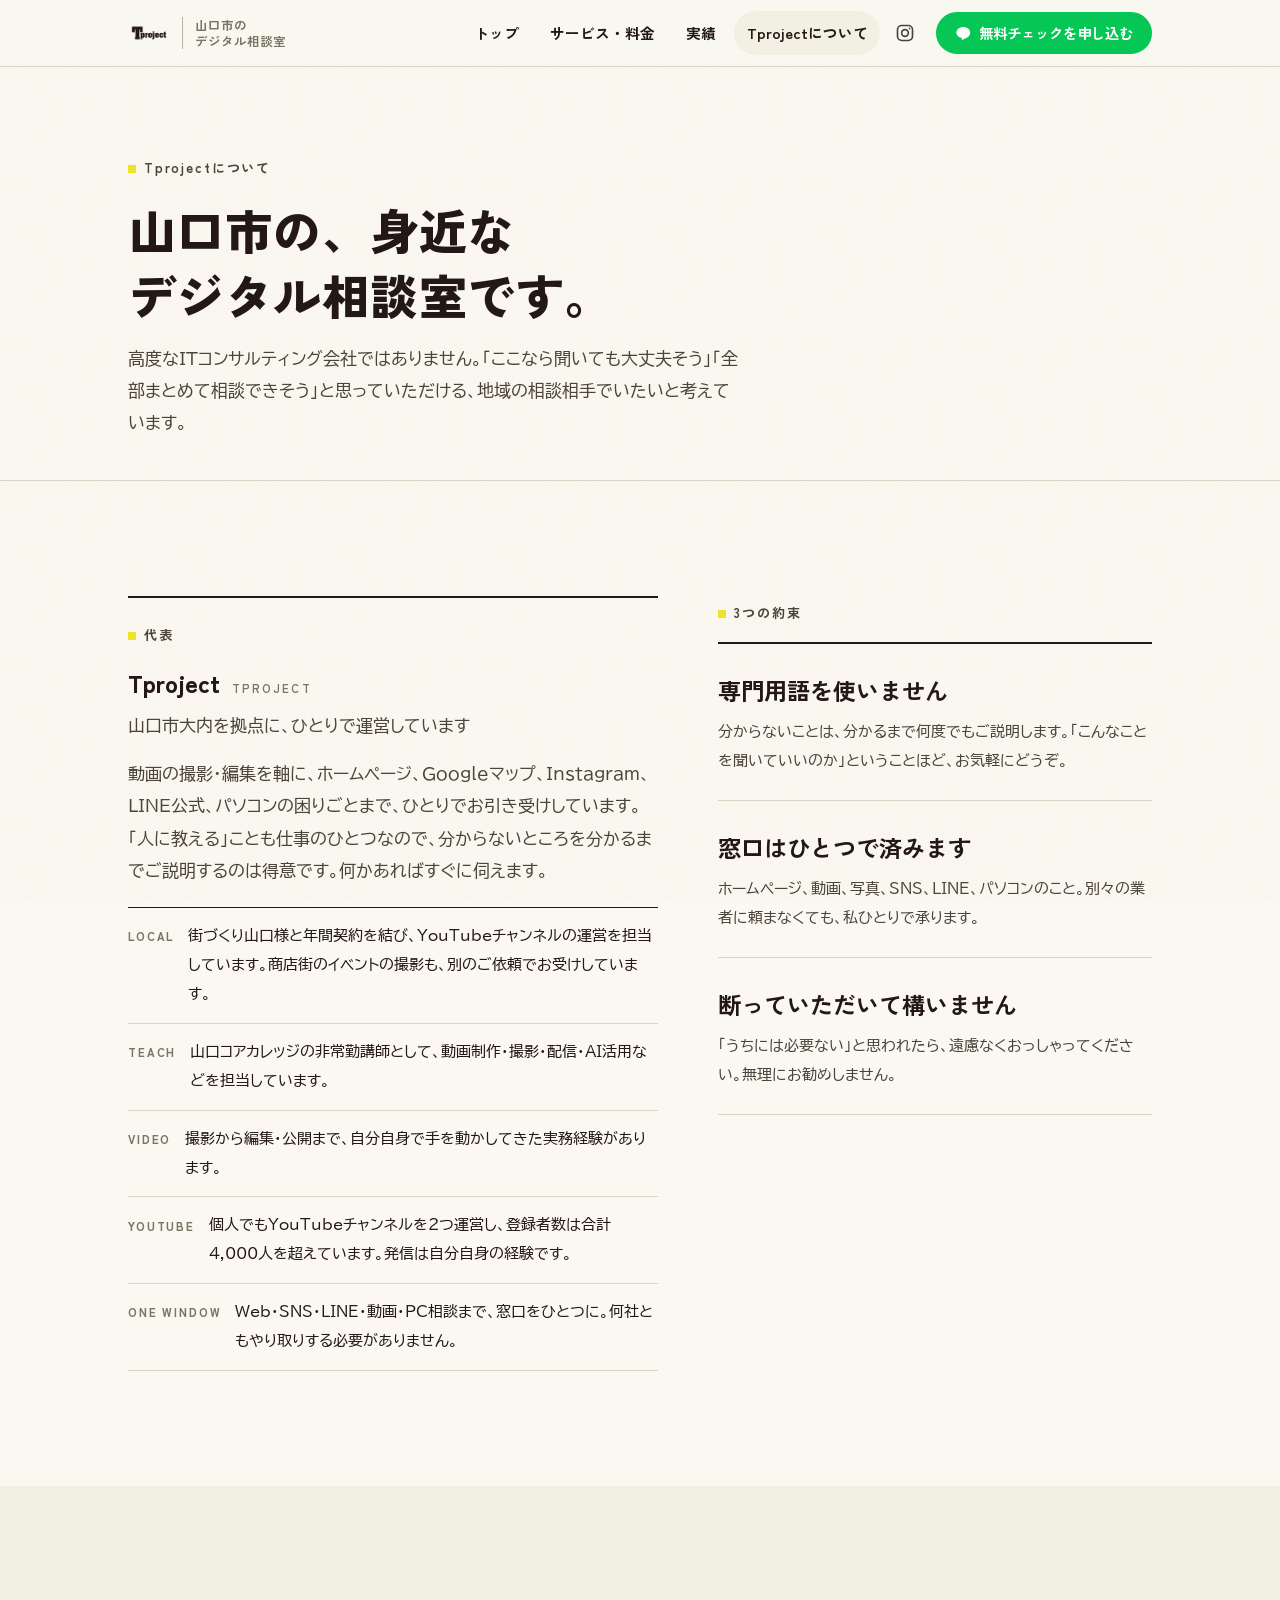
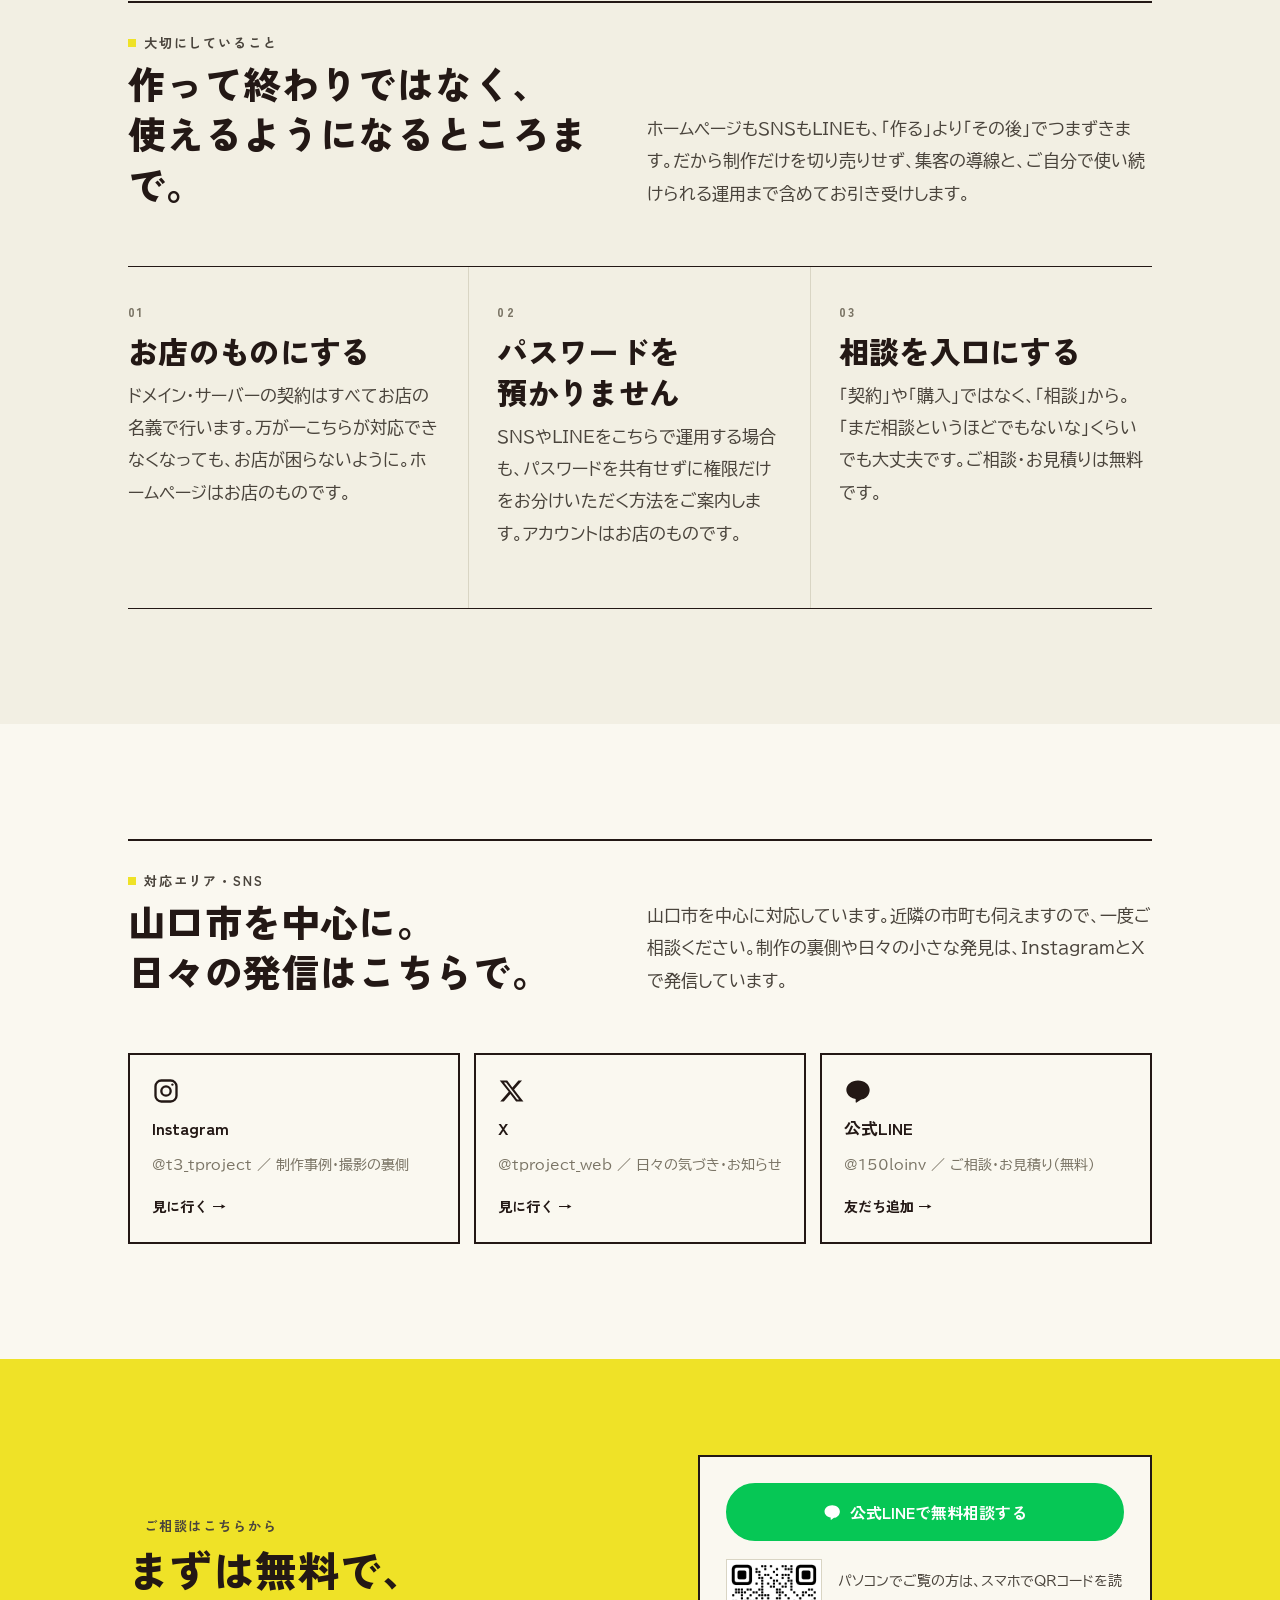
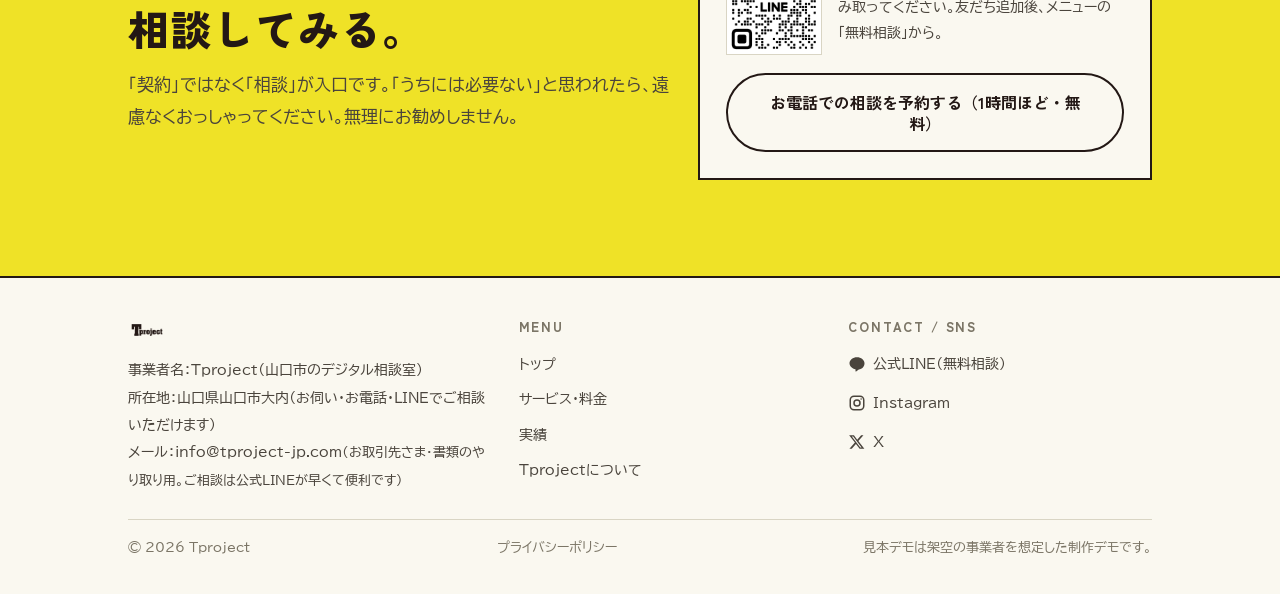
<file: about/index.html>
<!doctype html>
<html lang="ja">
<head>
<meta charset="utf-8">
<meta name="viewport" content="width=device-width, initial-scale=1">
<title>Tprojectについて｜山口市のデジタル相談室</title>
<meta name="description" content="Tprojectは、山口市の店舗・小規模事業者のための身近なデジタル相談室です。動画制作・撮影・Web・LINE・PC相談まで、ひとりの窓口でお引き受けします。">
<link rel="canonical" href="https://tproject-jp.com/about/">
<meta property="og:type" content="website">
<meta property="og:site_name" content="Tproject｜山口市のデジタル相談室">
<meta property="og:title" content="Tprojectについて">
<meta property="og:description" content="山口市の、身近なデジタル相談室。専門用語を使わず、窓口はひとつ。断っていただいて構いません。">
<meta property="og:url" content="https://tproject-jp.com/about/">
<meta property="og:image" content="https://tproject-jp.com/assets/img/og.png">
<meta name="twitter:card" content="summary_large_image">
<link rel="icon" href="../assets/img/favicon.png" type="image/png">
<link rel="apple-touch-icon" href="../assets/img/apple-touch-icon.png">
<link rel="preconnect" href="https://fonts.googleapis.com">
<link rel="preconnect" href="https://fonts.gstatic.com" crossorigin>
<link rel="stylesheet" href="https://fonts.googleapis.com/css2?family=Zen+Kaku+Gothic+New:wght@700;900&family=BIZ+UDPGothic:wght@400;700&display=swap">
<link rel="stylesheet" href="../assets/css/site.css?v=20261009">
<!-- Google tag (gtag.js) -->
<script async src="https://www.googletagmanager.com/gtag/js?id=G-36PFMJ6QZH"></script>
<script>
  window.dataLayer = window.dataLayer || [];
  function gtag(){dataLayer.push(arguments);}
  gtag('js', new Date());

  gtag('config', 'G-36PFMJ6QZH');
</script>
<!-- 構造化データ（Google向け） -->
<script type="application/ld+json">
{
 "@context": "https://schema.org",
 "@graph": [
  {
   "@type": "ProfessionalService",
   "@id": "https://tproject-jp.com/#business",
   "name": "Tproject",
   "alternateName": "Tproject｜山口市のデジタル相談室",
   "description": "山口市の店舗・小規模事業者向けに、ホームページ制作・Googleマップ・Instagram・LINE公式・写真・動画までまとめてサポートするデジタル相談窓口。作って終わりではなく、使えるようになるところまで。",
   "url": "https://tproject-jp.com/",
   "logo": "https://tproject-jp.com/assets/img/logo_black.png",
   "image": "https://tproject-jp.com/assets/img/og.png",
   "email": "info@tproject-jp.com",
   "address": {
    "@type": "PostalAddress",
    "addressLocality": "山口市",
    "addressRegion": "山口県",
    "addressCountry": "JP"
   },
   "areaServed": [
    {
     "@type": "City",
     "name": "山口市"
    },
    {
     "@type": "AdministrativeArea",
     "name": "山口県"
    }
   ],
   "priceRange": "¥¥",
   "sameAs": [
    "https://www.instagram.com/t3_tproject",
    "https://x.com/tproject_web",
    "https://line.me/R/ti/p/@150loinv"
   ],
   "knowsAbout": [
    "ホームページ制作",
    "Googleビジネスプロフィール",
    "Instagram運用",
    "LINE公式アカウント",
    "写真・動画撮影"
   ],
   "makesOffer": [
    {
     "@type": "Offer",
     "itemOffered": {
      "@type": "Service",
      "name": "ホームページ制作",
      "areaServed": "山口市"
     }
    },
    {
     "@type": "Offer",
     "itemOffered": {
      "@type": "Service",
      "name": "Googleマップ（ビジネスプロフィール）整備",
      "areaServed": "山口市"
     }
    },
    {
     "@type": "Offer",
     "itemOffered": {
      "@type": "Service",
      "name": "Instagram運用サポート",
      "areaServed": "山口市"
     }
    },
    {
     "@type": "Offer",
     "itemOffered": {
      "@type": "Service",
      "name": "LINE公式アカウント構築",
      "areaServed": "山口市"
     }
    },
    {
     "@type": "Offer",
     "itemOffered": {
      "@type": "Service",
      "name": "写真・動画撮影",
      "areaServed": "山口市"
     }
    }
   ]
  },
  {
   "@type": "WebSite",
   "@id": "https://tproject-jp.com/#website",
   "url": "https://tproject-jp.com/",
   "name": "Tproject｜山口市のデジタル相談室",
   "inLanguage": "ja",
   "publisher": {
    "@id": "https://tproject-jp.com/#business"
   }
  },
  {
   "@type": "BreadcrumbList",
   "itemListElement": [
    {
     "@type": "ListItem",
     "position": 1,
     "name": "トップ",
     "item": "https://tproject-jp.com/"
    },
    {
     "@type": "ListItem",
     "position": 2,
     "name": "Tprojectについて",
     "item": "https://tproject-jp.com/about/"
    }
   ]
  },
  {
   "@type": "WebPage",
   "@id": "https://tproject-jp.com/about/",
   "url": "https://tproject-jp.com/about/",
   "name": "Tprojectについて｜Tproject 山口市のデジタル相談室",
   "isPartOf": {
    "@id": "https://tproject-jp.com/#website"
   },
   "about": {
    "@id": "https://tproject-jp.com/#business"
   },
   "inLanguage": "ja"
  }
 ]
}
</script>
</head>
<body>

<header class="site-head">
  <div class="wrap">
    <a class="brand" href="../" aria-label="Tproject トップへ">
      <img src="../assets/img/logo_black.png" alt="Tproject" width="800" height="500">
      <small>山口市の<br>デジタル相談室</small>
    </a>
    <nav class="nav" aria-label="メインメニュー">
      <a href="../">トップ</a>
      <a href="../services/">サービス・料金</a>
      <a href="../works/">実績</a>
      <a href="./" aria-current="page">Tprojectについて</a>
      <a class="sns" href="https://www.instagram.com/t3_tproject" target="_blank" rel="noopener" aria-label="Instagram">
        <svg viewBox="0 0 24 24" fill="none" stroke="currentColor" stroke-width="2" stroke-linecap="round" stroke-linejoin="round" aria-hidden="true"><rect x="3" y="3" width="18" height="18" rx="5"/><circle cx="12" cy="12" r="4"/><circle cx="17.5" cy="6.5" r="1" fill="currentColor" stroke="none"/></svg>
      </a>
      <a class="btn line" href="https://line.me/R/ti/p/@150loinv" target="_blank" rel="noopener">
        <svg viewBox="0 0 24 24" fill="currentColor" aria-hidden="true"><path d="M12 3C6.5 3 2 6.6 2 11c0 3.9 3.4 7.2 8 7.9v2.6c0 .4.5.6.8.4l3.6-2.5C18.9 18.9 22 15.3 22 11c0-4.4-4.5-8-10-8z"/></svg>
        無料チェックを申し込む
      </a>
    </nav>
    <button class="menu-btn" aria-expanded="false" aria-controls="drawer"><i></i>メニュー</button>
  </div>
  <div class="drawer" id="drawer" data-open="false">
    <div class="wrap">
      <a href="../">トップ</a>
      <a href="../services/">サービス・料金</a>
      <a href="../works/">実績</a>
      <a href="./">Tprojectについて</a>
      <div class="drawer-sns">
        <a href="https://www.instagram.com/t3_tproject" target="_blank" rel="noopener"><svg viewBox="0 0 24 24" fill="none" stroke="currentColor" stroke-width="2" stroke-linecap="round" stroke-linejoin="round" aria-hidden="true"><rect x="3" y="3" width="18" height="18" rx="5"/><circle cx="12" cy="12" r="4"/><circle cx="17.5" cy="6.5" r="1" fill="currentColor" stroke="none"/></svg>Instagram</a>
        <a href="https://x.com/tproject_web" target="_blank" rel="noopener"><svg viewBox="0 0 24 24" fill="currentColor" aria-hidden="true"><path d="M17.5 3h3.1l-6.8 7.8L21.8 21h-6.3l-4.9-6.4L5 21H1.9l7.3-8.3L1.5 3h6.4l4.4 5.9L17.5 3zm-1.1 16.2h1.7L6.9 4.7H5.1l11.3 14.5z"/></svg>X</a>
      </div>
      <a class="btn line" href="https://line.me/R/ti/p/@150loinv" target="_blank" rel="noopener">公式LINEで無料チェック</a>
    </div>
  </div>
</header>

<main>

<section class="page-head">
  <div class="wrap">
    <p class="kicker">Tprojectについて</p>
    <h1>山口市の、身近な<br>デジタル相談室です。</h1>
    <p class="lead">高度なITコンサルティング会社ではありません。「ここなら聞いても大丈夫そう」「全部まとめて相談できそう」と思っていただける、地域の相談相手でいたいと考えています。</p>
  </div>
</section>

<!-- ========== プロフィール ========== -->
<section class="sec" id="profile">
  <div class="wrap">
    <div class="about-grid">
      <div class="profile reveal">
        <p class="kicker">代表</p>
        <p class="name" style="margin-top:10px">Tproject<small>TPROJECT</small></p>
        <p class="role">山口市大内を拠点に、ひとりで運営しています</p>
        <p class="bio">動画の撮影・編集を軸に、ホームページ、Googleマップ、Instagram、LINE公式、パソコンの困りごとまで、ひとりでお引き受けしています。「人に教える」ことも仕事のひとつなので、分からないところを分かるまでご説明するのは得意です。何かあればすぐに伺えます。</p>
        <ul class="facts">
          <li><b>LOCAL</b><span>街づくり山口様と年間契約を結び、YouTubeチャンネルの運営を担当しています。商店街のイベントの撮影も、別のご依頼でお受けしています。</span></li>
          <li><b>TEACH</b><span>山口コアカレッジの非常勤講師として、動画制作・撮影・配信・AI活用などを担当しています。</span></li>
          <li><b>VIDEO</b><span>撮影から編集・公開まで、自分自身で手を動かしてきた実務経験があります。</span></li>
          <li><b>YOUTUBE</b><span>個人でもYouTubeチャンネルを2つ運営し、登録者数は合計4,000人を超えています。発信は自分自身の経験です。</span></li>
          <li><b>ONE WINDOW</b><span>Web・SNS・LINE・動画・PC相談まで、窓口をひとつに。何社ともやり取りする必要がありません。</span></li>
        </ul>
      </div>

      <div class="reveal">
        <p class="kicker">3つの約束</p>
        <ul class="vow" style="margin-top:14px">
          <li><b>専門用語を使いません</b><p>分からないことは、分かるまで何度でもご説明します。「こんなことを聞いていいのか」ということほど、お気軽にどうぞ。</p></li>
          <li><b>窓口はひとつで済みます</b><p>ホームページ、動画、写真、SNS、LINE、パソコンのこと。別々の業者に頼まなくても、私ひとりで承ります。</p></li>
          <li><b>断っていただいて構いません</b><p>「うちには必要ない」と思われたら、遠慮なくおっしゃってください。無理にお勧めしません。</p></li>
        </ul>
      </div>
    </div>
  </div>
</section>

<!-- ========== 考え方 ========== -->
<section class="sec" id="policy" style="background:var(--paper-2)">
  <div class="wrap">
    <div class="sec-head reveal">
      <div>
        <p class="kicker">大切にしていること</p>
        <h2>作って終わりではなく、<br>使えるようになるところまで。</h2>
      </div>
      <p class="lead">ホームページもSNSもLINEも、「作る」より「その後」でつまずきます。だから制作だけを切り売りせず、集客の導線と、ご自分で使い続けられる運用まで含めてお引き受けします。</p>
    </div>
    <div class="three reveal">
      <div>
        <p class="num">01</p>
        <h3>お店のものにする</h3>
        <p class="d">ドメイン・サーバーの契約はすべてお店の名義で行います。万が一こちらが対応できなくなっても、お店が困らないように。ホームページはお店のものです。</p>
      </div>
      <div>
        <p class="num">02</p>
        <h3>パスワードを預かりません</h3>
        <p class="d">SNSやLINEをこちらで運用する場合も、パスワードを共有せずに権限だけをお分けいただく方法をご案内します。アカウントはお店のものです。</p>
      </div>
      <div>
        <p class="num">03</p>
        <h3>相談を入口にする</h3>
        <p class="d">「契約」や「購入」ではなく、「相談」から。「まだ相談というほどでもないな」くらいでも大丈夫です。ご相談・お見積りは無料です。</p>
      </div>
    </div>
  </div>
</section>

<!-- ========== 対応エリア・SNS ========== -->
<section class="sec" id="sns">
  <div class="wrap">
    <div class="sec-head reveal">
      <div>
        <p class="kicker">対応エリア・SNS</p>
        <h2>山口市を中心に。<br>日々の発信はこちらで。</h2>
      </div>
      <p class="lead">山口市を中心に対応しています。近隣の市町も伺えますので、一度ご相談ください。制作の裏側や日々の小さな発見は、InstagramとXで発信しています。</p>
    </div>
    <div class="sns-cards reveal">
      <a class="sns-card" href="https://www.instagram.com/t3_tproject" target="_blank" rel="noopener">
        <svg viewBox="0 0 24 24" fill="none" stroke="currentColor" stroke-width="2" stroke-linecap="round" stroke-linejoin="round" aria-hidden="true"><rect x="3" y="3" width="18" height="18" rx="5"/><circle cx="12" cy="12" r="4"/><circle cx="17.5" cy="6.5" r="1" fill="currentColor" stroke="none"/></svg>
        <b>Instagram</b>
        <small>@t3_tproject ／ 制作事例・撮影の裏側</small>
        <span class="go">見に行く</span>
      </a>
      <a class="sns-card" href="https://x.com/tproject_web" target="_blank" rel="noopener">
        <svg viewBox="0 0 24 24" fill="currentColor" aria-hidden="true"><path d="M17.5 3h3.1l-6.8 7.8L21.8 21h-6.3l-4.9-6.4L5 21H1.9l7.3-8.3L1.5 3h6.4l4.4 5.9L17.5 3zm-1.1 16.2h1.7L6.9 4.7H5.1l11.3 14.5z"/></svg>
        <b>X</b>
        <small>@tproject_web ／ 日々の気づき・お知らせ</small>
        <span class="go">見に行く</span>
      </a>
      <a class="sns-card" href="https://line.me/R/ti/p/@150loinv" target="_blank" rel="noopener">
        <svg viewBox="0 0 24 24" fill="currentColor" aria-hidden="true"><path d="M12 3C6.5 3 2 6.6 2 11c0 3.9 3.4 7.2 8 7.9v2.6c0 .4.5.6.8.4l3.6-2.5C18.9 18.9 22 15.3 22 11c0-4.4-4.5-8-10-8z"/></svg>
        <b>公式LINE</b>
        <small>@150loinv ／ ご相談・お見積り（無料）</small>
        <span class="go">友だち追加</span>
      </a>
    </div>
  </div>
</section>

<!-- ========== CTA ========== -->
<section class="cta" id="contact">
  <div class="wrap">
    <div class="reveal">
      <p class="kicker">ご相談はこちらから</p>
      <h2>まずは無料で、<br>相談してみる。</h2>
      <p>「契約」ではなく「相談」が入口です。「うちには必要ない」と思われたら、遠慮なくおっしゃってください。無理にお勧めしません。</p>
    </div>
    <div class="cta-box reveal">
      <a class="btn line" href="https://line.me/R/ti/p/@150loinv" target="_blank" rel="noopener">
        <svg viewBox="0 0 24 24" fill="currentColor" aria-hidden="true"><path d="M12 3C6.5 3 2 6.6 2 11c0 3.9 3.4 7.2 8 7.9v2.6c0 .4.5.6.8.4l3.6-2.5C18.9 18.9 22 15.3 22 11c0-4.4-4.5-8-10-8z"/></svg>
        公式LINEで無料相談する
      </a>
      <div class="qr">
        <img src="../assets/img/line_qr.png" alt="Tproject 公式LINE 友だち追加QRコード" width="540" height="540">
        <span>パソコンでご覧の方は、スマホでQRコードを読み取ってください。友だち追加後、メニューの「無料相談」から。</span>
      </div>
      <a class="btn ghost" href="https://calendar.app.google/cQAvLjoAgpNMy3as5" target="_blank" rel="noopener">お電話での相談を予約する<br class="brk">（1時間ほど・無料）</a>
    </div>
  </div>
</section>

</main>

<footer class="site-foot">
  <div class="wrap">
    <div>
      <a class="brand" href="../"><img src="../assets/img/logo_black.png" alt="Tproject" width="800" height="500"></a>
      <p style="margin-top:14px">事業者名：Tproject（山口市のデジタル相談室）<br>所在地：山口県山口市大内（お伺い・お電話・LINEでご相談いただけます）<br>メール：<a href="mailto:info@tproject-jp.com">info@tproject-jp.com</a><span style="font-size:.88em">（お取引先さま・書類のやり取り用。ご相談は公式LINEが早くて便利です）</span></p>
    </div>
    <div>
      <h4>MENU</h4>
      <ul>
        <li><a href="../">トップ</a></li>
        <li><a href="../services/">サービス・料金</a></li>
        <li><a href="../works/">実績</a></li>
        <li><a href="./">Tprojectについて</a></li>
      </ul>
    </div>
    <div>
      <h4>CONTACT / SNS</h4>
      <ul class="sns">
        <li><a href="https://line.me/R/ti/p/@150loinv" target="_blank" rel="noopener"><svg viewBox="0 0 24 24" fill="currentColor" aria-hidden="true"><path d="M12 3C6.5 3 2 6.6 2 11c0 3.9 3.4 7.2 8 7.9v2.6c0 .4.5.6.8.4l3.6-2.5C18.9 18.9 22 15.3 22 11c0-4.4-4.5-8-10-8z"/></svg>公式LINE（無料相談）</a></li>
        <li><a href="https://www.instagram.com/t3_tproject" target="_blank" rel="noopener"><svg viewBox="0 0 24 24" fill="none" stroke="currentColor" stroke-width="2" stroke-linecap="round" aria-hidden="true"><rect x="3" y="3" width="18" height="18" rx="5"/><circle cx="12" cy="12" r="4"/><circle cx="17.5" cy="6.5" r="1" fill="currentColor" stroke="none"/></svg>Instagram</a></li>
        <li><a href="https://x.com/tproject_web" target="_blank" rel="noopener"><svg viewBox="0 0 24 24" fill="currentColor" aria-hidden="true"><path d="M17.5 3h3.1l-6.8 7.8L21.8 21h-6.3l-4.9-6.4L5 21H1.9l7.3-8.3L1.5 3h6.4l4.4 5.9L17.5 3zm-1.1 16.2h1.7L6.9 4.7H5.1l11.3 14.5z"/></svg>X</a></li>
      </ul>
    </div>
    <div class="copy">
      <span>© <span id="year">2026</span> Tproject</span>
      <span><a href="/privacy/">プライバシーポリシー</a></span>
      <span>見本デモは架空の事業者を想定した制作デモです。</span>
    </div>
  </div>
</footer>

<!-- 浮くLINEボタン（スマホ専用。ヘッダーのボタンが隠れる幅で唯一の常時導線） -->
<a class="line-float" href="https://line.me/R/ti/p/@150loinv" target="_blank" rel="noopener" aria-label="公式LINEで無料相談する">
  <span class="ic"><svg viewBox="0 0 24 24" fill="currentColor" aria-hidden="true"><path d="M12 3C6.5 3 2 6.6 2 11c0 3.9 3.4 7.2 8 7.9v2.6c0 .4.5.6.8.4l3.6-2.5C18.9 18.9 22 15.3 22 11c0-4.4-4.5-8-10-8z"/></svg></span>
  <span class="tx">無料チェック<small>公式LINE・まだ決めていなくてOK</small></span>
</a>

<script src="../assets/js/site.js?v=20261009" defer></script>
</body>
</html>
</file>
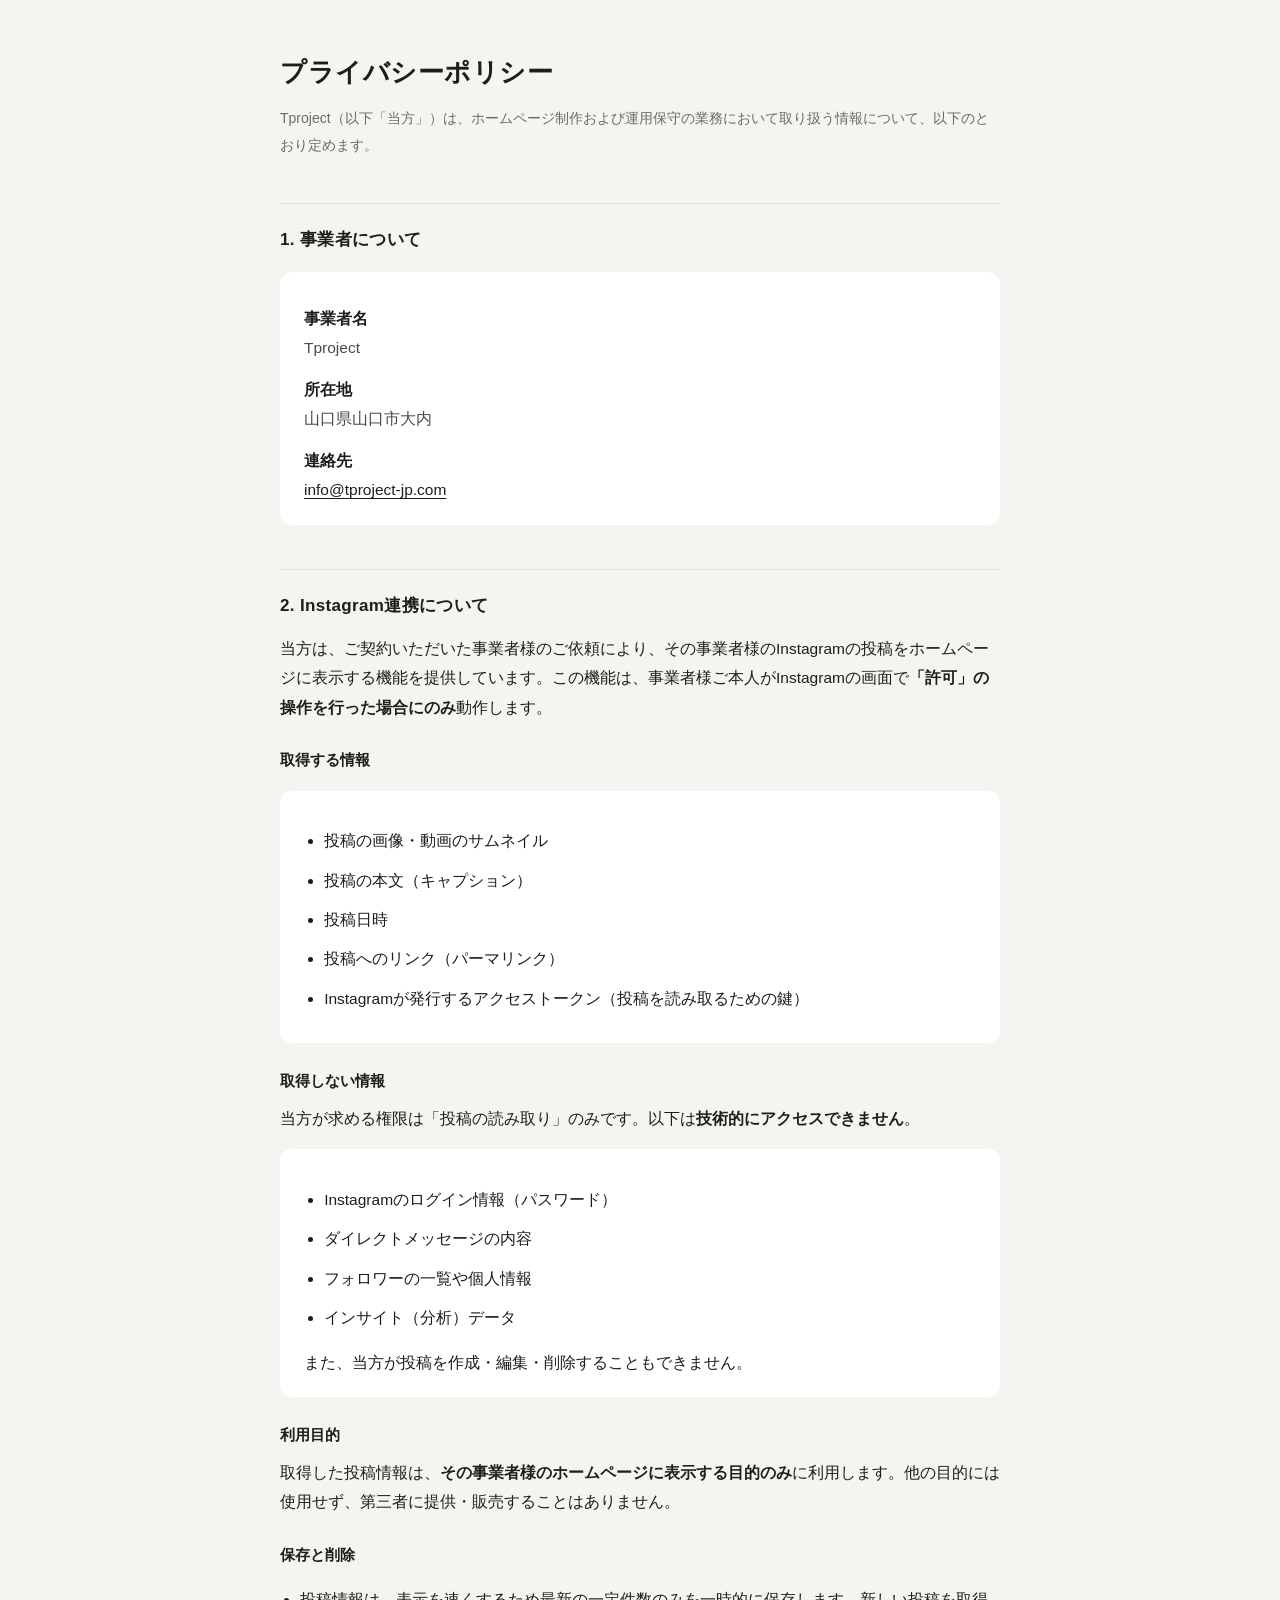
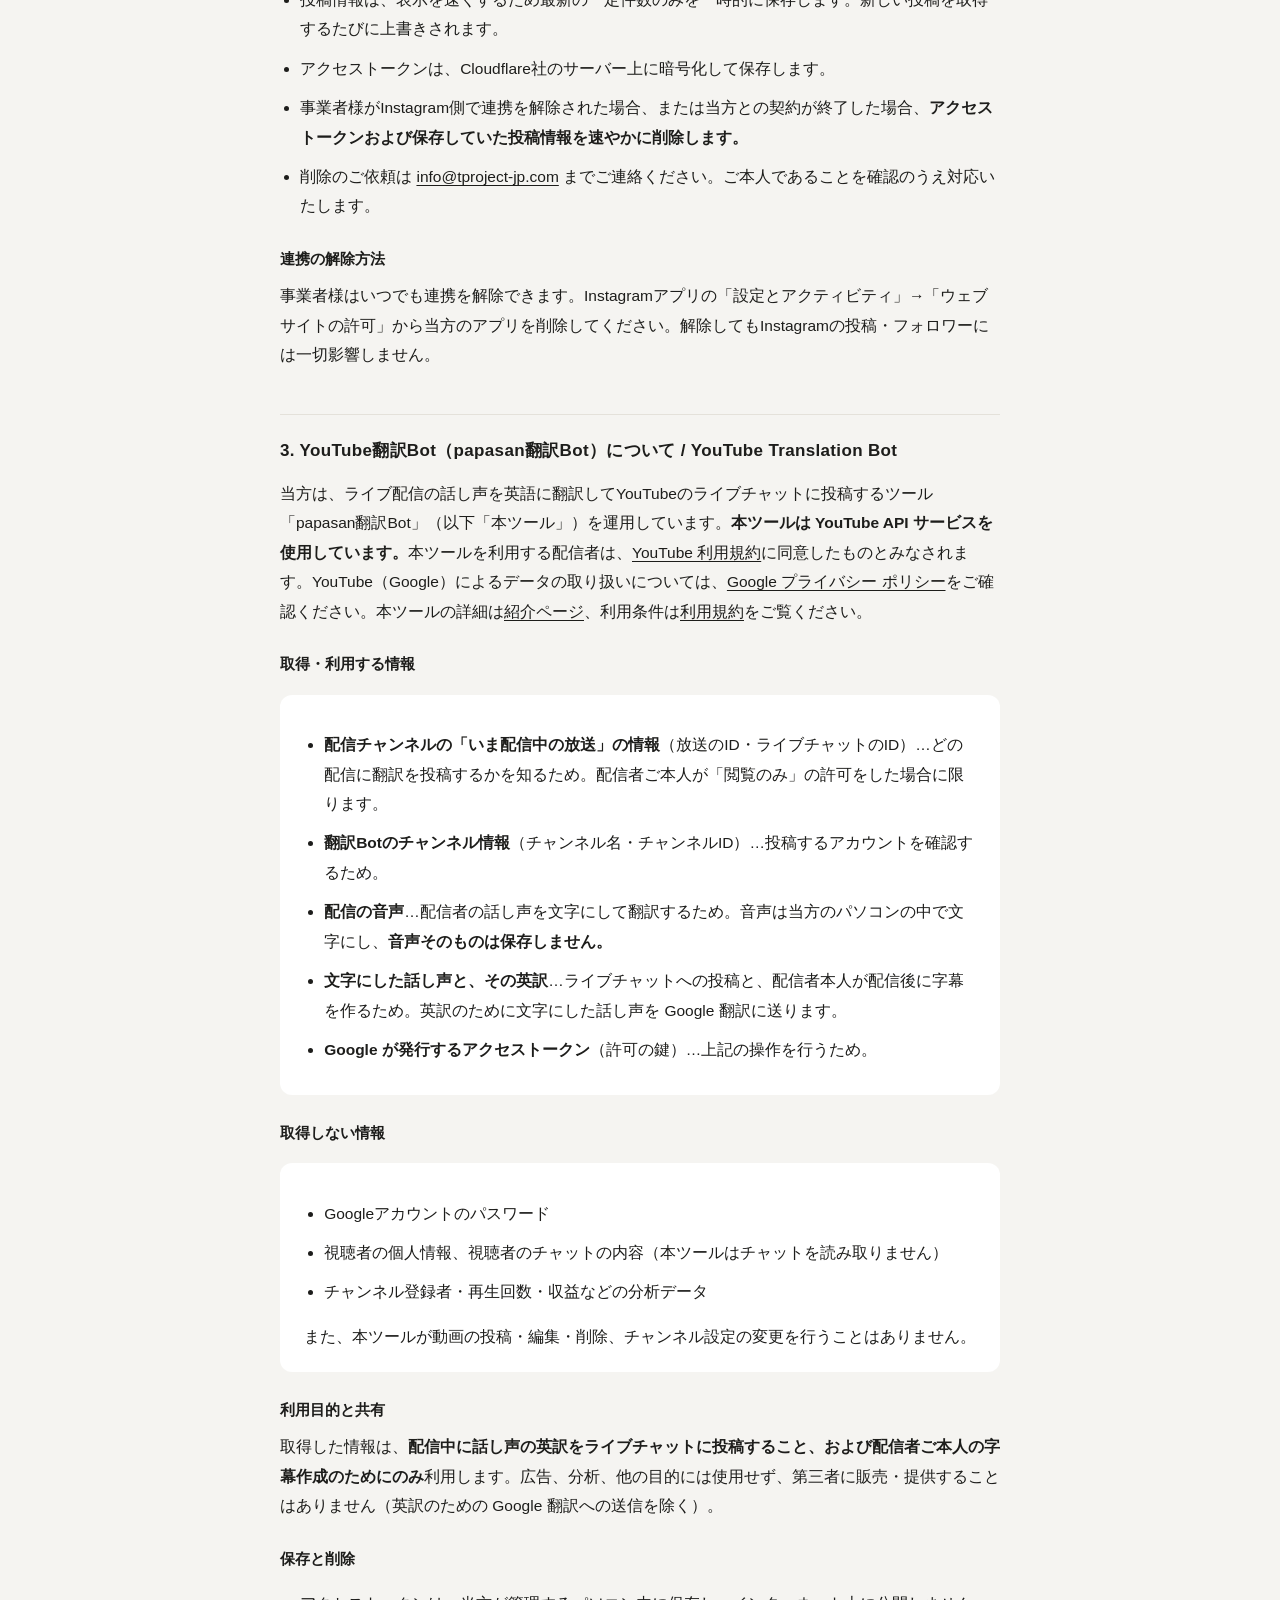
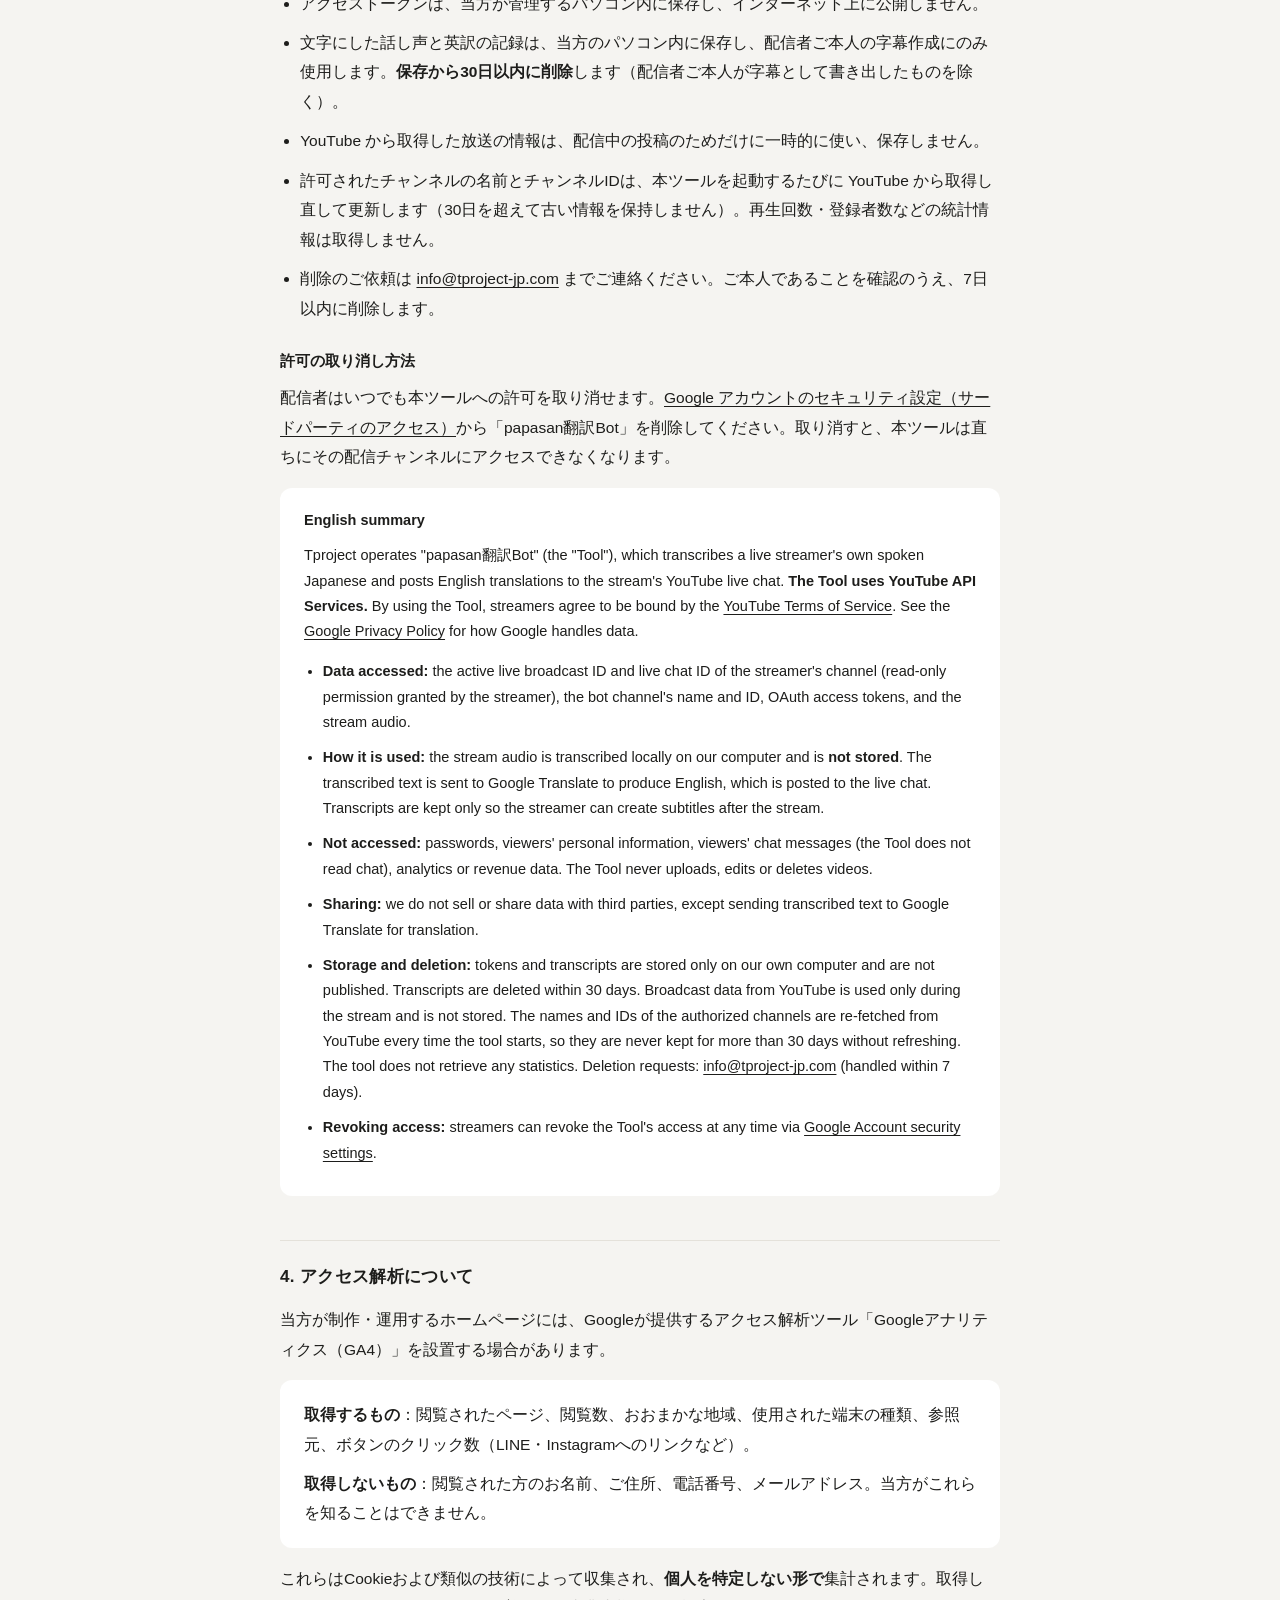
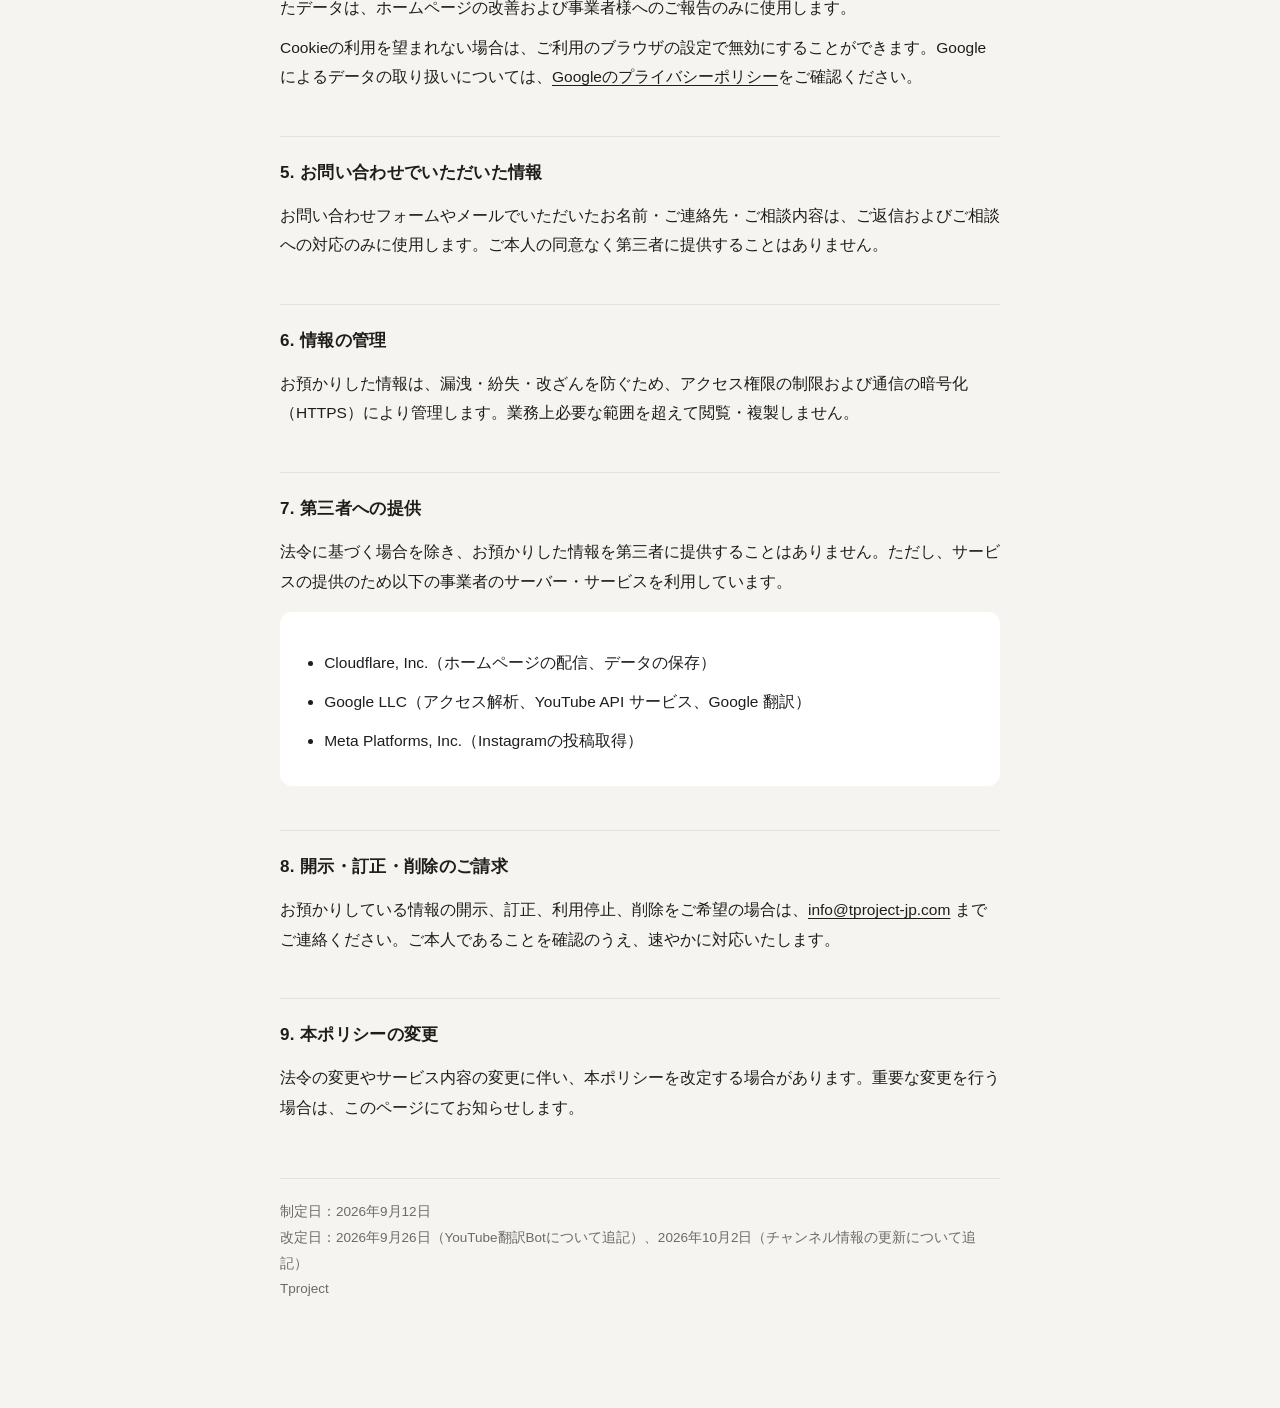
<file: privacy/index.html>
<!doctype html>
<html lang="ja">
<head>
<meta charset="utf-8">
<meta name="viewport" content="width=device-width,initial-scale=1">
<title>プライバシーポリシー｜Tproject</title>
<meta name="description" content="Tprojectがお客様および事業者様の情報をどのように取り扱うかについて定めたものです。">
<style>
  :root { color-scheme: light; }
  * { box-sizing: border-box; }
  body {
    margin: 0;
    padding: 48px 20px 96px;
    background: #f5f4f1;
    color: #1d1d1b;
    font-family: -apple-system, BlinkMacSystemFont, "Hiragino Sans", "Noto Sans JP", sans-serif;
    line-height: 1.9;
    font-size: 15.5px;
  }
  .wrap { max-width: 720px; margin: 0 auto; }
  h1 { font-size: 26px; letter-spacing: .02em; margin: 0 0 8px; }
  .lead { color: #6b6b66; font-size: 14px; margin: 0 0 40px; }
  h2 {
    font-size: 17px; margin: 44px 0 12px; padding-top: 20px;
    border-top: 1px solid #e4e1da; letter-spacing: .02em;
  }
  h3 { font-size: 15px; margin: 24px 0 8px; }
  p, li { margin: 0 0 10px; }
  ul { padding-left: 1.3em; }
  .box {
    background: #fff; border-radius: 12px; padding: 20px 24px; margin: 16px 0;
  }
  .box p:last-child, .box ul:last-child { margin-bottom: 0; }
  dl { margin: 0; }
  dt { font-weight: 600; margin-top: 12px; }
  dd { margin: 0 0 0 0; color: #4a4a45; }
  .box[lang="en"] { font-size: 14.5px; line-height: 1.75; }
  .date { margin-top: 56px; padding-top: 20px; border-top: 1px solid #e4e1da; font-size: 13.5px; color: #6b6b66; }
  a { color: #1d1d1b; text-underline-offset: 3px; }
  strong { font-weight: 600; }
</style>
</head>
<body>
<div class="wrap">

  <h1>プライバシーポリシー</h1>
  <p class="lead">Tproject（以下「当方」）は、ホームページ制作および運用保守の業務において取り扱う情報について、以下のとおり定めます。</p>

  <h2>1. 事業者について</h2>
  <div class="box">
    <dl>
      <dt>事業者名</dt><dd>Tproject</dd>
      <dt>所在地</dt><dd>山口県山口市大内</dd>
      <dt>連絡先</dt><dd><a href="mailto:info@tproject-jp.com">info@tproject-jp.com</a></dd>
    </dl>
  </div>

  <h2>2. Instagram連携について</h2>

  <p>当方は、ご契約いただいた事業者様のご依頼により、その事業者様のInstagramの投稿をホームページに表示する機能を提供しています。この機能は、事業者様ご本人がInstagramの画面で<strong>「許可」の操作を行った場合にのみ</strong>動作します。</p>

  <h3>取得する情報</h3>
  <div class="box">
    <ul>
      <li>投稿の画像・動画のサムネイル</li>
      <li>投稿の本文（キャプション）</li>
      <li>投稿日時</li>
      <li>投稿へのリンク（パーマリンク）</li>
      <li>Instagramが発行するアクセストークン（投稿を読み取るための鍵）</li>
    </ul>
  </div>

  <h3>取得しない情報</h3>
  <p>当方が求める権限は「投稿の読み取り」のみです。以下は<strong>技術的にアクセスできません</strong>。</p>
  <div class="box">
    <ul>
      <li>Instagramのログイン情報（パスワード）</li>
      <li>ダイレクトメッセージの内容</li>
      <li>フォロワーの一覧や個人情報</li>
      <li>インサイト（分析）データ</li>
    </ul>
    <p>また、当方が投稿を作成・編集・削除することもできません。</p>
  </div>

  <h3>利用目的</h3>
  <p>取得した投稿情報は、<strong>その事業者様のホームページに表示する目的のみ</strong>に利用します。他の目的には使用せず、第三者に提供・販売することはありません。</p>

  <h3>保存と削除</h3>
  <ul>
    <li>投稿情報は、表示を速くするため最新の一定件数のみを一時的に保存します。新しい投稿を取得するたびに上書きされます。</li>
    <li>アクセストークンは、Cloudflare社のサーバー上に暗号化して保存します。</li>
    <li>事業者様がInstagram側で連携を解除された場合、または当方との契約が終了した場合、<strong>アクセストークンおよび保存していた投稿情報を速やかに削除します。</strong></li>
    <li>削除のご依頼は <a href="mailto:info@tproject-jp.com">info@tproject-jp.com</a> までご連絡ください。ご本人であることを確認のうえ対応いたします。</li>
  </ul>

  <h3>連携の解除方法</h3>
  <p>事業者様はいつでも連携を解除できます。Instagramアプリの「設定とアクティビティ」→「ウェブサイトの許可」から当方のアプリを削除してください。解除してもInstagramの投稿・フォロワーには一切影響しません。</p>

  <h2 id="youtube">3. YouTube翻訳Bot（papasan翻訳Bot）について / YouTube Translation Bot</h2>

  <p>当方は、ライブ配信の話し声を英語に翻訳してYouTubeのライブチャットに投稿するツール「papasan翻訳Bot」（以下「本ツール」）を運用しています。<strong>本ツールは YouTube API サービスを使用しています。</strong>本ツールを利用する配信者は、<a href="https://www.youtube.com/t/terms" target="_blank" rel="noopener">YouTube 利用規約</a>に同意したものとみなされます。YouTube（Google）によるデータの取り扱いについては、<a href="https://policies.google.com/privacy" target="_blank" rel="noopener">Google プライバシー ポリシー</a>をご確認ください。本ツールの詳細は<a href="/translation-bot/">紹介ページ</a>、利用条件は<a href="/terms/">利用規約</a>をご覧ください。</p>

  <h3>取得・利用する情報</h3>
  <div class="box">
    <ul>
      <li><strong>配信チャンネルの「いま配信中の放送」の情報</strong>（放送のID・ライブチャットのID）…どの配信に翻訳を投稿するかを知るため。配信者ご本人が「閲覧のみ」の許可をした場合に限ります。</li>
      <li><strong>翻訳Botのチャンネル情報</strong>（チャンネル名・チャンネルID）…投稿するアカウントを確認するため。</li>
      <li><strong>配信の音声</strong>…配信者の話し声を文字にして翻訳するため。音声は当方のパソコンの中で文字にし、<strong>音声そのものは保存しません。</strong></li>
      <li><strong>文字にした話し声と、その英訳</strong>…ライブチャットへの投稿と、配信者本人が配信後に字幕を作るため。英訳のために文字にした話し声を Google 翻訳に送ります。</li>
      <li><strong>Google が発行するアクセストークン</strong>（許可の鍵）…上記の操作を行うため。</li>
    </ul>
  </div>

  <h3>取得しない情報</h3>
  <div class="box">
    <ul>
      <li>Googleアカウントのパスワード</li>
      <li>視聴者の個人情報、視聴者のチャットの内容（本ツールはチャットを読み取りません）</li>
      <li>チャンネル登録者・再生回数・収益などの分析データ</li>
    </ul>
    <p>また、本ツールが動画の投稿・編集・削除、チャンネル設定の変更を行うことはありません。</p>
  </div>

  <h3>利用目的と共有</h3>
  <p>取得した情報は、<strong>配信中に話し声の英訳をライブチャットに投稿すること、および配信者ご本人の字幕作成のためにのみ</strong>利用します。広告、分析、他の目的には使用せず、第三者に販売・提供することはありません（英訳のための Google 翻訳への送信を除く）。</p>

  <h3>保存と削除</h3>
  <ul>
    <li>アクセストークンは、当方が管理するパソコン内に保存し、インターネット上に公開しません。</li>
    <li>文字にした話し声と英訳の記録は、当方のパソコン内に保存し、配信者ご本人の字幕作成にのみ使用します。<strong>保存から30日以内に削除</strong>します（配信者ご本人が字幕として書き出したものを除く）。</li>
    <li>YouTube から取得した放送の情報は、配信中の投稿のためだけに一時的に使い、保存しません。</li>
    <li>許可されたチャンネルの名前とチャンネルIDは、本ツールを起動するたびに YouTube から取得し直して更新します（30日を超えて古い情報を保持しません）。再生回数・登録者数などの統計情報は取得しません。</li>
    <li>削除のご依頼は <a href="mailto:info@tproject-jp.com">info@tproject-jp.com</a> までご連絡ください。ご本人であることを確認のうえ、7日以内に削除します。</li>
  </ul>

  <h3>許可の取り消し方法</h3>
  <p>配信者はいつでも本ツールへの許可を取り消せます。<a href="https://security.google.com/settings/security/permissions" target="_blank" rel="noopener">Google アカウントのセキュリティ設定（サードパーティのアクセス）</a>から「papasan翻訳Bot」を削除してください。取り消すと、本ツールは直ちにその配信チャンネルにアクセスできなくなります。</p>

  <div class="box" lang="en">
    <p><strong>English summary</strong></p>
    <p>Tproject operates "papasan翻訳Bot" (the "Tool"), which transcribes a live streamer's own spoken Japanese and posts English translations to the stream's YouTube live chat. <strong>The Tool uses YouTube API Services.</strong> By using the Tool, streamers agree to be bound by the <a href="https://www.youtube.com/t/terms" target="_blank" rel="noopener">YouTube Terms of Service</a>. See the <a href="https://policies.google.com/privacy" target="_blank" rel="noopener">Google Privacy Policy</a> for how Google handles data.</p>
    <ul>
      <li><strong>Data accessed:</strong> the active live broadcast ID and live chat ID of the streamer's channel (read-only permission granted by the streamer), the bot channel's name and ID, OAuth access tokens, and the stream audio.</li>
      <li><strong>How it is used:</strong> the stream audio is transcribed locally on our computer and is <strong>not stored</strong>. The transcribed text is sent to Google Translate to produce English, which is posted to the live chat. Transcripts are kept only so the streamer can create subtitles after the stream.</li>
      <li><strong>Not accessed:</strong> passwords, viewers' personal information, viewers' chat messages (the Tool does not read chat), analytics or revenue data. The Tool never uploads, edits or deletes videos.</li>
      <li><strong>Sharing:</strong> we do not sell or share data with third parties, except sending transcribed text to Google Translate for translation.</li>
      <li><strong>Storage and deletion:</strong> tokens and transcripts are stored only on our own computer and are not published. Transcripts are deleted within 30 days. Broadcast data from YouTube is used only during the stream and is not stored. The names and IDs of the authorized channels are re-fetched from YouTube every time the tool starts, so they are never kept for more than 30 days without refreshing. The tool does not retrieve any statistics. Deletion requests: <a href="mailto:info@tproject-jp.com">info@tproject-jp.com</a> (handled within 7 days).</li>
      <li><strong>Revoking access:</strong> streamers can revoke the Tool's access at any time via <a href="https://security.google.com/settings/security/permissions" target="_blank" rel="noopener">Google Account security settings</a>.</li>
    </ul>
  </div>

  <h2>4. アクセス解析について</h2>

  <p>当方が制作・運用するホームページには、Googleが提供するアクセス解析ツール「Googleアナリティクス（GA4）」を設置する場合があります。</p>

  <div class="box">
    <p><strong>取得するもの</strong>：閲覧されたページ、閲覧数、おおまかな地域、使用された端末の種類、参照元、ボタンのクリック数（LINE・Instagramへのリンクなど）。</p>
    <p><strong>取得しないもの</strong>：閲覧された方のお名前、ご住所、電話番号、メールアドレス。当方がこれらを知ることはできません。</p>
  </div>

  <p>これらはCookieおよび類似の技術によって収集され、<strong>個人を特定しない形で</strong>集計されます。取得したデータは、ホームページの改善および事業者様へのご報告のみに使用します。</p>

  <p>Cookieの利用を望まれない場合は、ご利用のブラウザの設定で無効にすることができます。Googleによるデータの取り扱いについては、<a href="https://policies.google.com/privacy" target="_blank" rel="noopener">Googleのプライバシーポリシー</a>をご確認ください。</p>

  <h2>5. お問い合わせでいただいた情報</h2>
  <p>お問い合わせフォームやメールでいただいたお名前・ご連絡先・ご相談内容は、ご返信およびご相談への対応のみに使用します。ご本人の同意なく第三者に提供することはありません。</p>

  <h2>6. 情報の管理</h2>
  <p>お預かりした情報は、漏洩・紛失・改ざんを防ぐため、アクセス権限の制限および通信の暗号化（HTTPS）により管理します。業務上必要な範囲を超えて閲覧・複製しません。</p>

  <h2>7. 第三者への提供</h2>
  <p>法令に基づく場合を除き、お預かりした情報を第三者に提供することはありません。ただし、サービスの提供のため以下の事業者のサーバー・サービスを利用しています。</p>
  <div class="box">
    <ul>
      <li>Cloudflare, Inc.（ホームページの配信、データの保存）</li>
      <li>Google LLC（アクセス解析、YouTube API サービス、Google 翻訳）</li>
      <li>Meta Platforms, Inc.（Instagramの投稿取得）</li>
    </ul>
  </div>

  <h2>8. 開示・訂正・削除のご請求</h2>
  <p>お預かりしている情報の開示、訂正、利用停止、削除をご希望の場合は、<a href="mailto:info@tproject-jp.com">info@tproject-jp.com</a> までご連絡ください。ご本人であることを確認のうえ、速やかに対応いたします。</p>

  <h2>9. 本ポリシーの変更</h2>
  <p>法令の変更やサービス内容の変更に伴い、本ポリシーを改定する場合があります。重要な変更を行う場合は、このページにてお知らせします。</p>

  <p class="date">
    制定日：2026年9月12日<br>
    改定日：2026年9月26日（YouTube翻訳Botについて追記）、2026年10月2日（チャンネル情報の更新について追記）<br>
    Tproject
  </p>

</div>
</body>
</html>
</file>
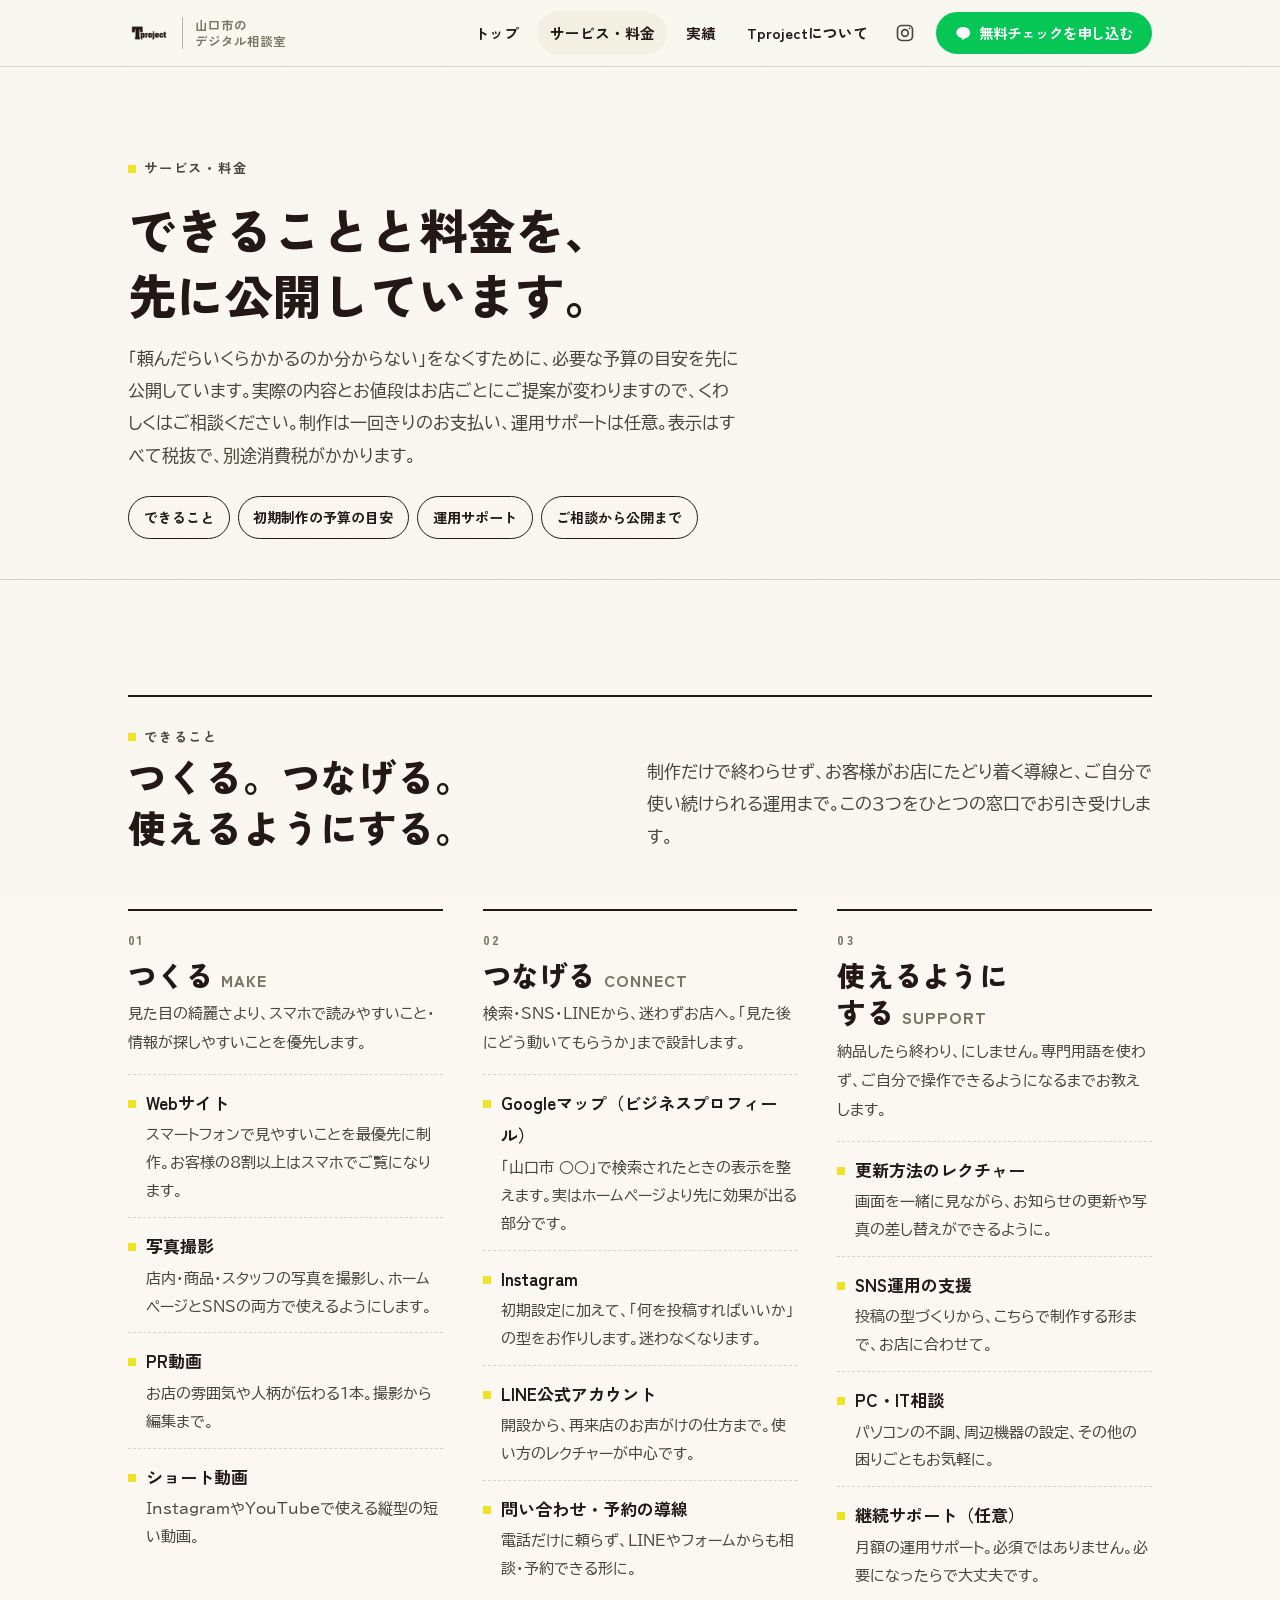
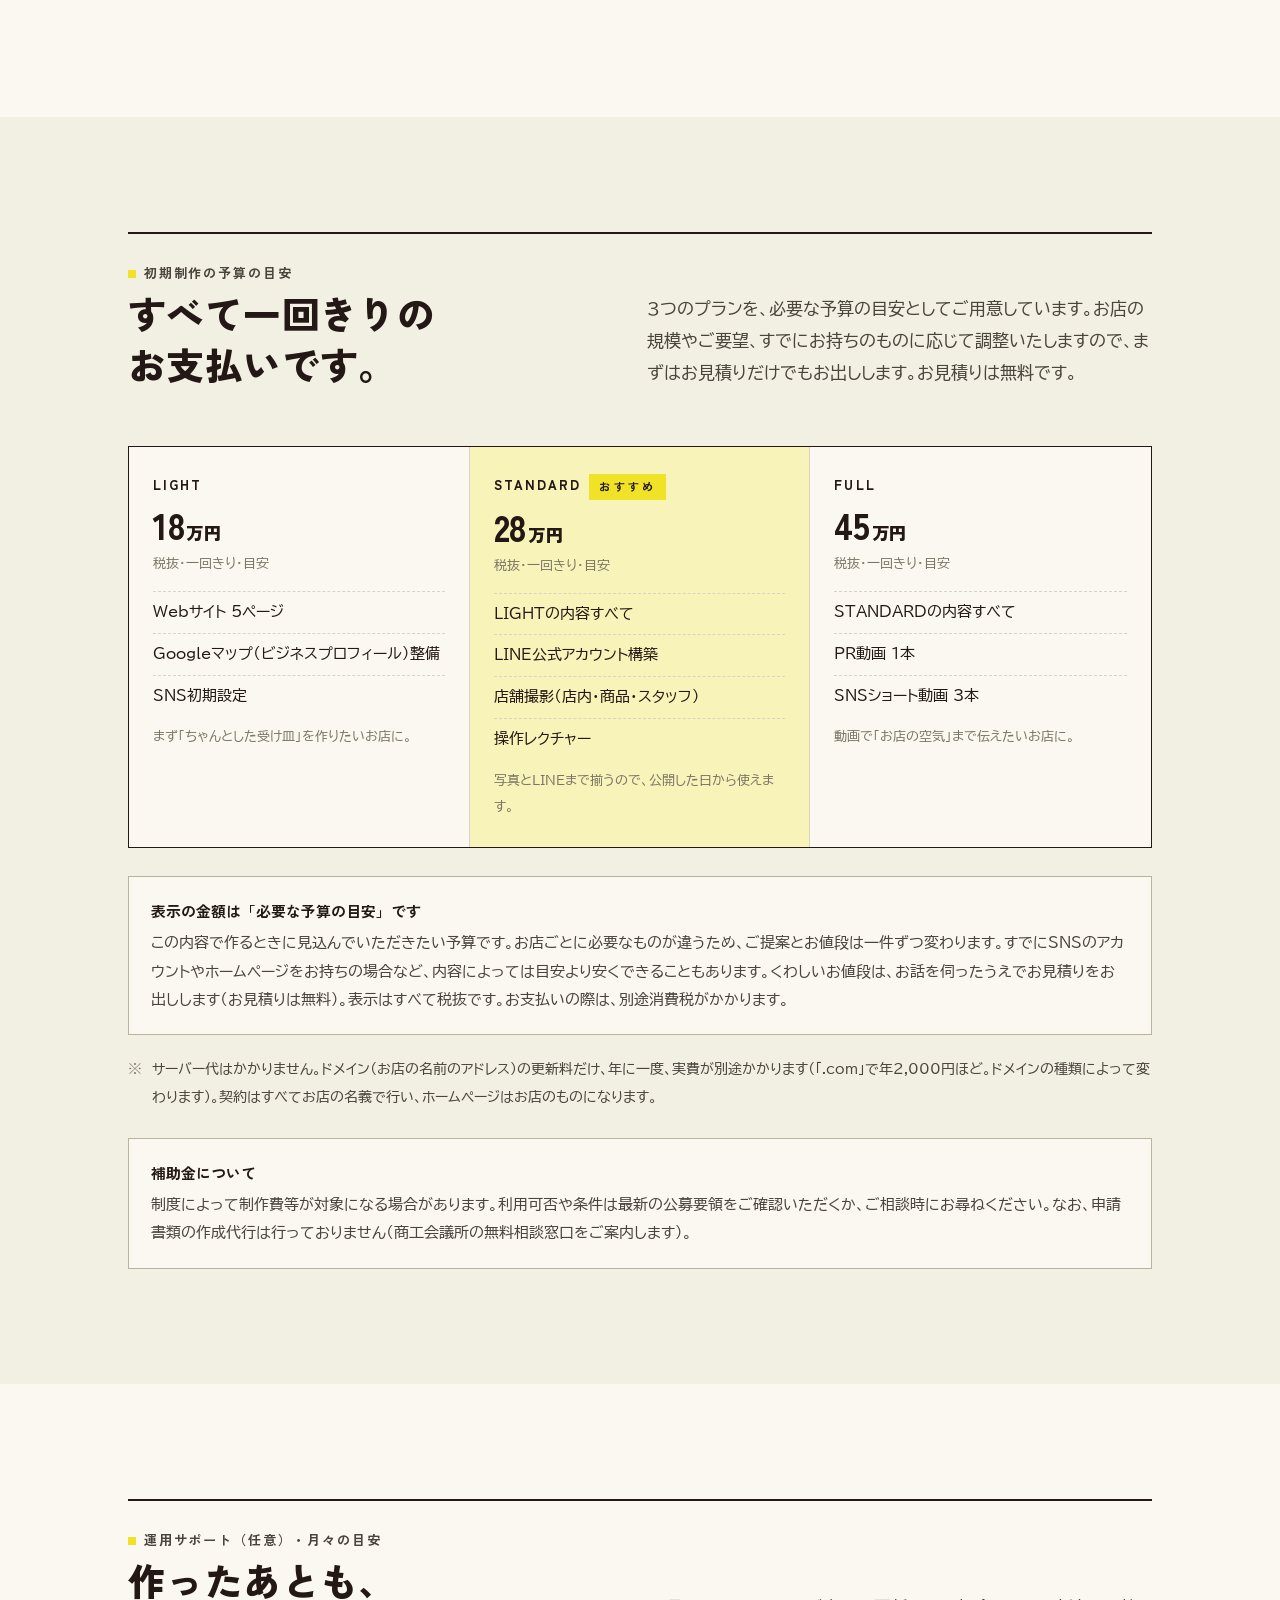
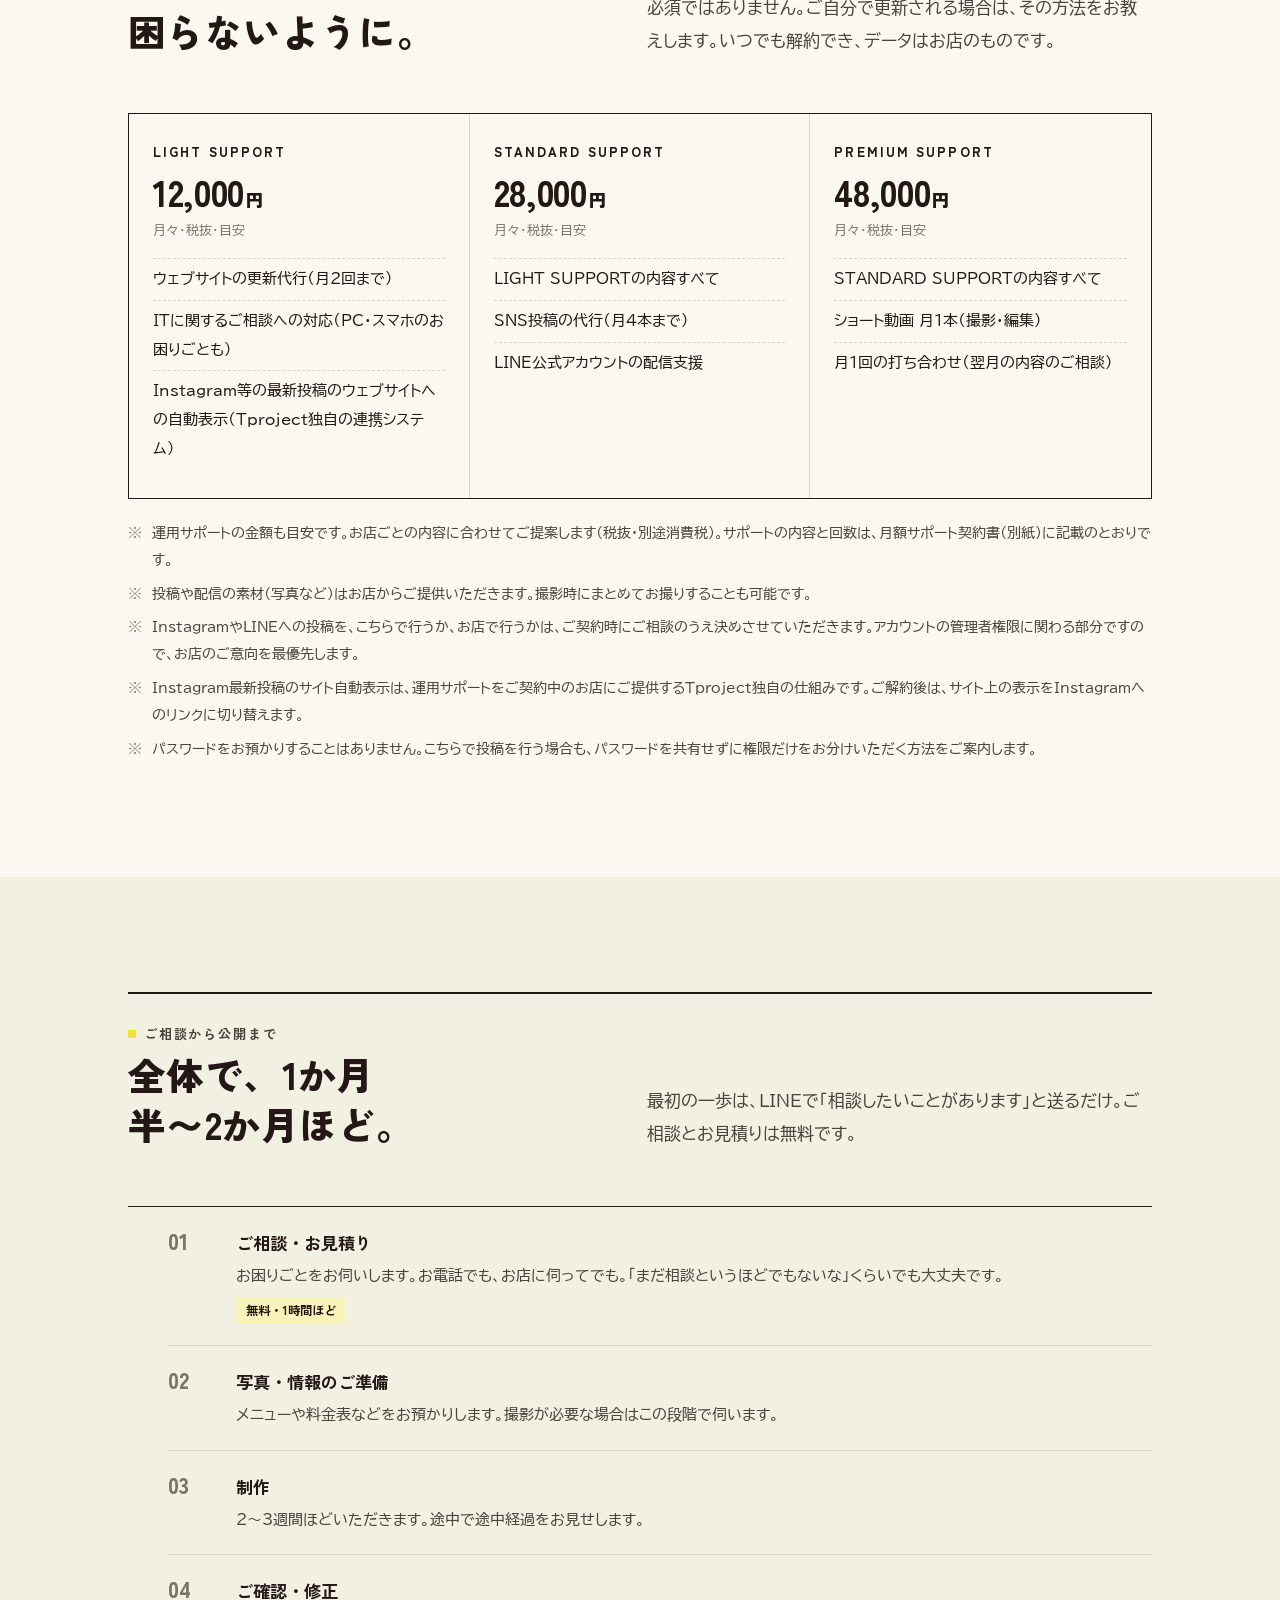
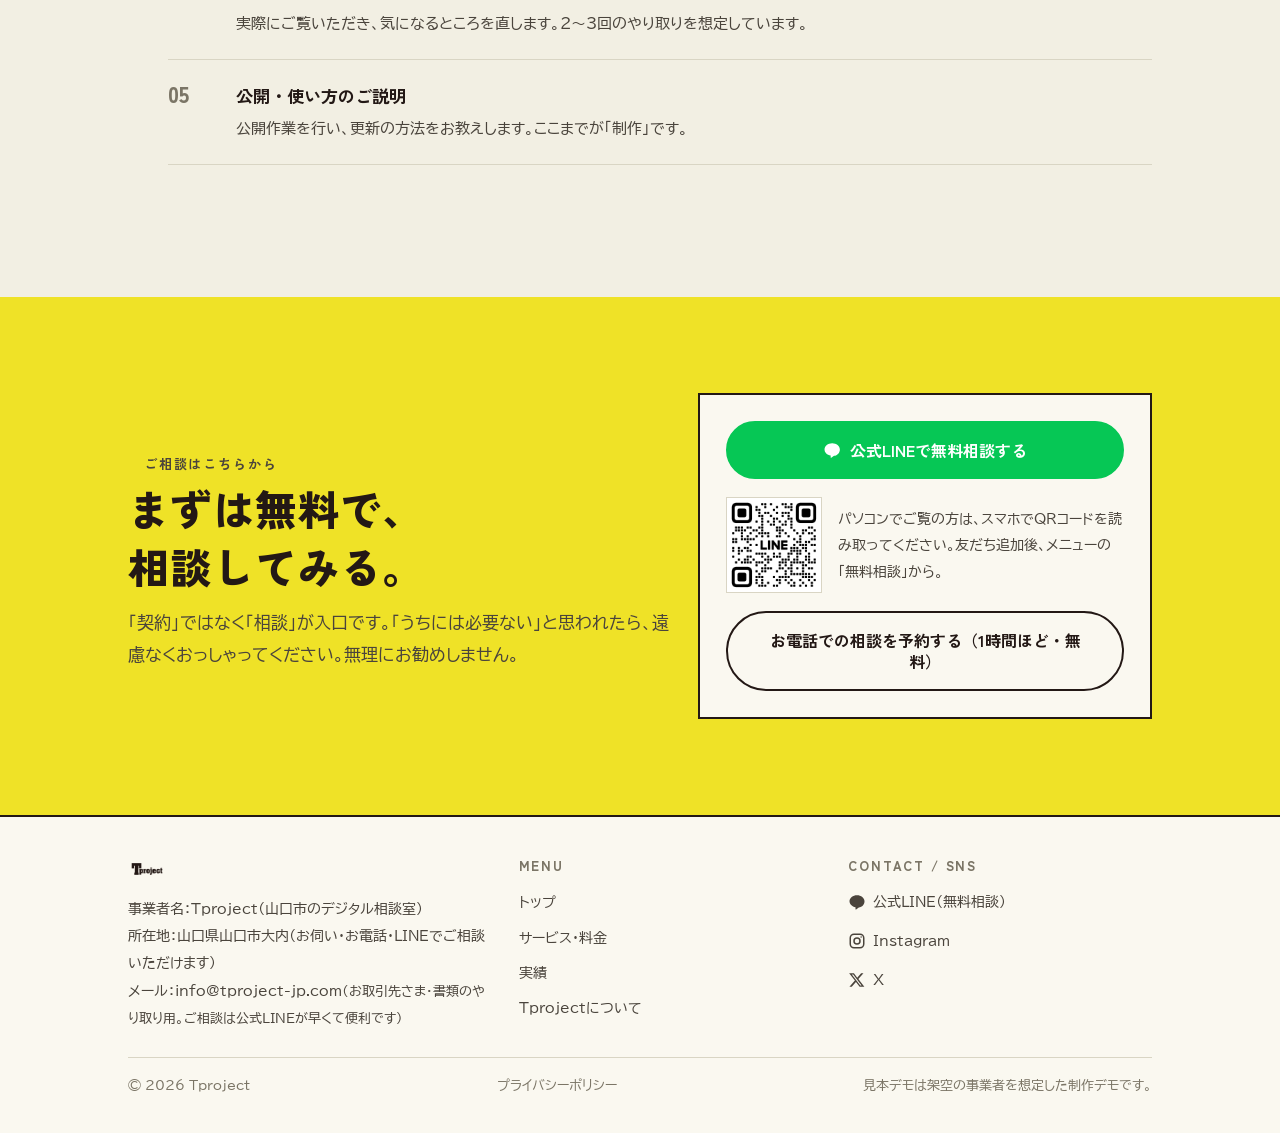
<file: services/index.html>
<!doctype html>
<html lang="ja">
<head>
<meta charset="utf-8">
<meta name="viewport" content="width=device-width, initial-scale=1">
<title>サービス・料金｜Tproject 山口市のデジタル相談室</title>
<meta name="description" content="Tprojectのサービス内容と、必要な予算の目安。ホームページ制作のライト18万円、LINE公式・撮影・レクチャー込みのスタンダード28万円、運用サポートは月12,000円（任意）。税抜・別途消費税。ご提案はお店ごとに変わります（お見積りは無料）。">
<link rel="canonical" href="https://tproject-jp.com/services/">
<meta property="og:type" content="website">
<meta property="og:site_name" content="Tproject｜山口市のデジタル相談室">
<meta property="og:title" content="サービス・料金｜Tproject">
<meta property="og:description" content="ホームページ・Googleマップ・Instagram・LINE公式・写真・動画。できることと料金を、先に公開しています。">
<meta property="og:url" content="https://tproject-jp.com/services/">
<meta property="og:image" content="https://tproject-jp.com/assets/img/og.png">
<meta name="twitter:card" content="summary_large_image">
<link rel="icon" href="../assets/img/favicon.png" type="image/png">
<link rel="apple-touch-icon" href="../assets/img/apple-touch-icon.png">
<link rel="preconnect" href="https://fonts.googleapis.com">
<link rel="preconnect" href="https://fonts.gstatic.com" crossorigin>
<link rel="stylesheet" href="https://fonts.googleapis.com/css2?family=Zen+Kaku+Gothic+New:wght@700;900&family=BIZ+UDPGothic:wght@400;700&display=swap">
<link rel="stylesheet" href="../assets/css/site.css?v=20261009">
<!-- Google tag (gtag.js) -->
<script async src="https://www.googletagmanager.com/gtag/js?id=G-36PFMJ6QZH"></script>
<script>
  window.dataLayer = window.dataLayer || [];
  function gtag(){dataLayer.push(arguments);}
  gtag('js', new Date());

  gtag('config', 'G-36PFMJ6QZH');
</script>
<!-- 構造化データ（Google向け） -->
<script type="application/ld+json">
{
 "@context": "https://schema.org",
 "@graph": [
  {
   "@type": "ProfessionalService",
   "@id": "https://tproject-jp.com/#business",
   "name": "Tproject",
   "alternateName": "Tproject｜山口市のデジタル相談室",
   "description": "山口市の店舗・小規模事業者向けに、ホームページ制作・Googleマップ・Instagram・LINE公式・写真・動画までまとめてサポートするデジタル相談窓口。作って終わりではなく、使えるようになるところまで。",
   "url": "https://tproject-jp.com/",
   "logo": "https://tproject-jp.com/assets/img/logo_black.png",
   "image": "https://tproject-jp.com/assets/img/og.png",
   "email": "info@tproject-jp.com",
   "address": {
    "@type": "PostalAddress",
    "addressLocality": "山口市",
    "addressRegion": "山口県",
    "addressCountry": "JP"
   },
   "areaServed": [
    {
     "@type": "City",
     "name": "山口市"
    },
    {
     "@type": "AdministrativeArea",
     "name": "山口県"
    }
   ],
   "priceRange": "¥¥",
   "sameAs": [
    "https://www.instagram.com/t3_tproject",
    "https://x.com/tproject_web",
    "https://line.me/R/ti/p/@150loinv"
   ],
   "knowsAbout": [
    "ホームページ制作",
    "Googleビジネスプロフィール",
    "Instagram運用",
    "LINE公式アカウント",
    "写真・動画撮影"
   ],
   "makesOffer": [
    {
     "@type": "Offer",
     "itemOffered": {
      "@type": "Service",
      "name": "ホームページ制作",
      "areaServed": "山口市"
     }
    },
    {
     "@type": "Offer",
     "itemOffered": {
      "@type": "Service",
      "name": "Googleマップ（ビジネスプロフィール）整備",
      "areaServed": "山口市"
     }
    },
    {
     "@type": "Offer",
     "itemOffered": {
      "@type": "Service",
      "name": "Instagram運用サポート",
      "areaServed": "山口市"
     }
    },
    {
     "@type": "Offer",
     "itemOffered": {
      "@type": "Service",
      "name": "LINE公式アカウント構築",
      "areaServed": "山口市"
     }
    },
    {
     "@type": "Offer",
     "itemOffered": {
      "@type": "Service",
      "name": "写真・動画撮影",
      "areaServed": "山口市"
     }
    }
   ]
  },
  {
   "@type": "WebSite",
   "@id": "https://tproject-jp.com/#website",
   "url": "https://tproject-jp.com/",
   "name": "Tproject｜山口市のデジタル相談室",
   "inLanguage": "ja",
   "publisher": {
    "@id": "https://tproject-jp.com/#business"
   }
  },
  {
   "@type": "BreadcrumbList",
   "itemListElement": [
    {
     "@type": "ListItem",
     "position": 1,
     "name": "トップ",
     "item": "https://tproject-jp.com/"
    },
    {
     "@type": "ListItem",
     "position": 2,
     "name": "サービス・料金",
     "item": "https://tproject-jp.com/services/"
    }
   ]
  },
  {
   "@type": "WebPage",
   "@id": "https://tproject-jp.com/services/",
   "url": "https://tproject-jp.com/services/",
   "name": "サービス・料金｜Tproject 山口市のデジタル相談室",
   "isPartOf": {
    "@id": "https://tproject-jp.com/#website"
   },
   "about": {
    "@id": "https://tproject-jp.com/#business"
   },
   "inLanguage": "ja"
  }
 ]
}
</script>
</head>
<body>

<header class="site-head">
  <div class="wrap">
    <a class="brand" href="../" aria-label="Tproject トップへ">
      <img src="../assets/img/logo_black.png" alt="Tproject" width="800" height="500">
      <small>山口市の<br>デジタル相談室</small>
    </a>
    <nav class="nav" aria-label="メインメニュー">
      <a href="../">トップ</a>
      <a href="./" aria-current="page">サービス・料金</a>
      <a href="../works/">実績</a>
      <a href="../about/">Tprojectについて</a>
      <a class="sns" href="https://www.instagram.com/t3_tproject" target="_blank" rel="noopener" aria-label="Instagram">
        <svg viewBox="0 0 24 24" fill="none" stroke="currentColor" stroke-width="2" stroke-linecap="round" stroke-linejoin="round" aria-hidden="true"><rect x="3" y="3" width="18" height="18" rx="5"/><circle cx="12" cy="12" r="4"/><circle cx="17.5" cy="6.5" r="1" fill="currentColor" stroke="none"/></svg>
      </a>
      <a class="btn line" href="https://line.me/R/ti/p/@150loinv" target="_blank" rel="noopener">
        <svg viewBox="0 0 24 24" fill="currentColor" aria-hidden="true"><path d="M12 3C6.5 3 2 6.6 2 11c0 3.9 3.4 7.2 8 7.9v2.6c0 .4.5.6.8.4l3.6-2.5C18.9 18.9 22 15.3 22 11c0-4.4-4.5-8-10-8z"/></svg>
        無料チェックを申し込む
      </a>
    </nav>
    <button class="menu-btn" aria-expanded="false" aria-controls="drawer"><i></i>メニュー</button>
  </div>
  <div class="drawer" id="drawer" data-open="false">
    <div class="wrap">
      <a href="../">トップ</a>
      <a href="./">サービス・料金</a>
      <a href="../works/">実績</a>
      <a href="../about/">Tprojectについて</a>
      <div class="drawer-sns">
        <a href="https://www.instagram.com/t3_tproject" target="_blank" rel="noopener"><svg viewBox="0 0 24 24" fill="none" stroke="currentColor" stroke-width="2" stroke-linecap="round" stroke-linejoin="round" aria-hidden="true"><rect x="3" y="3" width="18" height="18" rx="5"/><circle cx="12" cy="12" r="4"/><circle cx="17.5" cy="6.5" r="1" fill="currentColor" stroke="none"/></svg>Instagram</a>
        <a href="https://x.com/tproject_web" target="_blank" rel="noopener"><svg viewBox="0 0 24 24" fill="currentColor" aria-hidden="true"><path d="M17.5 3h3.1l-6.8 7.8L21.8 21h-6.3l-4.9-6.4L5 21H1.9l7.3-8.3L1.5 3h6.4l4.4 5.9L17.5 3zm-1.1 16.2h1.7L6.9 4.7H5.1l11.3 14.5z"/></svg>X</a>
      </div>
      <a class="btn line" href="https://line.me/R/ti/p/@150loinv" target="_blank" rel="noopener">公式LINEで無料チェック</a>
    </div>
  </div>
</header>

<main>

<section class="page-head">
  <div class="wrap">
    <p class="kicker">サービス・料金</p>
    <h1>できることと料金を、<br>先に公開しています。</h1>
    <p class="lead">「頼んだらいくらかかるのか分からない」をなくすために、必要な予算の目安を先に公開しています。実際の内容とお値段はお店ごとにご提案が変わりますので、くわしくはご相談ください。制作は一回きりのお支払い、運用サポートは任意。表示はすべて税抜で、別途消費税がかかります。</p>
    <nav class="subnav" aria-label="ページ内">
      <a href="#make">できること</a>
      <a href="#pricing">初期制作の予算の目安</a>
      <a href="#support">運用サポート</a>
      <a href="#flow">ご相談から公開まで</a>
    </nav>
  </div>
</section>

<!-- ========== できること ========== -->
<section class="sec" id="make">
  <div class="wrap">
    <div class="sec-head reveal">
      <div>
        <p class="kicker">できること</p>
        <h2>つくる。つなげる。<br>使えるようにする。</h2>
      </div>
      <p class="lead">制作だけで終わらせず、お客様がお店にたどり着く導線と、ご自分で使い続けられる運用まで。この3つをひとつの窓口でお引き受けします。</p>
    </div>

    <div class="svc reveal">
      <article>
        <p class="num">01</p>
        <h3>つくる<em>MAKE</em></h3>
        <p class="d">見た目の綺麗さより、スマホで読みやすいこと・情報が探しやすいことを優先します。</p>
        <dl>
          <dt>Webサイト</dt><dd>スマートフォンで見やすいことを最優先に制作。お客様の8割以上はスマホでご覧になります。</dd>
          <dt>写真撮影</dt><dd>店内・商品・スタッフの写真を撮影し、ホームページとSNSの両方で使えるようにします。</dd>
          <dt>PR動画</dt><dd>お店の雰囲気や人柄が伝わる1本。撮影から編集まで。</dd>
          <dt>ショート動画</dt><dd>InstagramやYouTubeで使える縦型の短い動画。</dd>
        </dl>
      </article>
      <article>
        <p class="num">02</p>
        <h3>つなげる<em>CONNECT</em></h3>
        <p class="d">検索・SNS・LINEから、迷わずお店へ。「見た後にどう動いてもらうか」まで設計します。</p>
        <dl>
          <dt>Googleマップ（ビジネスプロフィール）</dt><dd>「山口市 ○○」で検索されたときの表示を整えます。実はホームページより先に効果が出る部分です。</dd>
          <dt>Instagram</dt><dd>初期設定に加えて、「何を投稿すればいいか」の型をお作りします。迷わなくなります。</dd>
          <dt>LINE公式アカウント</dt><dd>開設から、再来店のお声がけの仕方まで。使い方のレクチャーが中心です。</dd>
          <dt>問い合わせ・予約の導線</dt><dd>電話だけに頼らず、LINEやフォームからも相談・予約できる形に。</dd>
        </dl>
      </article>
      <article>
        <p class="num">03</p>
        <h3>使えるようにする<em>SUPPORT</em></h3>
        <p class="d">納品したら終わり、にしません。専門用語を使わず、ご自分で操作できるようになるまでお教えします。</p>
        <dl>
          <dt>更新方法のレクチャー</dt><dd>画面を一緒に見ながら、お知らせの更新や写真の差し替えができるように。</dd>
          <dt>SNS運用の支援</dt><dd>投稿の型づくりから、こちらで制作する形まで、お店に合わせて。</dd>
          <dt>PC・IT相談</dt><dd>パソコンの不調、周辺機器の設定、その他の困りごともお気軽に。</dd>
          <dt>継続サポート（任意）</dt><dd>月額の運用サポート。必須ではありません。必要になったらで大丈夫です。</dd>
        </dl>
      </article>
    </div>
  </div>
</section>

<!-- ========== 初期制作 料金 ========== -->
<section class="sec" id="pricing" style="background:var(--paper-2)">
  <div class="wrap">
    <div class="sec-head reveal">
      <div>
        <p class="kicker">初期制作の予算の目安</p>
        <h2>すべて一回きりの<br>お支払いです。</h2>
      </div>
      <p class="lead">3つのプランを、必要な予算の目安としてご用意しています。お店の規模やご要望、すでにお持ちのものに応じて調整いたしますので、まずはお見積りだけでもお出しします。お見積りは無料です。</p>
    </div>

    <div class="plans reveal">
      <div class="plan">
        <p class="n">LIGHT</p>
        <p class="price">18<small>万円</small></p>
        <p class="unit">税抜・一回きり・目安</p>
        <ul>
          <li>Webサイト 5ページ</li>
          <li>Googleマップ（ビジネスプロフィール）整備</li>
          <li>SNS初期設定</li>
        </ul>
        <p class="inc">まず「ちゃんとした受け皿」を作りたいお店に。</p>
      </div>
      <div class="plan rec">
        <p class="n">STANDARD<span class="pick">おすすめ</span></p>
        <p class="price">28<small>万円</small></p>
        <p class="unit">税抜・一回きり・目安</p>
        <ul>
          <li>LIGHTの内容すべて</li>
          <li>LINE公式アカウント構築</li>
          <li>店舗撮影（店内・商品・スタッフ）</li>
          <li>操作レクチャー</li>
        </ul>
        <p class="inc">写真とLINEまで揃うので、公開した日から使えます。</p>
      </div>
      <div class="plan">
        <p class="n">FULL</p>
        <p class="price">45<small>万円</small></p>
        <p class="unit">税抜・一回きり・目安</p>
        <ul>
          <li>STANDARDの内容すべて</li>
          <li>PR動画 1本</li>
          <li>SNSショート動画 3本</li>
        </ul>
        <p class="inc">動画で「お店の空気」まで伝えたいお店に。</p>
      </div>
    </div>
    <div class="subsidy-note reveal">
      <b>表示の金額は「必要な予算の目安」です</b>
      この内容で作るときに見込んでいただきたい予算です。お店ごとに必要なものが違うため、ご提案とお値段は一件ずつ変わります。すでにSNSのアカウントやホームページをお持ちの場合など、内容によっては目安より安くできることもあります。くわしいお値段は、お話を伺ったうえでお見積りをお出しします（お見積りは無料）。表示はすべて税抜です。お支払いの際は、別途消費税がかかります。
    </div>
    <ul class="terms reveal">
      <li>サーバー代はかかりません。ドメイン（お店の名前のアドレス）の更新料だけ、年に一度、実費が別途かかります（「.com」で年2,000円ほど。ドメインの種類によって変わります）。契約はすべてお店の名義で行い、ホームページはお店のものになります。</li>
    </ul>
    <div class="subsidy-note reveal">
      <b>補助金について</b>
      制度によって制作費等が対象になる場合があります。利用可否や条件は最新の公募要領をご確認いただくか、ご相談時にお尋ねください。なお、申請書類の作成代行は行っておりません（商工会議所の無料相談窓口をご案内します）。
    </div>
  </div>
</section>

<!-- ========== 運用サポート ========== -->
<section class="sec" id="support">
  <div class="wrap">
    <div class="sec-head reveal">
      <div>
        <p class="kicker">運用サポート（任意）・月々の目安</p>
        <h2>作ったあとも、<br>困らないように。</h2>
      </div>
      <p class="lead">必須ではありません。ご自分で更新される場合は、その方法をお教えします。いつでも解約でき、データはお店のものです。</p>
    </div>

    <div class="plans reveal">
      <div class="plan">
        <p class="n">LIGHT SUPPORT</p>
        <p class="price">12,000<small>円</small></p>
        <p class="unit">月々・税抜・目安</p>
        <ul>
          <li>ウェブサイトの更新代行（月2回まで）</li>
          <li>ITに関するご相談への対応（PC・スマホのお困りごとも）</li>
          <li>Instagram等の最新投稿のウェブサイトへの自動表示（Tproject独自の連携システム）</li>
        </ul>
      </div>
      <div class="plan">
        <p class="n">STANDARD SUPPORT</p>
        <p class="price">28,000<small>円</small></p>
        <p class="unit">月々・税抜・目安</p>
        <ul>
          <li>LIGHT SUPPORTの内容すべて</li>
          <li>SNS投稿の代行（月4本まで）</li>
          <li>LINE公式アカウントの配信支援</li>
        </ul>
      </div>
      <div class="plan">
        <p class="n">PREMIUM SUPPORT</p>
        <p class="price">48,000<small>円</small></p>
        <p class="unit">月々・税抜・目安</p>
        <ul>
          <li>STANDARD SUPPORTの内容すべて</li>
          <li>ショート動画 月1本（撮影・編集）</li>
          <li>月1回の打ち合わせ（翌月の内容のご相談）</li>
        </ul>
      </div>
    </div>
    <ul class="terms reveal">
      <li>運用サポートの金額も目安です。お店ごとの内容に合わせてご提案します（税抜・別途消費税）。サポートの内容と回数は、月額サポート契約書（別紙）に記載のとおりです。</li>
      <li>投稿や配信の素材（写真など）はお店からご提供いただきます。撮影時にまとめてお撮りすることも可能です。</li>
      <li>InstagramやLINEへの投稿を、こちらで行うか、お店で行うかは、ご契約時にご相談のうえ決めさせていただきます。アカウントの管理者権限に関わる部分ですので、お店のご意向を最優先します。</li>
      <li>Instagram最新投稿のサイト自動表示は、運用サポートをご契約中のお店にご提供するTproject独自の仕組みです。ご解約後は、サイト上の表示をInstagramへのリンクに切り替えます。</li>
      <li>パスワードをお預かりすることはありません。こちらで投稿を行う場合も、パスワードを共有せずに権限だけをお分けいただく方法をご案内します。</li>
    </ul>
  </div>
</section>

<!-- ========== 流れ ========== -->
<section class="sec" id="flow" style="background:var(--paper-2)">
  <div class="wrap">
    <div class="sec-head reveal">
      <div>
        <p class="kicker">ご相談から公開まで</p>
        <h2>全体で、1か月半〜2か月ほど。</h2>
      </div>
      <p class="lead">最初の一歩は、LINEで「相談したいことがあります」と送るだけ。ご相談とお見積りは無料です。</p>
    </div>
    <ol class="steps reveal">
      <li><div><b>ご相談・お見積り</b><p>お困りごとをお伺いします。お電話でも、お店に伺ってでも。「まだ相談というほどでもないな」くらいでも大丈夫です。</p><small>無料・1時間ほど</small></div></li>
      <li><div><b>写真・情報のご準備</b><p>メニューや料金表などをお預かりします。撮影が必要な場合はこの段階で伺います。</p></div></li>
      <li><div><b>制作</b><p>2〜3週間ほどいただきます。途中で途中経過をお見せします。</p></div></li>
      <li><div><b>ご確認・修正</b><p>実際にご覧いただき、気になるところを直します。2〜3回のやり取りを想定しています。</p></div></li>
      <li><div><b>公開・使い方のご説明</b><p>公開作業を行い、更新の方法をお教えします。ここまでが「制作」です。</p></div></li>
    </ol>
  </div>
</section>

<!-- ========== CTA ========== -->
<section class="cta" id="contact">
  <div class="wrap">
    <div class="reveal">
      <p class="kicker">ご相談はこちらから</p>
      <h2>まずは無料で、<br>相談してみる。</h2>
      <p>「契約」ではなく「相談」が入口です。「うちには必要ない」と思われたら、遠慮なくおっしゃってください。無理にお勧めしません。</p>
    </div>
    <div class="cta-box reveal">
      <a class="btn line" href="https://line.me/R/ti/p/@150loinv" target="_blank" rel="noopener">
        <svg viewBox="0 0 24 24" fill="currentColor" aria-hidden="true"><path d="M12 3C6.5 3 2 6.6 2 11c0 3.9 3.4 7.2 8 7.9v2.6c0 .4.5.6.8.4l3.6-2.5C18.9 18.9 22 15.3 22 11c0-4.4-4.5-8-10-8z"/></svg>
        公式LINEで無料相談する
      </a>
      <div class="qr">
        <img src="../assets/img/line_qr.png" alt="Tproject 公式LINE 友だち追加QRコード" width="540" height="540">
        <span>パソコンでご覧の方は、スマホでQRコードを読み取ってください。友だち追加後、メニューの「無料相談」から。</span>
      </div>
      <a class="btn ghost" href="https://calendar.app.google/cQAvLjoAgpNMy3as5" target="_blank" rel="noopener">お電話での相談を予約する<br class="brk">（1時間ほど・無料）</a>
    </div>
  </div>
</section>

</main>

<footer class="site-foot">
  <div class="wrap">
    <div>
      <a class="brand" href="../"><img src="../assets/img/logo_black.png" alt="Tproject" width="800" height="500"></a>
      <p style="margin-top:14px">事業者名：Tproject（山口市のデジタル相談室）<br>所在地：山口県山口市大内（お伺い・お電話・LINEでご相談いただけます）<br>メール：<a href="mailto:info@tproject-jp.com">info@tproject-jp.com</a><span style="font-size:.88em">（お取引先さま・書類のやり取り用。ご相談は公式LINEが早くて便利です）</span></p>
    </div>
    <div>
      <h4>MENU</h4>
      <ul>
        <li><a href="../">トップ</a></li>
        <li><a href="./">サービス・料金</a></li>
        <li><a href="../works/">実績</a></li>
        <li><a href="../about/">Tprojectについて</a></li>
      </ul>
    </div>
    <div>
      <h4>CONTACT / SNS</h4>
      <ul class="sns">
        <li><a href="https://line.me/R/ti/p/@150loinv" target="_blank" rel="noopener"><svg viewBox="0 0 24 24" fill="currentColor" aria-hidden="true"><path d="M12 3C6.5 3 2 6.6 2 11c0 3.9 3.4 7.2 8 7.9v2.6c0 .4.5.6.8.4l3.6-2.5C18.9 18.9 22 15.3 22 11c0-4.4-4.5-8-10-8z"/></svg>公式LINE（無料相談）</a></li>
        <li><a href="https://www.instagram.com/t3_tproject" target="_blank" rel="noopener"><svg viewBox="0 0 24 24" fill="none" stroke="currentColor" stroke-width="2" stroke-linecap="round" aria-hidden="true"><rect x="3" y="3" width="18" height="18" rx="5"/><circle cx="12" cy="12" r="4"/><circle cx="17.5" cy="6.5" r="1" fill="currentColor" stroke="none"/></svg>Instagram</a></li>
        <li><a href="https://x.com/tproject_web" target="_blank" rel="noopener"><svg viewBox="0 0 24 24" fill="currentColor" aria-hidden="true"><path d="M17.5 3h3.1l-6.8 7.8L21.8 21h-6.3l-4.9-6.4L5 21H1.9l7.3-8.3L1.5 3h6.4l4.4 5.9L17.5 3zm-1.1 16.2h1.7L6.9 4.7H5.1l11.3 14.5z"/></svg>X</a></li>
      </ul>
    </div>
    <div class="copy">
      <span>© <span id="year">2026</span> Tproject</span>
      <span><a href="/privacy/">プライバシーポリシー</a></span>
      <span>見本デモは架空の事業者を想定した制作デモです。</span>
    </div>
  </div>
</footer>

<!-- 浮くLINEボタン（スマホ専用。ヘッダーのボタンが隠れる幅で唯一の常時導線） -->
<a class="line-float" href="https://line.me/R/ti/p/@150loinv" target="_blank" rel="noopener" aria-label="公式LINEで無料相談する">
  <span class="ic"><svg viewBox="0 0 24 24" fill="currentColor" aria-hidden="true"><path d="M12 3C6.5 3 2 6.6 2 11c0 3.9 3.4 7.2 8 7.9v2.6c0 .4.5.6.8.4l3.6-2.5C18.9 18.9 22 15.3 22 11c0-4.4-4.5-8-10-8z"/></svg></span>
  <span class="tx">無料チェック<small>公式LINE・まだ決めていなくてOK</small></span>
</a>

<script src="../assets/js/site.js?v=20261009" defer></script>
</body>
</html>
</file>
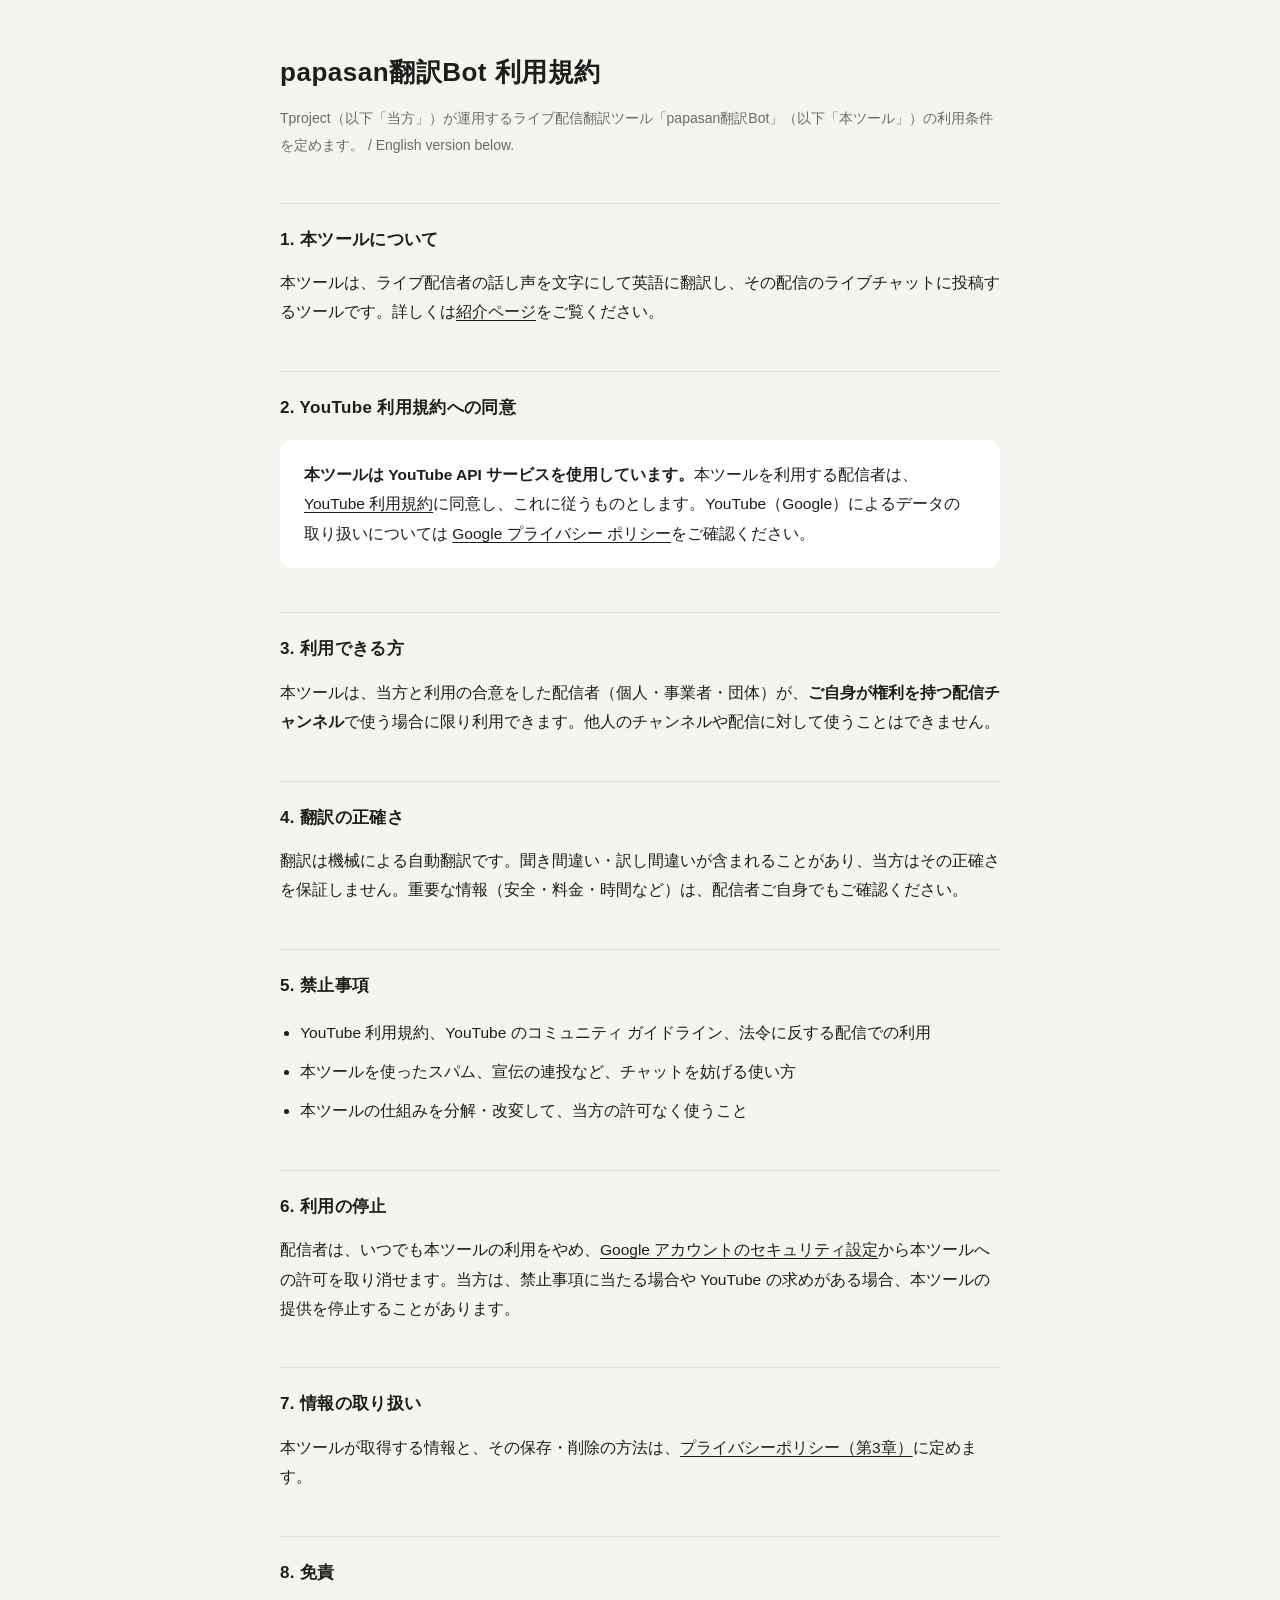
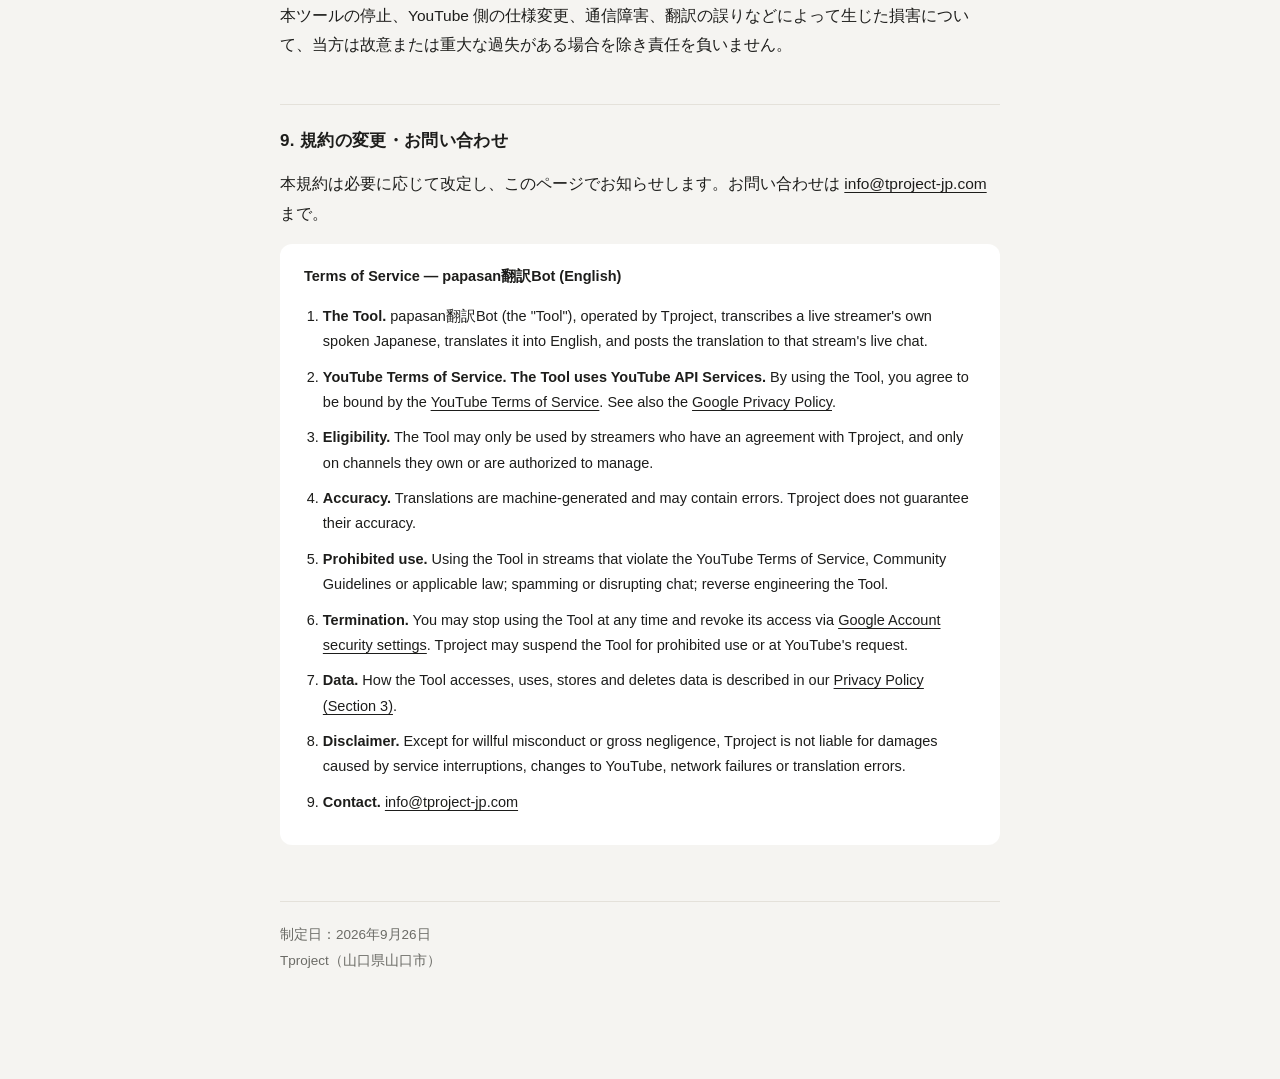
<file: terms/index.html>
<!doctype html>
<html lang="ja">
<head>
<meta charset="utf-8">
<meta name="viewport" content="width=device-width,initial-scale=1">
<title>papasan翻訳Bot 利用規約｜Tproject</title>
<meta name="description" content="Tprojectが運用するライブ配信翻訳ツール「papasan翻訳Bot」の利用規約です。 Terms of Service for papasan翻訳Bot.">
<style>
  :root { color-scheme: light; }
  * { box-sizing: border-box; }
  body {
    margin: 0;
    padding: 48px 20px 96px;
    background: #f5f4f1;
    color: #1d1d1b;
    font-family: -apple-system, BlinkMacSystemFont, "Hiragino Sans", "Noto Sans JP", sans-serif;
    line-height: 1.9;
    font-size: 15.5px;
  }
  .wrap { max-width: 720px; margin: 0 auto; }
  h1 { font-size: 26px; letter-spacing: .02em; margin: 0 0 8px; }
  .lead { color: #6b6b66; font-size: 14px; margin: 0 0 40px; }
  h2 {
    font-size: 17px; margin: 44px 0 12px; padding-top: 20px;
    border-top: 1px solid #e4e1da; letter-spacing: .02em;
  }
  p, li { margin: 0 0 10px; }
  ol, ul { padding-left: 1.3em; }
  .box { background: #fff; border-radius: 12px; padding: 20px 24px; margin: 16px 0; }
  .box[lang="en"] { font-size: 14.5px; line-height: 1.75; }
  .box p:last-child, .box ul:last-child, .box ol:last-child { margin-bottom: 0; }
  .date { margin-top: 56px; padding-top: 20px; border-top: 1px solid #e4e1da; font-size: 13.5px; color: #6b6b66; }
  a { color: #1d1d1b; text-underline-offset: 3px; }
  strong { font-weight: 600; }
</style>
</head>
<body>
<div class="wrap">

  <h1>papasan翻訳Bot 利用規約</h1>
  <p class="lead">Tproject（以下「当方」）が運用するライブ配信翻訳ツール「papasan翻訳Bot」（以下「本ツール」）の利用条件を定めます。 / English version below.</p>

  <h2>1. 本ツールについて</h2>
  <p>本ツールは、ライブ配信者の話し声を文字にして英語に翻訳し、その配信のライブチャットに投稿するツールです。詳しくは<a href="/translation-bot/">紹介ページ</a>をご覧ください。</p>

  <h2>2. YouTube 利用規約への同意</h2>
  <div class="box">
    <p><strong>本ツールは YouTube API サービスを使用しています。</strong>本ツールを利用する配信者は、<a href="https://www.youtube.com/t/terms" target="_blank" rel="noopener">YouTube 利用規約</a>に同意し、これに従うものとします。YouTube（Google）によるデータの取り扱いについては <a href="https://policies.google.com/privacy" target="_blank" rel="noopener">Google プライバシー ポリシー</a>をご確認ください。</p>
  </div>

  <h2>3. 利用できる方</h2>
  <p>本ツールは、当方と利用の合意をした配信者（個人・事業者・団体）が、<strong>ご自身が権利を持つ配信チャンネル</strong>で使う場合に限り利用できます。他人のチャンネルや配信に対して使うことはできません。</p>

  <h2>4. 翻訳の正確さ</h2>
  <p>翻訳は機械による自動翻訳です。聞き間違い・訳し間違いが含まれることがあり、当方はその正確さを保証しません。重要な情報（安全・料金・時間など）は、配信者ご自身でもご確認ください。</p>

  <h2>5. 禁止事項</h2>
  <ul>
    <li>YouTube 利用規約、YouTube のコミュニティ ガイドライン、法令に反する配信での利用</li>
    <li>本ツールを使ったスパム、宣伝の連投など、チャットを妨げる使い方</li>
    <li>本ツールの仕組みを分解・改変して、当方の許可なく使うこと</li>
  </ul>

  <h2>6. 利用の停止</h2>
  <p>配信者は、いつでも本ツールの利用をやめ、<a href="https://security.google.com/settings/security/permissions" target="_blank" rel="noopener">Google アカウントのセキュリティ設定</a>から本ツールへの許可を取り消せます。当方は、禁止事項に当たる場合や YouTube の求めがある場合、本ツールの提供を停止することがあります。</p>

  <h2>7. 情報の取り扱い</h2>
  <p>本ツールが取得する情報と、その保存・削除の方法は、<a href="/privacy/#youtube">プライバシーポリシー（第3章）</a>に定めます。</p>

  <h2>8. 免責</h2>
  <p>本ツールの停止、YouTube 側の仕様変更、通信障害、翻訳の誤りなどによって生じた損害について、当方は故意または重大な過失がある場合を除き責任を負いません。</p>

  <h2>9. 規約の変更・お問い合わせ</h2>
  <p>本規約は必要に応じて改定し、このページでお知らせします。お問い合わせは <a href="mailto:info@tproject-jp.com">info@tproject-jp.com</a> まで。</p>

  <div class="box" lang="en">
    <p><strong>Terms of Service — papasan翻訳Bot (English)</strong></p>
    <ol>
      <li><strong>The Tool.</strong> papasan翻訳Bot (the "Tool"), operated by Tproject, transcribes a live streamer's own spoken Japanese, translates it into English, and posts the translation to that stream's live chat.</li>
      <li><strong>YouTube Terms of Service.</strong> <strong>The Tool uses YouTube API Services.</strong> By using the Tool, you agree to be bound by the <a href="https://www.youtube.com/t/terms" target="_blank" rel="noopener">YouTube Terms of Service</a>. See also the <a href="https://policies.google.com/privacy" target="_blank" rel="noopener">Google Privacy Policy</a>.</li>
      <li><strong>Eligibility.</strong> The Tool may only be used by streamers who have an agreement with Tproject, and only on channels they own or are authorized to manage.</li>
      <li><strong>Accuracy.</strong> Translations are machine-generated and may contain errors. Tproject does not guarantee their accuracy.</li>
      <li><strong>Prohibited use.</strong> Using the Tool in streams that violate the YouTube Terms of Service, Community Guidelines or applicable law; spamming or disrupting chat; reverse engineering the Tool.</li>
      <li><strong>Termination.</strong> You may stop using the Tool at any time and revoke its access via <a href="https://security.google.com/settings/security/permissions" target="_blank" rel="noopener">Google Account security settings</a>. Tproject may suspend the Tool for prohibited use or at YouTube's request.</li>
      <li><strong>Data.</strong> How the Tool accesses, uses, stores and deletes data is described in our <a href="/privacy/#youtube">Privacy Policy (Section 3)</a>.</li>
      <li><strong>Disclaimer.</strong> Except for willful misconduct or gross negligence, Tproject is not liable for damages caused by service interruptions, changes to YouTube, network failures or translation errors.</li>
      <li><strong>Contact.</strong> <a href="mailto:info@tproject-jp.com">info@tproject-jp.com</a></li>
    </ol>
  </div>

  <p class="date">
    制定日：2026年9月26日<br>
    Tproject（山口県山口市）
  </p>

</div>
</body>
</html>
</file>
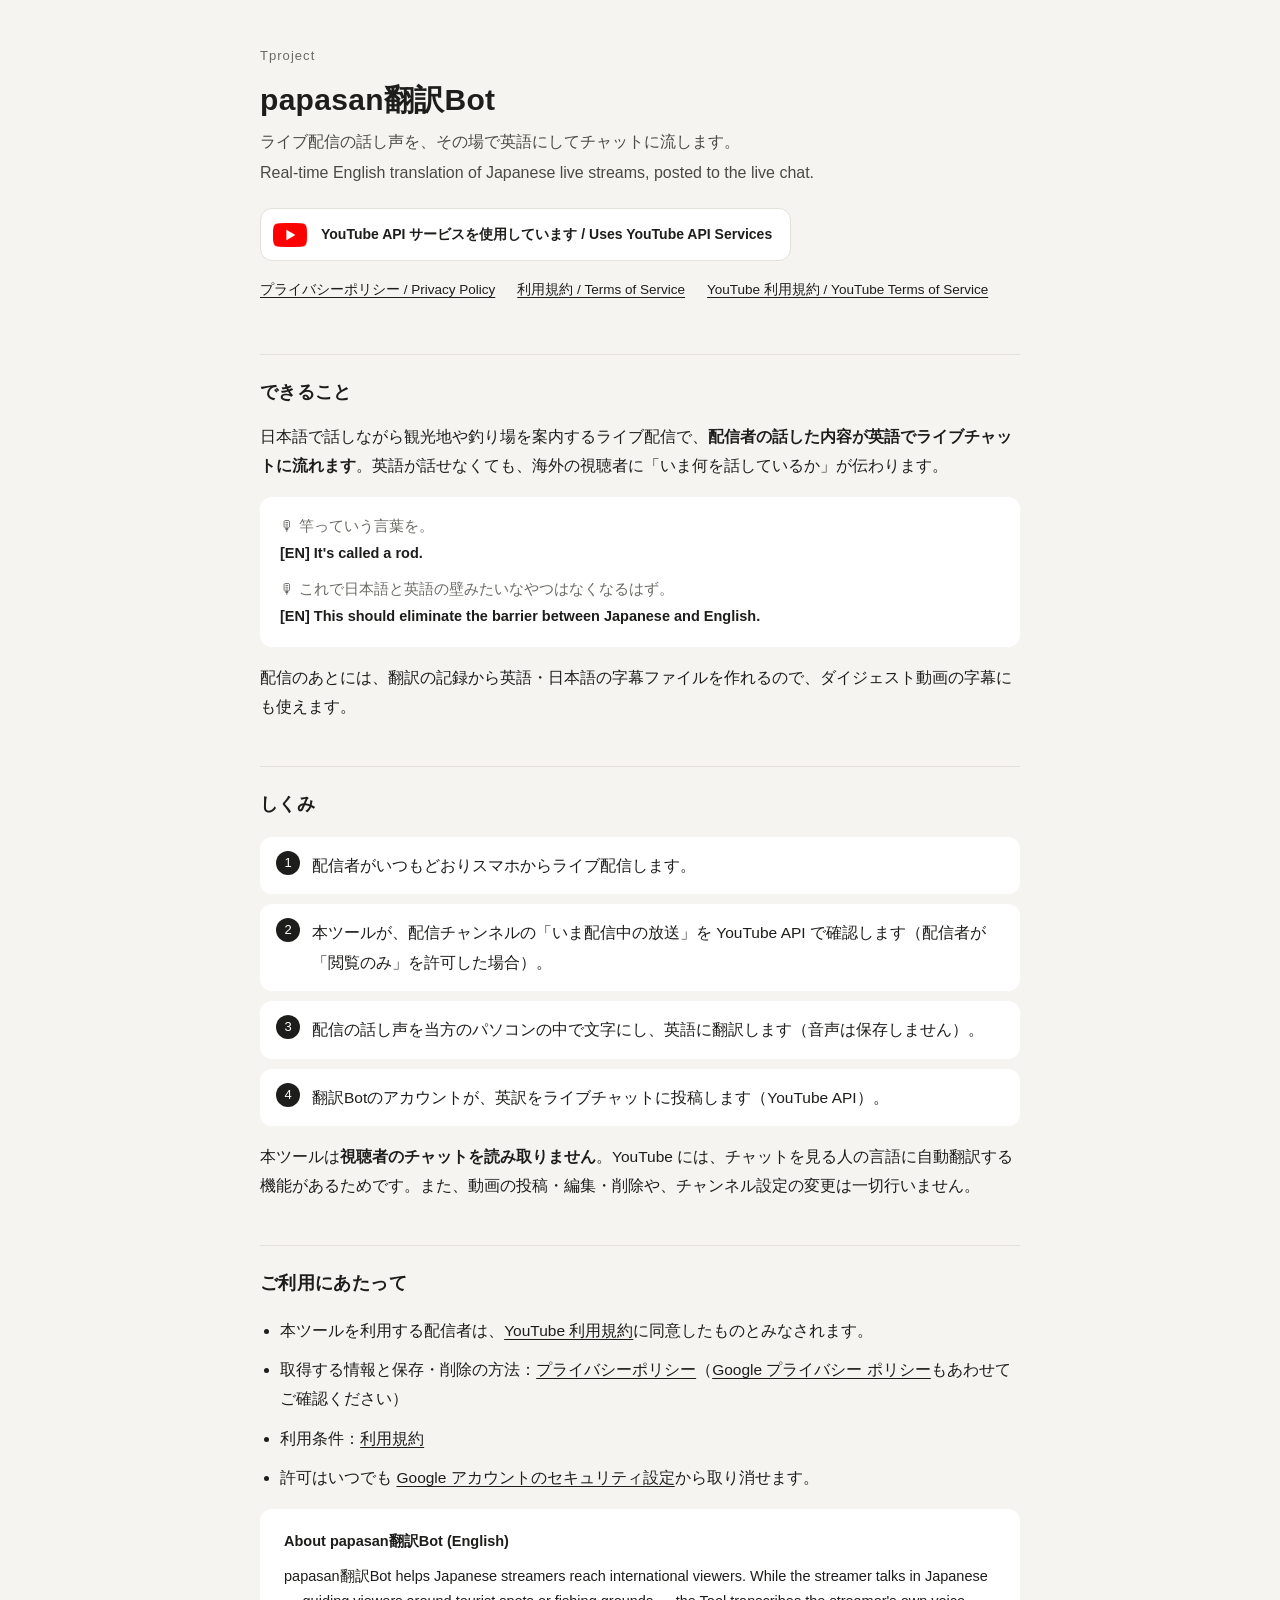
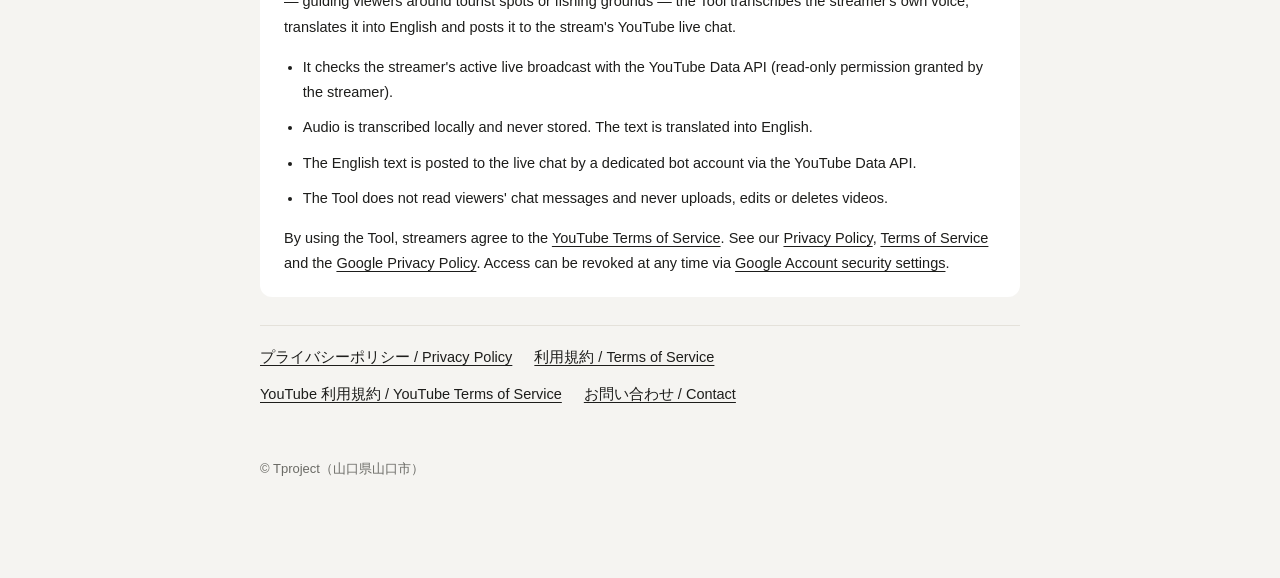
<file: translation-bot/index.html>
<!doctype html>
<html lang="ja">
<head>
<meta charset="utf-8">
<meta name="viewport" content="width=device-width,initial-scale=1">
<title>papasan翻訳Bot｜ライブ配信の話し声を英語でチャットに｜Tproject</title>
<meta name="description" content="ライブ配信の話し声を自動で英語に翻訳し、ライブチャットに流すツール。 Real-time English captions for Japanese live streams, posted to YouTube live chat.">
<style>
  :root { color-scheme: light; }
  * { box-sizing: border-box; }
  body {
    margin: 0;
    padding: 0 20px 96px;
    background: #f5f4f1;
    color: #1d1d1b;
    font-family: -apple-system, BlinkMacSystemFont, "Hiragino Sans", "Noto Sans JP", sans-serif;
    line-height: 1.9;
    font-size: 15.5px;
  }
  .wrap { max-width: 760px; margin: 0 auto; }
  header { padding: 40px 0 8px; }
  .brand { font-size: 13px; letter-spacing: .08em; color: #6b6b66; text-decoration: none; }
  h1 { font-size: 30px; line-height: 1.4; letter-spacing: .01em; margin: 10px 0 6px; }
  .sub { font-size: 16px; color: #4a4a45; margin: 0 0 20px; }
  /* YouTube公式アイコン（brand resources の yt_icon_rgb.png をそのまま縮小表示）。
     決まり：高さ20px以上・形と色は変えない・周りに三角形の大きさ以上の余白（24px表示で約10px以上） */
  .yt {
    display: inline-flex; align-items: center; gap: 14px;
    background: #fff; border: 1px solid #e4e1da; border-radius: 12px;
    padding: 12px 18px 12px 12px; font-size: 14px; font-weight: 600;
  }
  .yt img { width: 34px; height: 24px; flex: none; display: block; }
  h2 {
    font-size: 18px; margin: 44px 0 12px; padding-top: 20px;
    border-top: 1px solid #e4e1da; letter-spacing: .02em;
  }
  p, li { margin: 0 0 10px; }
  ol, ul { padding-left: 1.3em; }
  .flow { display: grid; gap: 10px; margin: 16px 0; padding: 0; list-style: none; counter-reset: s; }
  .flow li {
    background: #fff; border-radius: 12px; padding: 14px 18px 14px 52px; position: relative; margin: 0;
  }
  .flow li::before {
    counter-increment: s; content: counter(s);
    position: absolute; left: 16px; top: 14px; width: 24px; height: 24px; border-radius: 50%;
    background: #1d1d1b; color: #fff; font-size: 13px; line-height: 24px; text-align: center;
  }
  .sample { background: #fff; border-radius: 12px; padding: 16px 20px; margin: 16px 0; font-size: 14.5px; }
  .sample .ja { color: #6b6b66; }
  .sample .en { font-weight: 600; }
  .box { background: #fff; border-radius: 12px; padding: 20px 24px; margin: 16px 0; }
  .box[lang="en"] { font-size: 14.5px; line-height: 1.75; }
  .box p:last-child, .box ul:last-child { margin-bottom: 0; }
  .links {
    display: flex; flex-wrap: wrap; gap: 10px 22px; margin: 28px 0 0; padding: 18px 0 0;
    border-top: 1px solid #e4e1da; font-size: 14.5px;
  }
  .links.top { margin: 16px 0 0; padding: 0; border-top: 0; font-size: 13.5px; }
  a { color: #1d1d1b; text-underline-offset: 3px; }
  strong { font-weight: 600; }
  footer { margin-top: 48px; font-size: 13px; color: #6b6b66; }
</style>
</head>
<body>
<div class="wrap">

  <header>
    <a class="brand" href="/">Tproject</a>
    <h1>papasan翻訳Bot</h1>
    <p class="sub">ライブ配信の話し声を、その場で英語にしてチャットに流します。<br>Real-time English translation of Japanese live streams, posted to the live chat.</p>
    <span class="yt">
      <img src="/assets/brand/yt_icon_rgb.png" alt="YouTube" width="34" height="24">
      YouTube API サービスを使用しています / Uses YouTube API Services
    </span>
    <nav class="links top" aria-label="規約とポリシー">
      <a href="/privacy/#youtube">プライバシーポリシー / Privacy Policy</a>
      <a href="/terms/">利用規約 / Terms of Service</a>
      <a href="https://www.youtube.com/t/terms" target="_blank" rel="noopener">YouTube 利用規約 / YouTube Terms of Service</a>
    </nav>
  </header>

  <h2>できること</h2>
  <p>日本語で話しながら観光地や釣り場を案内するライブ配信で、<strong>配信者の話した内容が英語でライブチャットに流れます</strong>。英語が話せなくても、海外の視聴者に「いま何を話しているか」が伝わります。</p>
  <div class="sample">
    <div class="ja">🎙 竿っていう言葉を。</div>
    <div class="en">[EN] It's called a rod.</div>
    <div class="ja" style="margin-top:8px">🎙 これで日本語と英語の壁みたいなやつはなくなるはず。</div>
    <div class="en">[EN] This should eliminate the barrier between Japanese and English.</div>
  </div>
  <p>配信のあとには、翻訳の記録から英語・日本語の字幕ファイルを作れるので、ダイジェスト動画の字幕にも使えます。</p>

  <h2>しくみ</h2>
  <ol class="flow">
    <li>配信者がいつもどおりスマホからライブ配信します。</li>
    <li>本ツールが、配信チャンネルの「いま配信中の放送」を YouTube API で確認します（配信者が「閲覧のみ」を許可した場合）。</li>
    <li>配信の話し声を当方のパソコンの中で文字にし、英語に翻訳します（音声は保存しません）。</li>
    <li>翻訳Botのアカウントが、英訳をライブチャットに投稿します（YouTube API）。</li>
  </ol>
  <p>本ツールは<strong>視聴者のチャットを読み取りません</strong>。YouTube には、チャットを見る人の言語に自動翻訳する機能があるためです。また、動画の投稿・編集・削除や、チャンネル設定の変更は一切行いません。</p>

  <h2>ご利用にあたって</h2>
  <ul>
    <li>本ツールを利用する配信者は、<a href="https://www.youtube.com/t/terms" target="_blank" rel="noopener">YouTube 利用規約</a>に同意したものとみなされます。</li>
    <li>取得する情報と保存・削除の方法：<a href="/privacy/#youtube">プライバシーポリシー</a>（<a href="https://policies.google.com/privacy" target="_blank" rel="noopener">Google プライバシー ポリシー</a>もあわせてご確認ください）</li>
    <li>利用条件：<a href="/terms/">利用規約</a></li>
    <li>許可はいつでも <a href="https://security.google.com/settings/security/permissions" target="_blank" rel="noopener">Google アカウントのセキュリティ設定</a>から取り消せます。</li>
  </ul>

  <div class="box" lang="en">
    <p><strong>About papasan翻訳Bot (English)</strong></p>
    <p>papasan翻訳Bot helps Japanese streamers reach international viewers. While the streamer talks in Japanese — guiding viewers around tourist spots or fishing grounds — the Tool transcribes the streamer's own voice, translates it into English and posts it to the stream's YouTube live chat.</p>
    <ul>
      <li>It checks the streamer's active live broadcast with the YouTube Data API (read-only permission granted by the streamer).</li>
      <li>Audio is transcribed locally and never stored. The text is translated into English.</li>
      <li>The English text is posted to the live chat by a dedicated bot account via the YouTube Data API.</li>
      <li>The Tool does not read viewers' chat messages and never uploads, edits or deletes videos.</li>
    </ul>
    <p>By using the Tool, streamers agree to the <a href="https://www.youtube.com/t/terms" target="_blank" rel="noopener">YouTube Terms of Service</a>. See our <a href="/privacy/#youtube">Privacy Policy</a>, <a href="/terms/">Terms of Service</a> and the <a href="https://policies.google.com/privacy" target="_blank" rel="noopener">Google Privacy Policy</a>. Access can be revoked at any time via <a href="https://security.google.com/settings/security/permissions" target="_blank" rel="noopener">Google Account security settings</a>.</p>
  </div>

  <nav class="links" aria-label="関連リンク">
    <a href="/privacy/#youtube">プライバシーポリシー / Privacy Policy</a>
    <a href="/terms/">利用規約 / Terms of Service</a>
    <a href="https://www.youtube.com/t/terms" target="_blank" rel="noopener">YouTube 利用規約 / YouTube Terms of Service</a>
    <a href="mailto:info@tproject-jp.com">お問い合わせ / Contact</a>
  </nav>

  <footer>© Tproject（山口県山口市）</footer>

</div>
</body>
</html>
</file>
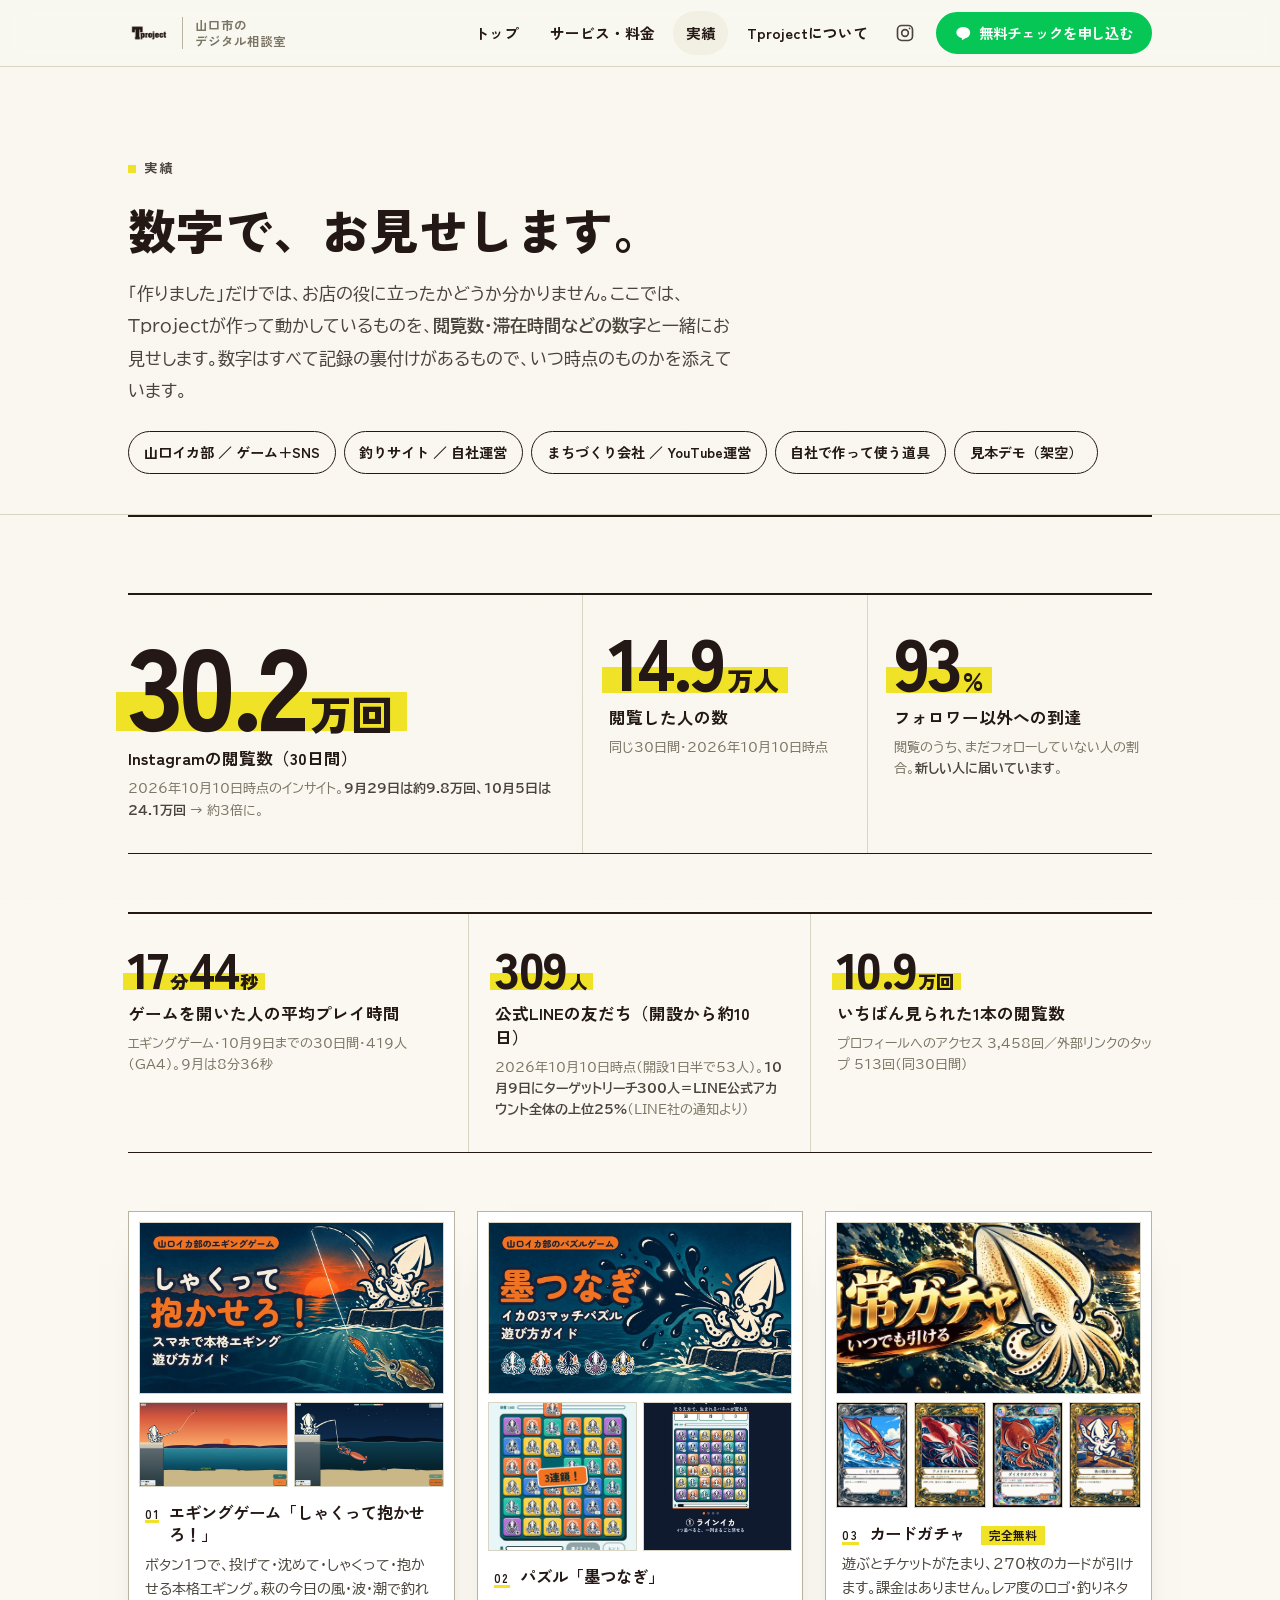
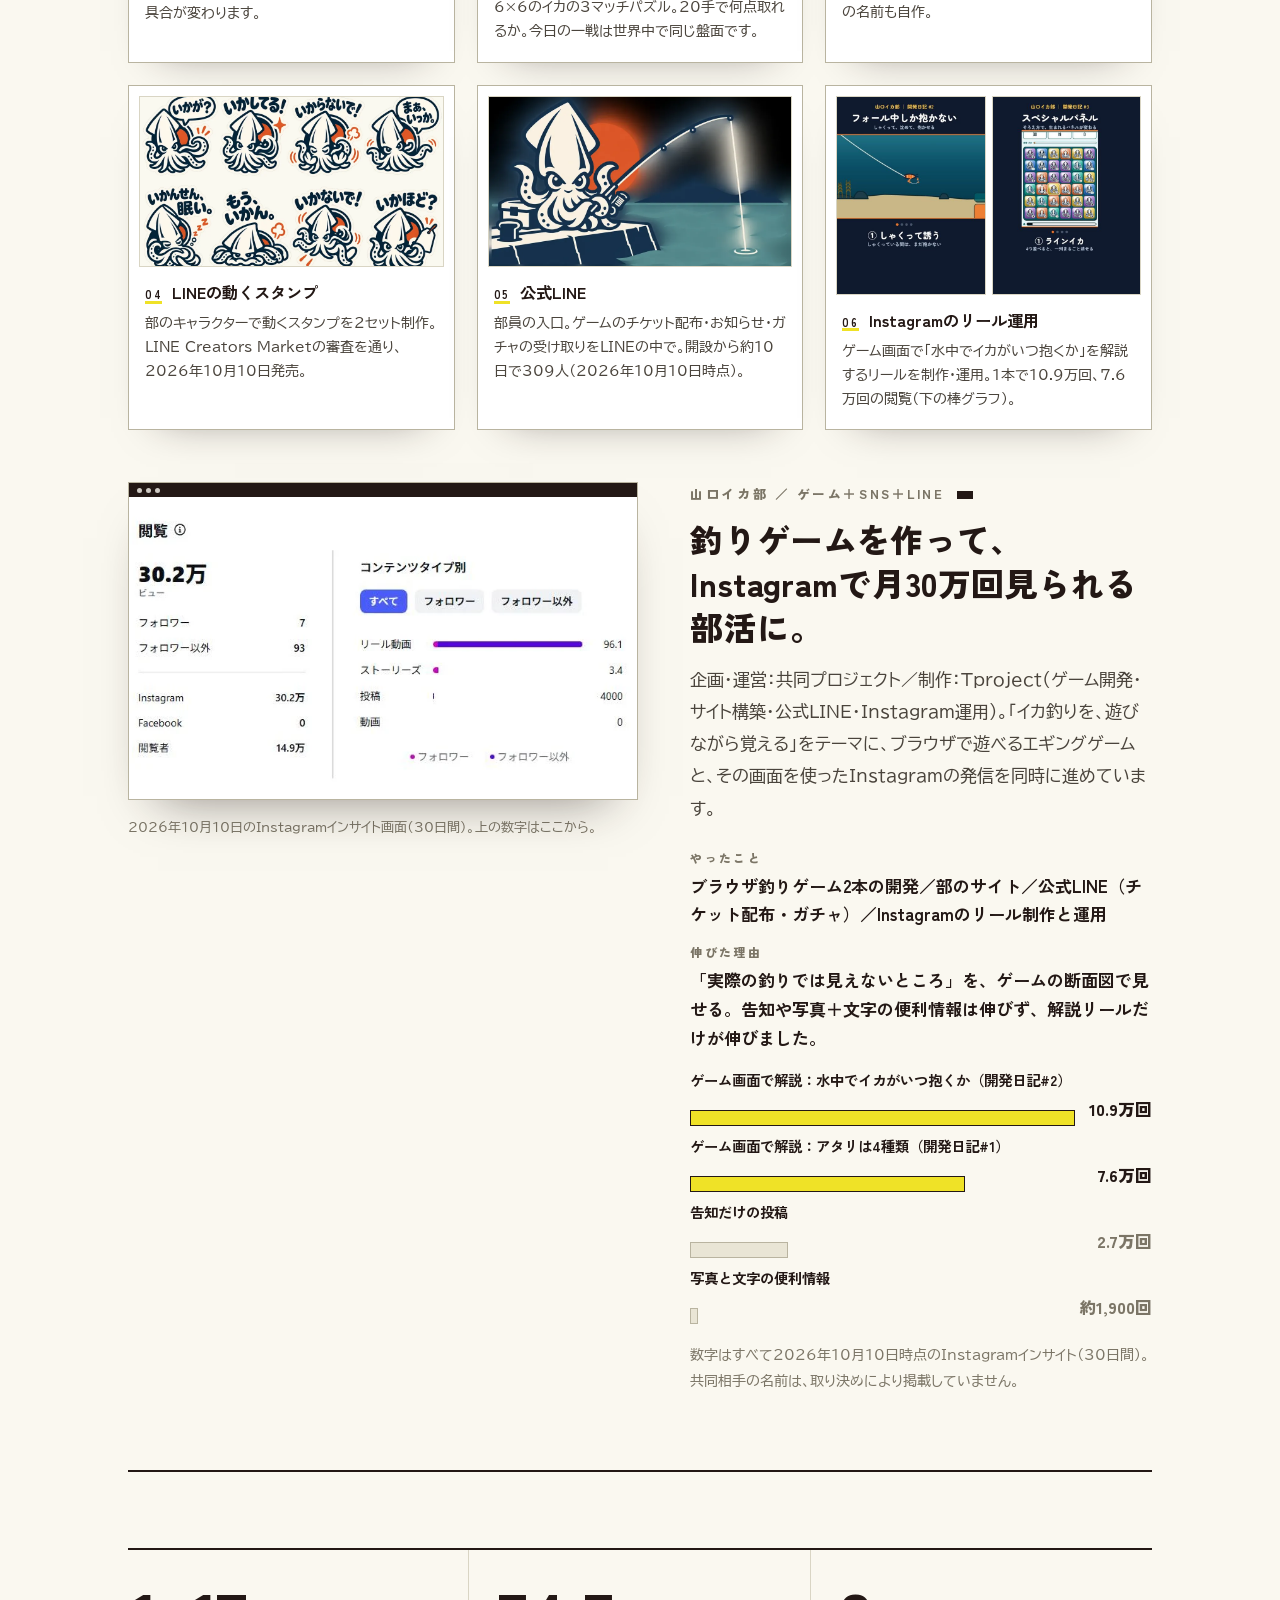
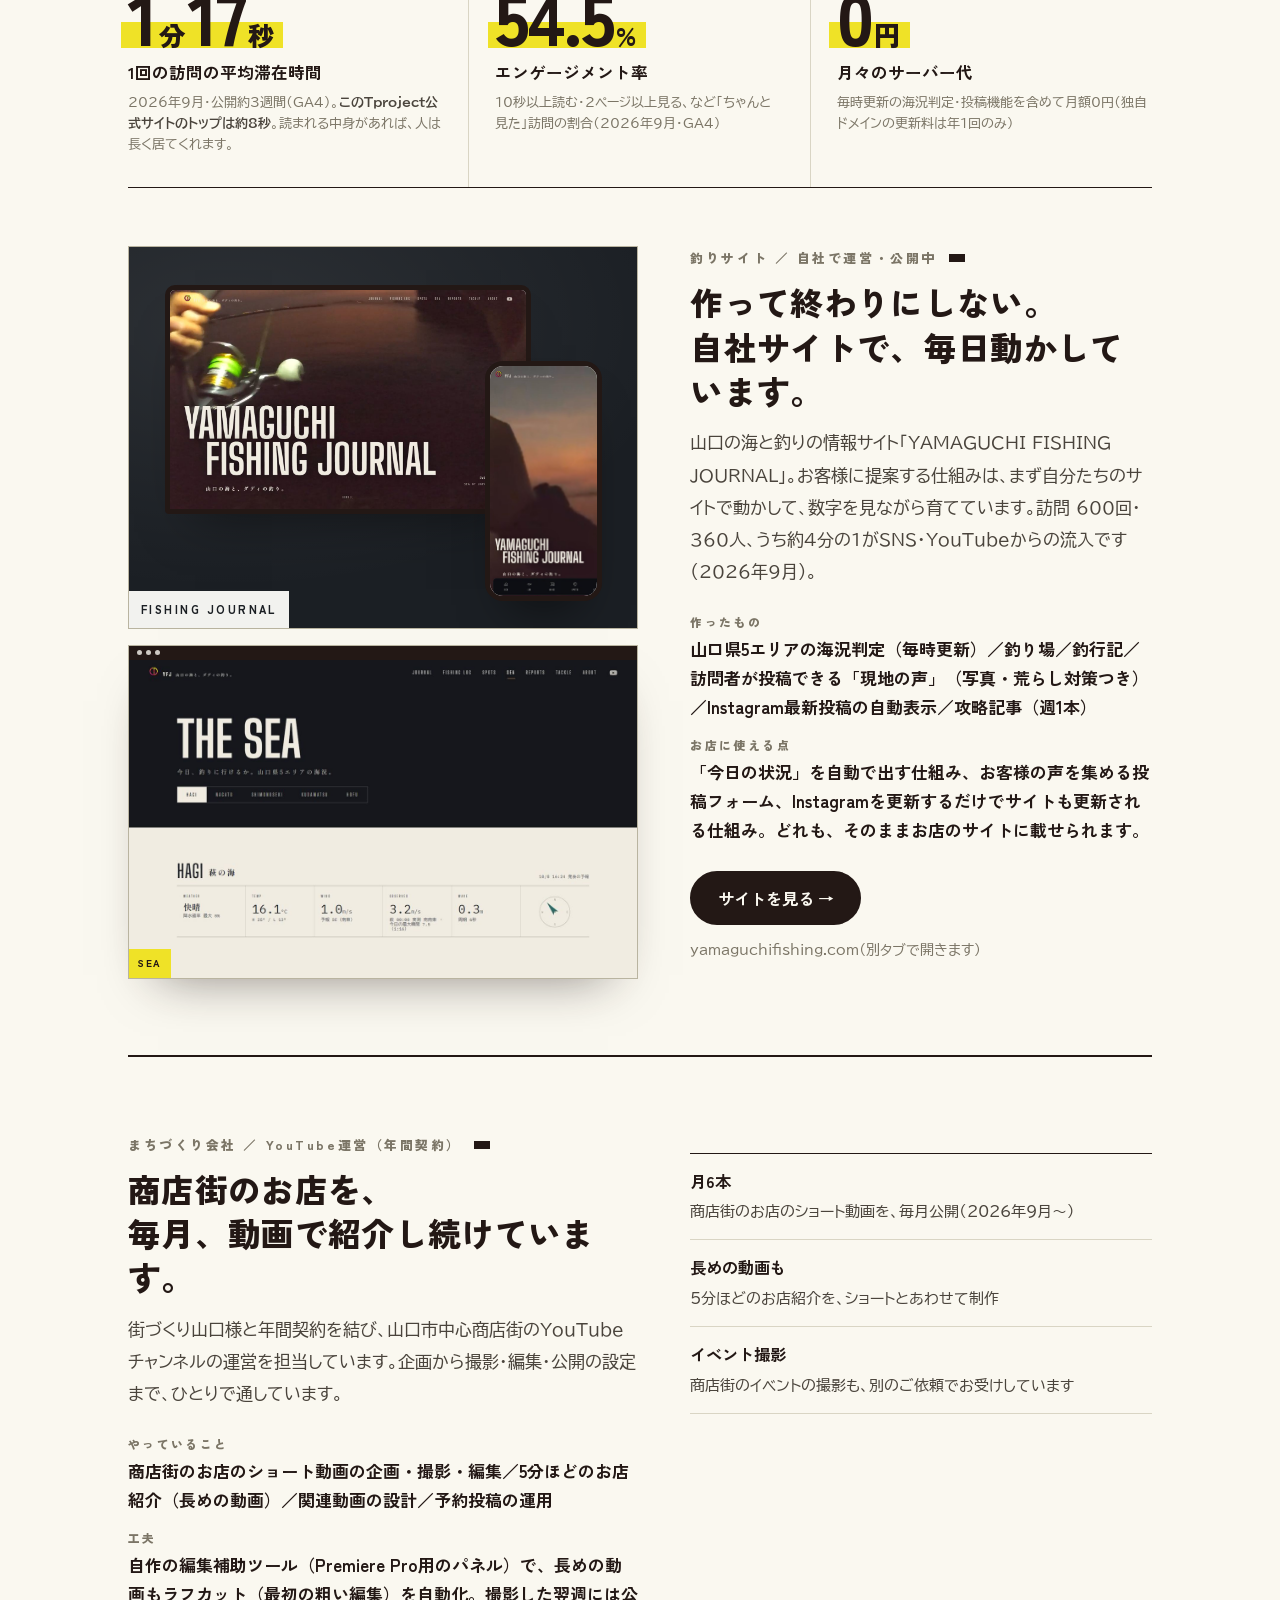
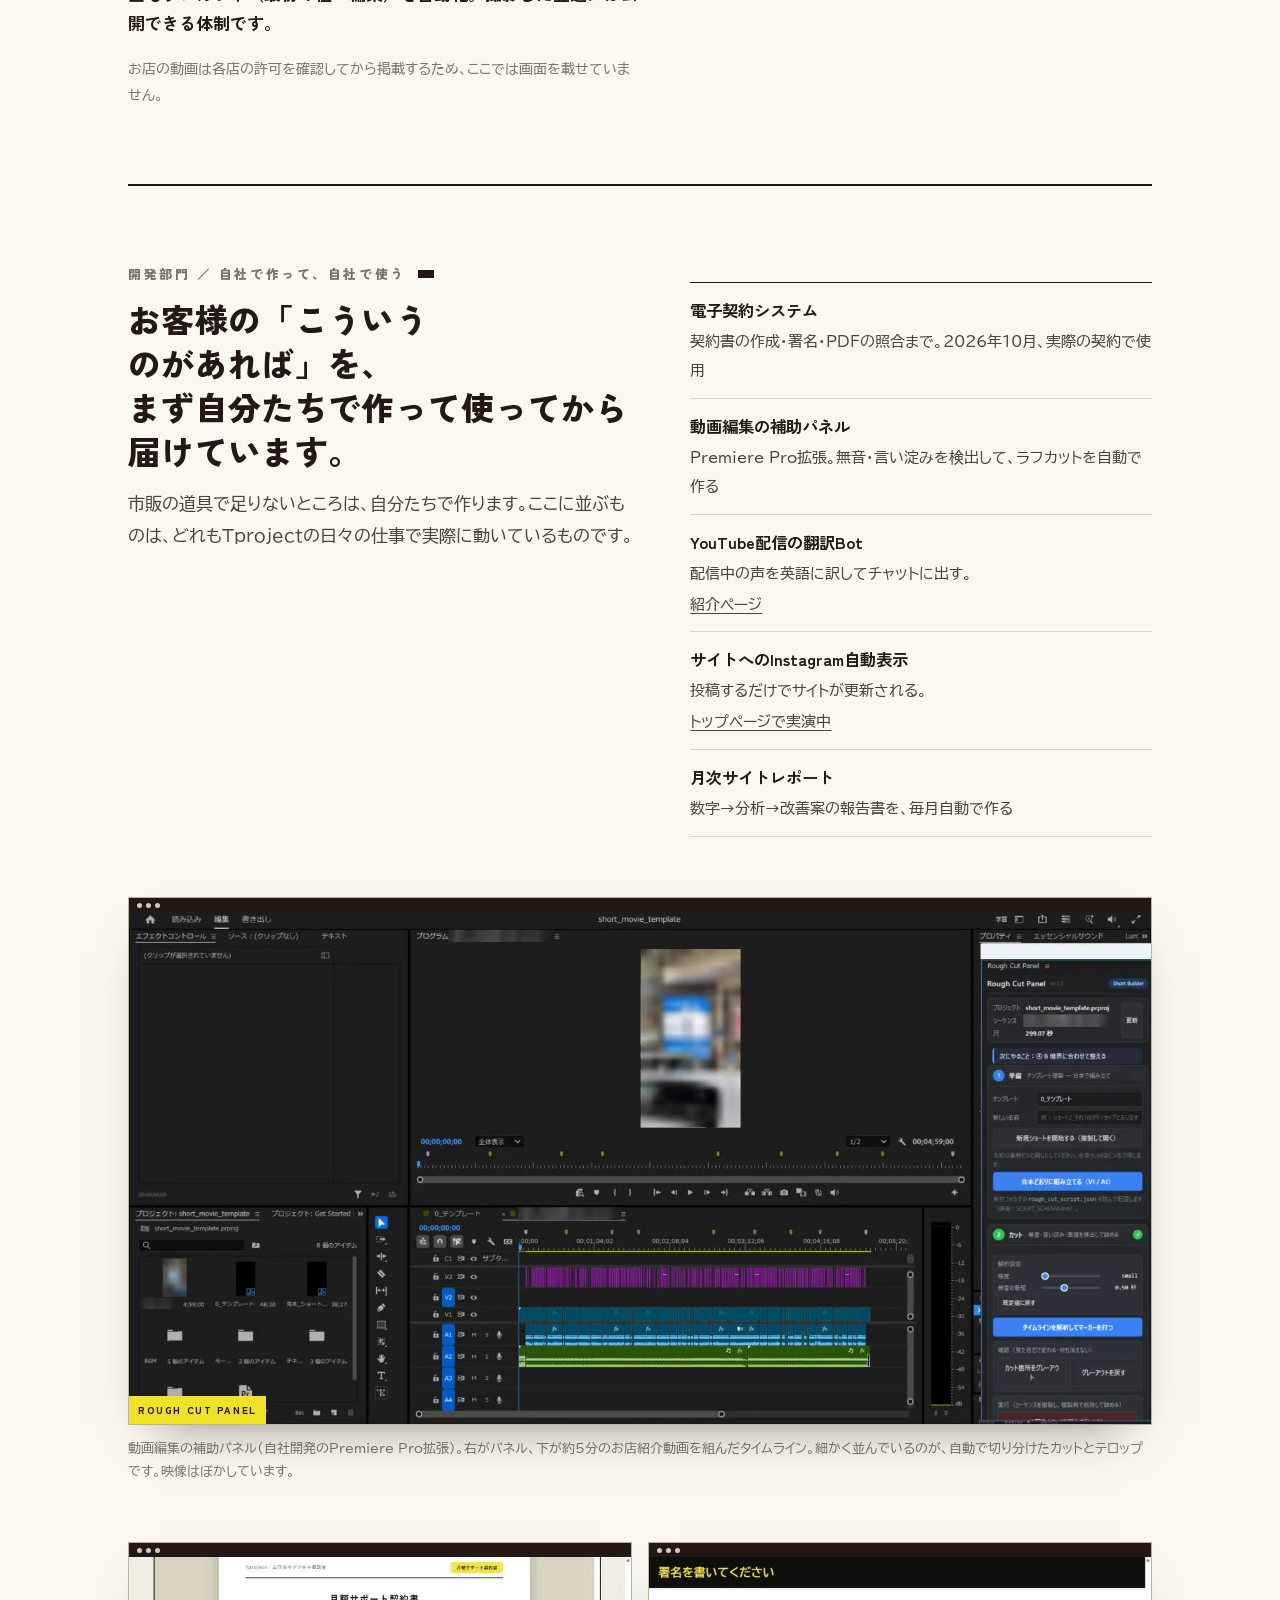
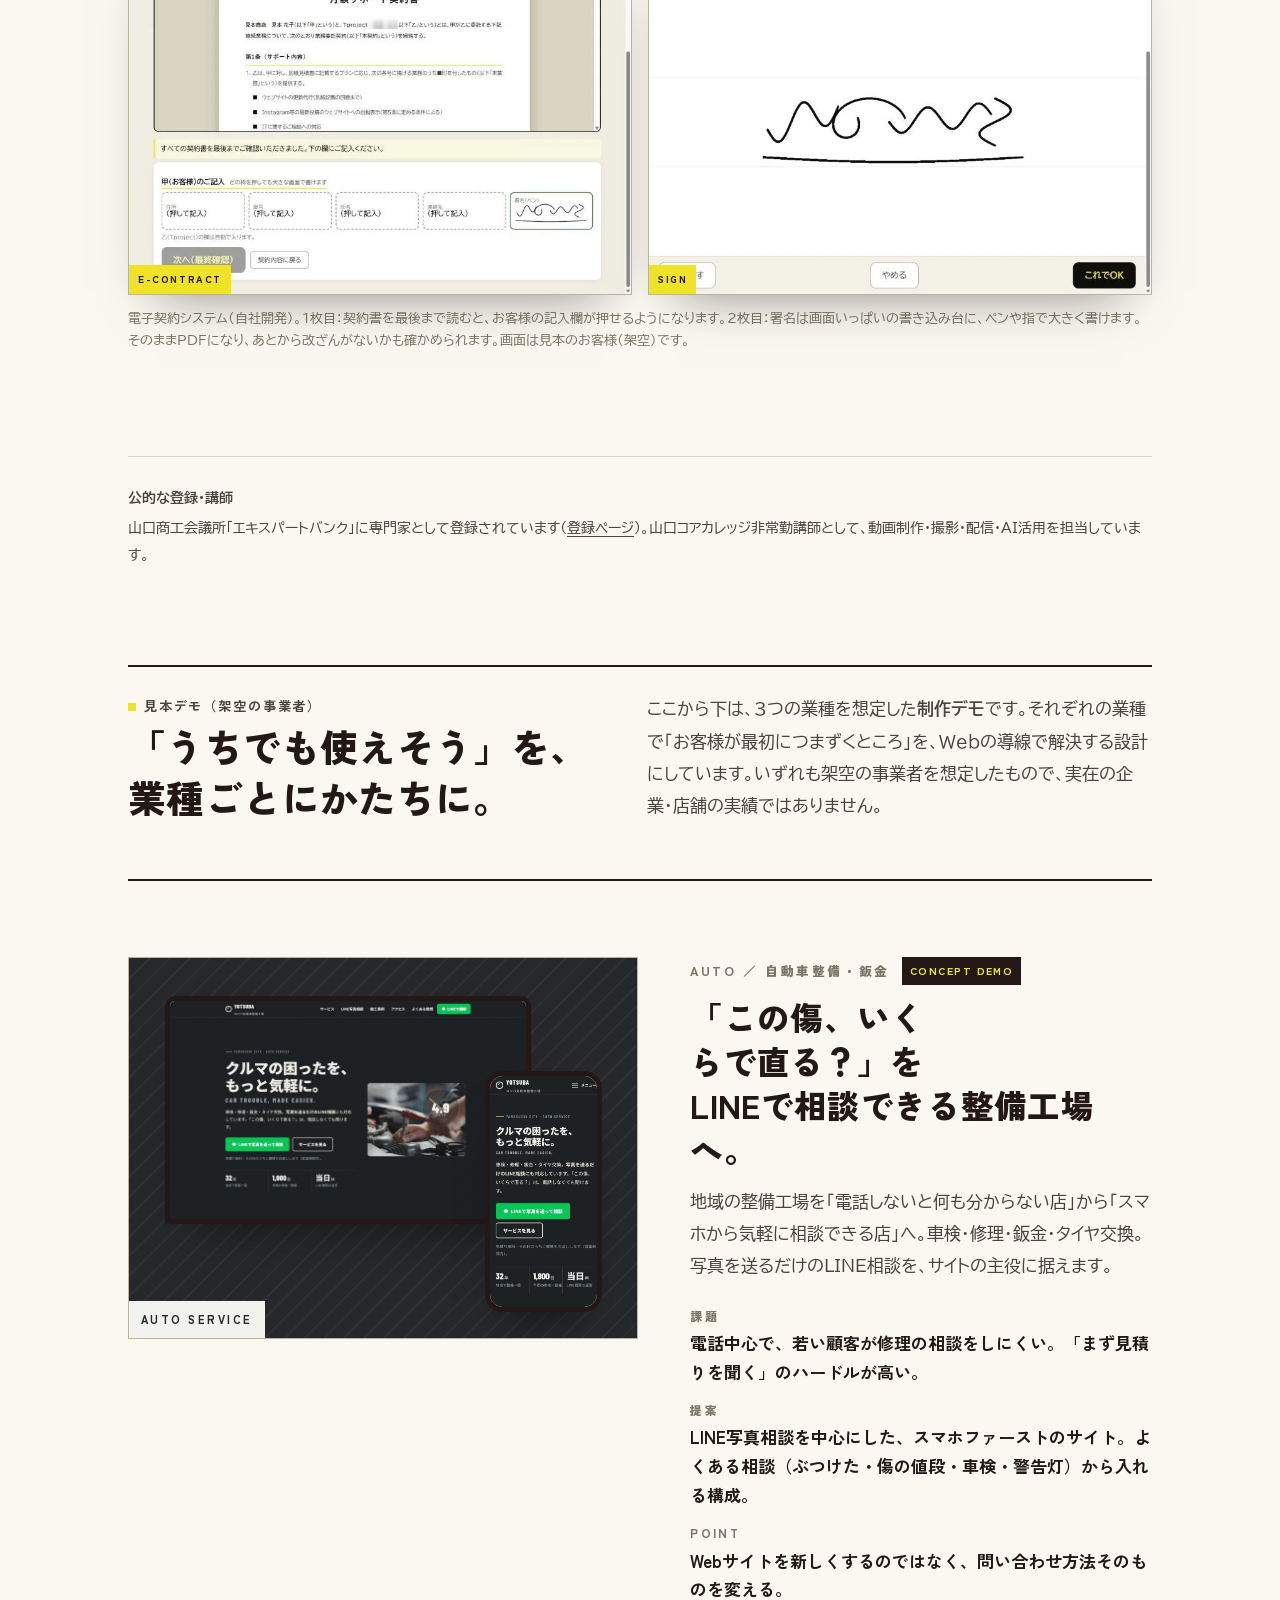
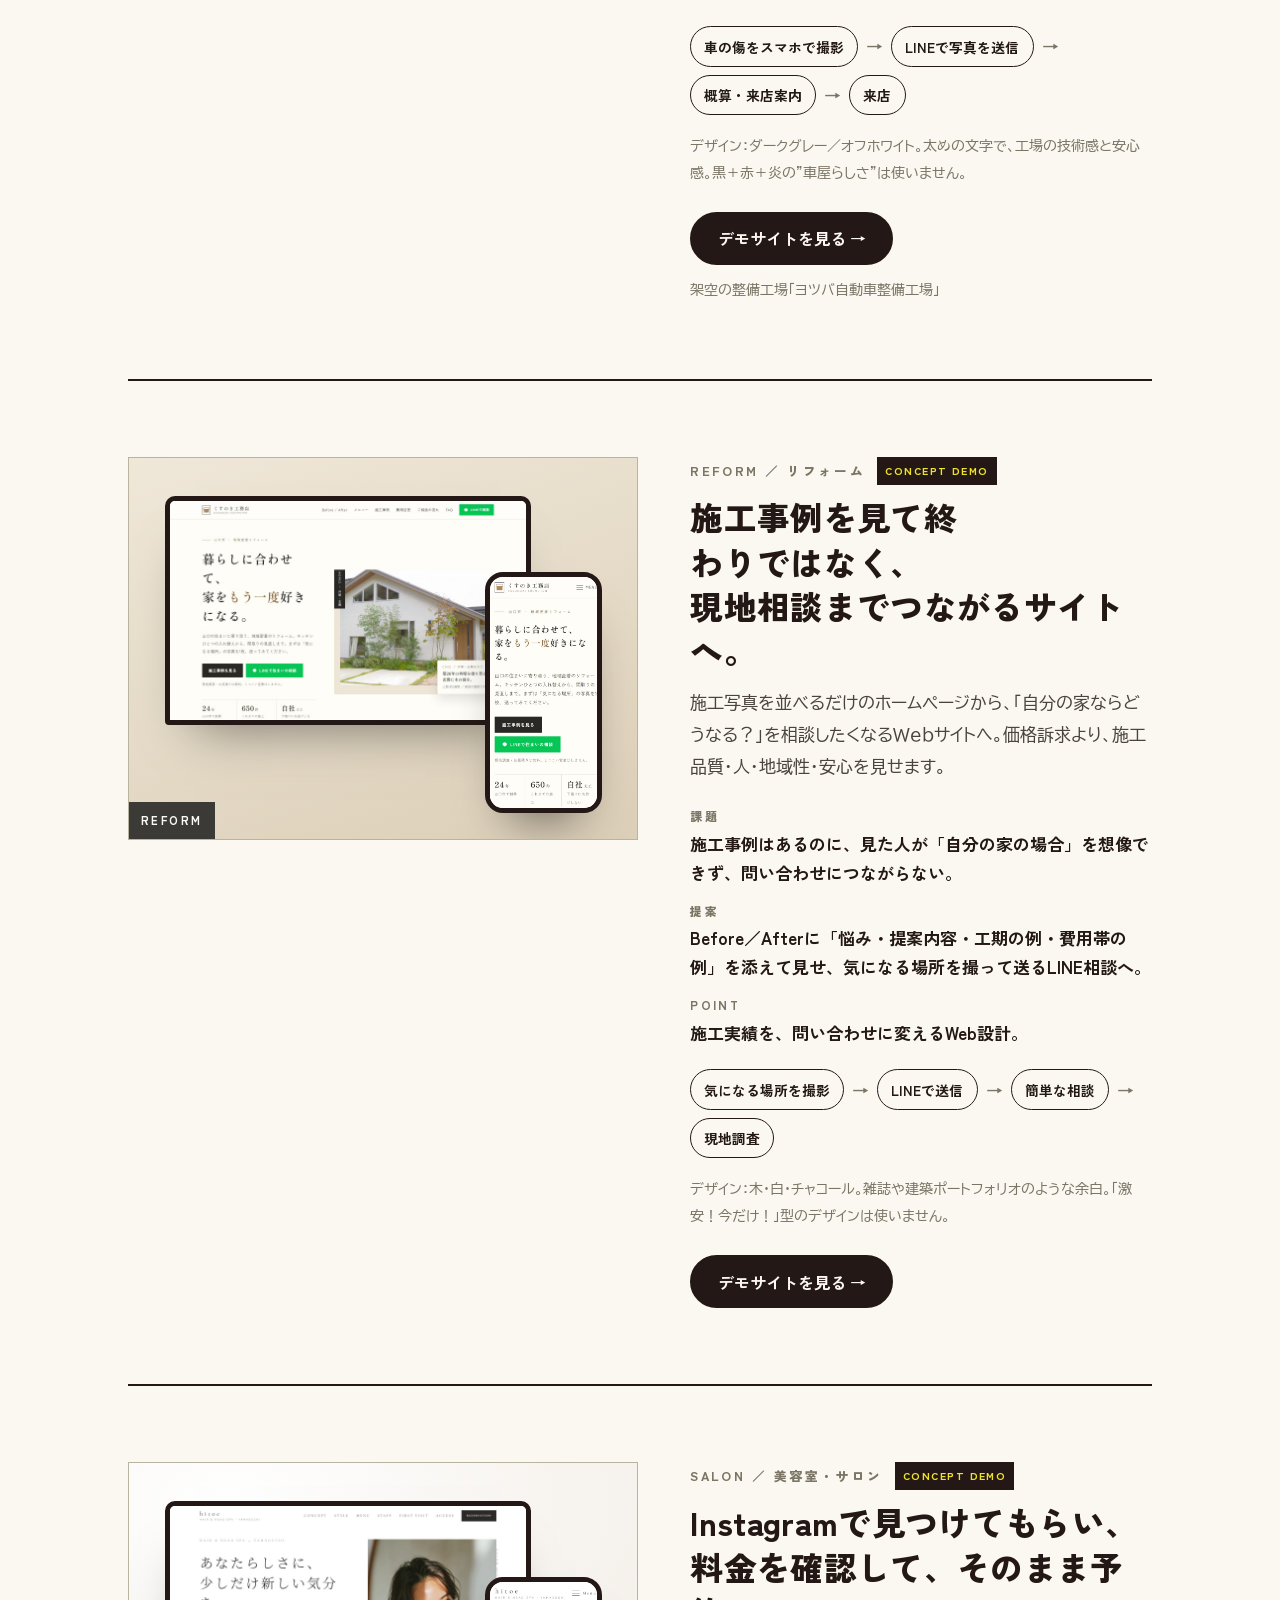
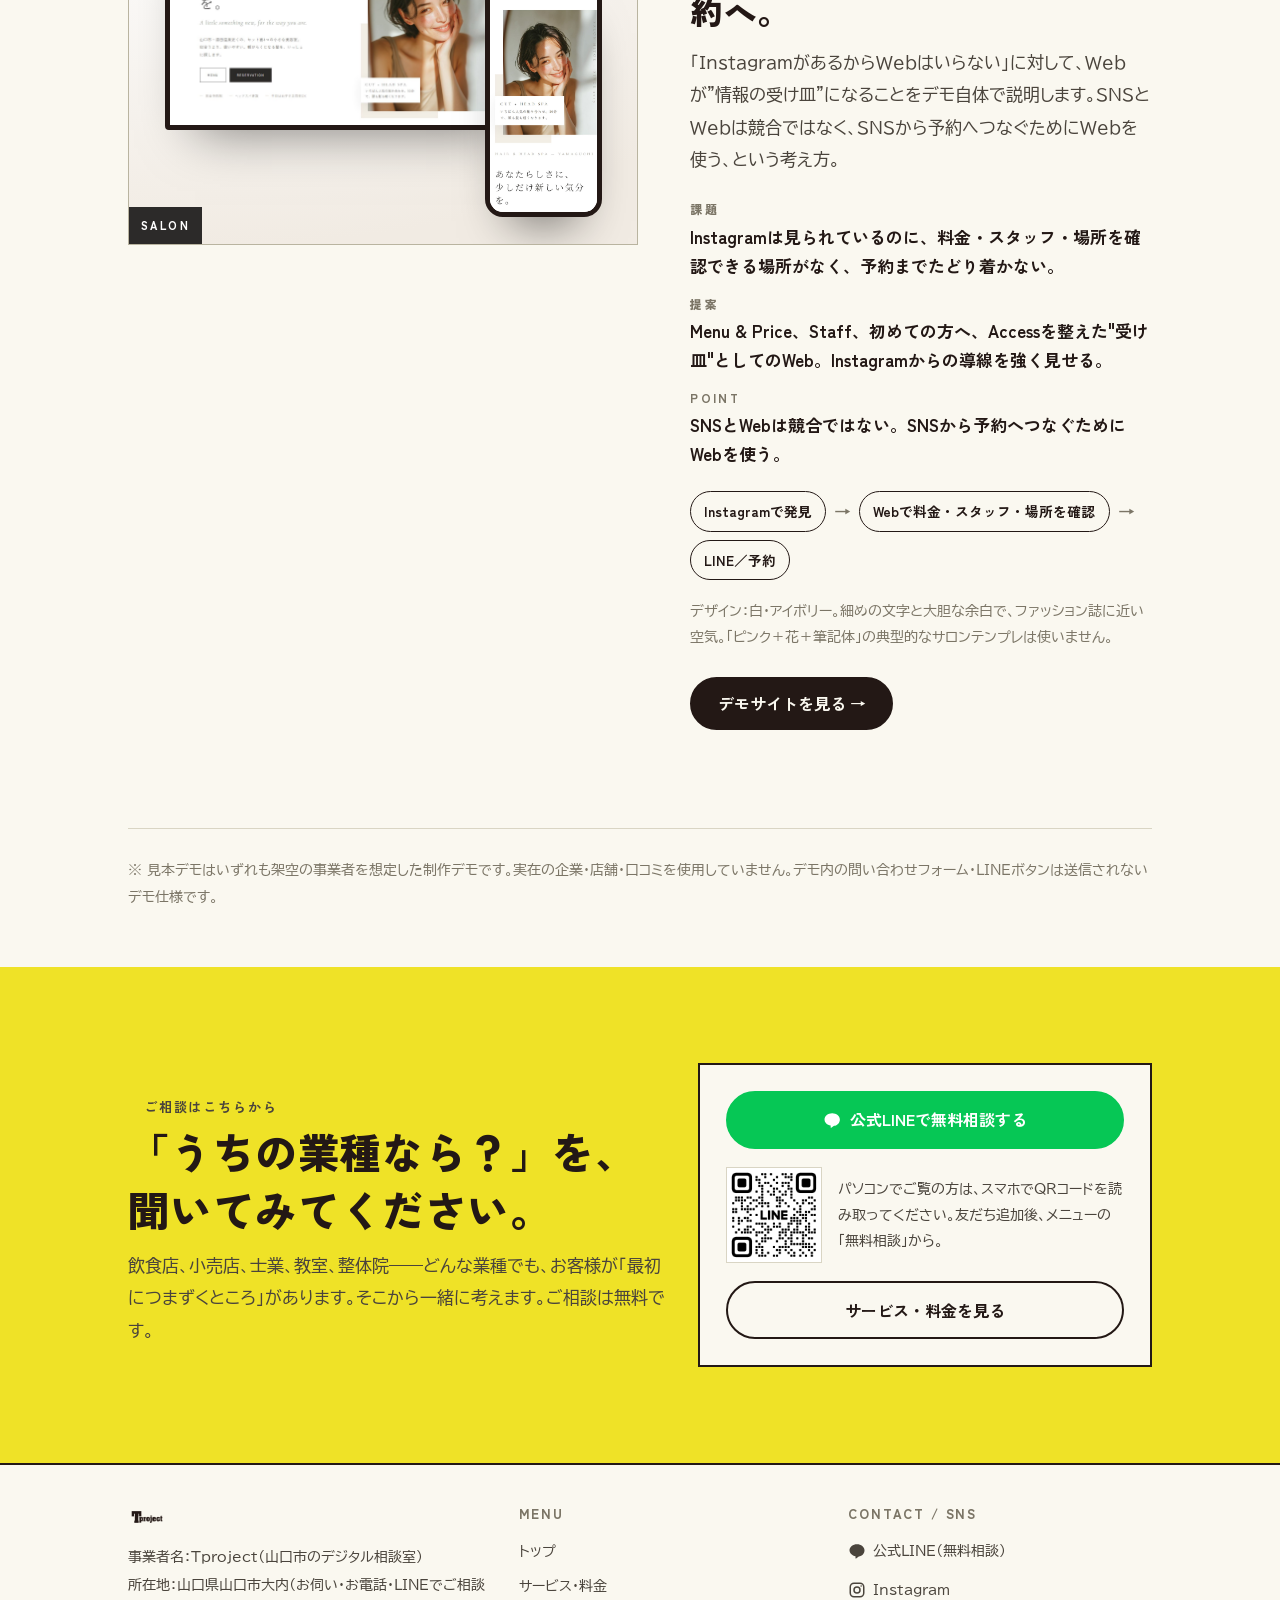
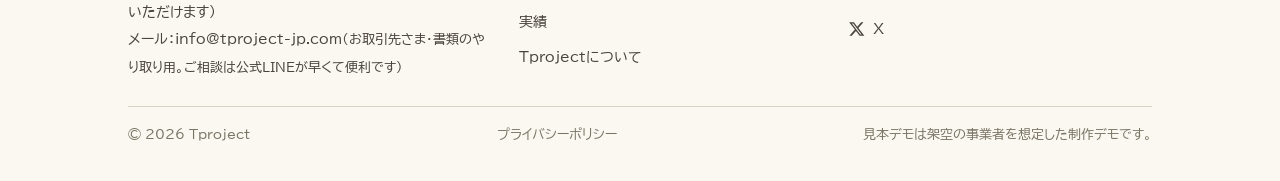
<file: works/index.html>
<!doctype html>
<html lang="ja">
<head>
<meta charset="utf-8">
<meta name="viewport" content="width=device-width, initial-scale=1">
<title>実績｜Tproject 山口市のデジタル相談室</title>
<meta name="description" content="Tprojectの実績を、閲覧数・滞在時間などの数字でお見せします。自社運営の釣りサイト、まちづくり会社のYouTube運営、自社で作って使っている道具。あわせて3業種の見本デモ（架空の事業者を想定）も掲載。">
<link rel="canonical" href="https://tproject-jp.com/works/">
<meta property="og:type" content="website">
<meta property="og:site_name" content="Tproject｜山口市のデジタル相談室">
<meta property="og:title" content="実績｜Tproject">
<meta property="og:description" content="閲覧数・滞在時間などの数字で見る、Tprojectの実績。3業種の見本デモも。">
<meta property="og:url" content="https://tproject-jp.com/works/">
<meta property="og:image" content="https://tproject-jp.com/assets/img/og.png">
<meta name="twitter:card" content="summary_large_image">
<link rel="icon" href="../assets/img/favicon.png" type="image/png">
<link rel="apple-touch-icon" href="../assets/img/apple-touch-icon.png">
<link rel="preconnect" href="https://fonts.googleapis.com">
<link rel="preconnect" href="https://fonts.gstatic.com" crossorigin>
<link rel="stylesheet" href="https://fonts.googleapis.com/css2?family=Zen+Kaku+Gothic+New:wght@700;900&family=BIZ+UDPGothic:wght@400;700&display=swap">
<link rel="stylesheet" href="../assets/css/site.css?v=20261009c">
<!-- Google tag (gtag.js) -->
<script async src="https://www.googletagmanager.com/gtag/js?id=G-36PFMJ6QZH"></script>
<script>
  window.dataLayer = window.dataLayer || [];
  function gtag(){dataLayer.push(arguments);}
  gtag('js', new Date());

  gtag('config', 'G-36PFMJ6QZH');
</script>
<!-- 構造化データ（Google向け） -->
<script type="application/ld+json">
{
 "@context": "https://schema.org",
 "@graph": [
  {
   "@type": "ProfessionalService",
   "@id": "https://tproject-jp.com/#business",
   "name": "Tproject",
   "alternateName": "Tproject｜山口市のデジタル相談室",
   "description": "山口市の店舗・小規模事業者向けに、ホームページ制作・Googleマップ・Instagram・LINE公式・写真・動画までまとめてサポートするデジタル相談窓口。作って終わりではなく、使えるようになるところまで。",
   "url": "https://tproject-jp.com/",
   "logo": "https://tproject-jp.com/assets/img/logo_black.png",
   "image": "https://tproject-jp.com/assets/img/og.png",
   "email": "info@tproject-jp.com",
   "address": {
    "@type": "PostalAddress",
    "addressLocality": "山口市",
    "addressRegion": "山口県",
    "addressCountry": "JP"
   },
   "areaServed": [
    {
     "@type": "City",
     "name": "山口市"
    },
    {
     "@type": "AdministrativeArea",
     "name": "山口県"
    }
   ],
   "priceRange": "¥¥",
   "sameAs": [
    "https://www.instagram.com/t3_tproject",
    "https://x.com/tproject_web",
    "https://line.me/R/ti/p/@150loinv"
   ],
   "knowsAbout": [
    "ホームページ制作",
    "Googleビジネスプロフィール",
    "Instagram運用",
    "LINE公式アカウント",
    "写真・動画撮影"
   ],
   "makesOffer": [
    {
     "@type": "Offer",
     "itemOffered": {
      "@type": "Service",
      "name": "ホームページ制作",
      "areaServed": "山口市"
     }
    },
    {
     "@type": "Offer",
     "itemOffered": {
      "@type": "Service",
      "name": "Googleマップ（ビジネスプロフィール）整備",
      "areaServed": "山口市"
     }
    },
    {
     "@type": "Offer",
     "itemOffered": {
      "@type": "Service",
      "name": "Instagram運用サポート",
      "areaServed": "山口市"
     }
    },
    {
     "@type": "Offer",
     "itemOffered": {
      "@type": "Service",
      "name": "LINE公式アカウント構築",
      "areaServed": "山口市"
     }
    },
    {
     "@type": "Offer",
     "itemOffered": {
      "@type": "Service",
      "name": "写真・動画撮影",
      "areaServed": "山口市"
     }
    }
   ]
  },
  {
   "@type": "WebSite",
   "@id": "https://tproject-jp.com/#website",
   "url": "https://tproject-jp.com/",
   "name": "Tproject｜山口市のデジタル相談室",
   "inLanguage": "ja",
   "publisher": {
    "@id": "https://tproject-jp.com/#business"
   }
  },
  {
   "@type": "BreadcrumbList",
   "itemListElement": [
    {
     "@type": "ListItem",
     "position": 1,
     "name": "トップ",
     "item": "https://tproject-jp.com/"
    },
    {
     "@type": "ListItem",
     "position": 2,
     "name": "実績",
     "item": "https://tproject-jp.com/works/"
    }
   ]
  },
  {
   "@type": "WebPage",
   "@id": "https://tproject-jp.com/works/",
   "url": "https://tproject-jp.com/works/",
   "name": "実績｜Tproject 山口市のデジタル相談室",
   "isPartOf": {
    "@id": "https://tproject-jp.com/#website"
   },
   "about": {
    "@id": "https://tproject-jp.com/#business"
   },
   "inLanguage": "ja"
  }
 ]
}
</script>
</head>
<body>

<header class="site-head">
  <div class="wrap">
    <a class="brand" href="../" aria-label="Tproject トップへ">
      <img src="../assets/img/logo_black.png" alt="Tproject" width="800" height="500">
      <small>山口市の<br>デジタル相談室</small>
    </a>
    <nav class="nav" aria-label="メインメニュー">
      <a href="../">トップ</a>
      <a href="../services/">サービス・料金</a>
      <a href="./" aria-current="page">実績</a>
      <a href="../about/">Tprojectについて</a>
      <a class="sns" href="https://www.instagram.com/t3_tproject" target="_blank" rel="noopener" aria-label="Instagram">
        <svg viewBox="0 0 24 24" fill="none" stroke="currentColor" stroke-width="2" stroke-linecap="round" stroke-linejoin="round" aria-hidden="true"><rect x="3" y="3" width="18" height="18" rx="5"/><circle cx="12" cy="12" r="4"/><circle cx="17.5" cy="6.5" r="1" fill="currentColor" stroke="none"/></svg>
      </a>
      <a class="btn line" href="https://line.me/R/ti/p/@150loinv" target="_blank" rel="noopener">
        <svg viewBox="0 0 24 24" fill="currentColor" aria-hidden="true"><path d="M12 3C6.5 3 2 6.6 2 11c0 3.9 3.4 7.2 8 7.9v2.6c0 .4.5.6.8.4l3.6-2.5C18.9 18.9 22 15.3 22 11c0-4.4-4.5-8-10-8z"/></svg>
        無料チェックを申し込む
      </a>
    </nav>
    <button class="menu-btn" aria-expanded="false" aria-controls="drawer"><i></i>メニュー</button>
  </div>
  <div class="drawer" id="drawer" data-open="false">
    <div class="wrap">
      <a href="../">トップ</a>
      <a href="../services/">サービス・料金</a>
      <a href="./">実績</a>
      <a href="../about/">Tprojectについて</a>
      <div class="drawer-sns">
        <a href="https://www.instagram.com/t3_tproject" target="_blank" rel="noopener"><svg viewBox="0 0 24 24" fill="none" stroke="currentColor" stroke-width="2" stroke-linecap="round" stroke-linejoin="round" aria-hidden="true"><rect x="3" y="3" width="18" height="18" rx="5"/><circle cx="12" cy="12" r="4"/><circle cx="17.5" cy="6.5" r="1" fill="currentColor" stroke="none"/></svg>Instagram</a>
        <a href="https://x.com/tproject_web" target="_blank" rel="noopener"><svg viewBox="0 0 24 24" fill="currentColor" aria-hidden="true"><path d="M17.5 3h3.1l-6.8 7.8L21.8 21h-6.3l-4.9-6.4L5 21H1.9l7.3-8.3L1.5 3h6.4l4.4 5.9L17.5 3zm-1.1 16.2h1.7L6.9 4.7H5.1l11.3 14.5z"/></svg>X</a>
      </div>
      <a class="btn line" href="https://line.me/R/ti/p/@150loinv" target="_blank" rel="noopener">公式LINEで無料チェック</a>
    </div>
  </div>
</header>

<main>

<section class="page-head">
  <div class="wrap">
    <p class="kicker">実績</p>
    <h1>数字で、お見せします。</h1>
    <p class="lead">「作りました」だけでは、お店の役に立ったかどうか分かりません。ここでは、Tprojectが作って動かしているものを、<strong>閲覧数・滞在時間などの数字</strong>と一緒にお見せします。数字はすべて記録の裏付けがあるもので、いつ時点のものかを添えています。</p>
    <nav class="subnav" aria-label="実績一覧">
      <a href="#ikabu">山口イカ部 ／ ゲーム＋SNS</a>
      <a href="#yfj">釣りサイト ／ 自社運営</a>
      <a href="#machiyama">まちづくり会社 ／ YouTube運営</a>
      <a href="#tools">自社で作って使う道具</a>
      <a href="#demo">見本デモ（架空）</a>
    </nav>
  </div>
</section>

<div class="wrap">

  <!-- ===== A. 山口イカ部（共同プロジェクト・2026-10-10 公開。共同相手の名前は出さない約束） ===== -->
  <article class="case jisseki reveal" id="ikabu" data-tag="JOINT PROJECT">
    <div class="stats wide">
      <div class="stat reveal">
        <p class="fig">30.2<small>万回</small></p>
        <p class="what">Instagramの閲覧数（30日間）</p>
        <p class="when">2026年10月10日時点のインサイト。<b>9月29日は約9.8万回、10月5日は24.1万回</b> → 約3倍に。</p>
      </div>
      <div class="stat reveal">
        <p class="fig">14.9<small>万人</small></p>
        <p class="what">閲覧した人の数</p>
        <p class="when">同じ30日間・2026年10月10日時点</p>
      </div>
      <div class="stat reveal">
        <p class="fig">93<small>%</small></p>
        <p class="what">フォロワー以外への到達</p>
        <p class="when">閲覧のうち、まだフォローしていない人の割合。<b>新しい人に届いています</b>。</p>
      </div>
    </div>
    <div class="stats">
      <div class="stat sub reveal">
        <p class="fig">17<small>分</small>44<small>秒</small></p>
        <p class="what">ゲームを開いた人の平均プレイ時間</p>
        <p class="when">エギングゲーム・10月9日までの30日間・419人（GA4）。9月は8分36秒</p>
      </div>
      <div class="stat sub reveal">
        <p class="fig">309<small>人</small></p>
        <p class="what">公式LINEの友だち（開設から約10日）</p>
        <p class="when">2026年10月10日時点（開設1日半で53人）。<b>10月9日にターゲットリーチ300人＝LINE公式アカウント全体の上位25%</b>（LINE社の通知より）</p>
      </div>
      <div class="stat sub reveal">
        <p class="fig">10.9<small>万回</small></p>
        <p class="what">いちばん見られた1本の閲覧数</p>
        <p class="when">プロフィールへのアクセス 3,458回／外部リンクのタップ 513回（同30日間）</p>
      </div>
    </div>

    <ul class="made" aria-label="山口イカ部で作ったもの">
      <li>
        <div class="img"><img src="../assets/img/works/ikabu_egi_poster.jpg" alt="エギングゲーム「しゃくって抱かせろ！」の看板絵" width="960" height="540" loading="lazy" decoding="async"></div>
        <div class="thumbs">
          <img src="../assets/img/works/ikabu_egi_cast.jpg" alt="夕まずめにエギを投げるプレイ画面" width="960" height="540" loading="lazy" decoding="async">
          <img src="../assets/img/works/ikabu_egi_boss_v2.jpg" alt="夜、大きなイカが掛かった瞬間のプレイ画面" width="960" height="540" loading="lazy" decoding="async">
        </div>
        <b>エギングゲーム「しゃくって抱かせろ！」</b>
        <p>ボタン1つで、投げて・沈めて・しゃくって・抱かせる本格エギング。萩の今日の風・波・潮で釣れ具合が変わります。</p>
      </li>
      <li>
        <div class="img"><img src="../assets/img/works/ikabu_sumi_poster.jpg" alt="パズルゲーム「墨つなぎ」の看板絵" width="960" height="540" loading="lazy" decoding="async"></div>
        <div class="thumbs">
          <div class="sq"><img src="../assets/img/works/ikabu_sumi_chain.jpg" alt="墨つなぎのプレイ画面。3連鎖が起きたところ" width="720" height="720" loading="lazy" decoding="async"></div>
          <div class="sq"><img src="../assets/img/works/ikabu_reel3.jpg" alt="開発日記#3のリールの1コマ。墨つなぎの画面" width="480" height="853" loading="lazy" decoding="async"></div>
        </div>
        <b>パズル「墨つなぎ」</b>
        <p>6×6のイカの3マッチパズル。20手で何点取れるか。今日の一戦は世界中で同じ盤面です。</p>
      </li>
      <li>
        <div class="img"><img src="../assets/img/works/ikabu_gacha.webp" alt="カードガチャの入口の絵" width="960" height="373" loading="lazy" decoding="async"></div>
        <div class="thumbs cards">
          <img src="../assets/img/works/ikabu_card_012.webp" alt="ガチャで引けるカードの例" width="320" height="480" loading="lazy" decoding="async">
          <img src="../assets/img/works/ikabu_card_034.webp" alt="ガチャで引けるカードの例" width="320" height="480" loading="lazy" decoding="async">
          <img src="../assets/img/works/ikabu_card_045.webp" alt="ガチャで引けるカードの例（レア度の高いもの）" width="320" height="480" loading="lazy" decoding="async">
          <img src="../assets/img/works/ikabu_card_122.webp" alt="ガチャで引けるカードの例" width="320" height="480" loading="lazy" decoding="async">
        </div>
        <b>カードガチャ<span class="free">完全無料</span></b>
        <p>遊ぶとチケットがたまり、270枚のカードが引けます。課金はありません。レア度のロゴ・釣りネタの名前も自作。</p>
      </li>
      <li>
        <div class="img"><img src="../assets/img/works/ikabu_stickers.webp" alt="山口イカ部のLINE動くスタンプ Vol.1の一覧" width="960" height="640" loading="lazy" decoding="async"></div>
        <b>LINEの動くスタンプ</b>
        <p>部のキャラクターで動くスタンプを2セット制作。LINE Creators Marketの審査を通り、2026年10月10日発売。</p>
      </li>
      <li>
        <div class="img"><img src="../assets/img/works/ikabu_hero.webp" alt="山口イカ部のメインの絵" width="960" height="640" loading="lazy" decoding="async"></div>
        <b>公式LINE</b>
        <p>部員の入口。ゲームのチケット配布・お知らせ・ガチャの受け取りをLINEの中で。開設から約10日で309人（2026年10月10日時点）。</p>
      </li>
      <li>
        <div class="thumbs">
          <div class="reel"><img src="../assets/img/works/ikabu_reel2.jpg" alt="開発日記#2「フォール中しか抱かない」のリールの1コマ。ゲームの水中画面でエギの沈み方を解説している" width="480" height="853" loading="lazy" decoding="async"></div>
          <div class="reel"><img src="../assets/img/works/ikabu_reel3.jpg" alt="開発日記#3のリールの1コマ" width="480" height="853" loading="lazy" decoding="async"></div>
        </div>
        <b>Instagramのリール運用</b>
        <p>ゲーム画面で「水中でイカがいつ抱くか」を解説するリールを制作・運用。1本で10.9万回、7.6万回の閲覧（下の棒グラフ）。</p>
      </li>
    </ul>

    <div class="reels">
      <span class="shot pc"><span class="top"><i></i><i></i><i></i></span><img src="../assets/img/works/ikabu_insight_20261010.webp" alt="Instagramのアカウントのインサイト画面。閲覧30.2万、フォロワー以外93%、閲覧者14.9万人" width="688" height="408" loading="lazy" decoding="async"></span>
      <p class="cap">2026年10月10日のInstagramインサイト画面（30日間）。上の数字はここから。</p>
    </div>
    <div class="info">
      <p class="ind">山口イカ部 ／ ゲーム＋SNS＋LINE</p>
      <h2>釣りゲームを作って、<br>Instagramで月30万回見られる部活に。</h2>
      <p class="concept">企画・運営：共同プロジェクト／制作：Tproject（ゲーム開発・サイト構築・公式LINE・Instagram運用）。「イカ釣りを、遊びながら覚える」をテーマに、ブラウザで遊べるエギングゲームと、その画面を使ったInstagramの発信を同時に進めています。</p>
      <dl>
        <div><dt>やったこと</dt><dd>ブラウザ釣りゲーム2本の開発／部のサイト／公式LINE（チケット配布・ガチャ）／Instagramのリール制作と運用</dd></div>
        <div><dt>伸びた理由</dt><dd>「実際の釣りでは見えないところ」を、ゲームの断面図で見せる。告知や写真＋文字の便利情報は伸びず、解説リールだけが伸びました。</dd></div>
      </dl>
      <ul class="bars" aria-label="投稿の種類ごとの閲覧数">
        <li><span class="bl">ゲーム画面で解説：水中でイカがいつ抱くか（開発日記#2）</span><i style="--w:100%"></i><b>10.9万回</b></li>
        <li><span class="bl">ゲーム画面で解説：アタリは4種類（開発日記#1）</span><i style="--w:70%"></i><b>7.6万回</b></li>
        <li class="dim"><span class="bl">告知だけの投稿</span><i style="--w:25%"></i><b>2.7万回</b></li>
        <li class="dim"><span class="bl">写真と文字の便利情報</span><i style="--w:2%"></i><b>約1,900回</b></li>
      </ul>
      <p class="design">数字はすべて2026年10月10日時点のInstagramインサイト（30日間）。共同相手の名前は、取り決めにより掲載していません。</p>
    </div>
  </article>

  <!-- ===== B. 釣りサイト YAMAGUCHI FISHING JOURNAL（自社運営） ===== -->
  <article class="case jisseki yfj reveal" id="yfj" data-tag="OWN PROJECT">
    <div class="stats">
      <div class="stat reveal">
        <p class="fig">1<small>分</small>17<small>秒</small></p>
        <p class="what">1回の訪問の平均滞在時間</p>
        <p class="when">2026年9月・公開約3週間（GA4）。<b>このTproject公式サイトのトップは約8秒</b>。読まれる中身があれば、人は長く居てくれます。</p>
      </div>
      <div class="stat reveal">
        <p class="fig">54.5<small>%</small></p>
        <p class="what">エンゲージメント率</p>
        <p class="when">10秒以上読む・2ページ以上見る、など「ちゃんと見た」訪問の割合（2026年9月・GA4）</p>
      </div>
      <div class="stat reveal">
        <p class="fig">0<small>円</small></p>
        <p class="what">月々のサーバー代</p>
        <p class="when">毎時更新の海況判定・投稿機能を含めて月額0円（独自ドメインの更新料は年1回のみ）</p>
      </div>
    </div>

    <div>
      <div class="mock">
        <div class="pc"><img src="../assets/img/works/yfj_pc.jpg" alt="YAMAGUCHI FISHING JOURNAL トップページのPC表示" width="1200" height="750" loading="lazy" decoding="async"></div>
        <div class="ph"><img src="../assets/img/works/yfj_sp.jpg" alt="同サイトのスマホ表示" width="430" height="932" loading="lazy" decoding="async"></div>
        <span class="label">FISHING JOURNAL</span>
      </div>
      <a class="shot pc" href="https://yamaguchifishing.com/sea/" target="_blank" rel="noopener"><span class="top"><i></i><i></i><i></i></span><img src="../assets/img/works/yfj_sea_pc.jpg" alt="海況ページ。山口県5エリアの釣りに向く・向かないの判定を毎時更新" width="1200" height="750" loading="lazy" decoding="async"><span class="tag">SEA</span></a>
    </div>
    <div class="info">
      <p class="ind">釣りサイト ／ 自社で運営・公開中</p>
      <h2>作って終わりにしない。<br>自社サイトで、毎日動かしています。</h2>
      <p class="concept">山口の海と釣りの情報サイト「YAMAGUCHI FISHING JOURNAL」。お客様に提案する仕組みは、まず自分たちのサイトで動かして、数字を見ながら育てています。訪問 600回・360人、うち約4分の1がSNS・YouTubeからの流入です（2026年9月）。</p>
      <dl>
        <div><dt>作ったもの</dt><dd>山口県5エリアの海況判定（毎時更新）／釣り場／釣行記／訪問者が投稿できる「現地の声」（写真・荒らし対策つき）／Instagram最新投稿の自動表示／攻略記事（週1本）</dd></div>
        <div><dt>お店に使える点</dt><dd>「今日の状況」を自動で出す仕組み、お客様の声を集める投稿フォーム、Instagramを更新するだけでサイトも更新される仕組み。どれも、そのままお店のサイトに載せられます。</dd></div>
      </dl>
      <div class="actions">
        <a class="btn" href="https://yamaguchifishing.com/" target="_blank" rel="noopener">サイトを見る →</a>
        <span style="font-size:.86rem;color:var(--ink-3)">yamaguchifishing.com（別タブで開きます）</span>
      </div>
    </div>
  </article>

  <!-- ===== C. 街づくり山口 YouTubeチャンネルの運営 ===== -->
  <article class="case jisseki reveal" id="machiyama" data-tag="CLIENT WORK">
    <div class="info">
      <p class="ind">まちづくり会社 ／ YouTube運営（年間契約）</p>
      <h2>商店街のお店を、<br>毎月、動画で紹介し続けています。</h2>
      <p class="concept">街づくり山口様と年間契約を結び、山口市中心商店街のYouTubeチャンネルの運営を担当しています。企画から撮影・編集・公開の設定まで、ひとりで通しています。</p>
      <dl>
        <div><dt>やっていること</dt><dd>商店街のお店のショート動画の企画・撮影・編集／5分ほどのお店紹介（長めの動画）／関連動画の設計／予約投稿の運用</dd></div>
        <div><dt>工夫</dt><dd>自作の編集補助ツール（Premiere Pro用のパネル）で、長めの動画もラフカット（最初の粗い編集）を自動化。撮影した翌週には公開できる体制です。</dd></div>
      </dl>
      <p class="design">お店の動画は各店の許可を確認してから掲載するため、ここでは画面を載せていません。</p>
    </div>
    <div class="info">
      <ul class="tools-list" aria-label="運用の中身">
        <li><b>月6本</b>商店街のお店のショート動画を、毎月公開（2026年9月〜）</li>
        <li><b>長めの動画も</b>5分ほどのお店紹介を、ショートとあわせて制作</li>
        <li><b>イベント撮影</b>商店街のイベントの撮影も、別のご依頼でお受けしています</li>
      </ul>
    </div>
  </article>

  <!-- ===== D. 自社で作って使っている道具 ===== -->
  <article class="case jisseki reveal" id="tools" data-tag="IN-HOUSE TOOLS">
    <div class="info">
      <p class="ind">開発部門 ／ 自社で作って、自社で使う</p>
      <h2>お客様の「こういうのがあれば」を、<br>まず自分たちで作って使ってから届けています。</h2>
      <p class="concept">市販の道具で足りないところは、自分たちで作ります。ここに並ぶものは、どれもTprojectの日々の仕事で実際に動いているものです。</p>
    </div>
    <div class="info">
      <ul class="tools-list" aria-label="自社ツール一覧">
        <li><b>電子契約システム</b>契約書の作成・署名・PDFの照合まで。2026年10月、実際の契約で使用</li>
        <li><b>動画編集の補助パネル</b>Premiere Pro拡張。無音・言い淀みを検出して、ラフカットを自動で作る</li>
        <li><b>YouTube配信の翻訳Bot</b>配信中の声を英語に訳してチャットに出す。<a href="../translation-bot/">紹介ページ</a></li>
        <li><b>サイトへのInstagram自動表示</b>投稿するだけでサイトが更新される。<a href="../#instagram">トップページで実演中</a></li>
        <li><b>月次サイトレポート</b>数字→分析→改善案の報告書を、毎月自動で作る</li>
      </ul>
    </div>
    <figure class="toolshot reveal">
      <span class="shot"><span class="top"><i></i><i></i><i></i></span><img src="../assets/img/works/rcp_workspace_v2.webp" alt="Premiere Proの画面。右に自社開発の編集補助パネル、下のタイムラインには自動で切り分けた約5分の動画とテロップが並ぶ" width="1456" height="730" loading="lazy" decoding="async"><span class="tag">ROUGH CUT PANEL</span></span>
      <figcaption>動画編集の補助パネル（自社開発のPremiere Pro拡張）。右がパネル、下が約5分のお店紹介動画を組んだタイムライン。細かく並んでいるのが、自動で切り分けたカットとテロップです。映像はぼかしています。</figcaption>
    </figure>
    <figure class="toolshot duo reveal">
      <div class="pair">
        <span class="shot"><span class="top"><i></i><i></i><i></i></span><img src="../assets/img/works/esign_form.webp" alt="電子契約の画面。契約書を最後まで読むと、お客様の記入欄が押せるようになる。右端に署名が入っている" width="800" height="537" loading="lazy" decoding="async"><span class="tag">E-CONTRACT</span></span>
        <span class="shot"><span class="top"><i></i><i></i><i></i></span><img src="../assets/img/works/esign_pad.webp" alt="署名の書き込み台。画面いっぱいに大きく書ける" width="800" height="537" loading="lazy" decoding="async"><span class="tag">SIGN</span></span>
      </div>
      <figcaption>電子契約システム（自社開発）。1枚目：契約書を最後まで読むと、お客様の記入欄が押せるようになります。2枚目：署名は画面いっぱいの書き込み台に、ペンや指で大きく書けます。そのままPDFになり、あとから改ざんがないかも確かめられます。画面は見本のお客様（架空）です。</figcaption>
    </figure>
  </article>

  <!-- ===== E. 信頼の裏付け ===== -->
  <div class="pub-note reveal" style="padding:28px 0 0;border-top:1px solid var(--rule)">
    <b>公的な登録・講師</b>
    <span>山口商工会議所「エキスパートバンク」に専門家として登録されています（<a href="https://www.yamacci.or.jp/scripts/cgi-bin/expert/exdetail.cgi?id=452" target="_blank" rel="noopener">登録ページ</a>）。山口コアカレッジ非常勤講師として、動画制作・撮影・配信・AI活用を担当しています。</span>
  </div>

  <!-- ===== 見本デモ（架空） ===== -->
  <div class="sec-head reveal" id="demo" style="margin-top:clamp(56px,8vw,96px);scroll-margin-top:80px">
    <div>
      <p class="kicker">見本デモ（架空の事業者）</p>
      <h2>「うちでも使えそう」を、<br>業種ごとにかたちに。</h2>
    </div>
    <p class="lead">ここから下は、3つの業種を想定した<strong>制作デモ</strong>です。それぞれの業種で「お客様が最初につまずくところ」を、Webの導線で解決する設計にしています。いずれも架空の事業者を想定したもので、実在の企業・店舗の実績ではありません。</p>
  </div>

  <!-- ===== AUTO ===== -->
  <article class="case auto reveal" id="auto">
    <div class="mock">
      <div class="pc"><img src="../assets/img/works/auto_pc.jpg" alt="ヨツバ自動車整備工場（架空）デモサイトのPC表示" width="1440" height="900" loading="lazy" decoding="async"></div>
      <div class="ph"><img src="../assets/img/works/auto_sp.jpg" alt="同デモサイトのスマホ表示" width="780" height="1604" loading="lazy" decoding="async"></div>
      <span class="label">AUTO SERVICE</span>
    </div>
    <div class="info">
      <p class="ind">AUTO ／ 自動車整備・鈑金</p>
      <h2>「この傷、いくらで直る？」を<br>LINEで相談できる整備工場へ。</h2>
      <p class="concept">地域の整備工場を「電話しないと何も分からない店」から「スマホから気軽に相談できる店」へ。車検・修理・鈑金・タイヤ交換。写真を送るだけのLINE相談を、サイトの主役に据えます。</p>
      <dl>
        <div><dt>課題</dt><dd>電話中心で、若い顧客が修理の相談をしにくい。「まず見積りを聞く」のハードルが高い。</dd></div>
        <div><dt>提案</dt><dd>LINE写真相談を中心にした、スマホファーストのサイト。よくある相談（ぶつけた・傷の値段・車検・警告灯）から入れる構成。</dd></div>
        <div><dt>POINT</dt><dd>Webサイトを新しくするのではなく、問い合わせ方法そのものを変える。</dd></div>
      </dl>
      <div class="route" aria-label="お客様の動き">
        <span>車の傷をスマホで撮影</span><i>→</i><span>LINEで写真を送信</span><i>→</i><span>概算・来店案内</span><i>→</i><span>来店</span>
      </div>
      <p class="design">デザイン：ダークグレー／オフホワイト。太めの文字で、工場の技術感と安心感。黒＋赤＋炎の"車屋らしさ"は使いません。</p>
      <div class="actions">
        <a class="btn" href="../demo/auto/">デモサイトを見る →</a>
        <span style="font-size:.86rem;color:var(--ink-3)">架空の整備工場「ヨツバ自動車整備工場」</span>
      </div>
    </div>
  </article>

  <!-- ===== REFORM ===== -->
  <article class="case reform reveal" id="reform">
    <div class="mock">
      <div class="pc"><img src="../assets/img/works/reform_pc.jpg" alt="くすのき工務店（架空）デモサイトのPC表示" width="1440" height="900" loading="lazy" decoding="async"></div>
      <div class="ph"><img src="../assets/img/works/reform_sp.jpg" alt="同デモサイトのスマホ表示" width="780" height="1604" loading="lazy" decoding="async"></div>
      <span class="label">REFORM</span>
    </div>
    <div class="info">
      <p class="ind">REFORM ／ リフォーム</p>
      <h2>施工事例を見て終わりではなく、<br>現地相談までつながるサイトへ。</h2>
      <p class="concept">施工写真を並べるだけのホームページから、「自分の家ならどうなる？」を相談したくなるWebサイトへ。価格訴求より、施工品質・人・地域性・安心を見せます。</p>
      <dl>
        <div><dt>課題</dt><dd>施工事例はあるのに、見た人が「自分の家の場合」を想像できず、問い合わせにつながらない。</dd></div>
        <div><dt>提案</dt><dd>Before／Afterに「悩み・提案内容・工期の例・費用帯の例」を添えて見せ、気になる場所を撮って送るLINE相談へ。</dd></div>
        <div><dt>POINT</dt><dd>施工実績を、問い合わせに変えるWeb設計。</dd></div>
      </dl>
      <div class="route" aria-label="お客様の動き">
        <span>気になる場所を撮影</span><i>→</i><span>LINEで送信</span><i>→</i><span>簡単な相談</span><i>→</i><span>現地調査</span>
      </div>
      <p class="design">デザイン：木・白・チャコール。雑誌や建築ポートフォリオのような余白。「激安！今だけ！」型のデザインは使いません。</p>
      <div class="actions">
        <a class="btn" href="../demo/reform/">デモサイトを見る →</a>
      </div>
    </div>
  </article>

  <!-- ===== SALON ===== -->
  <article class="case salon reveal" id="salon">
    <div class="mock">
      <div class="pc"><img src="../assets/img/works/salon_pc.jpg" alt="salon hitoe（架空）デモサイトのPC表示" width="1440" height="900" loading="lazy" decoding="async"></div>
      <div class="ph"><img src="../assets/img/works/salon_sp.jpg" alt="同デモサイトのスマホ表示" width="780" height="1604" loading="lazy" decoding="async"></div>
      <span class="label">SALON</span>
    </div>
    <div class="info">
      <p class="ind">SALON ／ 美容室・サロン</p>
      <h2>Instagramで見つけてもらい、<br>料金を確認して、そのまま予約へ。</h2>
      <p class="concept">「InstagramがあるからWebはいらない」に対して、Webが"情報の受け皿"になることをデモ自体で説明します。SNSとWebは競合ではなく、SNSから予約へつなぐためにWebを使う、という考え方。</p>
      <dl>
        <div><dt>課題</dt><dd>Instagramは見られているのに、料金・スタッフ・場所を確認できる場所がなく、予約までたどり着かない。</dd></div>
        <div><dt>提案</dt><dd>Menu &amp; Price、Staff、初めての方へ、Accessを整えた"受け皿"としてのWeb。Instagramからの導線を強く見せる。</dd></div>
        <div><dt>POINT</dt><dd>SNSとWebは競合ではない。SNSから予約へつなぐためにWebを使う。</dd></div>
      </dl>
      <div class="route" aria-label="お客様の動き">
        <span>Instagramで発見</span><i>→</i><span>Webで料金・スタッフ・場所を確認</span><i>→</i><span>LINE／予約</span>
      </div>
      <p class="design">デザイン：白・アイボリー。細めの文字と大胆な余白で、ファッション誌に近い空気。「ピンク＋花＋筆記体」の典型的なサロンテンプレは使いません。</p>
      <div class="actions">
        <a class="btn" href="../demo/salon/">デモサイトを見る →</a>
      </div>
    </div>
  </article>

  <p class="concept-note reveal" style="padding:28px 0 56px;border-top:1px solid var(--rule)">※ 見本デモはいずれも架空の事業者を想定した制作デモです。実在の企業・店舗・口コミを使用していません。デモ内の問い合わせフォーム・LINEボタンは送信されないデモ仕様です。</p>
</div>

<section class="cta" id="contact">
  <div class="wrap">
    <div class="reveal">
      <p class="kicker">ご相談はこちらから</p>
      <h2>「うちの業種なら？」を、<br>聞いてみてください。</h2>
      <p>飲食店、小売店、士業、教室、整体院——どんな業種でも、お客様が「最初につまずくところ」があります。そこから一緒に考えます。ご相談は無料です。</p>
    </div>
    <div class="cta-box reveal">
      <a class="btn line" href="https://line.me/R/ti/p/@150loinv" target="_blank" rel="noopener">
        <svg viewBox="0 0 24 24" fill="currentColor" aria-hidden="true"><path d="M12 3C6.5 3 2 6.6 2 11c0 3.9 3.4 7.2 8 7.9v2.6c0 .4.5.6.8.4l3.6-2.5C18.9 18.9 22 15.3 22 11c0-4.4-4.5-8-10-8z"/></svg>
        公式LINEで無料相談する
      </a>
      <div class="qr">
        <img src="../assets/img/line_qr.png" alt="Tproject 公式LINE 友だち追加QRコード" width="540" height="540">
        <span>パソコンでご覧の方は、スマホでQRコードを読み取ってください。友だち追加後、メニューの「無料相談」から。</span>
      </div>
      <a class="btn ghost" href="../services/">サービス・料金を見る</a>
    </div>
  </div>
</section>

</main>

<footer class="site-foot">
  <div class="wrap">
    <div>
      <a class="brand" href="../"><img src="../assets/img/logo_black.png" alt="Tproject" width="800" height="500"></a>
      <p style="margin-top:14px">事業者名：Tproject（山口市のデジタル相談室）<br>所在地：山口県山口市大内（お伺い・お電話・LINEでご相談いただけます）<br>メール：<a href="mailto:info@tproject-jp.com">info@tproject-jp.com</a><span style="font-size:.88em">（お取引先さま・書類のやり取り用。ご相談は公式LINEが早くて便利です）</span></p>
    </div>
    <div>
      <h4>MENU</h4>
      <ul>
        <li><a href="../">トップ</a></li>
        <li><a href="../services/">サービス・料金</a></li>
        <li><a href="./">実績</a></li>
        <li><a href="../about/">Tprojectについて</a></li>
      </ul>
    </div>
    <div>
      <h4>CONTACT / SNS</h4>
      <ul class="sns">
        <li><a href="https://line.me/R/ti/p/@150loinv" target="_blank" rel="noopener"><svg viewBox="0 0 24 24" fill="currentColor" aria-hidden="true"><path d="M12 3C6.5 3 2 6.6 2 11c0 3.9 3.4 7.2 8 7.9v2.6c0 .4.5.6.8.4l3.6-2.5C18.9 18.9 22 15.3 22 11c0-4.4-4.5-8-10-8z"/></svg>公式LINE（無料相談）</a></li>
        <li><a href="https://www.instagram.com/t3_tproject" target="_blank" rel="noopener"><svg viewBox="0 0 24 24" fill="none" stroke="currentColor" stroke-width="2" stroke-linecap="round" aria-hidden="true"><rect x="3" y="3" width="18" height="18" rx="5"/><circle cx="12" cy="12" r="4"/><circle cx="17.5" cy="6.5" r="1" fill="currentColor" stroke="none"/></svg>Instagram</a></li>
        <li><a href="https://x.com/tproject_web" target="_blank" rel="noopener"><svg viewBox="0 0 24 24" fill="currentColor" aria-hidden="true"><path d="M17.5 3h3.1l-6.8 7.8L21.8 21h-6.3l-4.9-6.4L5 21H1.9l7.3-8.3L1.5 3h6.4l4.4 5.9L17.5 3zm-1.1 16.2h1.7L6.9 4.7H5.1l11.3 14.5z"/></svg>X</a></li>
      </ul>
    </div>
    <div class="copy">
      <span>© <span id="year">2026</span> Tproject</span>
      <span><a href="/privacy/">プライバシーポリシー</a></span>
      <span>見本デモは架空の事業者を想定した制作デモです。</span>
    </div>
  </div>
</footer>

<!-- 浮くLINEボタン（スマホ専用。ヘッダーのボタンが隠れる幅で唯一の常時導線） -->
<a class="line-float" href="https://line.me/R/ti/p/@150loinv" target="_blank" rel="noopener" aria-label="公式LINEで無料相談する">
  <span class="ic"><svg viewBox="0 0 24 24" fill="currentColor" aria-hidden="true"><path d="M12 3C6.5 3 2 6.6 2 11c0 3.9 3.4 7.2 8 7.9v2.6c0 .4.5.6.8.4l3.6-2.5C18.9 18.9 22 15.3 22 11c0-4.4-4.5-8-10-8z"/></svg></span>
  <span class="tx">無料チェック<small>公式LINE・まだ決めていなくてOK</small></span>
</a>

<script src="../assets/js/site.js?v=20261009" defer></script>
</body>
</html>
</file>
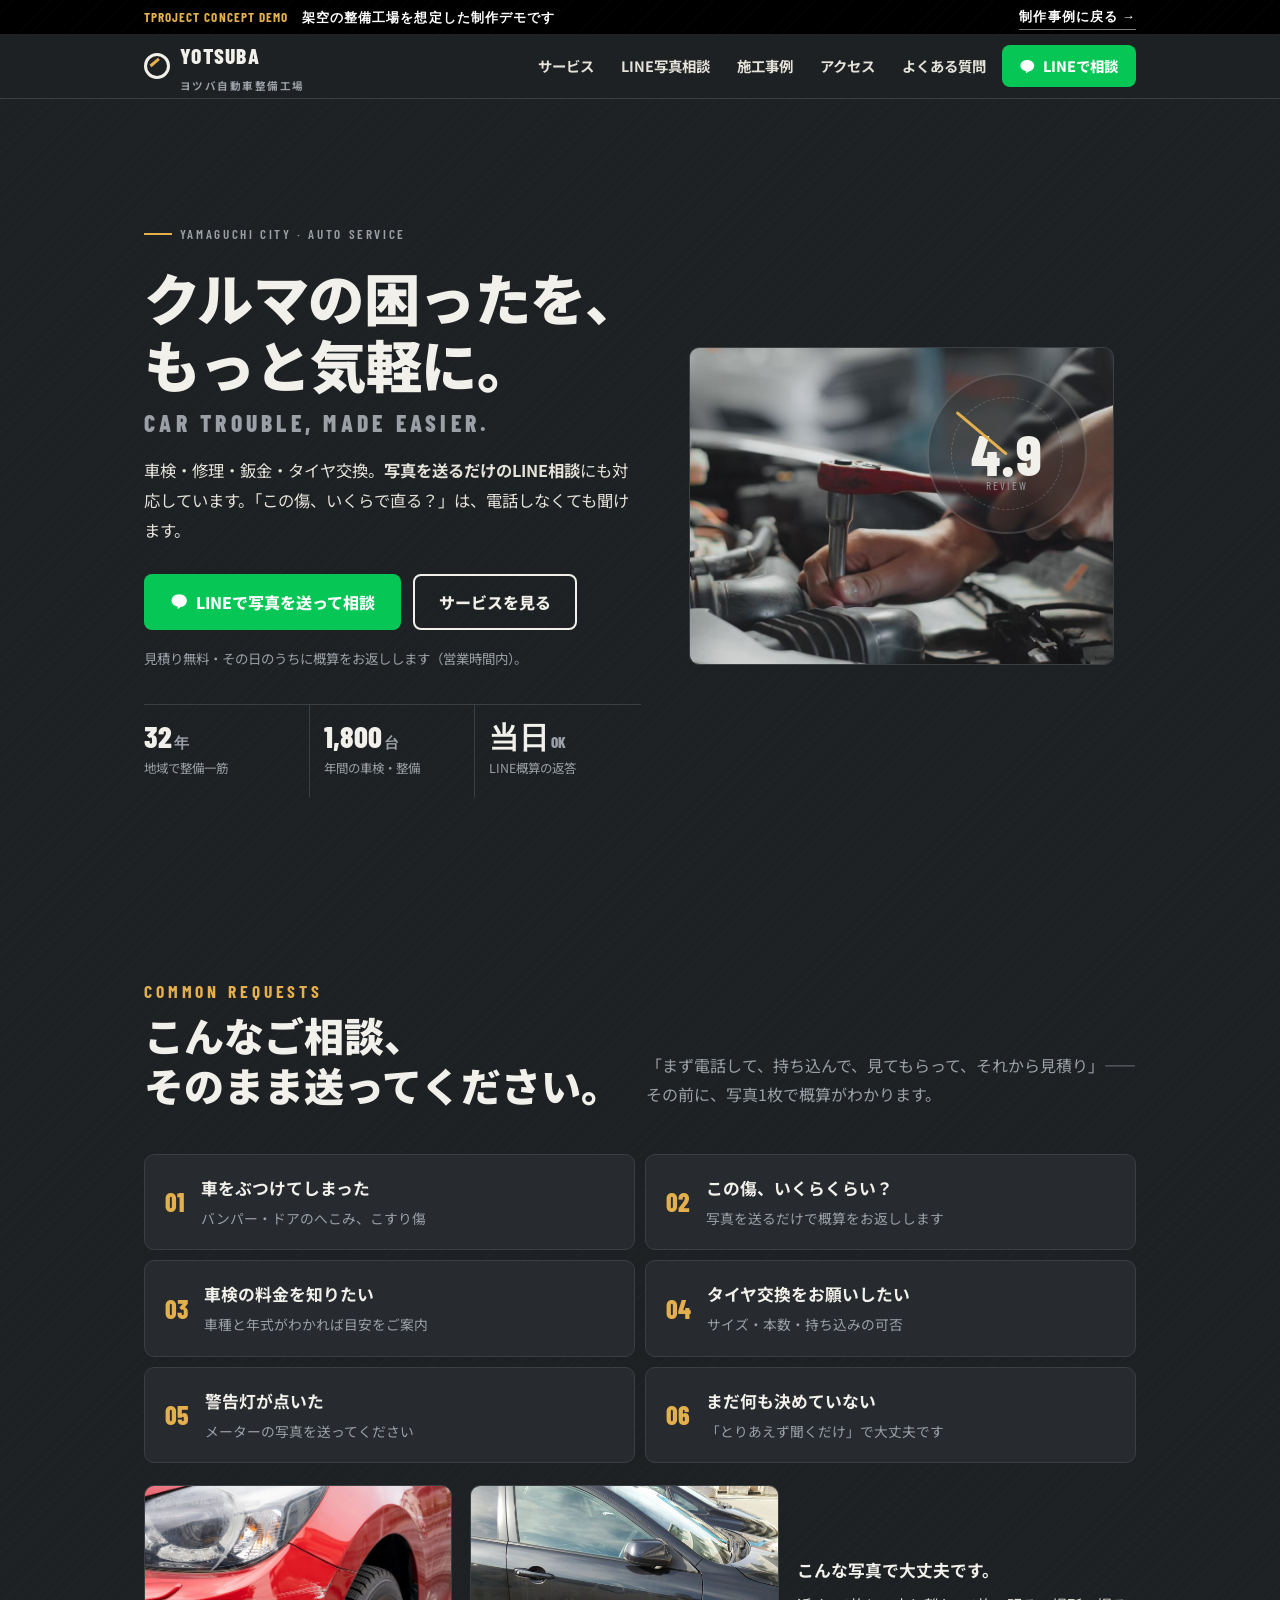
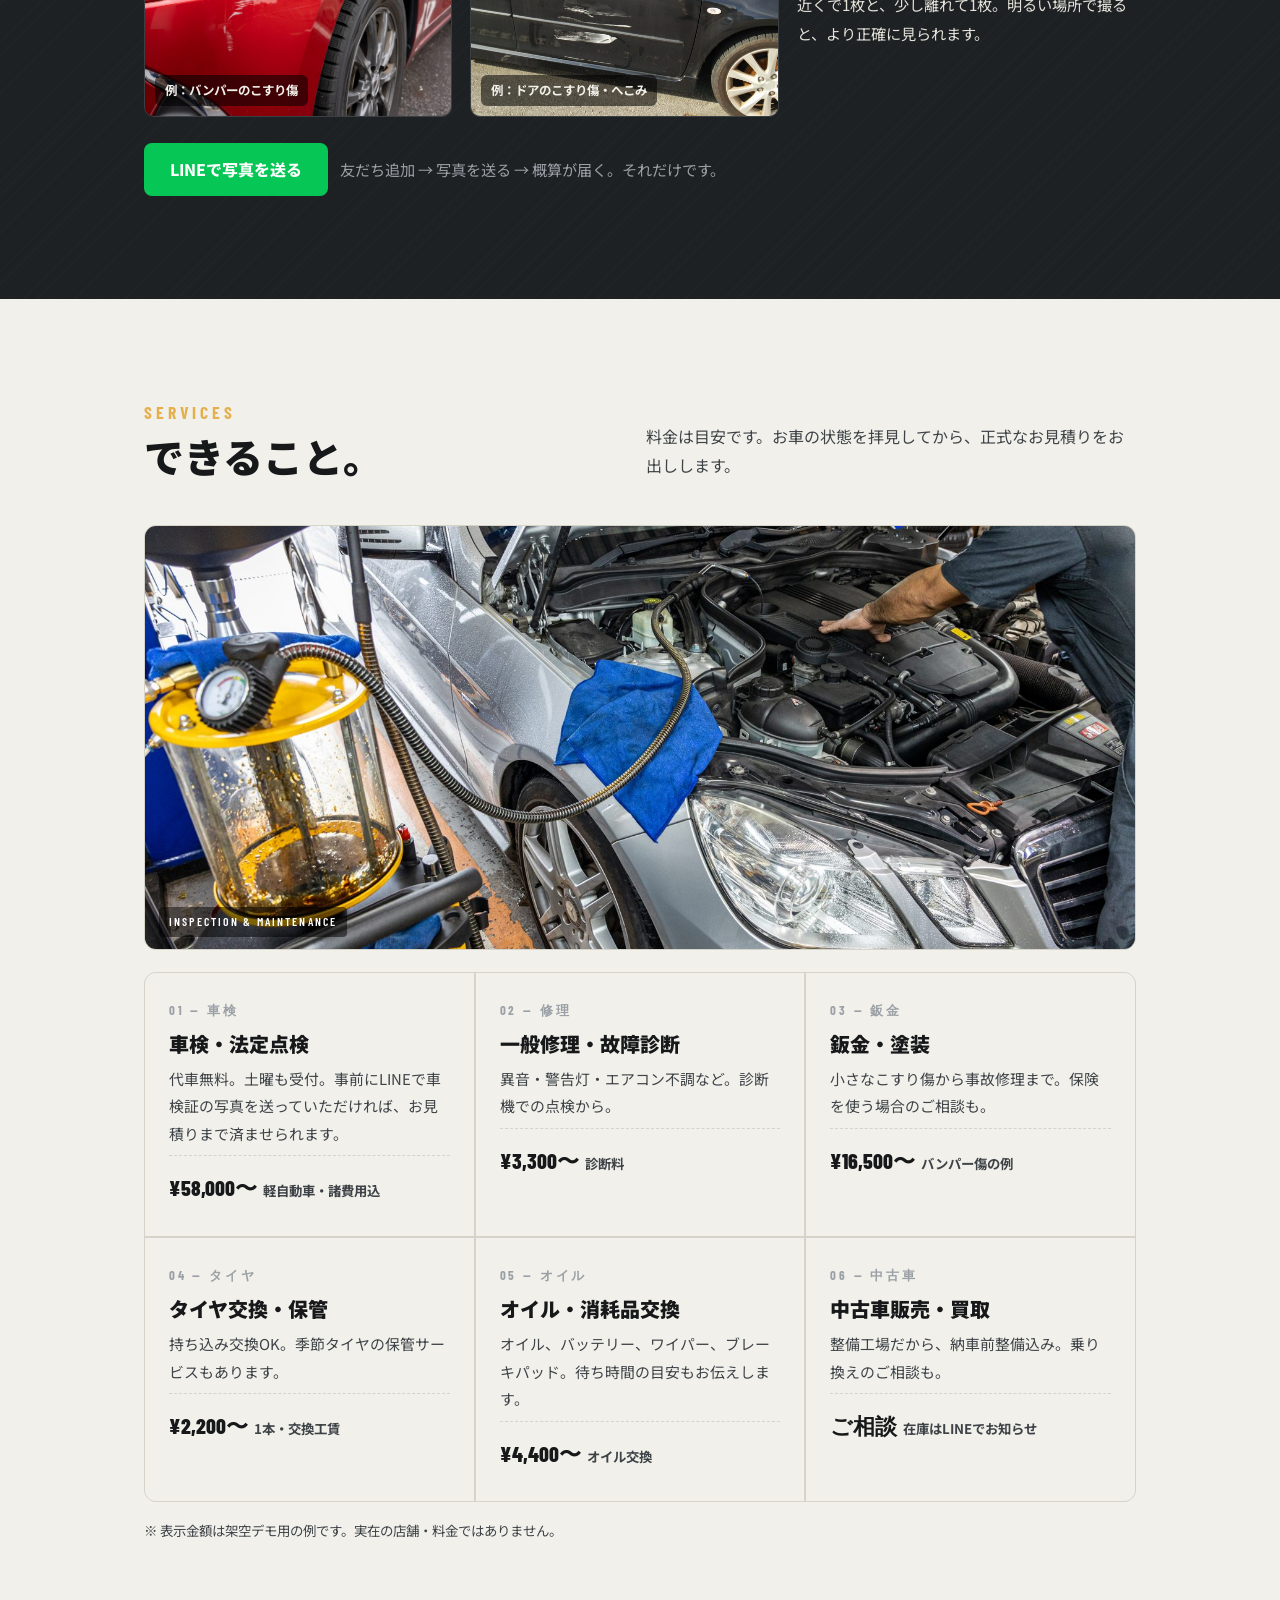
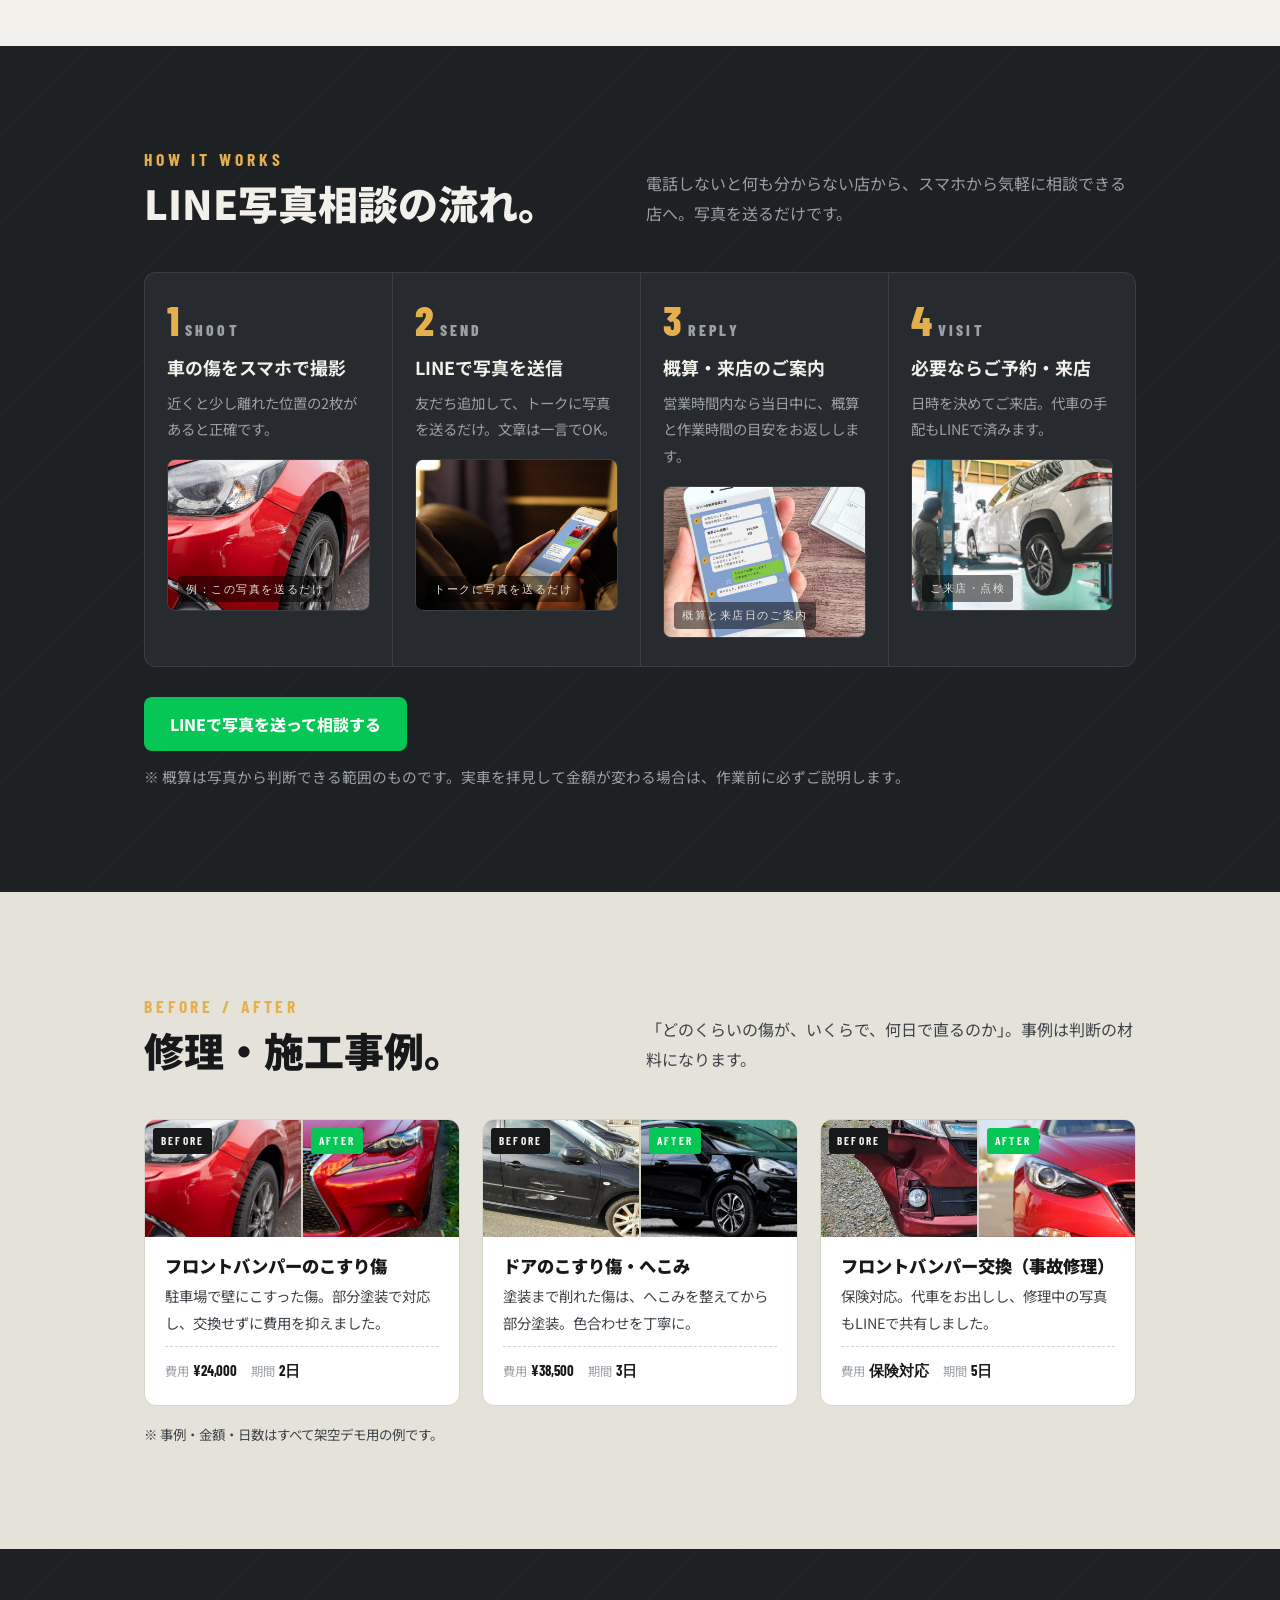
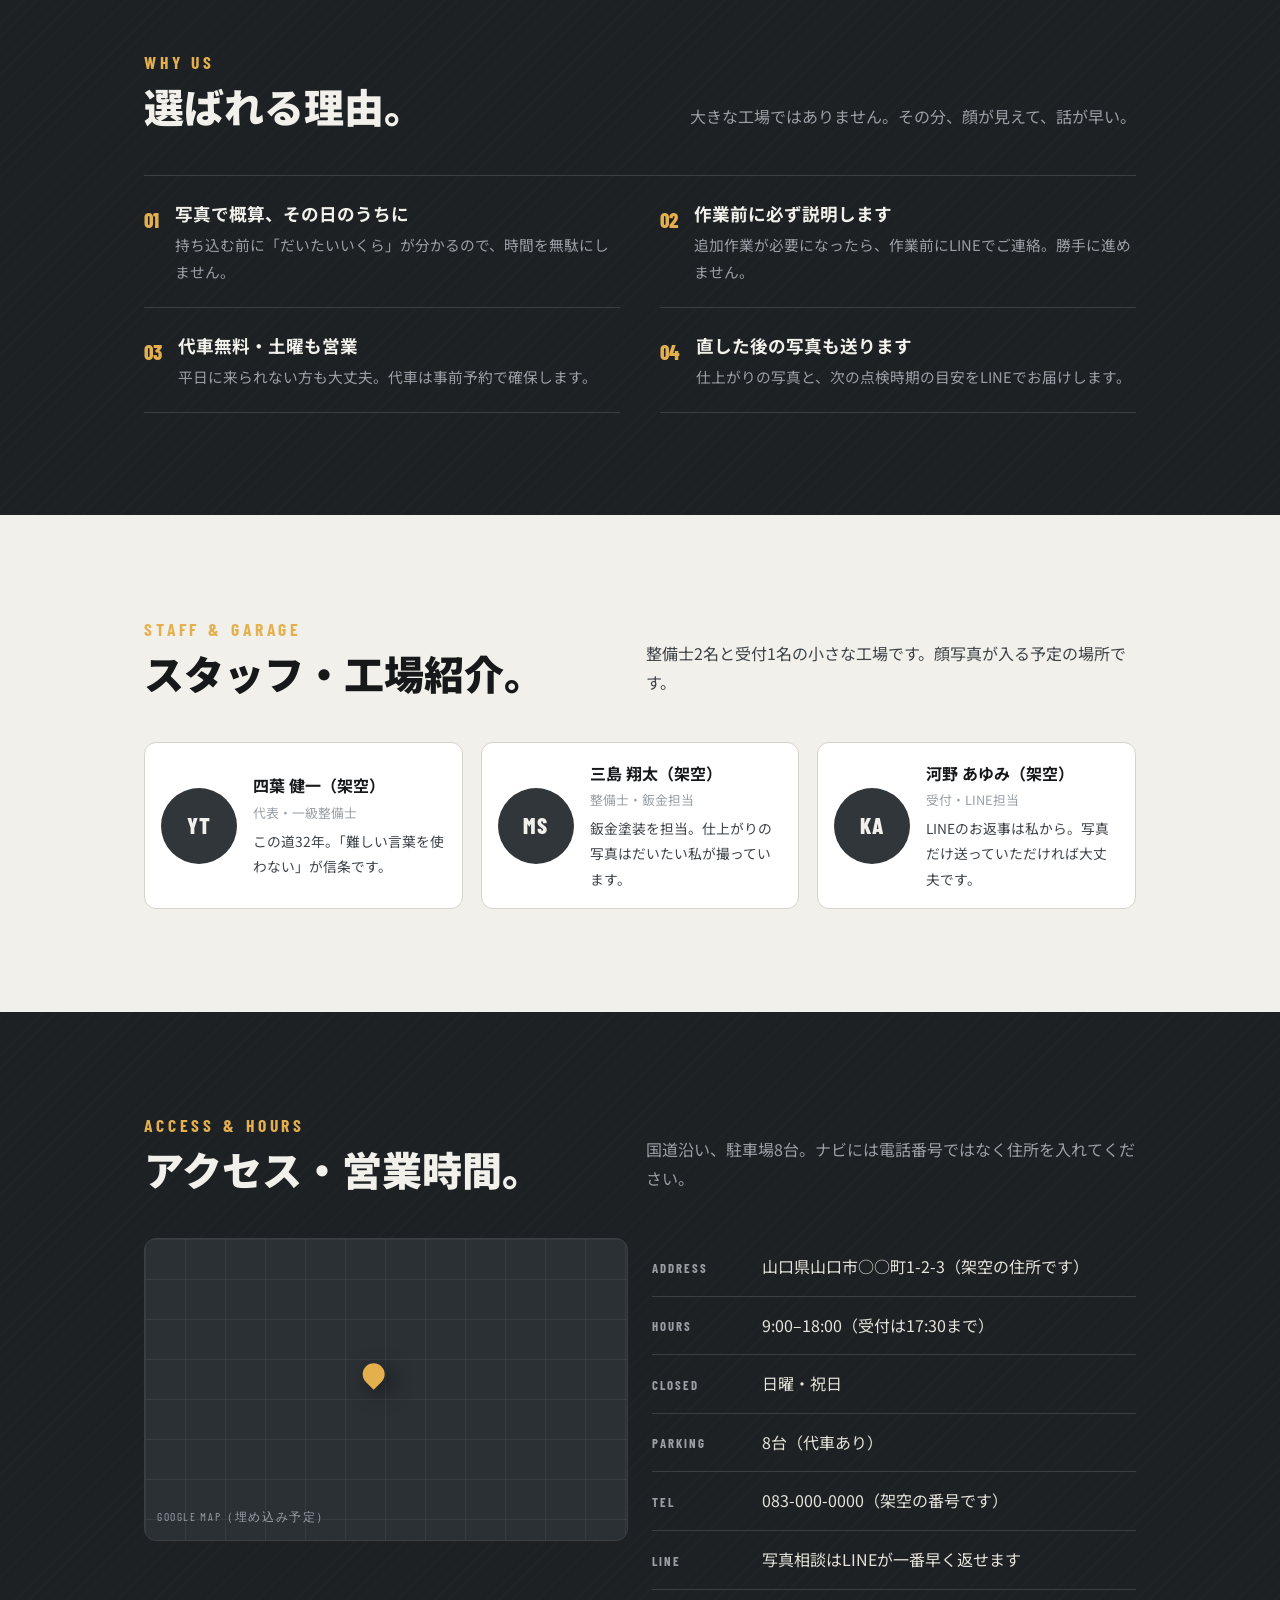
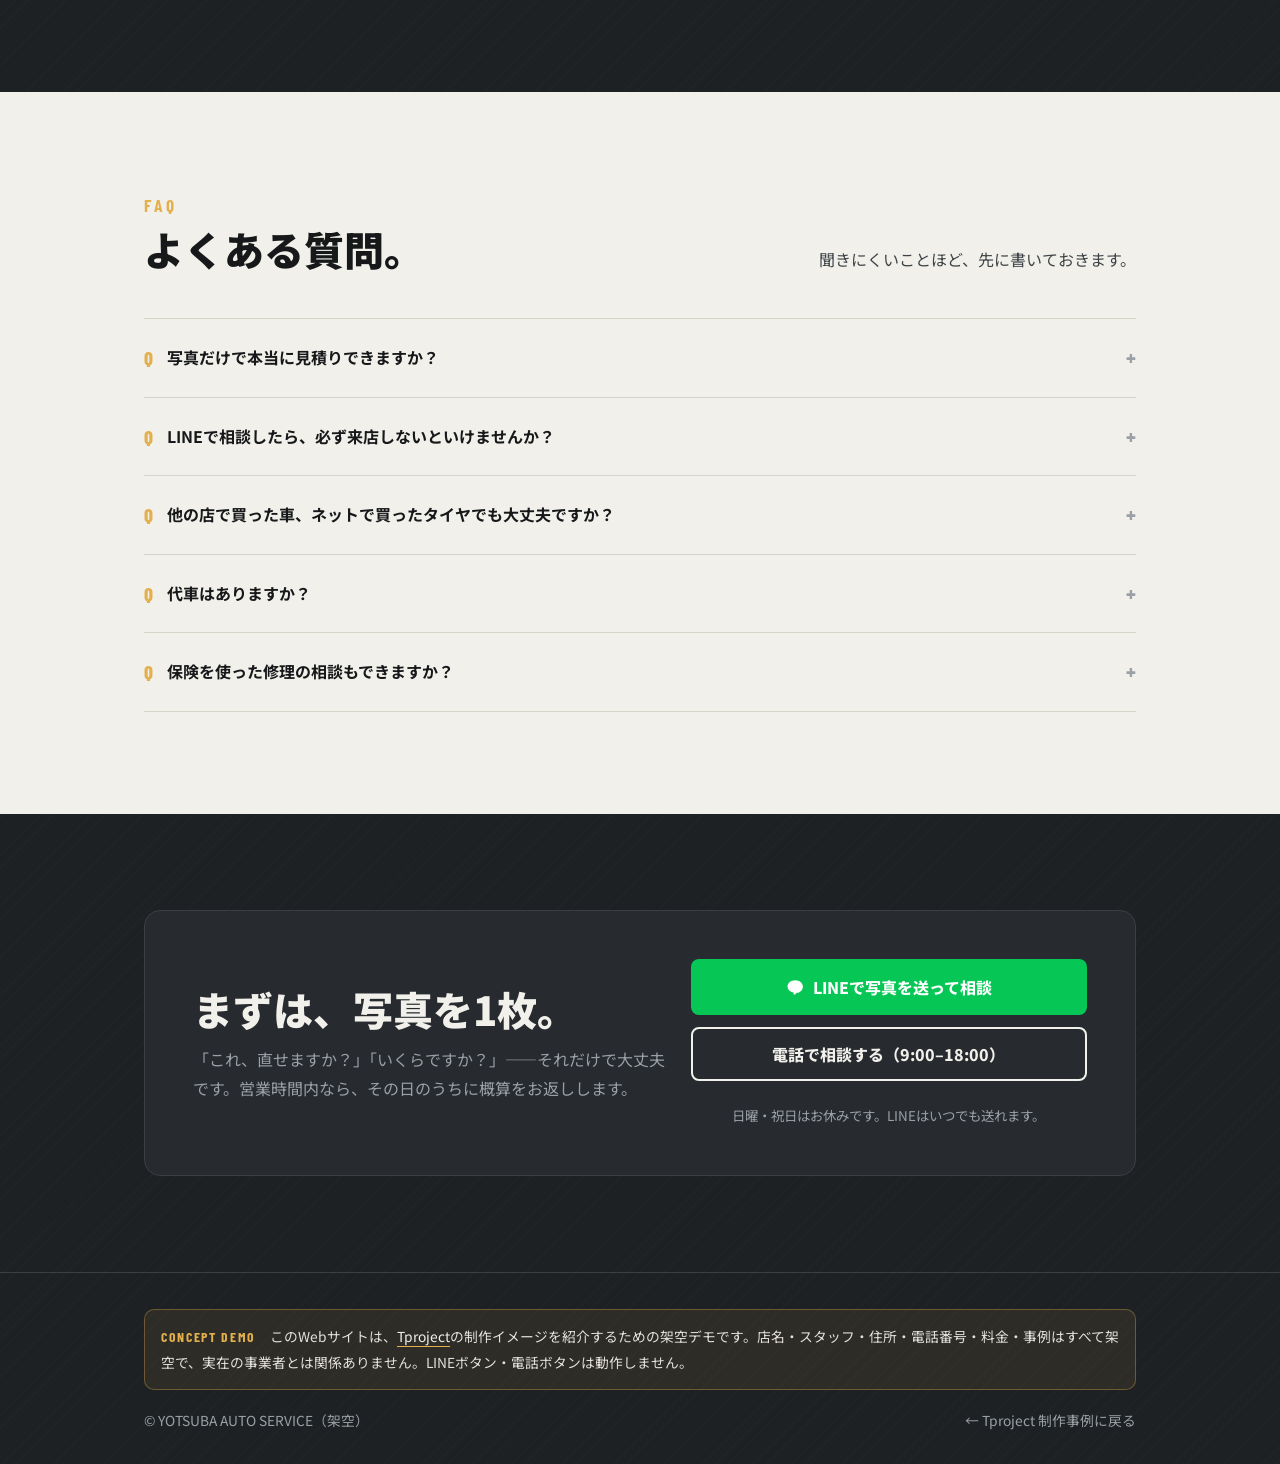
<file: demo/auto/index.html>
<!doctype html>
<html lang="ja">
<head>
<meta charset="utf-8">
<meta name="viewport" content="width=device-width, initial-scale=1">
<title>ヨツバ自動車整備工場（架空）｜クルマの困ったを、もっと気軽に。— Tproject CONCEPT DEMO</title>
<meta name="description" content="【Tproject制作デモ／架空の整備工場】車検・修理・鈑金・タイヤ交換。写真を送るだけのLINE相談に対応した、地域の整備工場のWebサイト例。">
<meta name="robots" content="noindex">
<meta property="og:type" content="website">
<meta property="og:title" content="ヨツバ自動車整備工場（架空）｜Tproject CONCEPT DEMO">
<meta property="og:description" content="「この傷、いくらで直る？」をLINEで相談できる整備工場へ。Tprojectの制作イメージを紹介する架空デモです。">
<meta property="og:image" content="https://tproject-jp.com/assets/img/og.png">
<link rel="icon" href="../../assets/img/favicon.png" type="image/png">
<link rel="preconnect" href="https://fonts.googleapis.com">
<link rel="preconnect" href="https://fonts.gstatic.com" crossorigin>
<link rel="stylesheet" href="https://fonts.googleapis.com/css2?family=Barlow+Condensed:wght@600;700;800&family=Noto+Sans+JP:wght@400;700;900&display=swap">
<link rel="stylesheet" href="./style.css">
</head>
<body class="dark">

<div class="demo-bar">
  <div class="wrap">
    <span><b>Tproject CONCEPT DEMO</b>　架空の整備工場を想定した制作デモです</span>
    <a href="../../works/#auto">制作事例に戻る →</a>
  </div>
</div>

<header class="hd">
  <div class="wrap">
    <a class="logo" href="#top" aria-label="ヨツバ自動車整備工場 トップへ"><i aria-hidden="true"></i><span>YOTSUBA<small>ヨツバ自動車整備工場</small></span></a>
    <nav class="nav" aria-label="メニュー">
      <a href="#service">サービス</a>
      <a href="#flow">LINE写真相談</a>
      <a href="#works">施工事例</a>
      <a href="#access">アクセス</a>
      <a href="#faq">よくある質問</a>
      <button class="btn g demo-line" type="button">
        <svg viewBox="0 0 24 24" fill="currentColor" aria-hidden="true"><path d="M12 3C6.5 3 2 6.6 2 11c0 3.9 3.4 7.2 8 7.9v2.6c0 .4.5.6.8.4l3.6-2.5C18.9 18.9 22 15.3 22 11c0-4.4-4.5-8-10-8z"/></svg>
        LINEで相談
      </button>
    </nav>
    <button class="mb" aria-expanded="false" aria-controls="dr"><i></i>メニュー</button>
  </div>
  <div class="drawer" id="dr" data-open="false">
    <div class="wrap">
      <a href="#service">サービス</a>
      <a href="#flow">LINE写真相談の流れ</a>
      <a href="#works">修理・施工事例</a>
      <a href="#access">アクセス・営業時間</a>
      <a href="#faq">よくある質問</a>
      <button class="btn g demo-line" type="button">LINEで写真を送って相談</button>
    </div>
  </div>
</header>

<main id="top">

<!-- 01 Hero -->
<section class="hero">
  <div class="wrap">
    <div>
      <p class="eyebrow">Yamaguchi City · Auto Service</p>
      <h1><span class="l1">クルマの困ったを、</span><br>もっと気軽に。<span class="en">Car trouble, made easier.</span></h1>
      <p class="lead">車検・修理・鈑金・タイヤ交換。<strong>写真を送るだけのLINE相談</strong>にも対応しています。「この傷、いくらで直る？」は、電話しなくても聞けます。</p>
      <div class="btns">
        <button class="btn g demo-line" type="button">
          <svg viewBox="0 0 24 24" fill="currentColor" aria-hidden="true"><path d="M12 3C6.5 3 2 6.6 2 11c0 3.9 3.4 7.2 8 7.9v2.6c0 .4.5.6.8.4l3.6-2.5C18.9 18.9 22 15.3 22 11c0-4.4-4.5-8-10-8z"/></svg>
          LINEで写真を送って相談
        </button>
        <a class="btn o" href="#service">サービスを見る</a>
      </div>
      <p class="note">見積り無料・その日のうちに概算をお返しします（営業時間内）。</p>
      <div class="stats" aria-label="工場の数字（架空）">
        <div><b>32<small>年</small></b><span>地域で整備一筋</span></div>
        <div><b>1,800<small>台</small></b><span>年間の車検・整備</span></div>
        <div><b>当日<small>OK</small></b><span>LINE概算の返答</span></div>
      </div>
    </div>
    <div class="ph rv media">
      <video class="vid" autoplay muted loop playsinline preload="metadata" poster="./img/hero_poster.jpg" aria-hidden="true"><source src="./img/hero_loop.mp4" type="video/mp4"></video>
      <img class="still" src="./img/lift.jpg" alt="リフトで車を点検する整備士" width="1920" height="1280">
      <div class="gauge" aria-hidden="true"><b>4.9</b><small>REVIEW</small><i></i></div>
    </div>
  </div>
</section>

<!-- 02 よくある相談 -->
<section class="sec" id="trouble">
  <div class="wrap">
    <div class="sh rv">
      <h2><span>Common Requests</span>こんなご相談、<br>そのまま送ってください。</h2>
      <p>「まず電話して、持ち込んで、見てもらって、それから見積り」——その前に、写真1枚で概算がわかります。</p>
    </div>
    <ul class="trouble rv">
      <li><b>01</b><span>車をぶつけてしまった<small>バンパー・ドアのへこみ、こすり傷</small></span></li>
      <li><b>02</b><span>この傷、いくらくらい？<small>写真を送るだけで概算をお返しします</small></span></li>
      <li><b>03</b><span>車検の料金を知りたい<small>車種と年式がわかれば目安をご案内</small></span></li>
      <li><b>04</b><span>タイヤ交換をお願いしたい<small>サイズ・本数・持ち込みの可否</small></span></li>
      <li><b>05</b><span>警告灯が点いた<small>メーターの写真を送ってください</small></span></li>
      <li><b>06</b><span>まだ何も決めていない<small>「とりあえず聞くだけ」で大丈夫です</small></span></li>
    </ul>
    <div class="shots rv" aria-label="送っていただく写真の例">
      <figure><img src="./img/scratch_red.jpg" alt="バンパーのこすり傷の例" loading="lazy" width="1600" height="1066"><figcaption>例：バンパーのこすり傷</figcaption></figure>
      <figure><img src="./img/scratch_black.jpg" alt="ドアの傷の例" loading="lazy" width="1600" height="900"><figcaption>例：ドアのこすり傷・へこみ</figcaption></figure>
      <p><b>こんな写真で大丈夫です。</b>近くで1枚と、少し離れて1枚。明るい場所で撮ると、より正確に見られます。</p>
    </div>
    <div class="trouble-cta rv">
      <button class="btn g demo-line" type="button">LINEで写真を送る</button>
      <span>友だち追加 → 写真を送る → 概算が届く。それだけです。</span>
    </div>
  </div>
</section>

<!-- 03 サービス -->
<section class="sec light" id="service">
  <div class="wrap">
    <div class="sh rv">
      <h2><span>Services</span>できること。</h2>
      <p>料金は目安です。お車の状態を拝見してから、正式なお見積りをお出しします。</p>
    </div>
    <div class="band rv"><img src="./img/engine.jpg" alt="エンジンルームを点検する整備士" loading="lazy" width="1600" height="1066"><span>Inspection &amp; Maintenance</span></div>
    <div class="svc rv">
      <article><p class="n">01 — 車検</p><h3>車検・法定点検</h3><p>代車無料。土曜も受付。事前にLINEで車検証の写真を送っていただければ、お見積りまで済ませられます。</p><p class="pr">¥58,000〜<small>軽自動車・諸費用込</small></p></article>
      <article><p class="n">02 — 修理</p><h3>一般修理・故障診断</h3><p>異音・警告灯・エアコン不調など。診断機での点検から。</p><p class="pr">¥3,300〜<small>診断料</small></p></article>
      <article><p class="n">03 — 鈑金</p><h3>鈑金・塗装</h3><p>小さなこすり傷から事故修理まで。保険を使う場合のご相談も。</p><p class="pr">¥16,500〜<small>バンパー傷の例</small></p></article>
      <article><p class="n">04 — タイヤ</p><h3>タイヤ交換・保管</h3><p>持ち込み交換OK。季節タイヤの保管サービスもあります。</p><p class="pr">¥2,200〜<small>1本・交換工賃</small></p></article>
      <article><p class="n">05 — オイル</p><h3>オイル・消耗品交換</h3><p>オイル、バッテリー、ワイパー、ブレーキパッド。待ち時間の目安もお伝えします。</p><p class="pr">¥4,400〜<small>オイル交換</small></p></article>
      <article><p class="n">06 — 中古車</p><h3>中古車販売・買取</h3><p>整備工場だから、納車前整備込み。乗り換えのご相談も。</p><p class="pr">ご相談<small>在庫はLINEでお知らせ</small></p></article>
    </div>
    <p class="fine">※ 表示金額は架空デモ用の例です。実在の店舗・料金ではありません。</p>
  </div>
</section>

<!-- 04 LINE写真相談の流れ -->
<section class="sec" id="flow">
  <div class="wrap">
    <div class="sh rv">
      <h2><span>How It Works</span>LINE写真相談の流れ。</h2>
      <p>電話しないと何も分からない店から、スマホから気軽に相談できる店へ。写真を送るだけです。</p>
    </div>
    <ol class="flow rv">
      <li><p class="st">1<small>SHOOT</small></p><b>車の傷をスマホで撮影</b><p>近くと少し離れた位置の2枚があると正確です。</p><div class="pic" data-cap="例：この写真を送るだけ"><img src="./img/scratch_red.jpg" alt="" loading="lazy" width="1600" height="1066"></div></li>
      <li><p class="st">2<small>SEND</small></p><b>LINEで写真を送信</b><p>友だち追加して、トークに写真を送るだけ。文章は一言でOK。</p><div class="pic" data-cap="トークに写真を送るだけ"><img src="./img/line_hand.jpg" alt="スマホでLINEに傷の写真を送っている様子" loading="lazy" width="1600" height="1067"></div></li>
      <li><p class="st">3<small>REPLY</small></p><b>概算・来店のご案内</b><p>営業時間内なら当日中に、概算と作業時間の目安をお返しします。</p><div class="pic" data-cap="概算と来店日のご案内"><img src="./img/line_reply.jpg" alt="LINEで概算と来店日の案内が届いた画面と手帳" loading="lazy" width="720" height="720"></div></li>
      <li><p class="st">4<small>VISIT</small></p><b>必要ならご予約・来店</b><p>日時を決めてご来店。代車の手配もLINEで済みます。</p><div class="pic" data-cap="ご来店・点検"><img src="./img/lift.jpg" alt="" loading="lazy" width="1920" height="1280"></div></li>
    </ol>
    <div class="flow-cta rv">
      <button class="btn g demo-line" type="button">LINEで写真を送って相談する</button>
      <p>※ 概算は写真から判断できる範囲のものです。実車を拝見して金額が変わる場合は、作業前に必ずご説明します。</p>
    </div>
  </div>
</section>

<!-- 05 施工事例 -->
<section class="sec light2" id="works">
  <div class="wrap">
    <div class="sh rv">
      <h2><span>Before / After</span>修理・施工事例。</h2>
      <p>「どのくらいの傷が、いくらで、何日で直るのか」。事例は判断の材料になります。</p>
    </div>
    <div class="cases rv">
      <article class="case"><div class="ba"><div><img src="./img/scratch_red.jpg" alt="修理前：バンパーのこすり傷" loading="lazy" width="1600" height="1066"><span>BEFORE</span></div><div class="after"><img src="./img/after_bumper.jpg" alt="修理後：きれいになったフロントバンパー" loading="lazy" width="1600" height="1067"><span>AFTER</span></div></div><div class="bd"><h3>フロントバンパーのこすり傷</h3><p>駐車場で壁にこすった傷。部分塗装で対応し、交換せずに費用を抑えました。</p><div class="meta"><span><small>費用</small>¥24,000</span><span><small>期間</small>2日</span></div></div></article>
      <article class="case"><div class="ba"><div><img src="./img/scratch_black.jpg" alt="修理前：ドアのこすり傷" loading="lazy" width="1600" height="900"><span>BEFORE</span></div><div class="after"><img src="./img/after_door.jpg" alt="修理後：傷のなくなったドア" loading="lazy" width="1600" height="1067"><span>AFTER</span></div></div><div class="bd"><h3>ドアのこすり傷・へこみ</h3><p>塗装まで削れた傷は、へこみを整えてから部分塗装。色合わせを丁寧に。</p><div class="meta"><span><small>費用</small>¥38,500</span><span><small>期間</small>3日</span></div></div></article>
      <article class="case"><div class="ba"><div><img src="./img/bumper_broken.jpg" alt="修理前：外れかけたフロントバンパー" loading="lazy" width="1190" height="791"><span>BEFORE</span></div><div class="after"><img src="./img/after_front.jpg" alt="交換後：新しいフロントバンパー" loading="lazy" width="1000" height="713"><span>AFTER</span></div></div><div class="bd"><h3>フロントバンパー交換（事故修理）</h3><p>保険対応。代車をお出しし、修理中の写真もLINEで共有しました。</p><div class="meta"><span><small>費用</small>保険対応</span><span><small>期間</small>5日</span></div></div></article>
    </div>
    <p class="fine">※ 事例・金額・日数はすべて架空デモ用の例です。</p>
  </div>
</section>

<!-- 06 選ばれる理由 -->
<section class="sec" id="why">
  <div class="wrap">
    <div class="sh rv">
      <h2><span>Why Us</span>選ばれる理由。</h2>
      <p>大きな工場ではありません。その分、顔が見えて、話が早い。</p>
    </div>
    <ul class="why rv">
      <li><b>01</b><div><strong>写真で概算、その日のうちに</strong><p>持ち込む前に「だいたいいくら」が分かるので、時間を無駄にしません。</p></div></li>
      <li><b>02</b><div><strong>作業前に必ず説明します</strong><p>追加作業が必要になったら、作業前にLINEでご連絡。勝手に進めません。</p></div></li>
      <li><b>03</b><div><strong>代車無料・土曜も営業</strong><p>平日に来られない方も大丈夫。代車は事前予約で確保します。</p></div></li>
      <li><b>04</b><div><strong>直した後の写真も送ります</strong><p>仕上がりの写真と、次の点検時期の目安をLINEでお届けします。</p></div></li>
    </ul>
  </div>
</section>

<!-- 07 スタッフ／工場 -->
<section class="sec light" id="staff">
  <div class="wrap">
    <div class="sh rv">
      <h2><span>Staff &amp; Garage</span>スタッフ・工場紹介。</h2>
      <p>整備士2名と受付1名の小さな工場です。顔写真が入る予定の場所です。</p>
    </div>
    <ul class="staff rv">
      <li><div class="av">YT</div><div><b>四葉 健一（架空）</b><small>代表・一級整備士</small><p>この道32年。「難しい言葉を使わない」が信条です。</p></div></li>
      <li><div class="av">MS</div><div><b>三島 翔太（架空）</b><small>整備士・鈑金担当</small><p>鈑金塗装を担当。仕上がりの写真はだいたい私が撮っています。</p></div></li>
      <li><div class="av">KA</div><div><b>河野 あゆみ（架空）</b><small>受付・LINE担当</small><p>LINEのお返事は私から。写真だけ送っていただければ大丈夫です。</p></div></li>
    </ul>
  </div>
</section>

<!-- 08 アクセス -->
<section class="sec" id="access">
  <div class="wrap">
    <div class="sh rv">
      <h2><span>Access &amp; Hours</span>アクセス・営業時間。</h2>
      <p>国道沿い、駐車場8台。ナビには電話番号ではなく住所を入れてください。</p>
    </div>
    <div class="access rv">
      <div class="map" role="img" aria-label="地図の入る場所（Googleマップ埋め込み予定）"><div class="pin"></div><span class="lbl">Google Map（埋め込み予定）</span></div>
      <div class="info">
        <div><b>ADDRESS</b><span>山口県山口市○○町1-2-3（架空の住所です）</span></div>
        <div><b>HOURS</b><span>9:00–18:00（受付は17:30まで）</span></div>
        <div><b>CLOSED</b><span>日曜・祝日</span></div>
        <div><b>PARKING</b><span>8台（代車あり）</span></div>
        <div><b>TEL</b><span>083-000-0000（架空の番号です）</span></div>
        <div><b>LINE</b><span>写真相談はLINEが一番早く返せます</span></div>
      </div>
    </div>
  </div>
</section>

<!-- 09 FAQ -->
<section class="sec light" id="faq">
  <div class="wrap">
    <div class="sh rv">
      <h2><span>FAQ</span>よくある質問。</h2>
      <p>聞きにくいことほど、先に書いておきます。</p>
    </div>
    <div class="faq rv">
      <details><summary>写真だけで本当に見積りできますか？</summary><div class="a">概算はできます。ただし写真で見えない部分（内部の損傷など）があるため、実車を拝見して金額が変わる場合は、作業前に必ずご説明します。</div></details>
      <details><summary>LINEで相談したら、必ず来店しないといけませんか？</summary><div class="a">いいえ。概算を聞いてから「今回は見送る」でまったく問題ありません。しつこいご連絡はしません。</div></details>
      <details><summary>他の店で買った車、ネットで買ったタイヤでも大丈夫ですか？</summary><div class="a">大丈夫です。持ち込みタイヤの交換も承ります（工賃は「サービス」をご覧ください）。</div></details>
      <details><summary>代車はありますか？</summary><div class="a">あります（無料）。台数に限りがあるので、LINEでご予約のときに「代車希望」とお書きください。</div></details>
      <details><summary>保険を使った修理の相談もできますか？</summary><div class="a">できます。保険会社とのやり取りや、使うか使わないかの損得も含めてご説明します。</div></details>
    </div>
  </div>
</section>

<!-- 10 CTA -->
<section class="cta" id="contact">
  <div class="wrap">
    <div class="box rv">
      <div>
        <h2>まずは、写真を1枚。</h2>
        <p>「これ、直せますか？」「いくらですか？」——それだけで大丈夫です。営業時間内なら、その日のうちに概算をお返しします。</p>
      </div>
      <div class="btns">
        <button class="btn g demo-line" type="button">
          <svg viewBox="0 0 24 24" fill="currentColor" aria-hidden="true"><path d="M12 3C6.5 3 2 6.6 2 11c0 3.9 3.4 7.2 8 7.9v2.6c0 .4.5.6.8.4l3.6-2.5C18.9 18.9 22 15.3 22 11c0-4.4-4.5-8-10-8z"/></svg>
          LINEで写真を送って相談
        </button>
        <button class="btn o demo-tel" type="button">電話で相談する（9:00–18:00）</button>
        <p class="hrs">日曜・祝日はお休みです。LINEはいつでも送れます。</p>
      </div>
    </div>
  </div>
</section>

</main>

<footer class="ft">
  <div class="wrap">
    <div class="disc"><b>CONCEPT DEMO</b>　このWebサイトは、<a href="../../">Tproject</a>の制作イメージを紹介するための架空デモです。店名・スタッフ・住所・電話番号・料金・事例はすべて架空で、実在の事業者とは関係ありません。LINEボタン・電話ボタンは動作しません。</div>
    <div class="row">
      <span>© YOTSUBA AUTO SERVICE（架空）</span>
      <a href="../../works/#auto">← Tproject 制作事例に戻る</a>
    </div>
  </div>
</footer>

<div class="toast" id="toast" role="status" aria-live="polite"></div>

<script>
(function(){
  var mb=document.querySelector('.mb'),dr=document.getElementById('dr');
  mb.addEventListener('click',function(){var o=mb.getAttribute('aria-expanded')==='true';mb.setAttribute('aria-expanded',String(!o));dr.setAttribute('data-open',String(!o));});
  dr.addEventListener('click',function(e){if(e.target.closest('a')){mb.setAttribute('aria-expanded','false');dr.setAttribute('data-open','false');}});
  var t=document.getElementById('toast'),tm;
  function toast(msg){t.textContent=msg;t.classList.add('on');clearTimeout(tm);tm=setTimeout(function(){t.classList.remove('on');},2600);}
  document.querySelectorAll('.demo-line').forEach(function(b){b.addEventListener('click',function(){toast('デモサイトのため、LINEには接続されません。実際のサイトでは友だち追加画面が開きます。');});});
  document.querySelectorAll('.demo-tel').forEach(function(b){b.addEventListener('click',function(){toast('デモサイトのため、電話はかかりません。');});});
  var rd=matchMedia('(prefers-reduced-motion: reduce)').matches,els=document.querySelectorAll('.rv');
  if(!rd&&'IntersectionObserver' in window){var io=new IntersectionObserver(function(es){es.forEach(function(en){if(en.isIntersecting){en.target.classList.add('in');io.unobserve(en.target);}});},{rootMargin:'0px 0px -8% 0px',threshold:.08});els.forEach(function(e){io.observe(e);});}
  else{els.forEach(function(e){e.classList.add('in');});}
})();
</script>
</body>
</html>
</file>
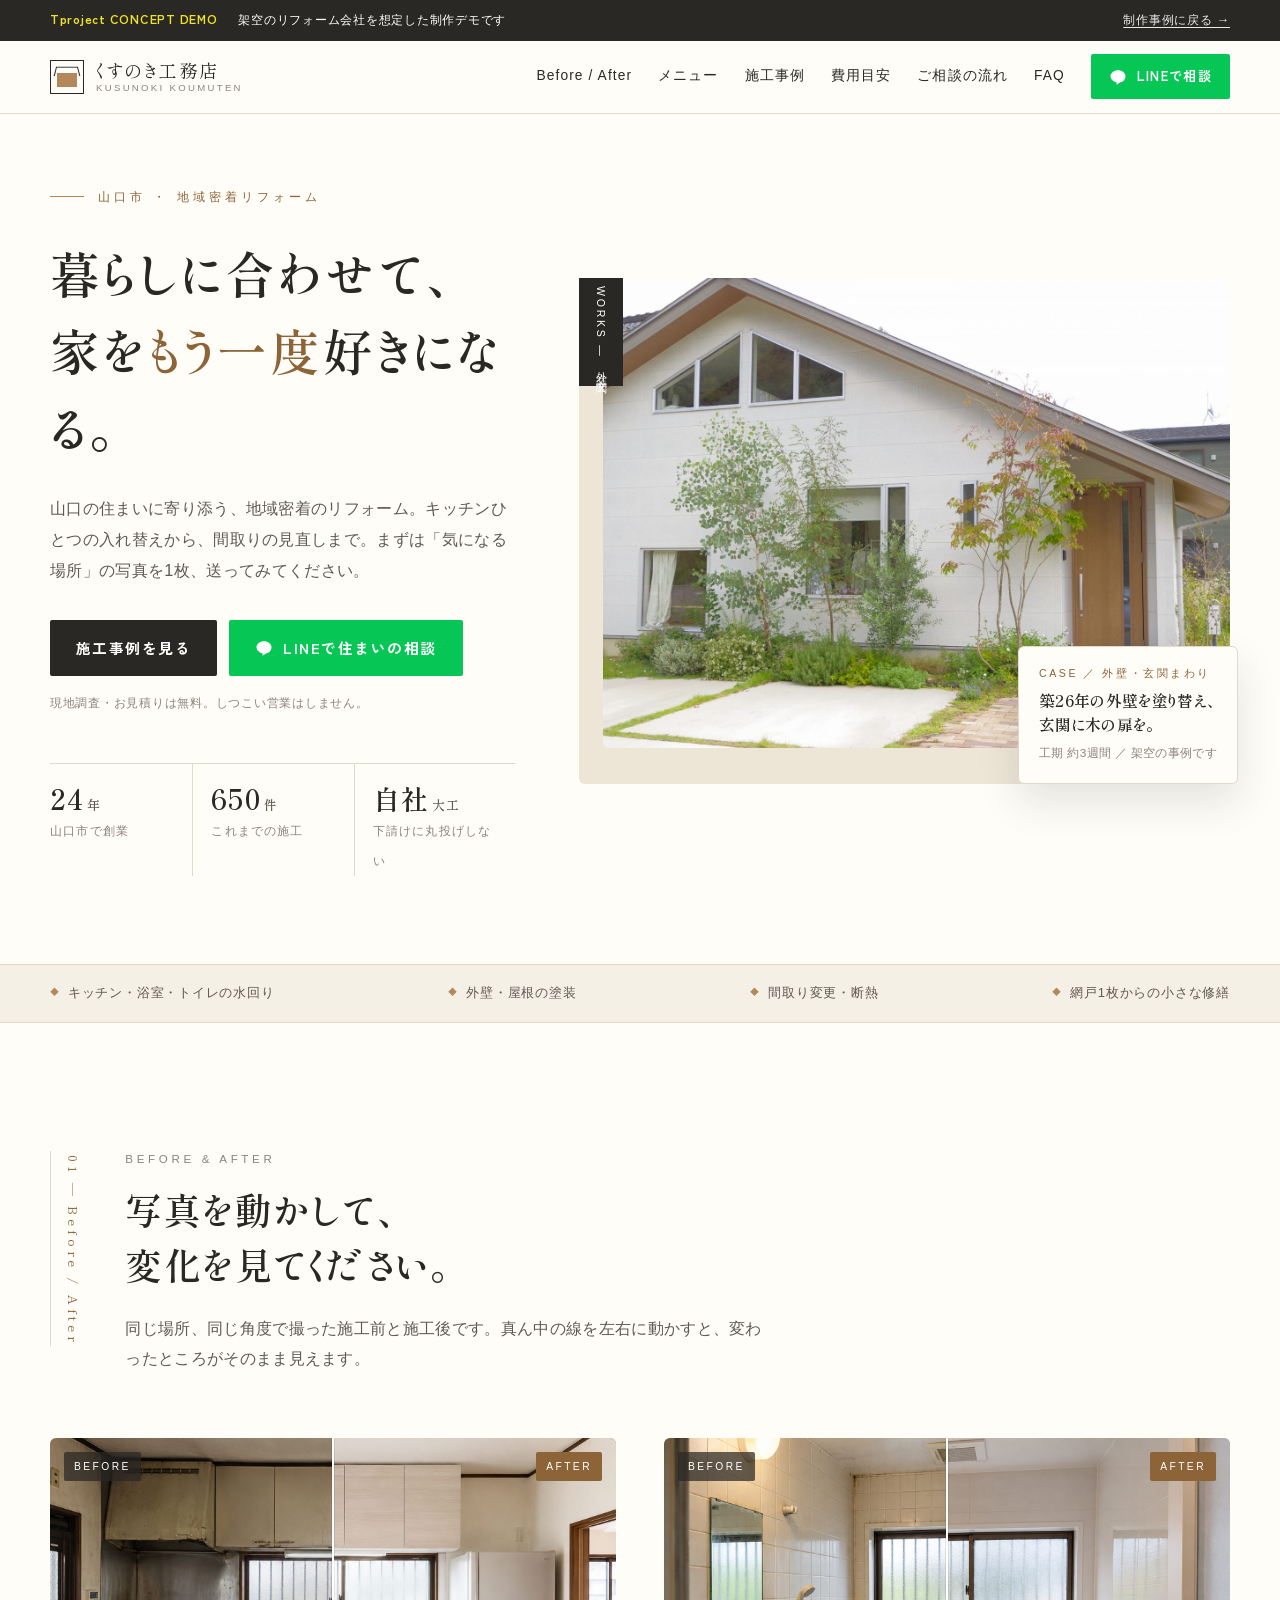
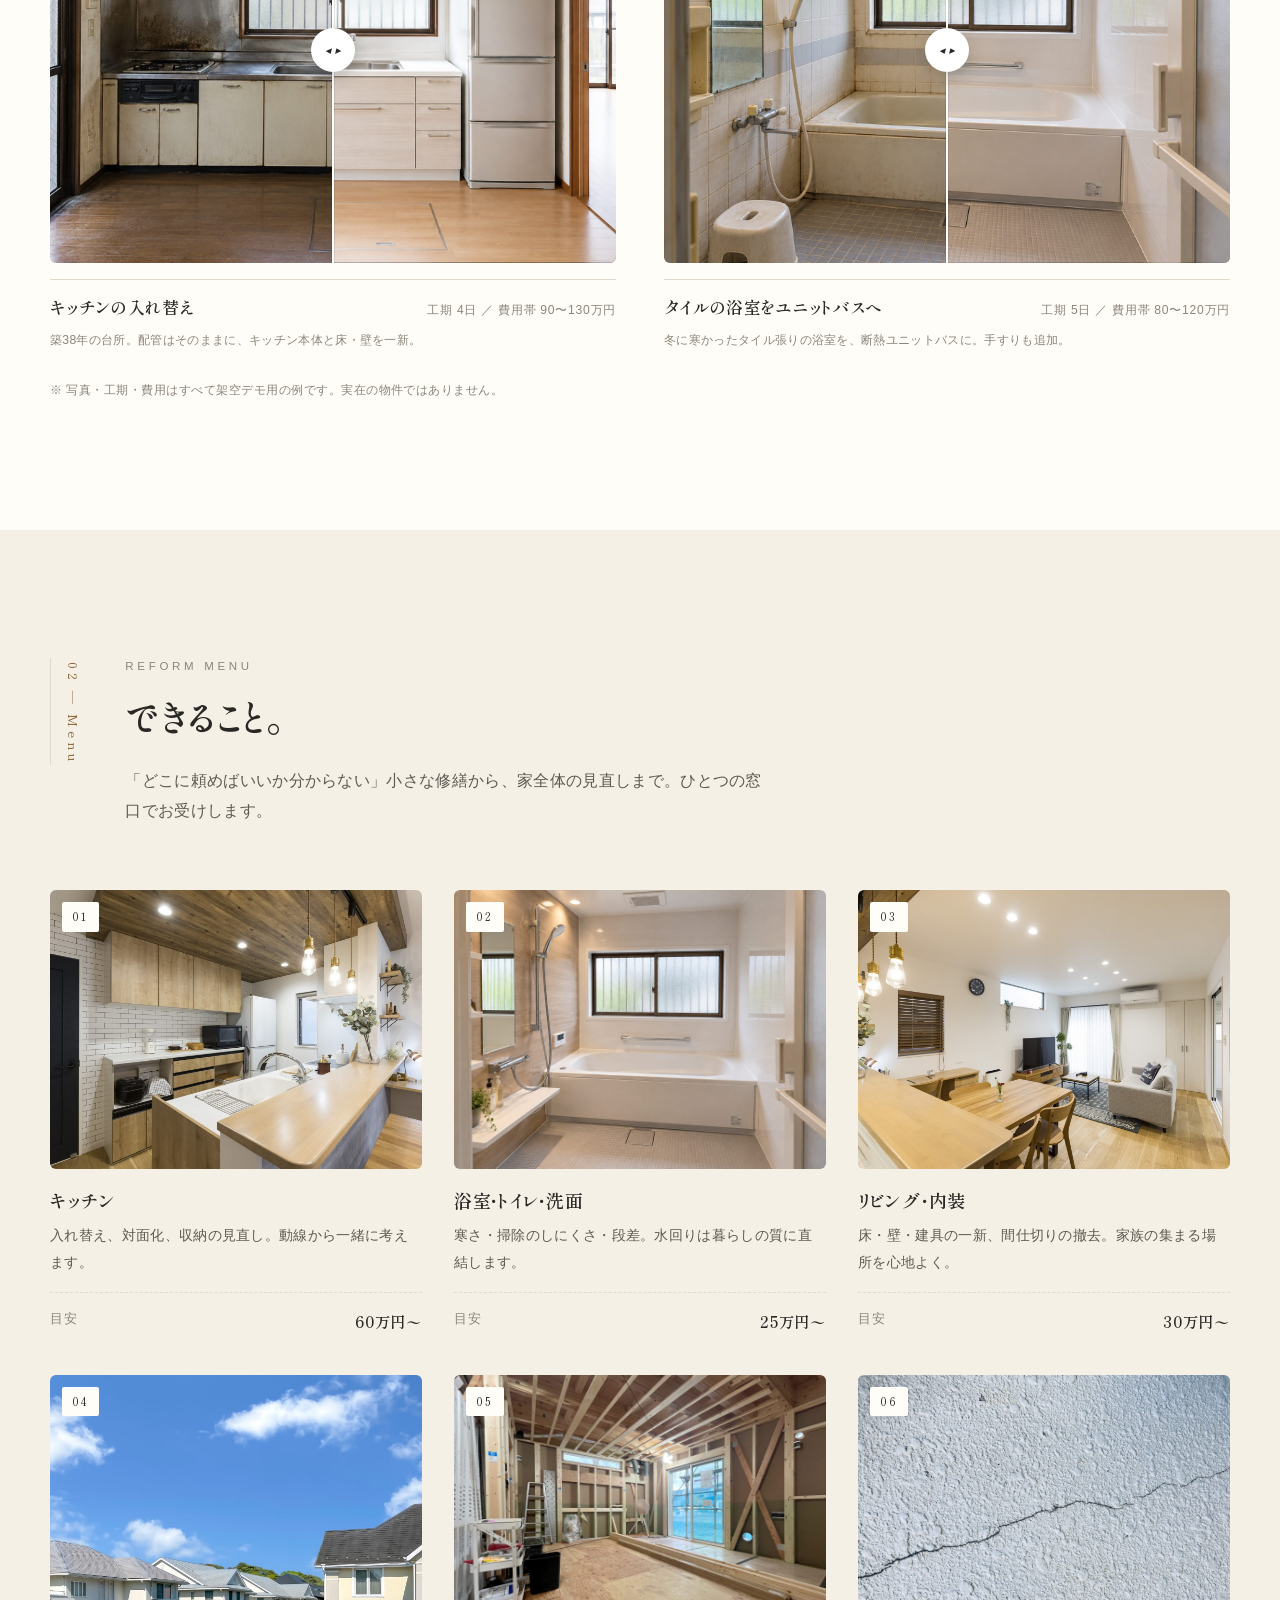
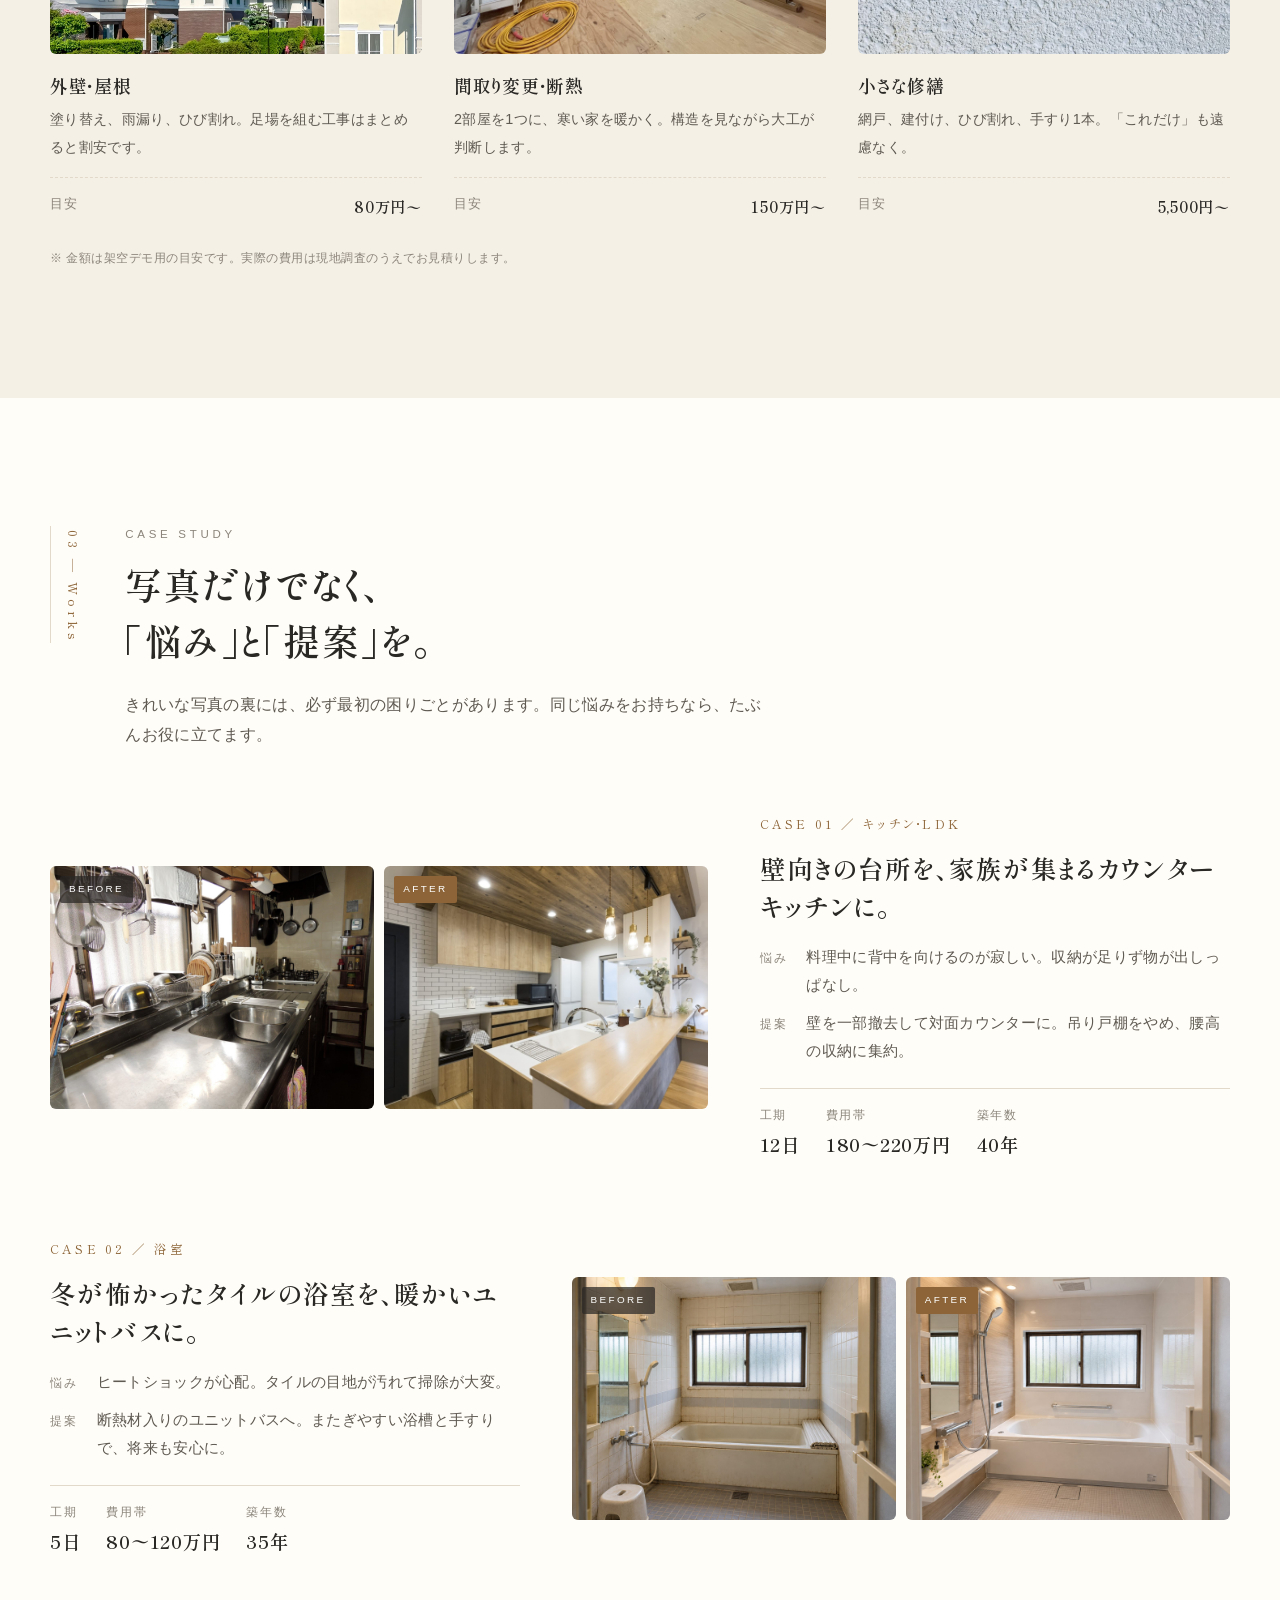
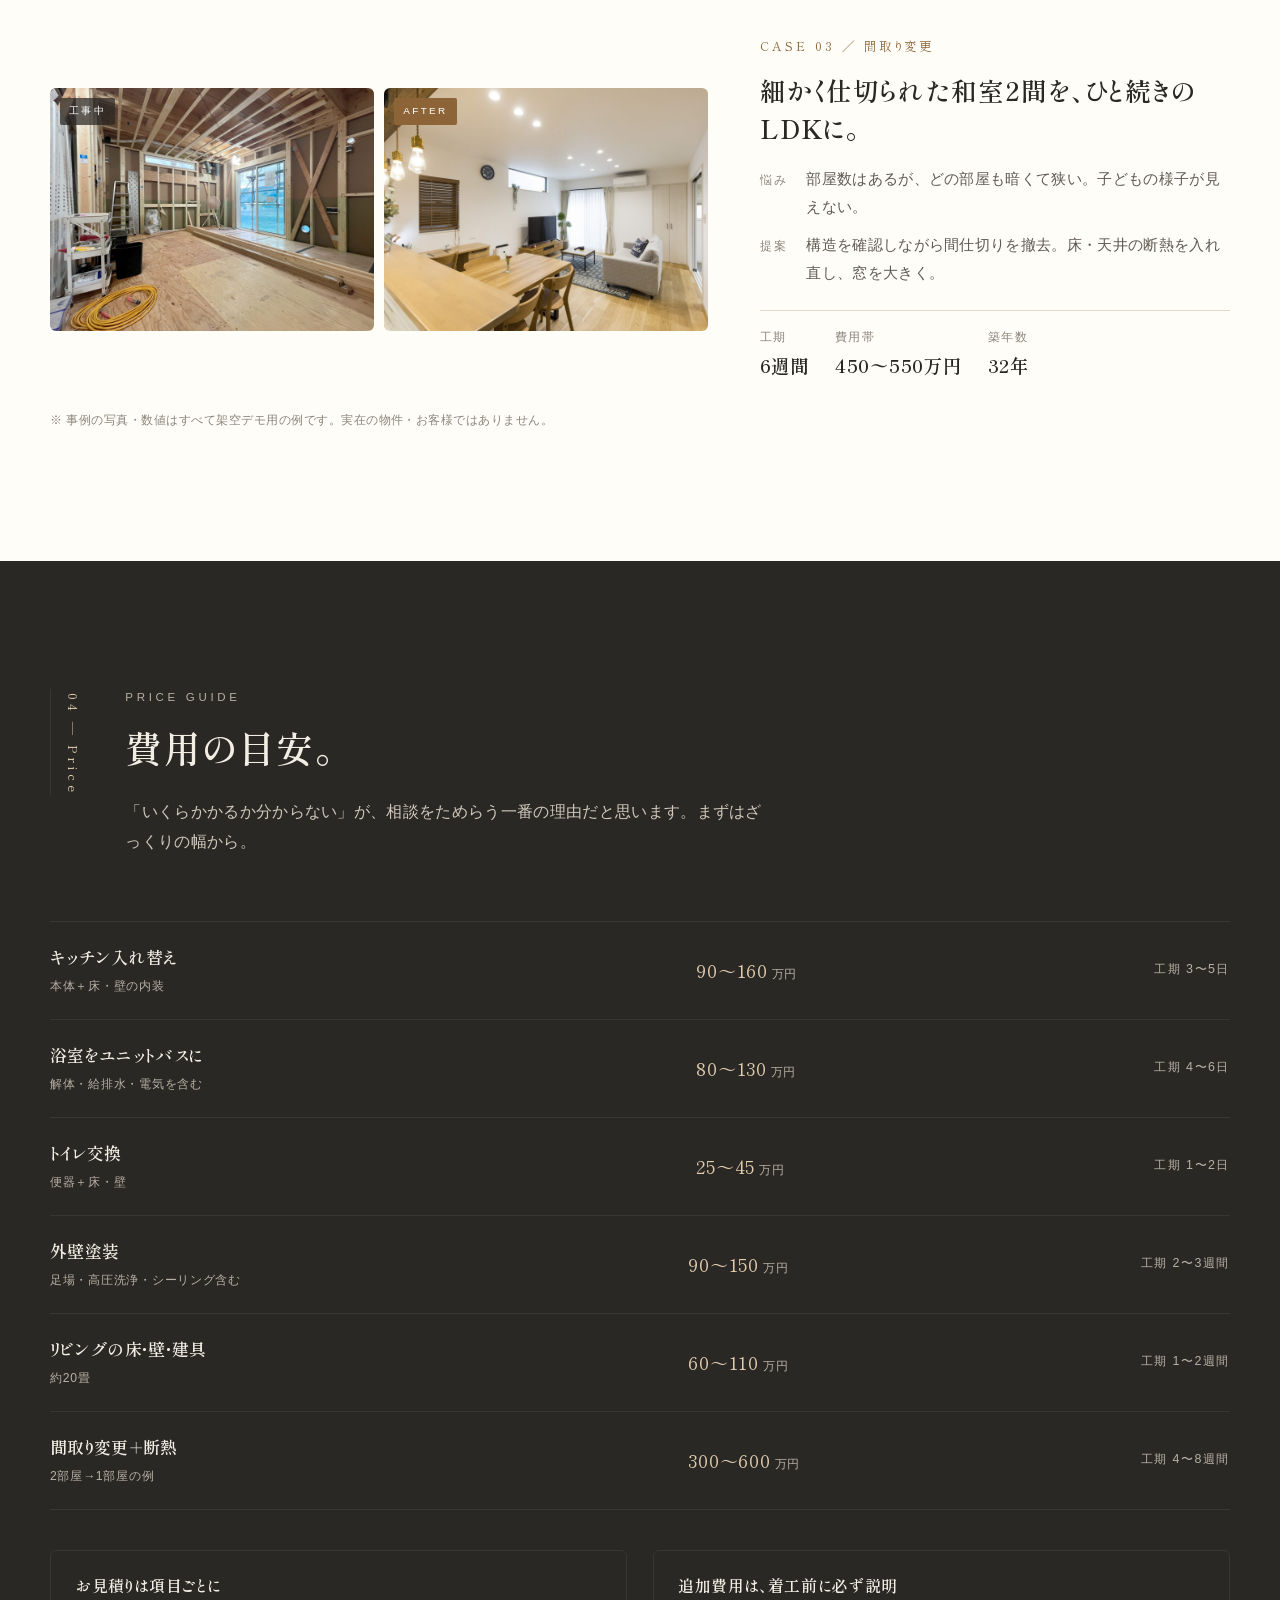
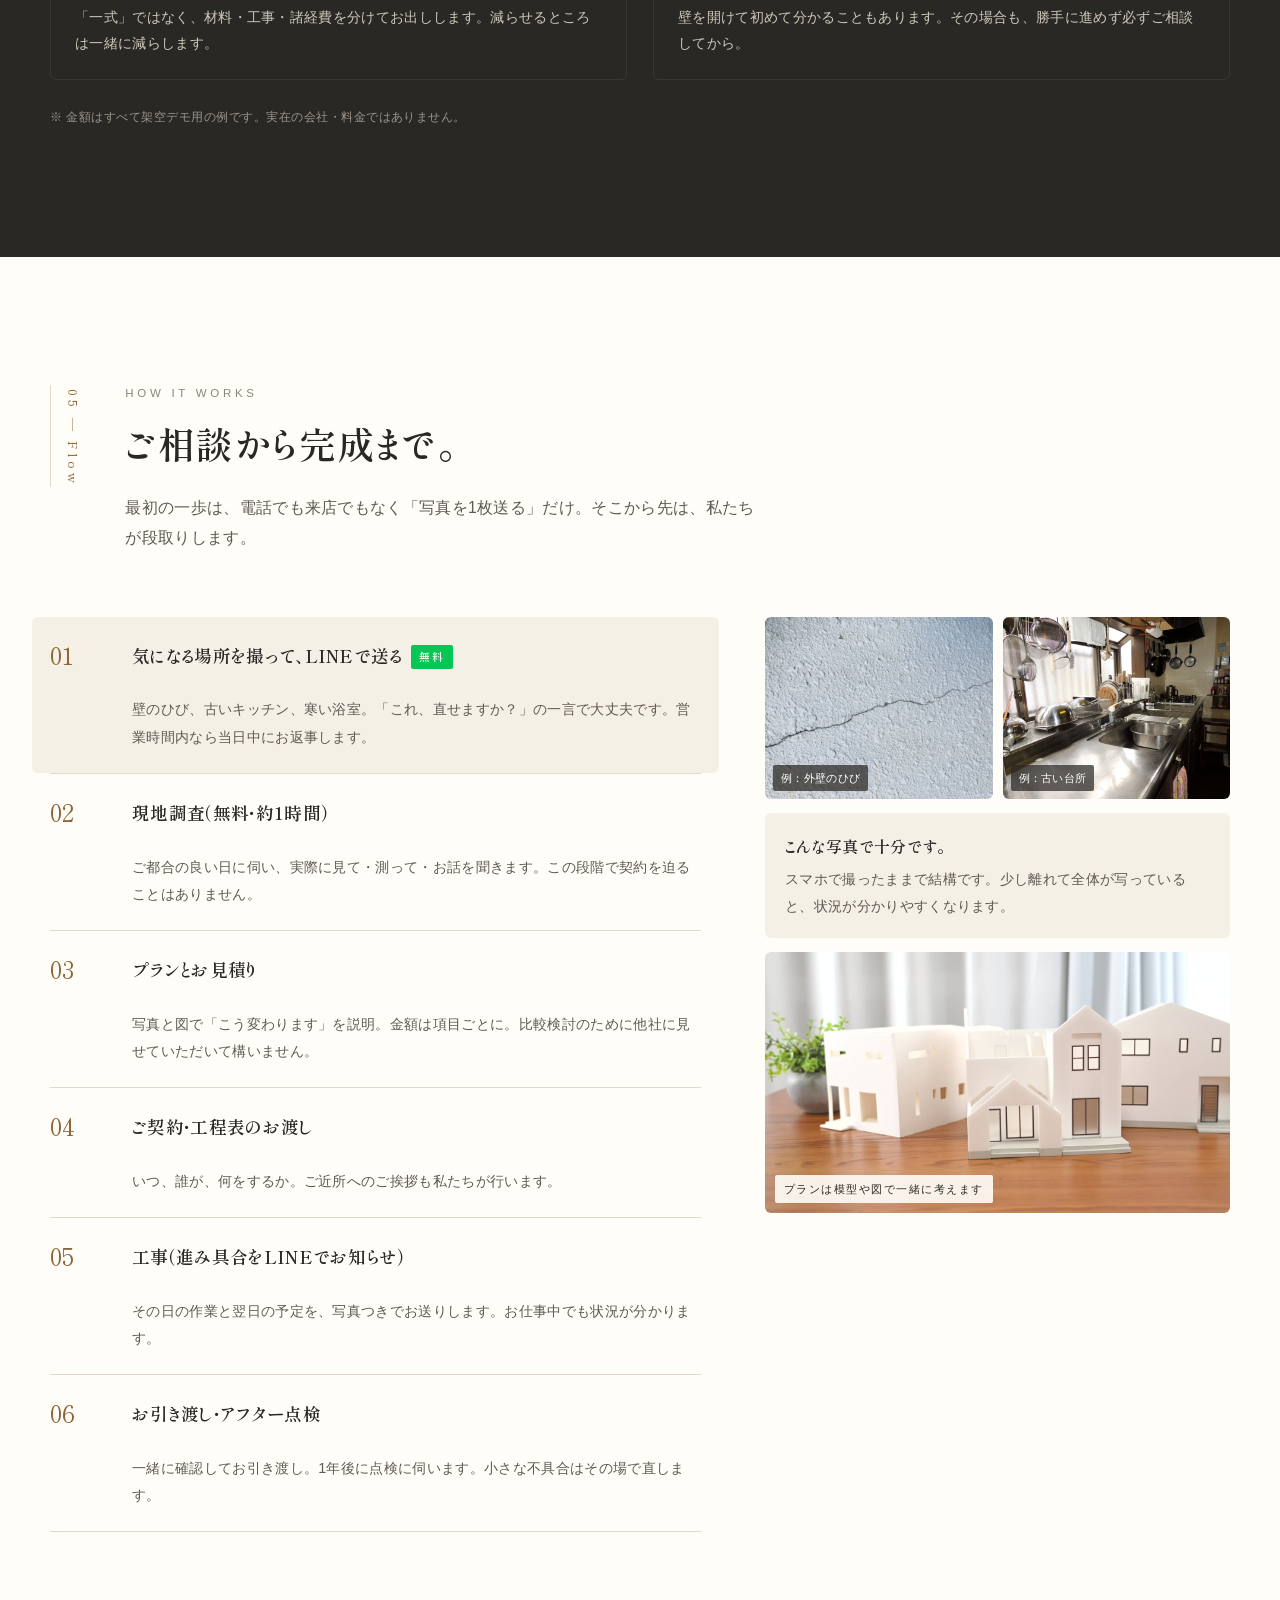
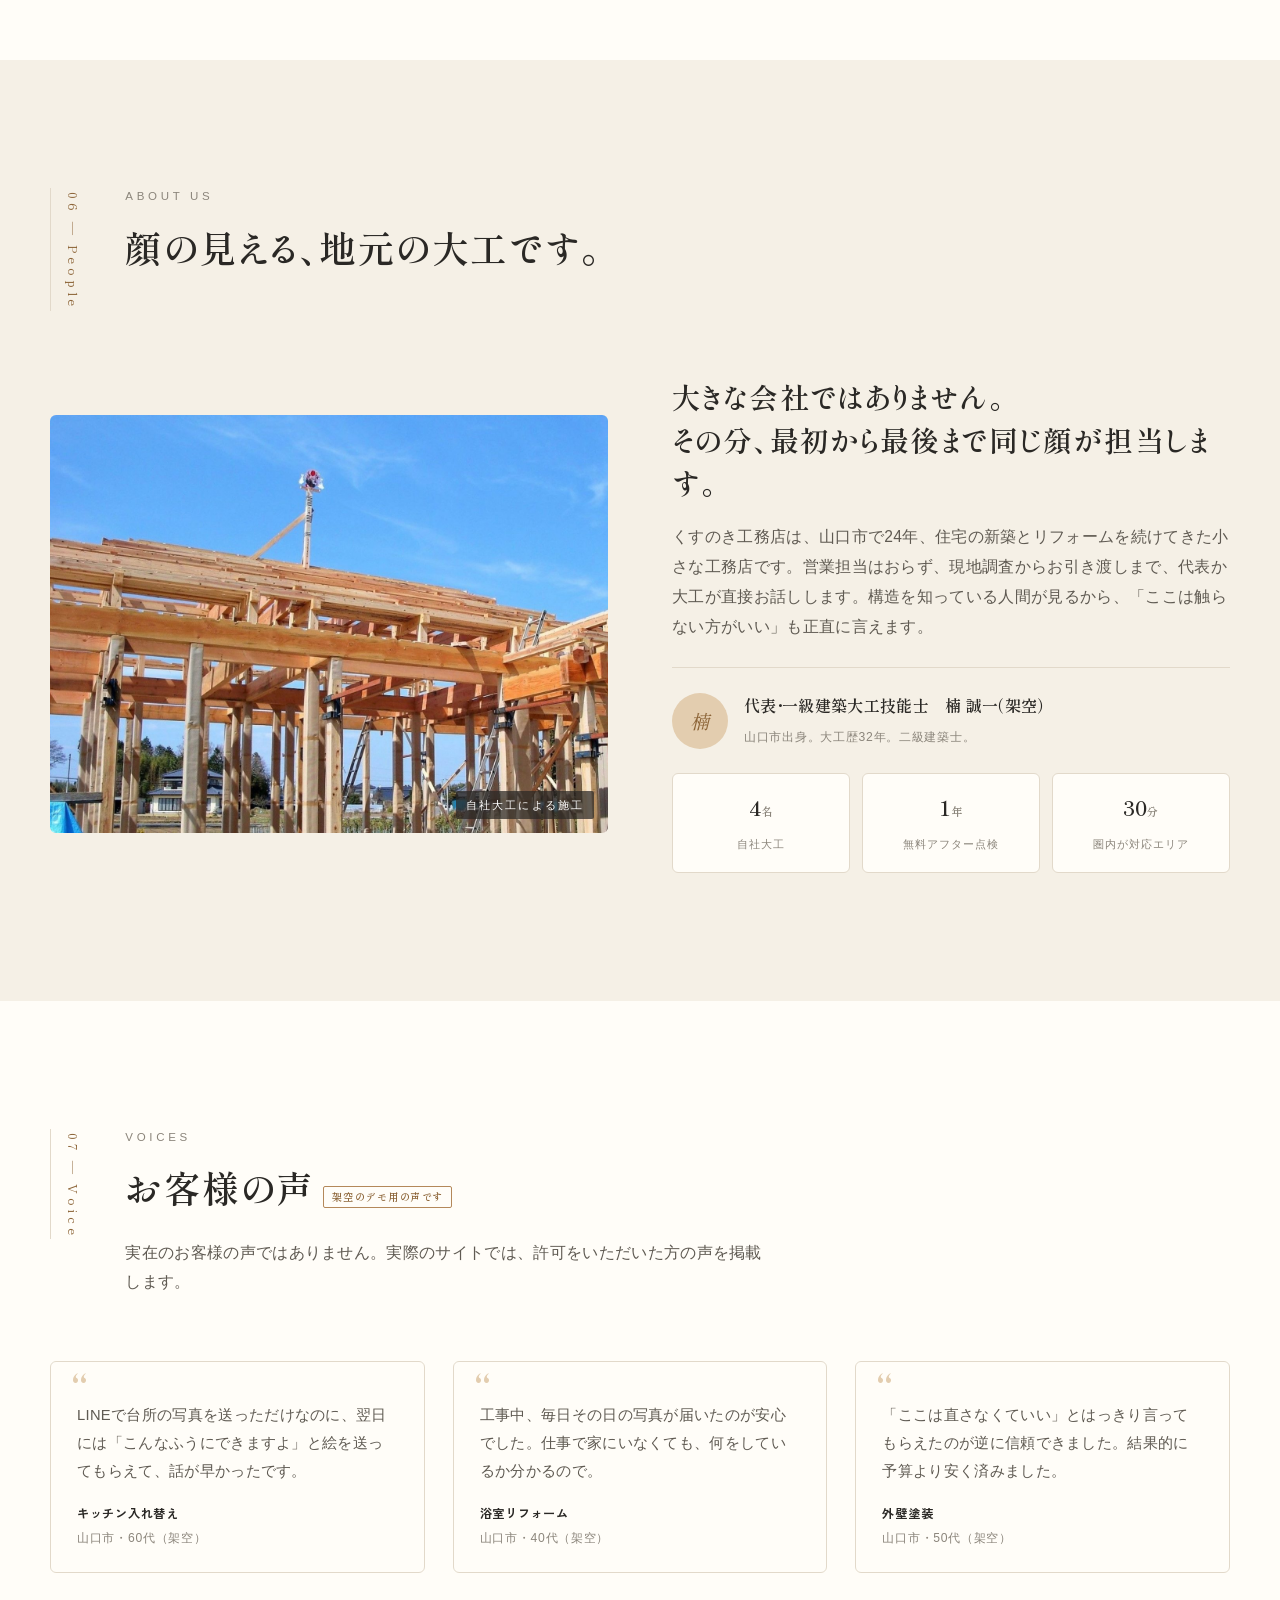
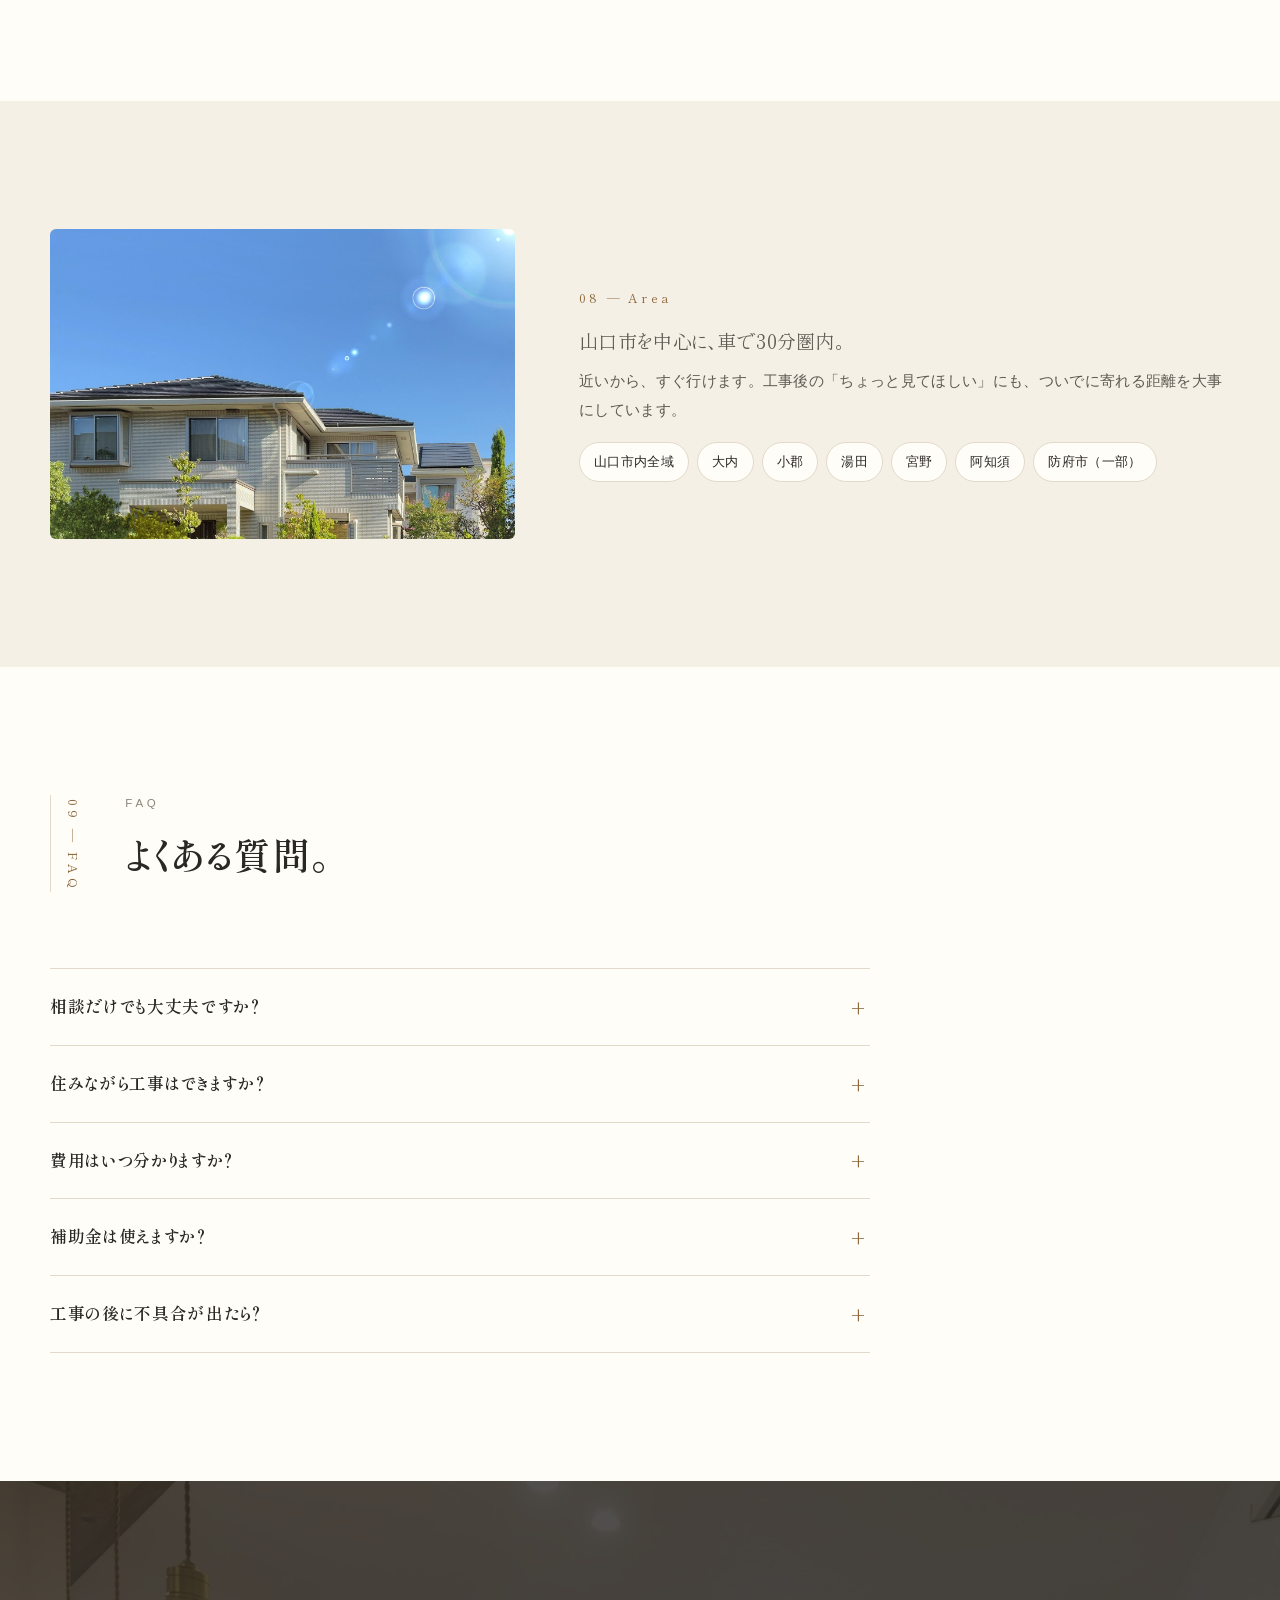
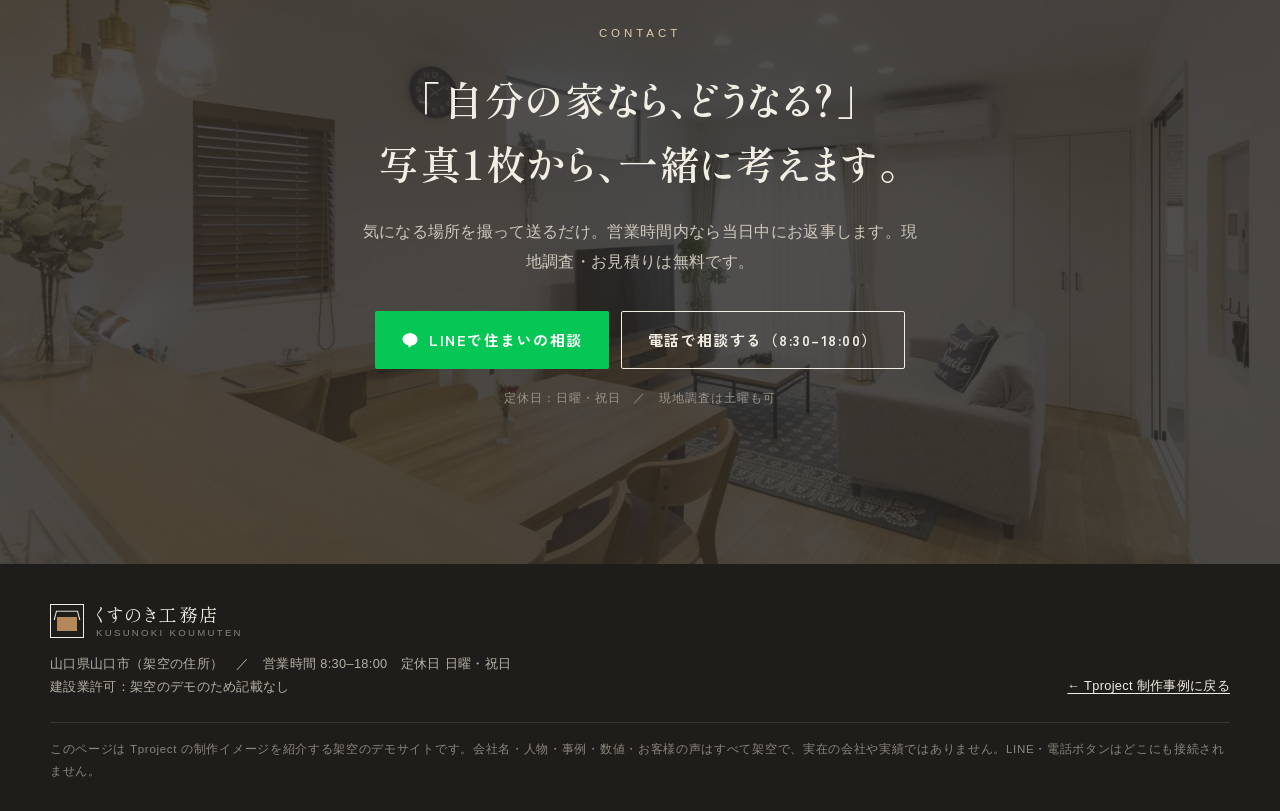
<file: demo/reform/index.html>
<!doctype html>
<html lang="ja">
<head>
<meta charset="utf-8">
<meta name="viewport" content="width=device-width, initial-scale=1">
<title>くすのき工務店（架空）｜暮らしに合わせて、家をもう一度好きになる。— Tproject CONCEPT DEMO</title>
<meta name="description" content="【Tproject制作デモ／架空の工務店】キッチン・浴室・外壁・間取り変更。施工事例からLINEで「自分の家ならどうなる？」を相談できる、地域密着リフォーム会社のWebサイト例。">
<meta name="robots" content="noindex">
<meta property="og:type" content="website">
<meta property="og:title" content="くすのき工務店（架空）｜Tproject CONCEPT DEMO">
<meta property="og:description" content="施工写真を並べるだけのサイトから、「自分の家ならどうなる？」を相談したくなるサイトへ。Tprojectの制作イメージを紹介する架空デモです。">
<meta property="og:image" content="https://tproject-jp.com/assets/img/og.png">
<link rel="icon" href="../../assets/img/favicon.png" type="image/png">
<link rel="preconnect" href="https://fonts.googleapis.com">
<link rel="preconnect" href="https://fonts.gstatic.com" crossorigin>
<link rel="stylesheet" href="https://fonts.googleapis.com/css2?family=Shippori+Mincho:wght@500;600;700&family=Zen+Kaku+Gothic+New:wght@400;500;700&display=swap">
<link rel="stylesheet" href="./style.css">
</head>
<body>

<div class="demo-bar">
  <div class="wrap">
    <span><b>Tproject CONCEPT DEMO</b>　架空のリフォーム会社を想定した制作デモです</span>
    <a href="../../works/#reform">制作事例に戻る →</a>
  </div>
</div>

<header class="hd">
  <div class="wrap">
    <a class="logo" href="#top" aria-label="くすのき工務店 トップへ"><i aria-hidden="true"></i><span>くすのき工務店<small>KUSUNOKI KOUMUTEN</small></span></a>
    <nav class="nav" aria-label="メニュー">
      <a href="#ba">Before / After</a>
      <a href="#menu">メニュー</a>
      <a href="#works">施工事例</a>
      <a href="#price">費用目安</a>
      <a href="#flow">ご相談の流れ</a>
      <a href="#faq">FAQ</a>
      <button class="btn g demo-line" type="button">
        <svg viewBox="0 0 24 24" fill="currentColor" aria-hidden="true"><path d="M12 3C6.5 3 2 6.6 2 11c0 3.9 3.4 7.2 8 7.9v2.6c0 .4.5.6.8.4l3.6-2.5C18.9 18.9 22 15.3 22 11c0-4.4-4.5-8-10-8z"/></svg>
        LINEで相談
      </button>
    </nav>
    <button class="mb" aria-expanded="false" aria-controls="dr"><i></i>MENU</button>
  </div>
  <div class="drawer" id="dr" data-open="false">
    <div class="wrap">
      <a href="#ba">Before / After</a>
      <a href="#menu">リフォームメニュー</a>
      <a href="#works">施工事例</a>
      <a href="#price">費用目安</a>
      <a href="#flow">ご相談から完成まで</a>
      <a href="#company">職人・会社紹介</a>
      <a href="#faq">よくある質問</a>
      <button class="btn g demo-line" type="button">LINEで住まいの相談</button>
    </div>
  </div>
</header>

<main id="top">

<!-- 01 Hero -->
<section class="hero">
  <div class="wrap">
    <div>
      <p class="eyebrow">山口市 ・ 地域密着リフォーム</p>
      <h1>暮らしに合わせて、<br>家を<em>もう一度</em>好きになる。</h1>
      <p class="lead">山口の住まいに寄り添う、地域密着のリフォーム。キッチンひとつの入れ替えから、間取りの見直しまで。まずは「気になる場所」の写真を1枚、送ってみてください。</p>
      <div class="btns">
        <a class="btn k" href="#works">施工事例を見る</a>
        <button class="btn g demo-line" type="button">
          <svg viewBox="0 0 24 24" fill="currentColor" aria-hidden="true"><path d="M12 3C6.5 3 2 6.6 2 11c0 3.9 3.4 7.2 8 7.9v2.6c0 .4.5.6.8.4l3.6-2.5C18.9 18.9 22 15.3 22 11c0-4.4-4.5-8-10-8z"/></svg>
          LINEで住まいの相談
        </button>
      </div>
      <p class="note">現地調査・お見積りは無料。しつこい営業はしません。</p>
      <div class="facts" aria-label="会社の数字（架空）">
        <div><b>24<small>年</small></b><span>山口市で創業</span></div>
        <div><b>650<small>件</small></b><span>これまでの施工</span></div>
        <div><b>自社<small>大工</small></b><span>下請けに丸投げしない</span></div>
      </div>
    </div>
    <div class="vis rv">
      <div class="main"><img src="./img/house.jpg" alt="白い外壁と木の玄関ドアの住宅" width="1600" height="1068" fetchpriority="high"></div>
      <span class="tag" aria-hidden="true">WORKS — 外装・玄関</span>
      <div class="card"><small>CASE ／ 外壁・玄関まわり</small><b>築26年の外壁を塗り替え、<br>玄関に木の扉を。</b><span>工期 約3週間 ／ 架空の事例です</span></div>
    </div>
  </div>
  <div class="strip">
    <div class="wrap">
      <span>キッチン・浴室・トイレの水回り</span>
      <span>外壁・屋根の塗装</span>
      <span>間取り変更・断熱</span>
      <span>網戸1枚からの小さな修繕</span>
    </div>
  </div>
</section>

<!-- 02 Before / After -->
<section class="sec" id="ba">
  <div class="wrap">
    <div class="sh rv">
      <p class="no">01 — Before / After</p>
      <h2><small>Before &amp; After</small>写真を動かして、<br>変化を見てください。</h2>
      <p>同じ場所、同じ角度で撮った施工前と施工後です。真ん中の線を左右に動かすと、変わったところがそのまま見えます。</p>
    </div>
    <div class="bagrid rv">
      <figure class="bafig">
        <div class="ba" style="--p:50%">
          <img class="b" src="./img/ba_kitchen_before.jpg" alt="施工前：古いキッチン" width="1600" height="1200" loading="lazy">
          <img class="a" src="./img/ba_kitchen_after.jpg" alt="施工後：白いシステムキッチン" width="1600" height="1200" loading="lazy">
          <span class="lb">BEFORE</span><span class="la">AFTER</span>
          <i class="hdl" aria-hidden="true"></i>
          <input type="range" min="0" max="100" value="50" aria-label="キッチンの施工前後を比較するスライダー">
        </div>
        <figcaption><b>キッチンの入れ替え</b><span>工期 4日 ／ 費用帯 90〜130万円</span></figcaption>
        <p class="hint">築38年の台所。配管はそのままに、キッチン本体と床・壁を一新。</p>
      </figure>
      <figure class="bafig">
        <div class="ba" style="--p:50%">
          <img class="b" src="./img/ba_bath_before.jpg" alt="施工前：タイル張りの浴室" width="1600" height="1200" loading="lazy">
          <img class="a" src="./img/ba_bath_after.jpg" alt="施工後：ユニットバス" width="1600" height="1200" loading="lazy">
          <span class="lb">BEFORE</span><span class="la">AFTER</span>
          <i class="hdl" aria-hidden="true"></i>
          <input type="range" min="0" max="100" value="50" aria-label="浴室の施工前後を比較するスライダー">
        </div>
        <figcaption><b>タイルの浴室をユニットバスへ</b><span>工期 5日 ／ 費用帯 80〜120万円</span></figcaption>
        <p class="hint">冬に寒かったタイル張りの浴室を、断熱ユニットバスに。手すりも追加。</p>
      </figure>
    </div>
    <p class="fine">※ 写真・工期・費用はすべて架空デモ用の例です。実在の物件ではありません。</p>
  </div>
</section>

<!-- 03 メニュー -->
<section class="sec cream" id="menu">
  <div class="wrap">
    <div class="sh rv">
      <p class="no">02 — Menu</p>
      <h2><small>Reform Menu</small>できること。</h2>
      <p>「どこに頼めばいいか分からない」小さな修繕から、家全体の見直しまで。ひとつの窓口でお受けします。</p>
    </div>
    <div class="menu rv">
      <article><div class="im"><img src="./img/kitchen_new.jpg" alt="木目のカウンターキッチン" loading="lazy" width="1600" height="1068"><span>01</span></div><h3>キッチン</h3><p>入れ替え、対面化、収納の見直し。動線から一緒に考えます。</p><p class="pr">目安<b>60万円〜</b></p></article>
      <article><div class="im"><img src="./img/ba_bath_after.jpg" alt="ユニットバス" loading="lazy" width="1600" height="1200"><span>02</span></div><h3>浴室・トイレ・洗面</h3><p>寒さ・掃除のしにくさ・段差。水回りは暮らしの質に直結します。</p><p class="pr">目安<b>25万円〜</b></p></article>
      <article><div class="im"><img src="./img/living.jpg" alt="明るいリビングダイニング" loading="lazy" width="1600" height="1068"><span>03</span></div><h3>リビング・内装</h3><p>床・壁・建具の一新、間仕切りの撤去。家族の集まる場所を心地よく。</p><p class="pr">目安<b>30万円〜</b></p></article>
      <article><div class="im"><img src="./img/exterior_b.jpg" alt="住宅の外壁と屋根" loading="lazy" width="1600" height="1067"><span>04</span></div><h3>外壁・屋根</h3><p>塗り替え、雨漏り、ひび割れ。足場を組む工事はまとめると割安です。</p><p class="pr">目安<b>80万円〜</b></p></article>
      <article><div class="im"><img src="./img/site_skeleton.jpg" alt="スケルトン状態の室内" loading="lazy" width="1600" height="1200"><span>05</span></div><h3>間取り変更・断熱</h3><p>2部屋を1つに、寒い家を暖かく。構造を見ながら大工が判断します。</p><p class="pr">目安<b>150万円〜</b></p></article>
      <article><div class="im"><img src="./img/crack_a.jpg" alt="外壁のひび割れ" loading="lazy" width="1200" height="960"><span>06</span></div><h3>小さな修繕</h3><p>網戸、建付け、ひび割れ、手すり1本。「これだけ」も遠慮なく。</p><p class="pr">目安<b>5,500円〜</b></p></article>
    </div>
    <p class="fine">※ 金額は架空デモ用の目安です。実際の費用は現地調査のうえでお見積りします。</p>
  </div>
</section>

<!-- 04 施工事例 -->
<section class="sec" id="works">
  <div class="wrap">
    <div class="sh rv">
      <p class="no">03 — Works</p>
      <h2><small>Case Study</small>写真だけでなく、<br>「悩み」と「提案」を。</h2>
      <p>きれいな写真の裏には、必ず最初の困りごとがあります。同じ悩みをお持ちなら、たぶんお役に立てます。</p>
    </div>
    <div class="cases">
      <article class="case rv">
        <div class="pics">
          <figure><img src="./img/kitchen_old.jpg" alt="施工前：ステンレスの古い台所" loading="lazy" width="1600" height="1200"><figcaption>BEFORE</figcaption></figure>
          <figure class="af"><img src="./img/kitchen_new.jpg" alt="施工後：木目のカウンターキッチン" loading="lazy" width="1600" height="1068"><figcaption>AFTER</figcaption></figure>
        </div>
        <div>
          <p class="no">CASE 01 ／ キッチン・LDK</p>
          <h3>壁向きの台所を、家族が集まるカウンターキッチンに。</h3>
          <dl>
            <dt>悩み</dt><dd>料理中に背中を向けるのが寂しい。収納が足りず物が出しっぱなし。</dd>
            <dt>提案</dt><dd>壁を一部撤去して対面カウンターに。吊り戸棚をやめ、腰高の収納に集約。</dd>
          </dl>
          <div class="meta"><span>工期<b>12日</b></span><span>費用帯<b>180〜220万円</b></span><span>築年数<b>40年</b></span></div>
        </div>
      </article>
      <article class="case rv">
        <div class="pics">
          <figure><img src="./img/ba_bath_before.jpg" alt="施工前：タイル張りの浴室" loading="lazy" width="1600" height="1200"><figcaption>BEFORE</figcaption></figure>
          <figure class="af"><img src="./img/ba_bath_after.jpg" alt="施工後：ユニットバス" loading="lazy" width="1600" height="1200"><figcaption>AFTER</figcaption></figure>
        </div>
        <div>
          <p class="no">CASE 02 ／ 浴室</p>
          <h3>冬が怖かったタイルの浴室を、暖かいユニットバスに。</h3>
          <dl>
            <dt>悩み</dt><dd>ヒートショックが心配。タイルの目地が汚れて掃除が大変。</dd>
            <dt>提案</dt><dd>断熱材入りのユニットバスへ。またぎやすい浴槽と手すりで、将来も安心に。</dd>
          </dl>
          <div class="meta"><span>工期<b>5日</b></span><span>費用帯<b>80〜120万円</b></span><span>築年数<b>35年</b></span></div>
        </div>
      </article>
      <article class="case rv">
        <div class="pics">
          <figure><img src="./img/site_skeleton.jpg" alt="施工中：壁を取り払ったスケルトン状態" loading="lazy" width="1600" height="1200"><figcaption>工事中</figcaption></figure>
          <figure class="af"><img src="./img/living.jpg" alt="施工後：明るいリビングダイニング" loading="lazy" width="1600" height="1068"><figcaption>AFTER</figcaption></figure>
        </div>
        <div>
          <p class="no">CASE 03 ／ 間取り変更</p>
          <h3>細かく仕切られた和室2間を、ひと続きのLDKに。</h3>
          <dl>
            <dt>悩み</dt><dd>部屋数はあるが、どの部屋も暗くて狭い。子どもの様子が見えない。</dd>
            <dt>提案</dt><dd>構造を確認しながら間仕切りを撤去。床・天井の断熱を入れ直し、窓を大きく。</dd>
          </dl>
          <div class="meta"><span>工期<b>6週間</b></span><span>費用帯<b>450〜550万円</b></span><span>築年数<b>32年</b></span></div>
        </div>
      </article>
    </div>
    <p class="fine">※ 事例の写真・数値はすべて架空デモ用の例です。実在の物件・お客様ではありません。</p>
  </div>
</section>

<!-- 05 費用目安 -->
<section class="sec dark" id="price">
  <div class="wrap">
    <div class="sh rv">
      <p class="no">04 — Price</p>
      <h2><small>Price Guide</small>費用の目安。</h2>
      <p>「いくらかかるか分からない」が、相談をためらう一番の理由だと思います。まずはざっくりの幅から。</p>
    </div>
    <ul class="price rv">
      <li><b>キッチン入れ替え<small>本体＋床・壁の内装</small></b><span class="yen">90〜160<small>万円</small></span><span class="d">工期 3〜5日</span></li>
      <li><b>浴室をユニットバスに<small>解体・給排水・電気を含む</small></b><span class="yen">80〜130<small>万円</small></span><span class="d">工期 4〜6日</span></li>
      <li><b>トイレ交換<small>便器＋床・壁</small></b><span class="yen">25〜45<small>万円</small></span><span class="d">工期 1〜2日</span></li>
      <li><b>外壁塗装<small>足場・高圧洗浄・シーリング含む</small></b><span class="yen">90〜150<small>万円</small></span><span class="d">工期 2〜3週間</span></li>
      <li><b>リビングの床・壁・建具<small>約20畳</small></b><span class="yen">60〜110<small>万円</small></span><span class="d">工期 1〜2週間</span></li>
      <li><b>間取り変更＋断熱<small>2部屋→1部屋の例</small></b><span class="yen">300〜600<small>万円</small></span><span class="d">工期 4〜8週間</span></li>
    </ul>
    <div class="price-note rv">
      <div><h3>お見積りは項目ごとに</h3><p>「一式」ではなく、材料・工事・諸経費を分けてお出しします。減らせるところは一緒に減らします。</p></div>
      <div><h3>追加費用は、着工前に必ず説明</h3><p>壁を開けて初めて分かることもあります。その場合も、勝手に進めず必ずご相談してから。</p></div>
    </div>
    <p class="fine">※ 金額はすべて架空デモ用の例です。実在の会社・料金ではありません。</p>
  </div>
</section>

<!-- 06 流れ -->
<section class="sec" id="flow">
  <div class="wrap">
    <div class="sh rv">
      <p class="no">05 — Flow</p>
      <h2><small>How It Works</small>ご相談から完成まで。</h2>
      <p>最初の一歩は、電話でも来店でもなく「写真を1枚送る」だけ。そこから先は、私たちが段取りします。</p>
    </div>
    <div class="flowwrap">
      <ol class="flow rv">
        <li class="line"><b>気になる場所を撮って、LINEで送る<span class="tagline">無料</span></b><p>壁のひび、古いキッチン、寒い浴室。「これ、直せますか？」の一言で大丈夫です。営業時間内なら当日中にお返事します。</p></li>
        <li><b>現地調査（無料・約1時間）</b><p>ご都合の良い日に伺い、実際に見て・測って・お話を聞きます。この段階で契約を迫ることはありません。</p></li>
        <li><b>プランとお見積り</b><p>写真と図で「こう変わります」を説明。金額は項目ごとに。比較検討のために他社に見せていただいて構いません。</p></li>
        <li><b>ご契約・工程表のお渡し</b><p>いつ、誰が、何をするか。ご近所へのご挨拶も私たちが行います。</p></li>
        <li><b>工事（進み具合をLINEでお知らせ）</b><p>その日の作業と翌日の予定を、写真つきでお送りします。お仕事中でも状況が分かります。</p></li>
        <li><b>お引き渡し・アフター点検</b><p>一緒に確認してお引き渡し。1年後に点検に伺います。小さな不具合はその場で直します。</p></li>
      </ol>
      <aside class="side rv" aria-label="LINE相談で送る写真の例">
        <div class="shots">
          <figure><img src="./img/crack_a.jpg" alt="外壁のひび割れの例" loading="lazy" width="1200" height="960"><figcaption>例：外壁のひび</figcaption></figure>
          <figure><img src="./img/kitchen_old.jpg" alt="古い台所の例" loading="lazy" width="1600" height="1200"><figcaption>例：古い台所</figcaption></figure>
        </div>
        <div class="cap"><b>こんな写真で十分です。</b><p>スマホで撮ったままで結構です。少し離れて全体が写っていると、状況が分かりやすくなります。</p></div>
        <div class="vid">
          <video autoplay muted loop playsinline preload="metadata" poster="./img/model_poster.jpg" aria-hidden="true"><source src="./img/model_loop.mp4" type="video/mp4"></video>
          <img src="./img/model_poster.jpg" alt="" width="1280" height="720" loading="lazy">
          <span>プランは模型や図で一緒に考えます</span>
        </div>
      </aside>
    </div>
  </div>
</section>

<!-- 07 職人・会社 -->
<section class="sec cream" id="company">
  <div class="wrap">
    <div class="sh rv">
      <p class="no">06 — People</p>
      <h2><small>About Us</small>顔の見える、地元の大工です。</h2>
    </div>
    <div class="people rv">
      <div class="im"><img src="./img/framing.jpg" alt="上棟中の木造住宅の骨組み" loading="lazy" width="1600" height="1068"><span>自社大工による施工</span></div>
      <div>
        <h3>大きな会社ではありません。<br>その分、最初から最後まで同じ顔が担当します。</h3>
        <p class="msg">くすのき工務店は、山口市で24年、住宅の新築とリフォームを続けてきた小さな工務店です。営業担当はおらず、現地調査からお引き渡しまで、代表か大工が直接お話しします。構造を知っている人間が見るから、「ここは触らない方がいい」も正直に言えます。</p>
        <div class="prof"><i aria-hidden="true">楠</i><div><b>代表・一級建築大工技能士　楠 誠一（架空）</b><small>山口市出身。大工歴32年。二級建築士。</small></div></div>
        <div class="facts">
          <div><b>4<span>名</span></b><span>自社大工</span></div>
          <div><b>1<span>年</span></b><span>無料アフター点検</span></div>
          <div><b>30<span>分</span></b><span>圏内が対応エリア</span></div>
        </div>
      </div>
    </div>
  </div>
</section>

<!-- 08 声 -->
<section class="sec" id="voice">
  <div class="wrap">
    <div class="sh rv">
      <p class="no">07 — Voice</p>
      <h2><small>Voices</small>お客様の声<span class="demo-mark">架空のデモ用の声です</span></h2>
      <p>実在のお客様の声ではありません。実際のサイトでは、許可をいただいた方の声を掲載します。</p>
    </div>
    <div class="voices rv">
      <article><p>LINEで台所の写真を送っただけなのに、翌日には「こんなふうにできますよ」と絵を送ってもらえて、話が早かったです。</p><footer><b>キッチン入れ替え</b><span>山口市・60代（架空）</span></footer></article>
      <article><p>工事中、毎日その日の写真が届いたのが安心でした。仕事で家にいなくても、何をしているか分かるので。</p><footer><b>浴室リフォーム</b><span>山口市・40代（架空）</span></footer></article>
      <article><p>「ここは直さなくていい」とはっきり言ってもらえたのが逆に信頼できました。結果的に予算より安く済みました。</p><footer><b>外壁塗装</b><span>山口市・50代（架空）</span></footer></article>
    </div>
  </div>
</section>

<!-- 09 対応エリア -->
<section class="sec cream" id="area">
  <div class="wrap">
    <div class="area rv">
      <div class="im"><img src="./img/exterior_a.jpg" alt="青空と住宅街" loading="lazy" width="1600" height="1200"></div>
      <div>
        <p class="no" style="font-family:var(--f-ser);font-size:.78rem;letter-spacing:.26em;color:var(--wood-d);margin-bottom:12px">08 — Area</p>
        <p class="big">山口市を中心に、車で30分圏内。</p>
        <p>近いから、すぐ行けます。工事後の「ちょっと見てほしい」にも、ついでに寄れる距離を大事にしています。</p>
        <ul aria-label="対応エリア"><li>山口市内全域</li><li>大内</li><li>小郡</li><li>湯田</li><li>宮野</li><li>阿知須</li><li>防府市（一部）</li></ul>
      </div>
    </div>
  </div>
</section>

<!-- 10 FAQ -->
<section class="sec" id="faq">
  <div class="wrap">
    <div class="sh rv">
      <p class="no">09 — FAQ</p>
      <h2><small>FAQ</small>よくある質問。</h2>
    </div>
    <div class="faq rv">
      <details><summary>相談だけでも大丈夫ですか？</summary><p class="ans">はい。「直すべきか分からない」段階のご相談が一番多いです。現地調査のうえで「今は触らなくていい」とお伝えすることもあります。</p></details>
      <details><summary>住みながら工事はできますか？</summary><p class="ans">キッチンや浴室など、ほとんどの工事は住みながら可能です。使えない期間の目安（例：浴室4日）を事前にお伝えします。</p></details>
      <details><summary>費用はいつ分かりますか？</summary><p class="ans">LINEの写真で「ざっくりの幅」を、現地調査の後に正式なお見積りをお出しします。お見積りは無料です。</p></details>
      <details><summary>補助金は使えますか？</summary><p class="ans">断熱やバリアフリーなど、対象になる工事があります。その時点で使える制度をお調べして、申請のお手伝いもします。</p></details>
      <details><summary>工事の後に不具合が出たら？</summary><p class="ans">まずLINEで写真を送ってください。近いので、すぐ見に伺います。1年後の無料点検もあります。</p></details>
    </div>
  </div>
</section>

<!-- 11 CTA -->
<section class="cta" id="contact">
  <div class="wrap">
    <p class="no">CONTACT</p>
    <h2>「自分の家なら、どうなる？」<br>写真1枚から、一緒に考えます。</h2>
    <p>気になる場所を撮って送るだけ。営業時間内なら当日中にお返事します。現地調査・お見積りは無料です。</p>
    <div class="btns">
      <button class="btn g demo-line" type="button">
        <svg viewBox="0 0 24 24" fill="currentColor" aria-hidden="true"><path d="M12 3C6.5 3 2 6.6 2 11c0 3.9 3.4 7.2 8 7.9v2.6c0 .4.5.6.8.4l3.6-2.5C18.9 18.9 22 15.3 22 11c0-4.4-4.5-8-10-8z"/></svg>
        LINEで住まいの相談
      </button>
      <button class="btn o demo-tel" type="button">電話で相談する（8:30–18:00）</button>
    </div>
    <p class="hours">定休日：日曜・祝日　／　現地調査は土曜も可</p>
  </div>
</section>

</main>

<footer class="ft">
  <div class="wrap">
    <div>
      <a class="logo" href="#top"><i aria-hidden="true"></i><span>くすのき工務店<small>KUSUNOKI KOUMUTEN</small></span></a>
      <address>山口県山口市（架空の住所）　／　営業時間 8:30–18:00　定休日 日曜・祝日<br>建設業許可：架空のデモのため記載なし</address>
    </div>
    <p><a class="back" href="../../works/#reform">← Tproject 制作事例に戻る</a></p>
    <p class="cp">このページは Tproject の制作イメージを紹介する架空のデモサイトです。会社名・人物・事例・数値・お客様の声はすべて架空で、実在の会社や実績ではありません。LINE・電話ボタンはどこにも接続されません。</p>
  </div>
</footer>

<div class="toast" id="toast" role="status" aria-live="polite"></div>

<script>
(function(){
  var mb=document.querySelector('.mb'),dr=document.getElementById('dr');
  mb.addEventListener('click',function(){var o=dr.getAttribute('data-open')==='true';dr.setAttribute('data-open',String(!o));mb.setAttribute('aria-expanded',String(!o));});
  dr.querySelectorAll('a').forEach(function(a){a.addEventListener('click',function(){dr.setAttribute('data-open','false');mb.setAttribute('aria-expanded','false');});});
  var t=document.getElementById('toast'),tm;
  function toast(msg){t.textContent=msg;t.classList.add('on');clearTimeout(tm);tm=setTimeout(function(){t.classList.remove('on');},2600);}
  document.querySelectorAll('.demo-line').forEach(function(b){b.addEventListener('click',function(){toast('デモサイトのため、LINEには接続されません。実際のサイトでは友だち追加画面が開きます。');});});
  document.querySelectorAll('.demo-tel').forEach(function(b){b.addEventListener('click',function(){toast('デモサイトのため、電話はかかりません。');});});
  document.querySelectorAll('.ba input').forEach(function(r){var box=r.parentNode;function up(){box.style.setProperty('--p',r.value+'%');}r.addEventListener('input',up);up();});
  var rd=window.matchMedia('(prefers-reduced-motion: reduce)').matches,els=document.querySelectorAll('.rv');
  if(!rd&&'IntersectionObserver' in window){var io=new IntersectionObserver(function(es){es.forEach(function(en){if(en.isIntersecting){en.target.classList.add('in');io.unobserve(en.target);}});},{rootMargin:'0px 0px -8% 0px',threshold:.08});els.forEach(function(e){io.observe(e);});}
  else{els.forEach(function(e){e.classList.add('in');});}
})();
</script>
</body>
</html>
</file>
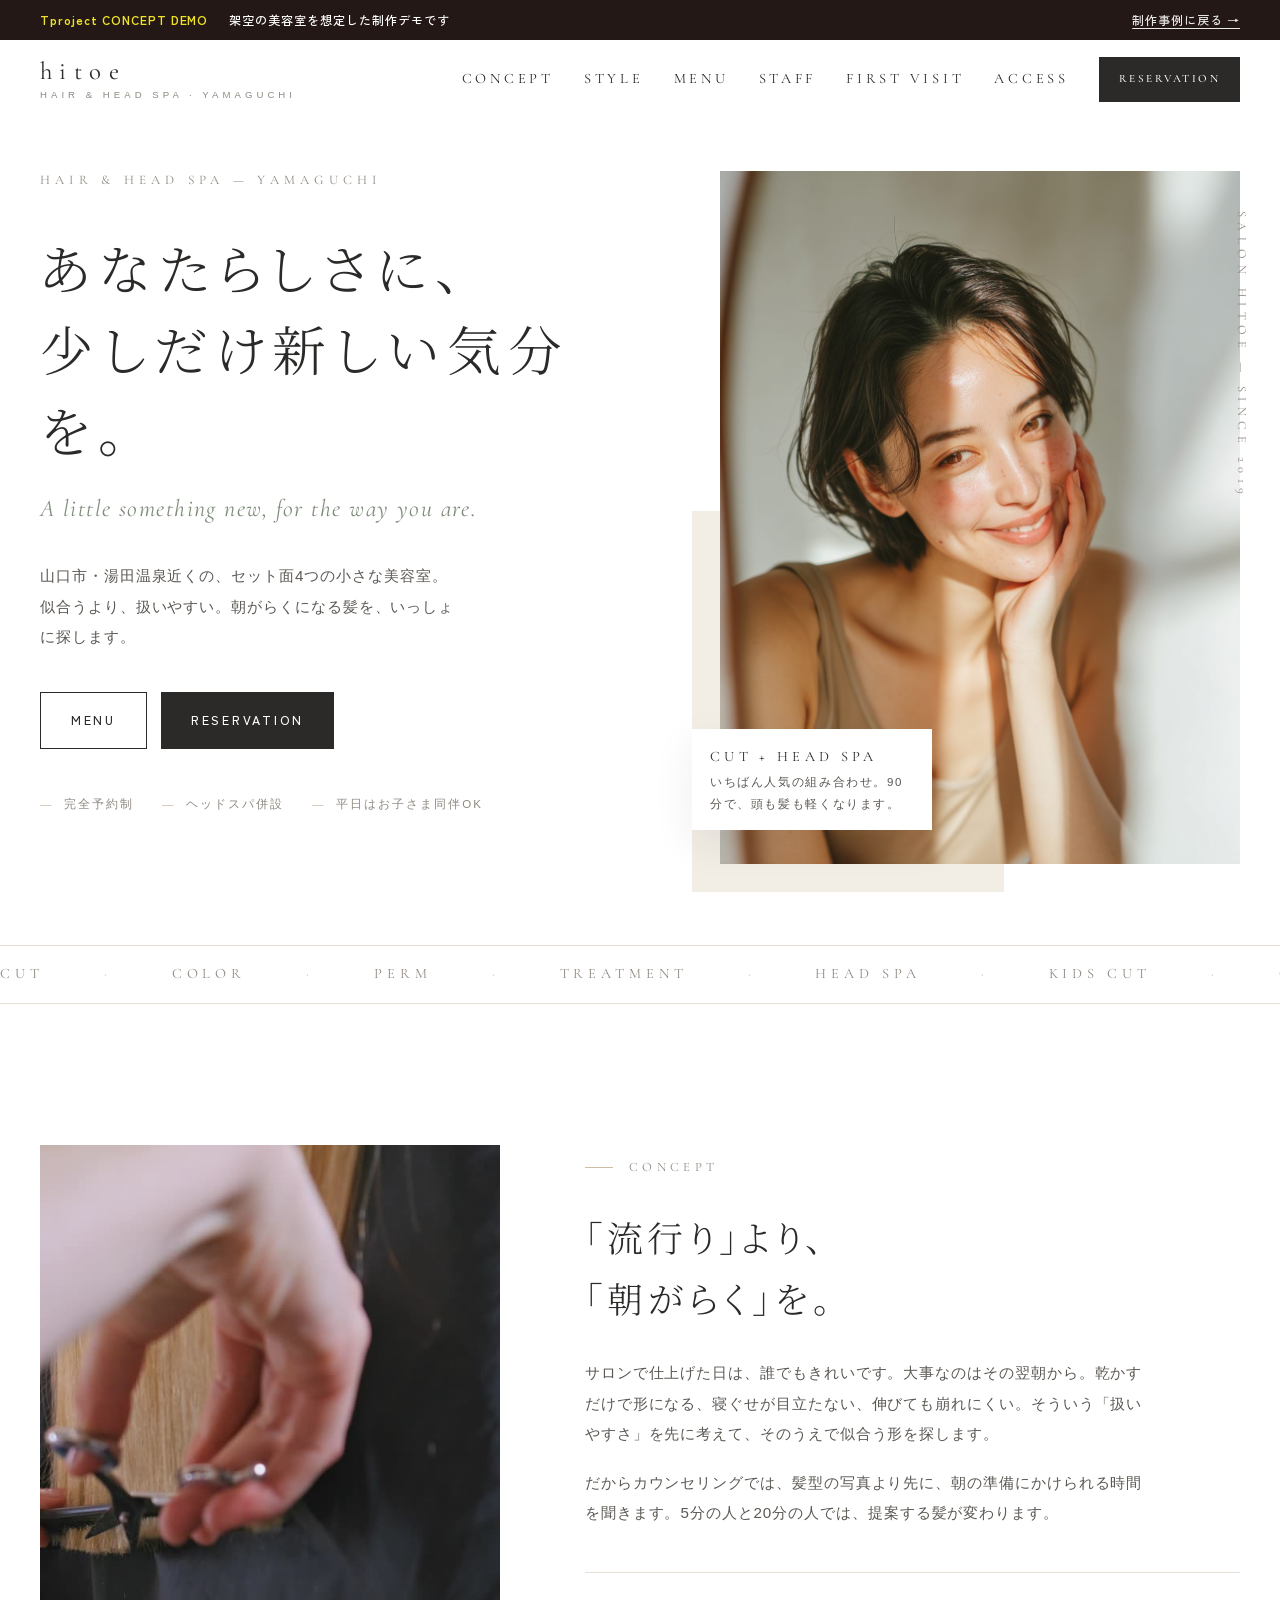
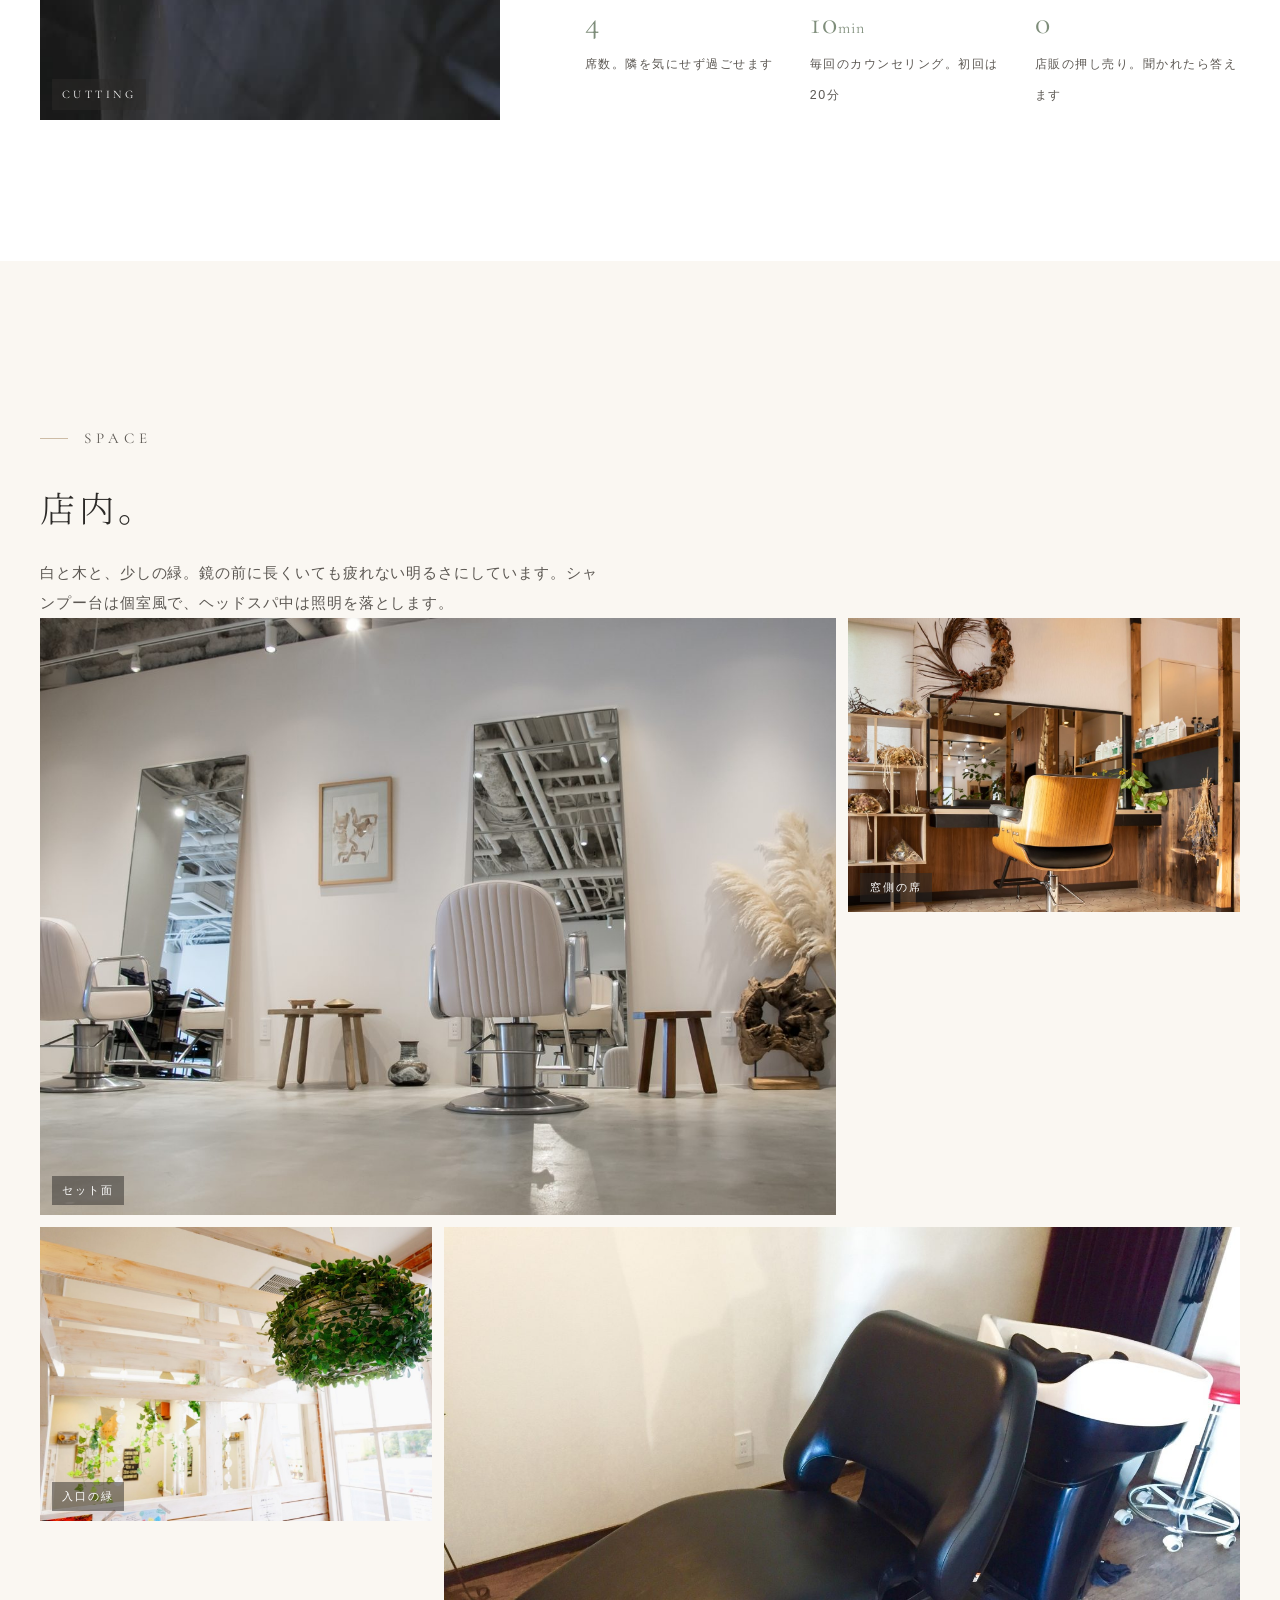
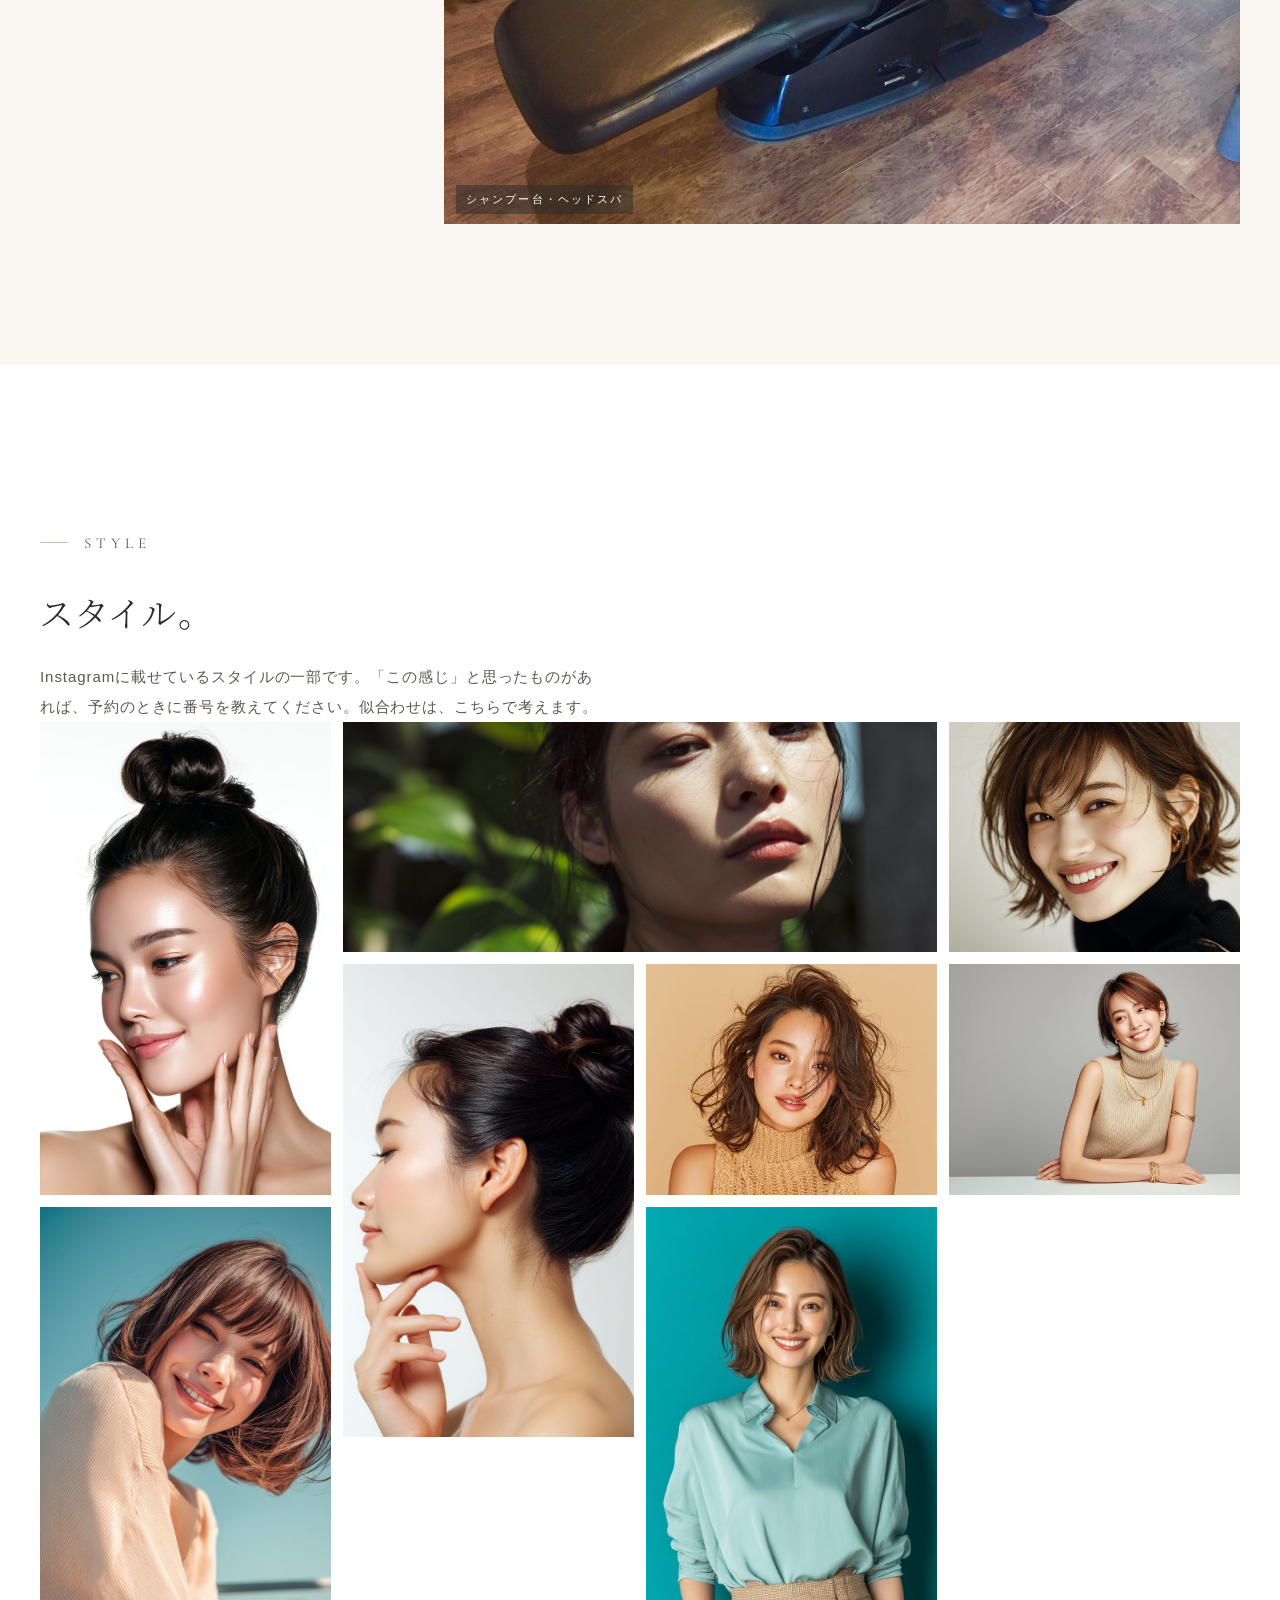
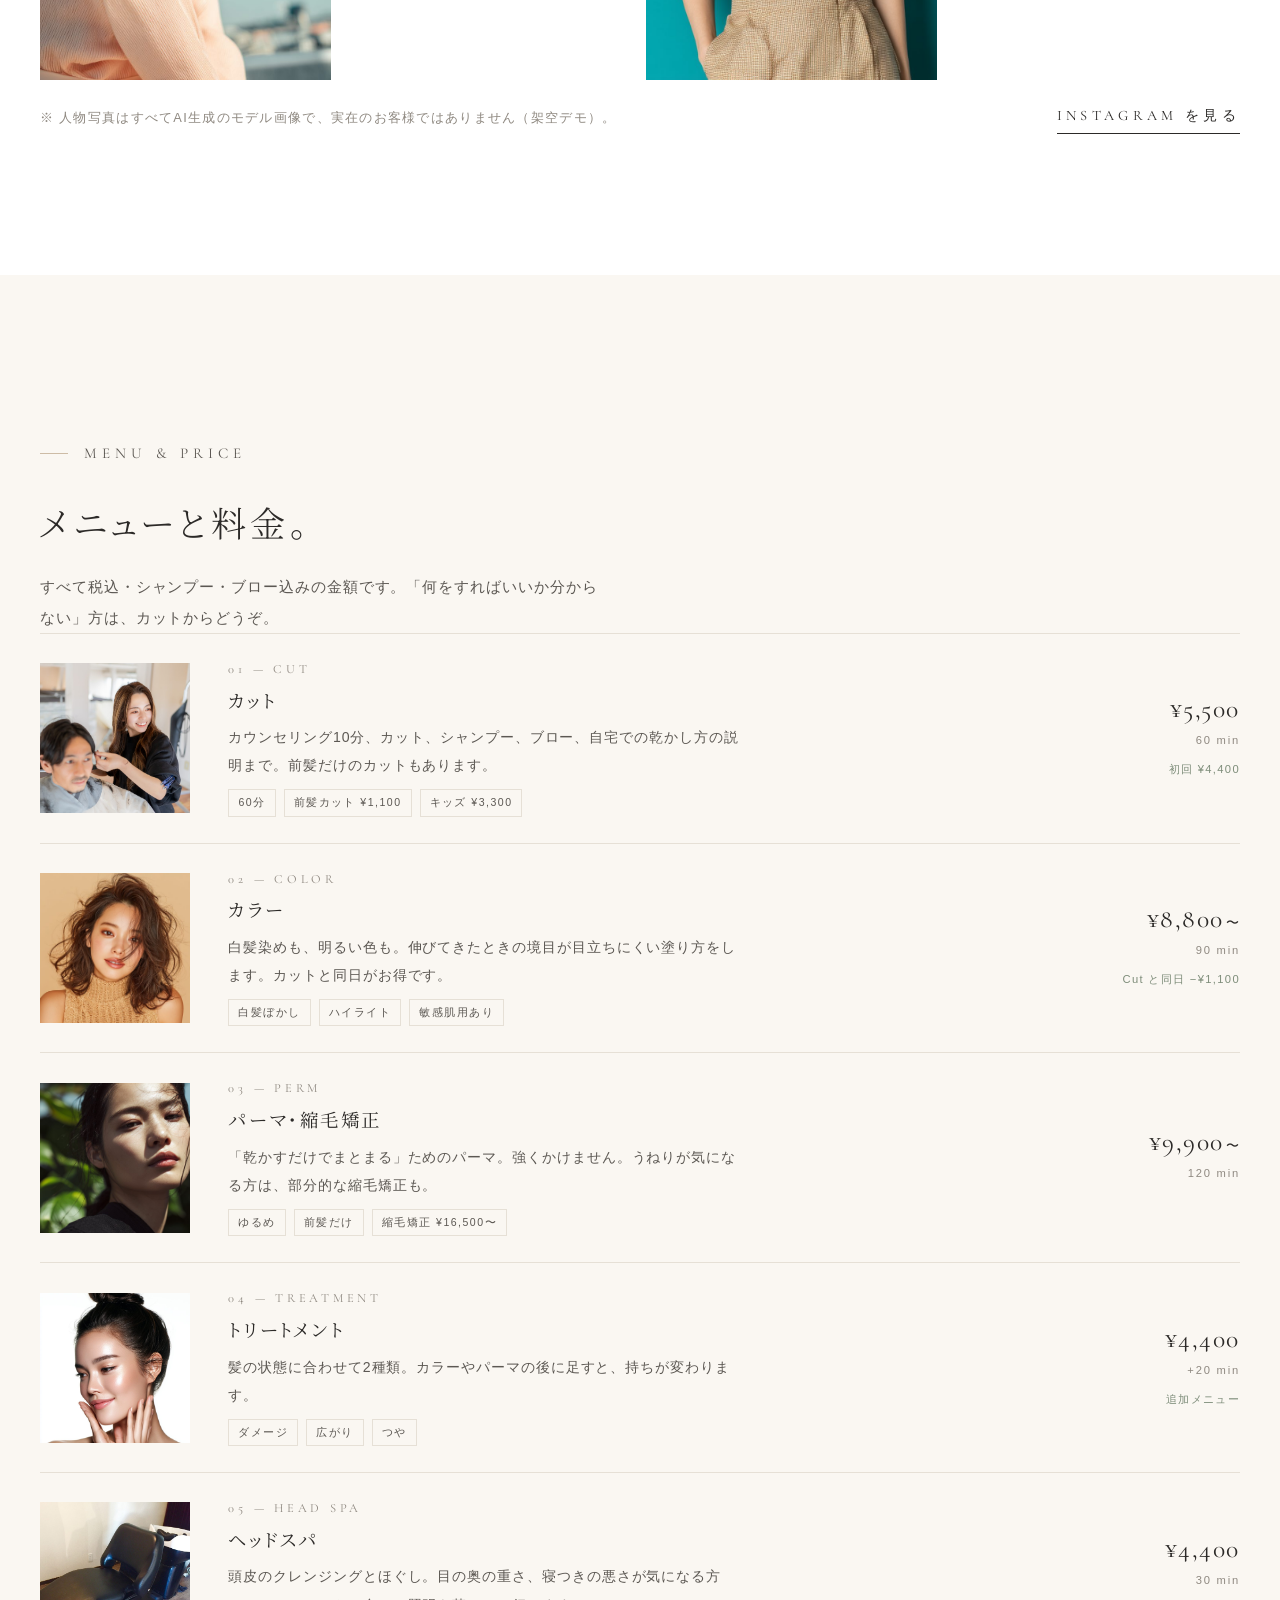
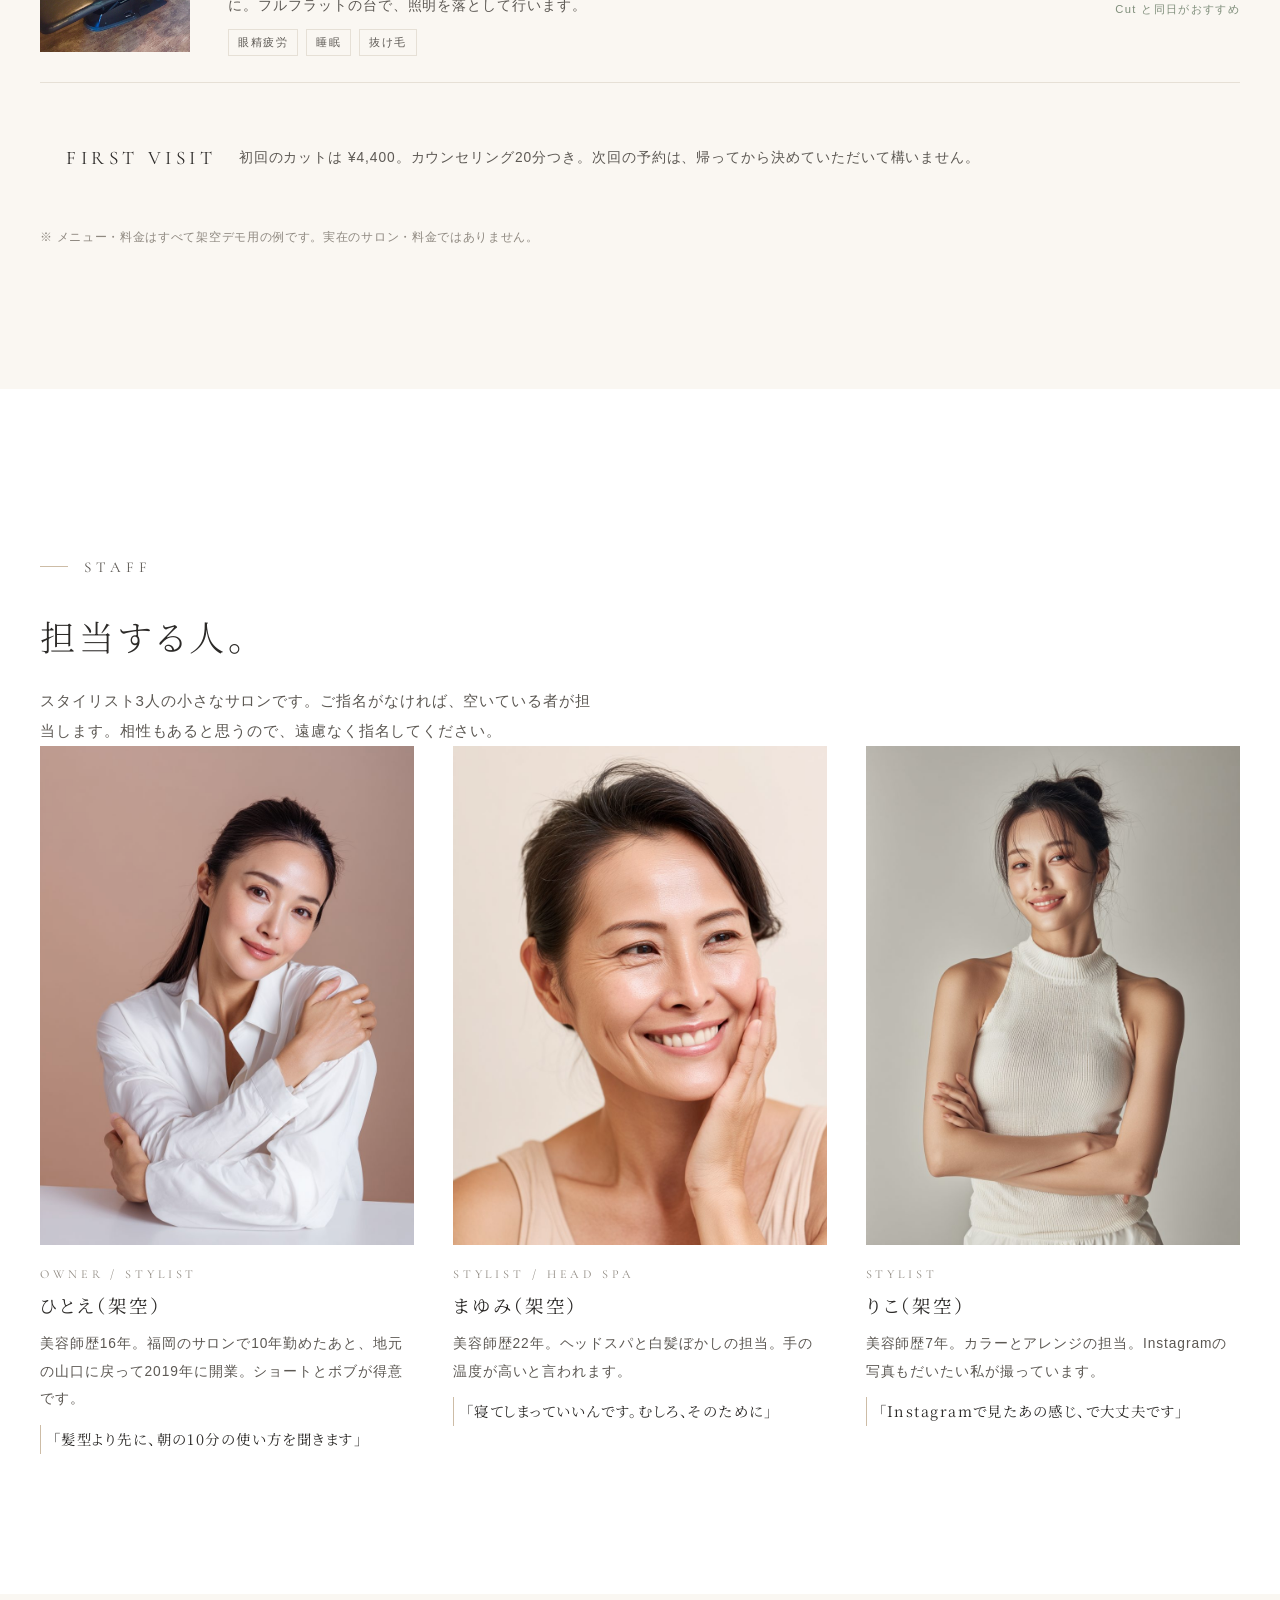
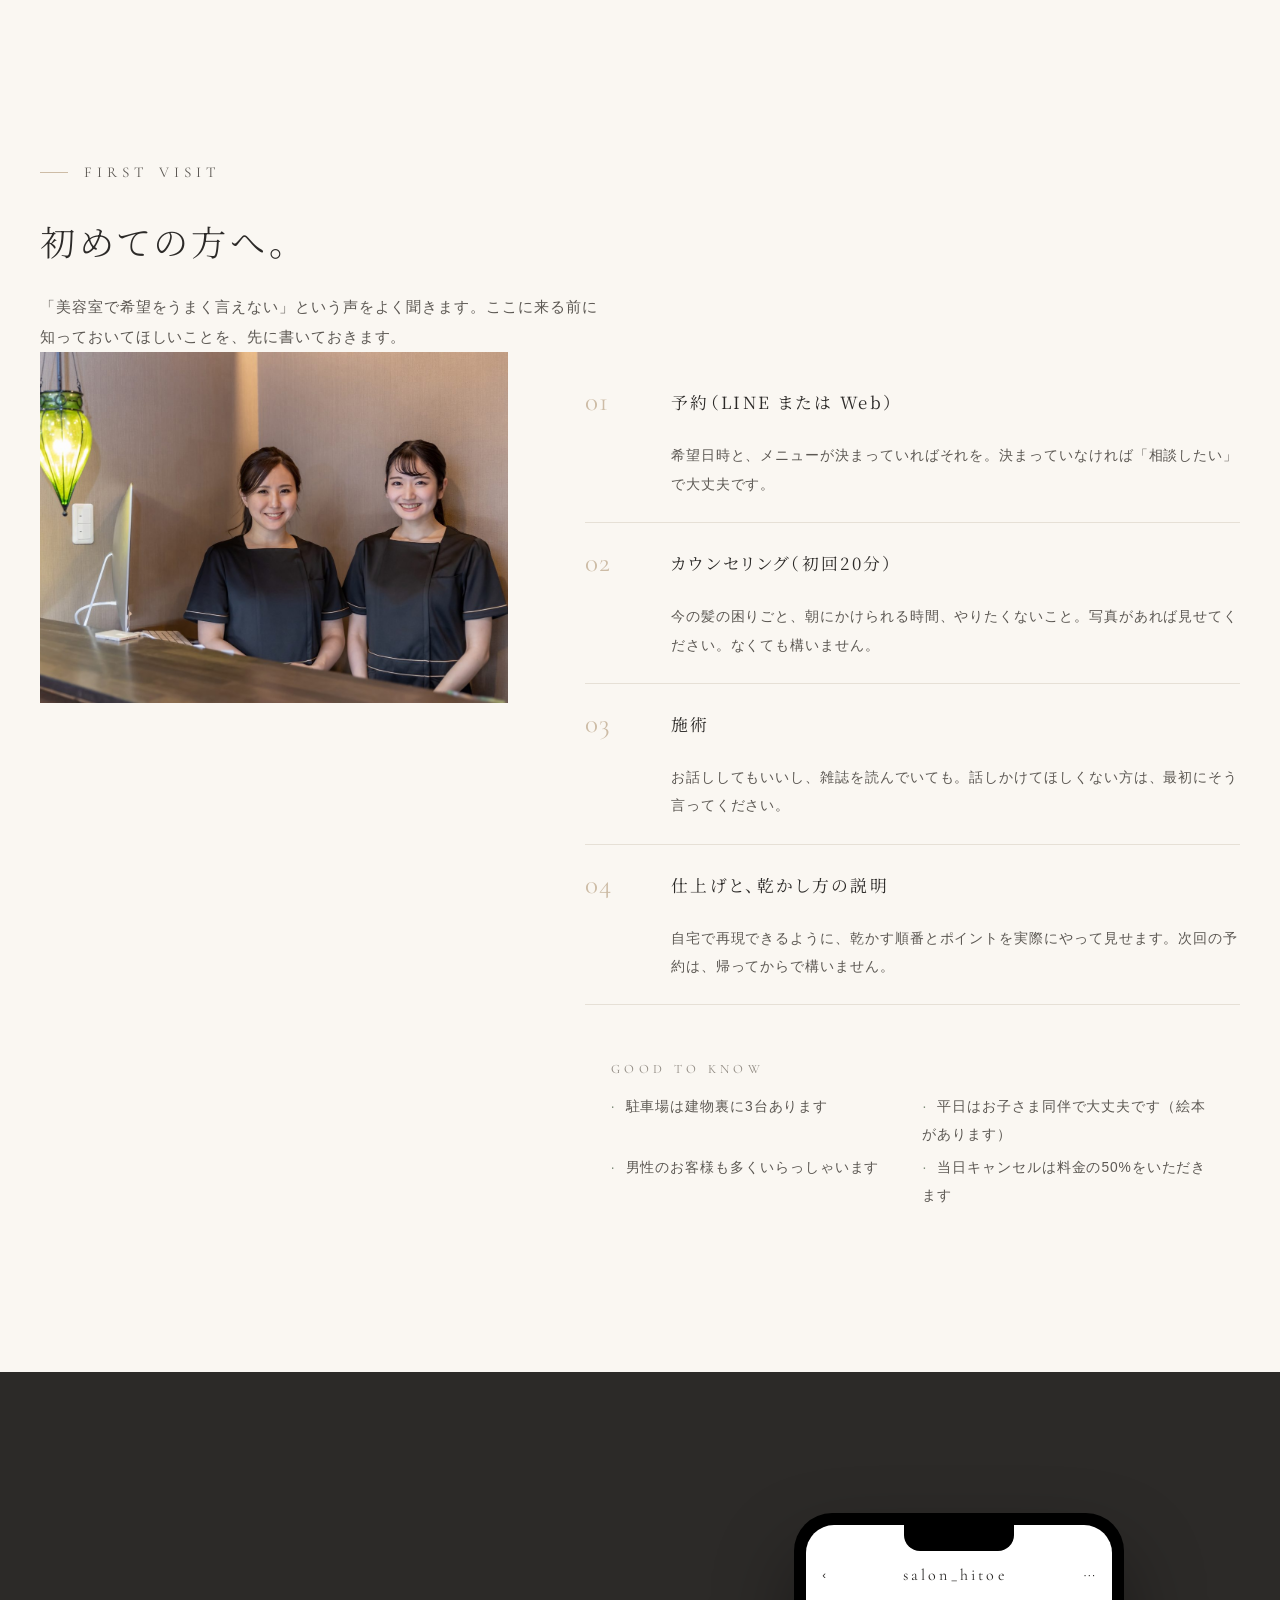
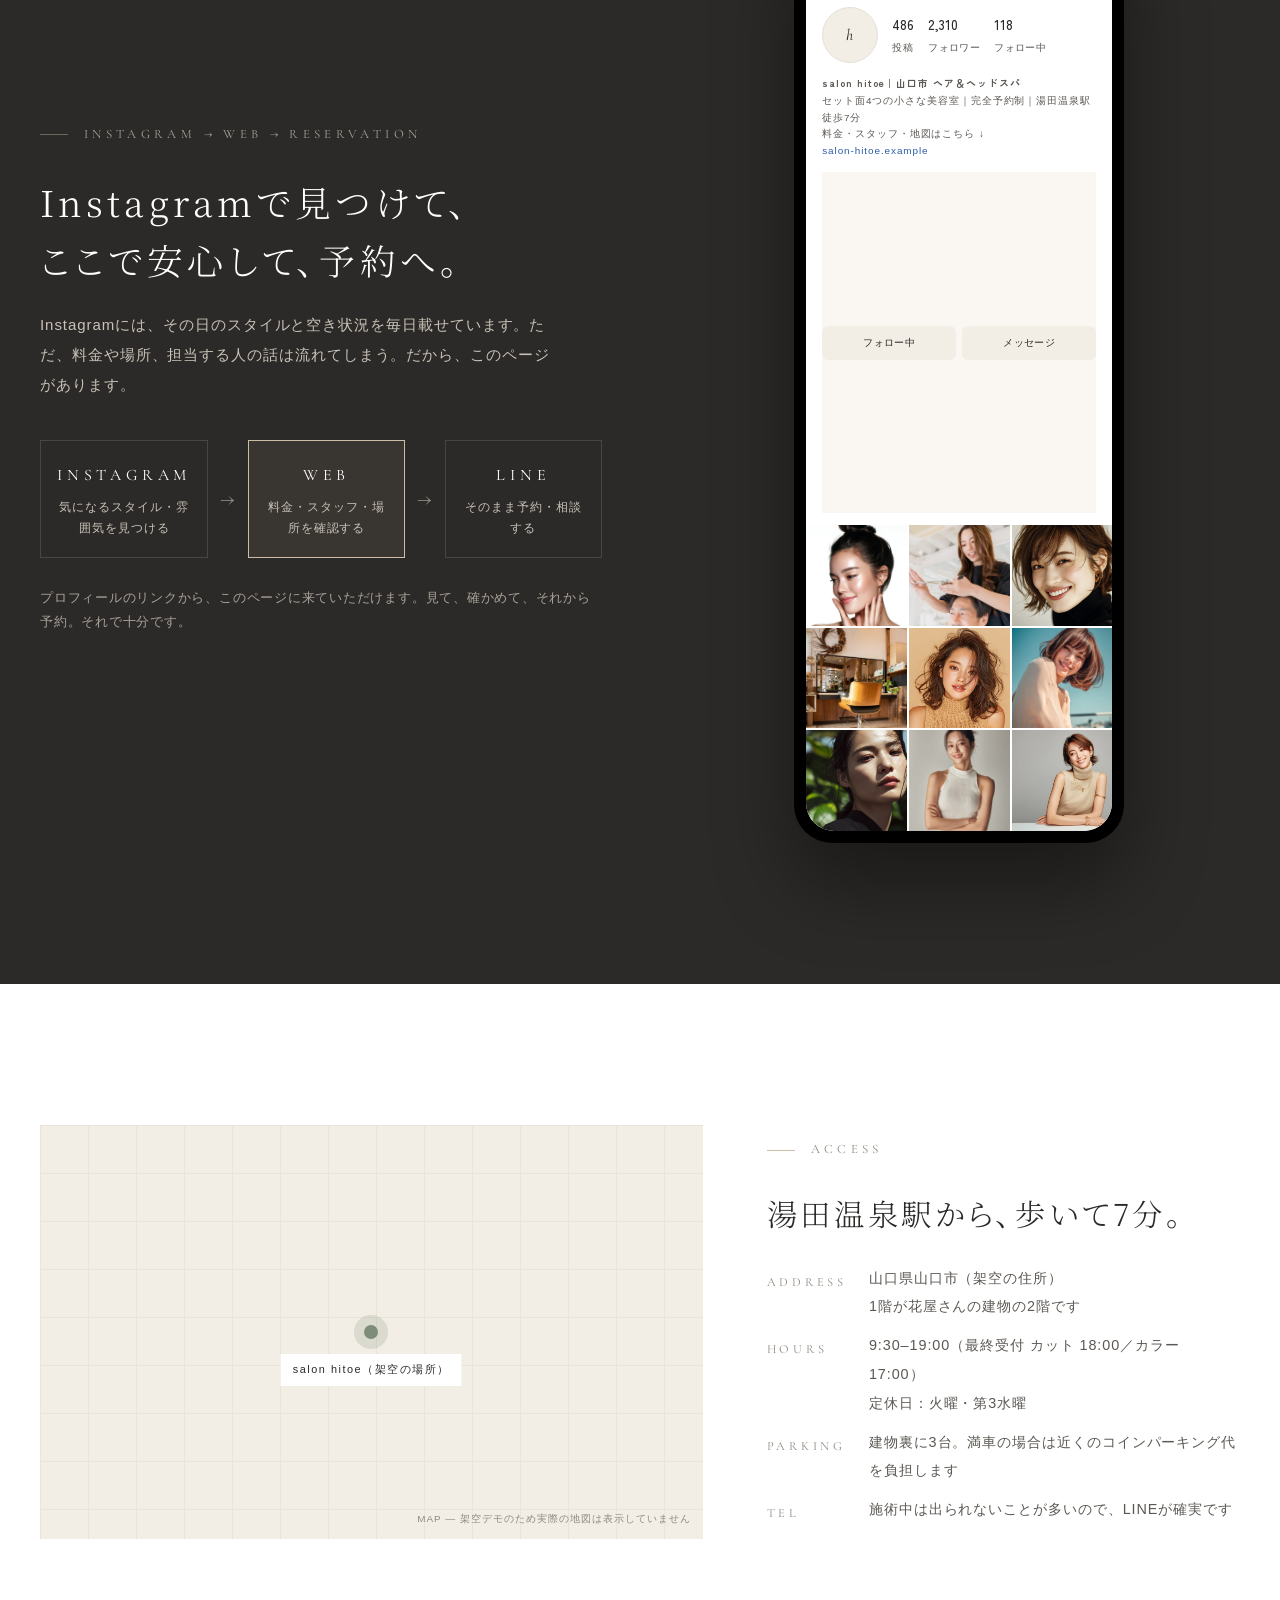
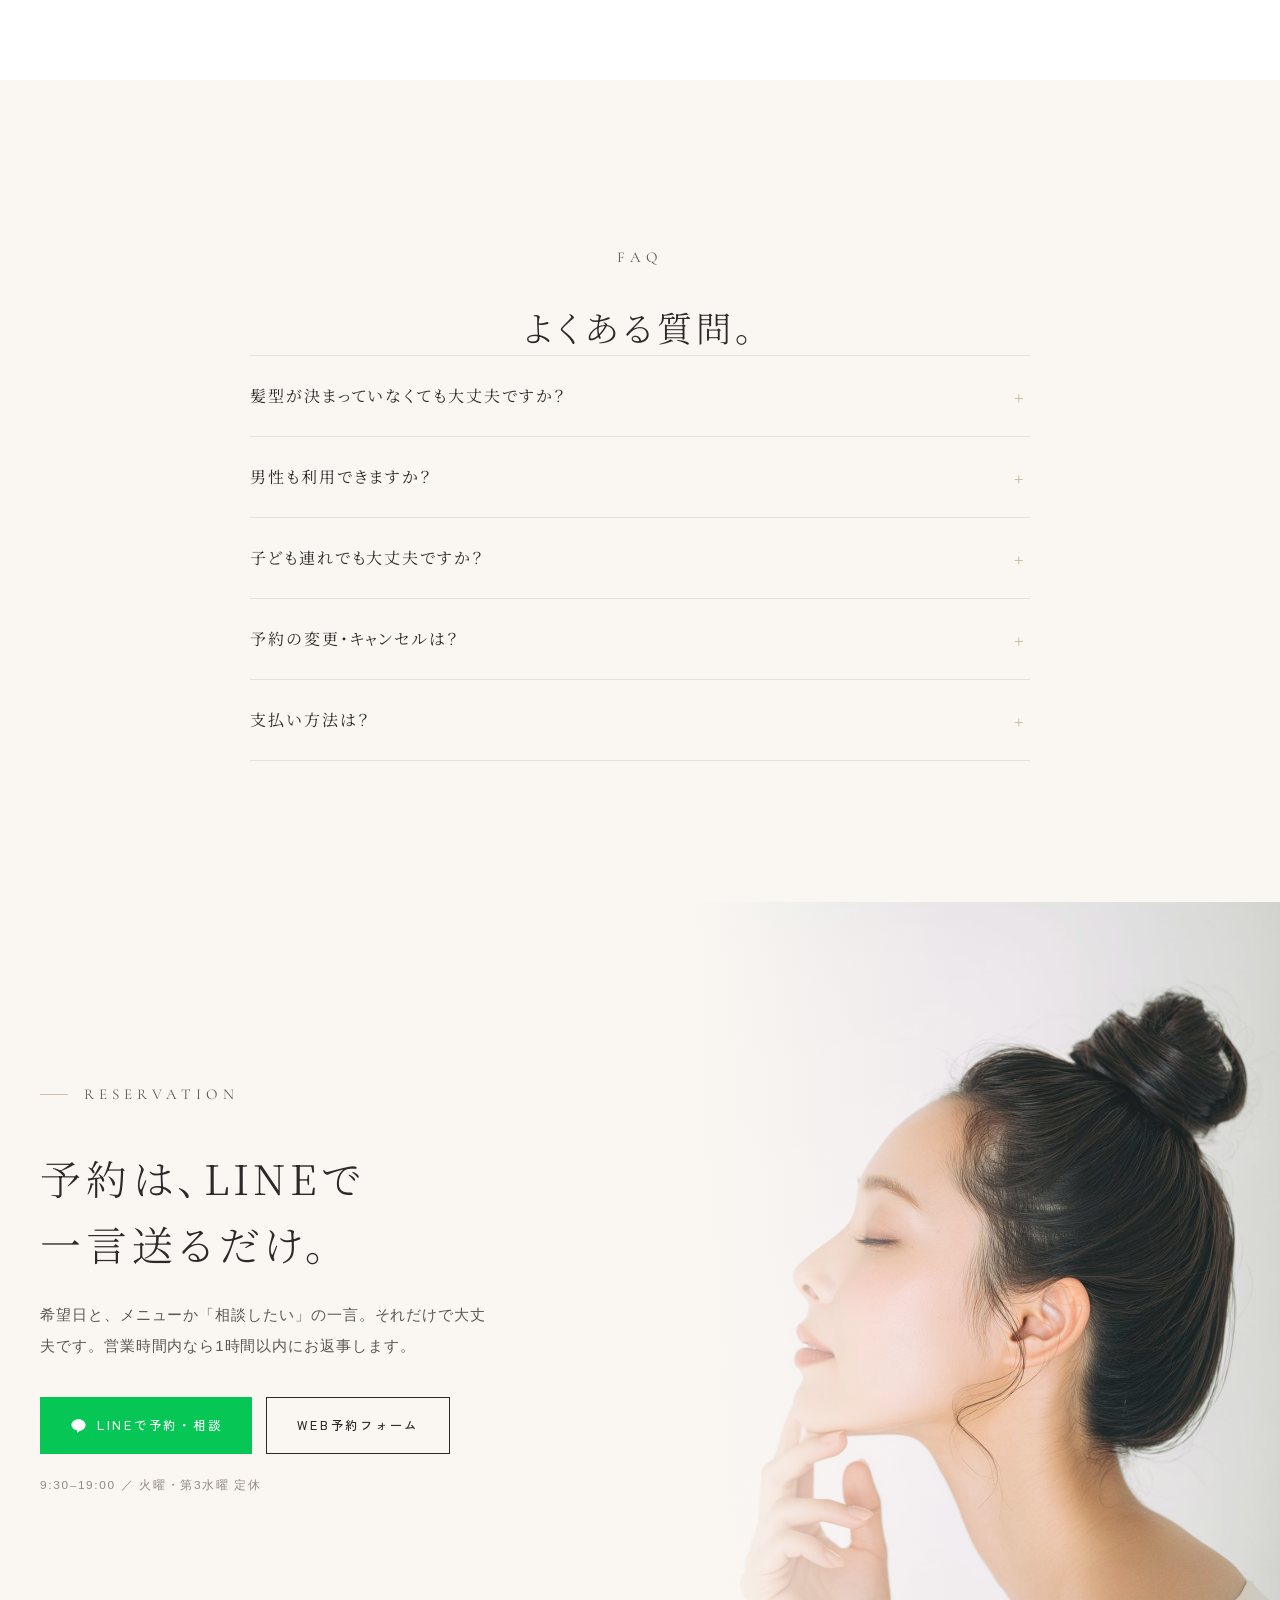
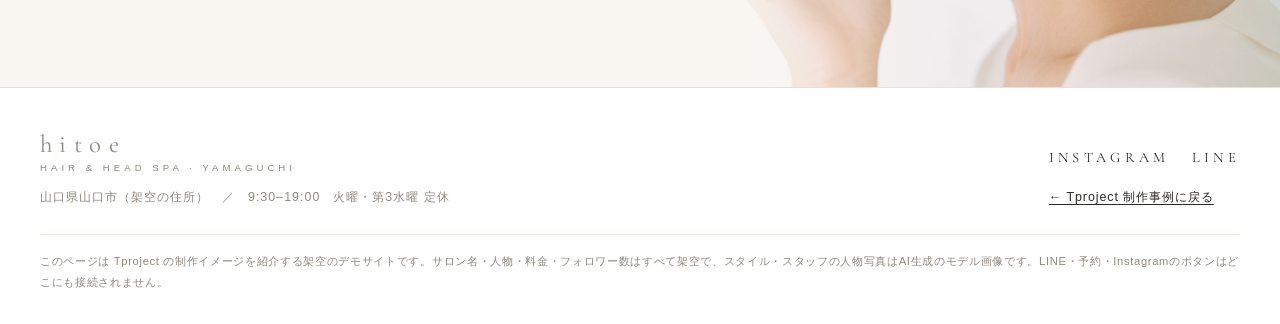
<file: demo/salon/index.html>
<!doctype html>
<html lang="ja">
<head>
<meta charset="utf-8">
<meta name="viewport" content="width=device-width, initial-scale=1">
<title>salon hitoe（架空）｜あなたらしさに、少しだけ新しい気分を。— Tproject CONCEPT DEMO</title>
<meta name="description" content="【Tproject制作デモ／架空の美容室】カット・カラー・ヘッドスパ。Instagramで知って、Webで料金とスタッフを確認し、LINEでそのまま予約へ。美容室・サロンのWebサイト例。">
<meta name="robots" content="noindex">
<meta property="og:type" content="website">
<meta property="og:title" content="salon hitoe（架空）｜Tproject CONCEPT DEMO">
<meta property="og:description" content="Instagramで知ってもらい、Webで安心してもらい、そのまま予約へ。Tprojectの制作イメージを紹介する架空デモです。">
<meta property="og:image" content="https://tproject-jp.com/assets/img/og.png">
<link rel="icon" href="../../assets/img/favicon.png" type="image/png">
<link rel="preconnect" href="https://fonts.googleapis.com">
<link rel="preconnect" href="https://fonts.gstatic.com" crossorigin>
<link rel="stylesheet" href="https://fonts.googleapis.com/css2?family=Cormorant+Garamond:ital,wght@0,400;0,500;1,400&family=Noto+Serif+JP:wght@300;400&family=Zen+Kaku+Gothic+New:wght@400;500&display=swap">
<link rel="stylesheet" href="./style.css">
</head>
<body>

<div class="demo-bar">
  <div class="wrap">
    <span><b>Tproject CONCEPT DEMO</b>　架空の美容室を想定した制作デモです</span>
    <a href="../../works/#salon">制作事例に戻る →</a>
  </div>
</div>

<header class="hd">
  <div class="wrap">
    <a class="logo" href="#top" aria-label="salon hitoe トップへ"><b>hitoe</b><small>hair &amp; head spa · yamaguchi</small></a>
    <nav class="nav" aria-label="メニュー">
      <a href="#concept">Concept</a>
      <a href="#gallery">Style</a>
      <a href="#menu">Menu</a>
      <a href="#staff">Staff</a>
      <a href="#first">First Visit</a>
      <a href="#access">Access</a>
      <button class="btn k demo-line" type="button">Reservation</button>
    </nav>
    <button class="mb" aria-expanded="false" aria-controls="dr"><i></i>Menu</button>
  </div>
  <div class="drawer" id="dr" data-open="false">
    <div class="wrap">
      <a href="#concept">Concept<small>サロンについて</small></a>
      <a href="#space">Space<small>店内</small></a>
      <a href="#gallery">Style<small>ヘアスタイル</small></a>
      <a href="#menu">Menu<small>メニュー・料金</small></a>
      <a href="#staff">Staff<small>スタッフ</small></a>
      <a href="#first">First Visit<small>初めての方へ</small></a>
      <a href="#access">Access<small>アクセス</small></a>
      <a href="#faq">FAQ<small>よくある質問</small></a>
      <button class="btn g demo-line" type="button">LINEで予約・相談</button>
    </div>
  </div>
</header>

<main id="top">

<!-- 01 Hero -->
<section class="hero">
  <div class="wrap">
    <div class="t rv">
      <p class="eyebrow">Hair &amp; Head Spa — Yamaguchi</p>
      <h1>あなたらしさに、<br>少しだけ新しい気分を。<span class="en">A little something new, for the way you are.</span></h1>
      <p class="lead">山口市・湯田温泉近くの、セット面4つの小さな美容室。似合うより、扱いやすい。朝がらくになる髪を、いっしょに探します。</p>
      <div class="btns">
        <a class="btn o" href="#menu">Menu</a>
        <button class="btn k demo-line" type="button">Reservation</button>
      </div>
      <div class="meta"><span>完全予約制</span><span>ヘッドスパ併設</span><span>平日はお子さま同伴OK</span></div>
    </div>
    <div class="v rv">
      <div class="main"><img src="./img/hero.jpg" alt="窓辺の柔らかい光の中、ショートボブで微笑む女性" width="1055" height="1400" fetchpriority="high"></div>
      <span class="vt" aria-hidden="true">salon hitoe — since 2019</span>
      <div class="cap"><b>Cut + Head Spa</b>いちばん人気の組み合わせ。90分で、頭も髪も軽くなります。</div>
    </div>
  </div>
  <div class="marq" aria-hidden="true">
    <div><span>Cut</span><span>Color</span><span>Perm</span><span>Treatment</span><span>Head Spa</span><span>Kids Cut</span><span>Cut</span><span>Color</span><span>Perm</span><span>Treatment</span><span>Head Spa</span><span>Kids Cut</span></div>
  </div>
</section>

<!-- 02 Concept -->
<section class="sec" id="concept">
  <div class="wrap">
    <div class="concept">
      <div class="im rv">
        <video autoplay muted loop playsinline preload="metadata" poster="./img/cut_poster.jpg" aria-hidden="true"><source src="./img/cut_loop.mp4" type="video/mp4"></video>
        <img class="still" src="./img/cut1.jpg" alt="スタイリストがお客様の髪をカットしている様子" width="1400" height="933" loading="lazy">
        <span>Cutting</span>
      </div>
      <div class="rv">
        <p class="lab">Concept</p>
        <h2>「流行り」より、<br>「朝がらく」を。</h2>
        <div class="body">
          <p>サロンで仕上げた日は、誰でもきれいです。大事なのはその翌朝から。乾かすだけで形になる、寝ぐせが目立たない、伸びても崩れにくい。そういう「扱いやすさ」を先に考えて、そのうえで似合う形を探します。</p>
          <p>だからカウンセリングでは、髪型の写真より先に、朝の準備にかけられる時間を聞きます。5分の人と20分の人では、提案する髪が変わります。</p>
        </div>
        <div class="three">
          <div><b>4</b><span>席数。隣を気にせず過ごせます</span></div>
          <div><b>10<small style="font-size:1rem">min</small></b><span>毎回のカウンセリング。初回は20分</span></div>
          <div><b>0</b><span>店販の押し売り。聞かれたら答えます</span></div>
        </div>
      </div>
    </div>
  </div>
</section>

<!-- 03 Space -->
<section class="sec ivory" id="space">
  <div class="wrap">
    <div class="sh rv">
      <p class="lab">Space</p>
      <h2>店内。</h2>
      <p>白と木と、少しの緑。鏡の前に長くいても疲れない明るさにしています。シャンプー台は個室風で、ヘッドスパ中は照明を落とします。</p>
    </div>
    <div class="space rv" aria-label="店内の写真">
      <figure class="wide"><img src="./img/int_chairs.jpg" alt="白い壁と木のスツールのあるセット面" loading="lazy" width="1400" height="933"><figcaption>セット面</figcaption></figure>
      <figure><img src="./img/int_wood.jpg" alt="木の椅子とドライフラワーのある席" loading="lazy" width="1400" height="933"><figcaption>窓側の席</figcaption></figure>
      <figure><img src="./img/int_plants.jpg" alt="天井から下がる緑と白い梁" loading="lazy" width="1400" height="930"><figcaption>入口の緑</figcaption></figure>
      <figure class="wide"><img src="./img/shampoo.jpg" alt="フルフラットのシャンプー台" loading="lazy" width="1400" height="1050"><figcaption>シャンプー台・ヘッドスパ</figcaption></figure>
    </div>
  </div>
</section>

<!-- 04 Style Gallery -->
<section class="sec" id="gallery">
  <div class="wrap">
    <div class="sh rv">
      <p class="lab">Style</p>
      <h2>スタイル。</h2>
      <p>Instagramに載せているスタイルの一部です。「この感じ」と思ったものがあれば、予約のときに番号を教えてください。似合わせは、こちらで考えます。</p>
    </div>
    <div class="gal rv" aria-label="ヘアスタイルのギャラリー">
      <figure class="tall"><img src="./img/g5.jpg" alt="ゆるいお団子のアップアレンジ" loading="lazy" width="904" height="1200"><figcaption>#01 Up arrange</figcaption></figure>
      <figure class="wide"><img src="./img/g1.jpg" alt="葉の影が落ちる中の、ウェットな質感の髪" loading="lazy" width="1200" height="800"><figcaption>#02 Wet texture</figcaption></figure>
      <figure><img src="./img/g2.jpg" alt="ショートヘアで笑う女性" loading="lazy" width="1200" height="800"><figcaption>#03 Short</figcaption></figure>
      <figure class="tall"><img src="./img/g7.jpg" alt="タイトなお団子の横顔" loading="lazy" width="904" height="1200"><figcaption>#04 Tight bun</figcaption></figure>
      <figure><img src="./img/g3.jpg" alt="ミディアムのウェーブヘア" loading="lazy" width="1200" height="673"><figcaption>#05 Medium wave</figcaption></figure>
      <figure><img src="./img/g4.jpg" alt="ワンレングスのボブ" loading="lazy" width="1200" height="800"><figcaption>#06 Bob</figcaption></figure>
      <figure class="tall"><img src="./img/g6.jpg" alt="青空の下の外ハネボブ" loading="lazy" width="992" height="1200"><figcaption>#07 Flip bob</figcaption></figure>
      <figure class="tall"><img src="./img/g8.jpg" alt="レイヤーの入ったボブ" loading="lazy" width="904" height="1200"><figcaption>#08 Layered bob</figcaption></figure>
    </div>
    <div class="gal-note rv">
      <p>※ 人物写真はすべてAI生成のモデル画像で、実在のお客様ではありません（架空デモ）。</p>
      <a href="#ig">Instagram を見る</a>
    </div>
  </div>
</section>

<!-- 05 Menu -->
<section class="sec ivory" id="menu">
  <div class="wrap">
    <div class="sh rv">
      <p class="lab">Menu &amp; Price</p>
      <h2>メニューと料金。</h2>
      <p>すべて税込・シャンプー・ブロー込みの金額です。「何をすればいいか分からない」方は、カットからどうぞ。</p>
    </div>
    <ul class="menu rv">
      <li><div class="im"><img src="./img/cut1.jpg" alt="カットの様子" loading="lazy" width="1400" height="933"></div><div><h3><small>01 — Cut</small>カット</h3><p>カウンセリング10分、カット、シャンプー、ブロー、自宅での乾かし方の説明まで。前髪だけのカットもあります。</p><div class="tags"><span>60分</span><span>前髪カット ¥1,100</span><span>キッズ ¥3,300</span></div></div><div class="pr"><b>¥5,500</b><span>60 min</span><em>初回 ¥4,400</em></div></li>
      <li><div class="im"><img src="./img/g3.jpg" alt="やわらかい色味のウェーブヘア" loading="lazy" width="1200" height="673"></div><div><h3><small>02 — Color</small>カラー</h3><p>白髪染めも、明るい色も。伸びてきたときの境目が目立ちにくい塗り方をします。カットと同日がお得です。</p><div class="tags"><span>白髪ぼかし</span><span>ハイライト</span><span>敏感肌用あり</span></div></div><div class="pr"><b>¥8,800<small>〜</small></b><span>90 min</span><em>Cut と同日 −¥1,100</em></div></li>
      <li><div class="im"><img src="./img/g1.jpg" alt="ウェットな質感の長い髪" loading="lazy" width="1200" height="800"></div><div><h3><small>03 — Perm</small>パーマ・縮毛矯正</h3><p>「乾かすだけでまとまる」ためのパーマ。強くかけません。うねりが気になる方は、部分的な縮毛矯正も。</p><div class="tags"><span>ゆるめ</span><span>前髪だけ</span><span>縮毛矯正 ¥16,500〜</span></div></div><div class="pr"><b>¥9,900<small>〜</small></b><span>120 min</span></div></li>
      <li><div class="im"><img src="./img/g5.jpg" alt="つやのあるまとめ髪" loading="lazy" width="904" height="1200"></div><div><h3><small>04 — Treatment</small>トリートメント</h3><p>髪の状態に合わせて2種類。カラーやパーマの後に足すと、持ちが変わります。</p><div class="tags"><span>ダメージ</span><span>広がり</span><span>つや</span></div></div><div class="pr"><b>¥4,400</b><span>+20 min</span><em>追加メニュー</em></div></li>
      <li><div class="im"><img src="./img/shampoo.jpg" alt="フルフラットのシャンプー台" loading="lazy" width="1400" height="1050"></div><div><h3><small>05 — Head Spa</small>ヘッドスパ</h3><p>頭皮のクレンジングとほぐし。目の奥の重さ、寝つきの悪さが気になる方に。フルフラットの台で、照明を落として行います。</p><div class="tags"><span>眼精疲労</span><span>睡眠</span><span>抜け毛</span></div></div><div class="pr"><b>¥4,400</b><span>30 min</span><em>Cut と同日がおすすめ</em></div></li>
    </ul>
    <div class="first-note rv"><b>First Visit</b><p>初回のカットは ¥4,400。カウンセリング20分つき。次回の予約は、帰ってから決めていただいて構いません。</p></div>
    <p class="fine">※ メニュー・料金はすべて架空デモ用の例です。実在のサロン・料金ではありません。</p>
  </div>
</section>

<!-- 06 Staff -->
<section class="sec" id="staff">
  <div class="wrap">
    <div class="sh rv">
      <p class="lab">Staff</p>
      <h2>担当する人。</h2>
      <p>スタイリスト3人の小さなサロンです。ご指名がなければ、空いている者が担当します。相性もあると思うので、遠慮なく指名してください。</p>
    </div>
    <div class="staff rv">
      <article><div class="im"><img src="./img/s1.jpg" alt="白いシャツで微笑む女性" loading="lazy" width="904" height="1200"></div><h3><small>Owner / Stylist</small>ひとえ（架空）</h3><p>美容師歴16年。福岡のサロンで10年勤めたあと、地元の山口に戻って2019年に開業。ショートとボブが得意です。</p><p class="q">「髪型より先に、朝の10分の使い方を聞きます」</p></article>
      <article><div class="im"><img src="./img/s2.jpg" alt="穏やかに笑う女性" loading="lazy" width="904" height="1200"></div><h3><small>Stylist / Head Spa</small>まゆみ（架空）</h3><p>美容師歴22年。ヘッドスパと白髪ぼかしの担当。手の温度が高いと言われます。</p><p class="q">「寝てしまっていいんです。むしろ、そのために」</p></article>
      <article><div class="im"><img src="./img/s3.jpg" alt="腕を組んで立つ女性" loading="lazy" width="904" height="1200"></div><h3><small>Stylist</small>りこ（架空）</h3><p>美容師歴7年。カラーとアレンジの担当。Instagramの写真もだいたい私が撮っています。</p><p class="q">「Instagramで見たあの感じ、で大丈夫です」</p></article>
    </div>
  </div>
</section>

<!-- 07 初めての方へ -->
<section class="sec ivory" id="first">
  <div class="wrap">
    <div class="sh rv">
      <p class="lab">First Visit</p>
      <h2>初めての方へ。</h2>
      <p>「美容室で希望をうまく言えない」という声をよく聞きます。ここに来る前に知っておいてほしいことを、先に書いておきます。</p>
    </div>
    <div class="first">
      <div class="im rv"><img src="./img/reception.jpg" alt="受付で微笑む2人のスタッフ" loading="lazy" width="1400" height="933"></div>
      <div class="rv">
        <ol class="steps">
          <li><b>予約（LINE または Web）</b><p>希望日時と、メニューが決まっていればそれを。決まっていなければ「相談したい」で大丈夫です。</p></li>
          <li><b>カウンセリング（初回20分）</b><p>今の髪の困りごと、朝にかけられる時間、やりたくないこと。写真があれば見せてください。なくても構いません。</p></li>
          <li><b>施術</b><p>お話ししてもいいし、雑誌を読んでいても。話しかけてほしくない方は、最初にそう言ってください。</p></li>
          <li><b>仕上げと、乾かし方の説明</b><p>自宅で再現できるように、乾かす順番とポイントを実際にやって見せます。次回の予約は、帰ってからで構いません。</p></li>
        </ol>
        <div class="bring">
          <b>Good to know</b>
          <ul>
            <li>駐車場は建物裏に3台あります</li>
            <li>平日はお子さま同伴で大丈夫です（絵本があります）</li>
            <li>男性のお客様も多くいらっしゃいます</li>
            <li>当日キャンセルは料金の50%をいただきます</li>
          </ul>
        </div>
      </div>
    </div>
  </div>
</section>

<!-- 08 Instagram導線 -->
<section class="ig" id="ig">
  <div class="wrap">
    <div class="rv">
      <p class="lab">Instagram → Web → Reservation</p>
      <h2>Instagramで見つけて、<br>ここで安心して、予約へ。</h2>
      <p class="lead">Instagramには、その日のスタイルと空き状況を毎日載せています。ただ、料金や場所、担当する人の話は流れてしまう。だから、このページがあります。</p>
      <div class="route">
        <div><b>Instagram</b><span>気になるスタイル・雰囲気を見つける</span></div>
        <i>→</i>
        <div class="hl"><b>Web</b><span>料金・スタッフ・場所を確認する</span></div>
        <i>→</i>
        <div><b>LINE</b><span>そのまま予約・相談する</span></div>
      </div>
      <p class="pt">プロフィールのリンクから、このページに来ていただけます。見て、確かめて、それから予約。それで十分です。</p>
    </div>
    <div class="phone rv" aria-label="Instagramプロフィール画面のイメージ（架空）">
      <div class="scr">
        <div class="top"><span>‹</span><b>salon_hitoe</b><span>···</span></div>
        <div class="prof"><i>h</i><div><span><b>486</b>投稿</span><span><b>2,310</b>フォロワー</span><span><b>118</b>フォロー中</span></div></div>
        <div class="bio"><b>salon hitoe｜山口市 ヘア＆ヘッドスパ</b><br>セット面4つの小さな美容室｜完全予約制｜湯田温泉駅 徒歩7分<br>料金・スタッフ・地図はこちら ↓<br><a href="#top">salon-hitoe.example</a></div>
        <div class="cta"><span>フォロー中</span><span>メッセージ</span></div>
        <div class="grid">
          <div><img src="./img/g5.jpg" alt="" loading="lazy"></div><div><img src="./img/cut2.jpg" alt="" loading="lazy"></div><div><img src="./img/g2.jpg" alt="" loading="lazy"></div>
          <div><img src="./img/int_wood.jpg" alt="" loading="lazy"></div><div><img src="./img/g3.jpg" alt="" loading="lazy"></div><div><img src="./img/g6.jpg" alt="" loading="lazy"></div>
          <div><img src="./img/g1.jpg" alt="" loading="lazy"></div><div><img src="./img/s3.jpg" alt="" loading="lazy"></div><div><img src="./img/g4.jpg" alt="" loading="lazy"></div>
        </div>
      </div>
    </div>
  </div>
</section>

<!-- 09 Access -->
<section class="sec" id="access">
  <div class="wrap">
    <div class="access">
      <div class="map rv" role="img" aria-label="地図のイメージ（架空の場所）"><i></i><span>salon hitoe（架空の場所）</span><small>MAP — 架空デモのため実際の地図は表示していません</small></div>
      <div class="rv">
        <p class="lab">Access</p>
        <h2>湯田温泉駅から、歩いて7分。</h2>
        <dl>
          <dt>Address</dt><dd>山口県山口市（架空の住所）<br>1階が花屋さんの建物の2階です</dd>
          <dt>Hours</dt><dd>9:30–19:00（最終受付 カット 18:00／カラー 17:00）<br>定休日：火曜・第3水曜</dd>
          <dt>Parking</dt><dd>建物裏に3台。満車の場合は近くのコインパーキング代を負担します</dd>
          <dt>Tel</dt><dd>施術中は出られないことが多いので、LINEが確実です</dd>
        </dl>
      </div>
    </div>
  </div>
</section>

<!-- 10 FAQ -->
<section class="sec ivory" id="faq">
  <div class="wrap">
    <div class="sh c rv">
      <p class="lab c">FAQ</p>
      <h2>よくある質問。</h2>
    </div>
    <div class="faq rv">
      <details><summary>髪型が決まっていなくても大丈夫ですか？</summary><p class="ans">むしろその方が多いです。困っていることと、朝にかけられる時間を教えてください。そこから一緒に決めます。</p></details>
      <details><summary>男性も利用できますか？</summary><p class="ans">はい。お客様の3割くらいが男性です。メンズカットも同じ料金です。</p></details>
      <details><summary>子ども連れでも大丈夫ですか？</summary><p class="ans">平日は大丈夫です。絵本とぬりえがあります。土曜は席が混み合うため、お子さまの同伴はご相談ください。</p></details>
      <details><summary>予約の変更・キャンセルは？</summary><p class="ans">前日までならLINEで一言いただければ無料です。当日は料金の50%をいただいています。</p></details>
      <details><summary>支払い方法は？</summary><p class="ans">現金、クレジットカード、PayPay、LINE Payが使えます。</p></details>
    </div>
  </div>
</section>

<!-- 11 CTA -->
<section class="cta" id="reserve">
  <div class="bg" aria-hidden="true"><img src="./img/cta.jpg" alt="" loading="lazy" width="1055" height="1400"></div>
  <div class="wrap rv">
    <p class="lab">Reservation</p>
    <h2>予約は、LINEで<br>一言送るだけ。</h2>
    <p>希望日と、メニューか「相談したい」の一言。それだけで大丈夫です。営業時間内なら1時間以内にお返事します。</p>
    <div class="btns">
      <button class="btn g demo-line" type="button">
        <svg viewBox="0 0 24 24" fill="currentColor" aria-hidden="true"><path d="M12 3C6.5 3 2 6.6 2 11c0 3.9 3.4 7.2 8 7.9v2.6c0 .4.5.6.8.4l3.6-2.5C18.9 18.9 22 15.3 22 11c0-4.4-4.5-8-10-8z"/></svg>
        LINEで予約・相談
      </button>
      <button class="btn o demo-web" type="button">Web予約フォーム</button>
    </div>
    <p class="hours">9:30–19:00 ／ 火曜・第3水曜 定休</p>
  </div>
</section>

</main>

<footer class="ft">
  <div class="wrap">
    <div>
      <a class="logo" href="#top"><b>hitoe</b><small>hair &amp; head spa · yamaguchi</small></a>
      <address>山口県山口市（架空の住所）　／　9:30–19:00　火曜・第3水曜 定休</address>
    </div>
    <div>
      <div class="sns"><span>Instagram</span><span>LINE</span></div>
      <p style="margin-top:12px"><a class="back" href="../../works/#salon">← Tproject 制作事例に戻る</a></p>
    </div>
    <p class="cp">このページは Tproject の制作イメージを紹介する架空のデモサイトです。サロン名・人物・料金・フォロワー数はすべて架空で、スタイル・スタッフの人物写真はAI生成のモデル画像です。LINE・予約・Instagramのボタンはどこにも接続されません。</p>
  </div>
</footer>

<div class="toast" id="toast" role="status" aria-live="polite"></div>

<script>
(function(){
  var mb=document.querySelector('.mb'),dr=document.getElementById('dr');
  mb.addEventListener('click',function(){var o=dr.getAttribute('data-open')==='true';dr.setAttribute('data-open',String(!o));mb.setAttribute('aria-expanded',String(!o));});
  dr.querySelectorAll('a').forEach(function(a){a.addEventListener('click',function(){dr.setAttribute('data-open','false');mb.setAttribute('aria-expanded','false');});});
  var t=document.getElementById('toast'),tm;
  function toast(msg){t.textContent=msg;t.classList.add('on');clearTimeout(tm);tm=setTimeout(function(){t.classList.remove('on');},2600);}
  document.querySelectorAll('.demo-line').forEach(function(b){b.addEventListener('click',function(){toast('デモサイトのため、LINEには接続されません。実際のサイトでは友だち追加画面が開きます。');});});
  document.querySelectorAll('.demo-web').forEach(function(b){b.addEventListener('click',function(){toast('デモサイトのため、予約フォームは開きません。');});});
  var rd=window.matchMedia('(prefers-reduced-motion: reduce)').matches,els=document.querySelectorAll('.rv');
  if(!rd&&'IntersectionObserver' in window){var io=new IntersectionObserver(function(es){es.forEach(function(en){if(en.isIntersecting){en.target.classList.add('in');io.unobserve(en.target);}});},{rootMargin:'0px 0px -8% 0px',threshold:.06});els.forEach(function(e){io.observe(e);});}
  else{els.forEach(function(e){e.classList.add('in');});}
})();
</script>
</body>
</html>
</file>
<file: assets/css/site.css>
/* ============================================================
   Tproject 公式サイト  共通スタイル
   方向：印刷物（チラシ・本冊）の延長線にあるWeb。
   生成りの紙・黒の文字・黄色は"刃"として少量。余白と大きな文字で品質感を出す。
   ============================================================ */

:root{
  --paper:#FAF8F0;
  --paper-2:#F2EFE3;
  --paper-3:#E9E5D5;
  --ink:#231815;
  --ink-2:#4A443C;
  --ink-3:#7B7566;
  --rule:#D9D5C4;
  --rule-strong:#B9B4A0;
  --yellow:#EFE227;
  --yellow-deep:#D8CB12;
  --yellow-soft:#F8F3B8;
  --line:#06C755;
  --line-deep:#05B04B;

  --f-head:"Zen Kaku Gothic New","Hiragino Sans","Yu Gothic",sans-serif;
  --f-body:"BIZ UDPGothic","Hiragino Sans","Yu Gothic",sans-serif;
  --f-latin:"Zen Kaku Gothic New","Helvetica Neue",Arial,sans-serif;

  --w:1120px;
  --gutter:clamp(20px,5vw,48px);
  --ease:cubic-bezier(.22,.61,.36,1);
}

*{box-sizing:border-box}
html{scroll-behavior:smooth;-webkit-text-size-adjust:100%}
body{
  margin:0;background:var(--paper);color:var(--ink);
  font-family:var(--f-body);font-size:16px;line-height:1.9;
  -webkit-font-smoothing:antialiased;overflow-x:hidden;
}
@media(min-width:900px){body{font-size:17px}}
img{max-width:100%;height:auto;display:block}
a{color:inherit;text-decoration:none}
h1,h2,h3,h4{font-family:var(--f-head);font-weight:900;line-height:1.35;margin:0;letter-spacing:.01em;text-wrap:balance}
p{margin:0}
ul{margin:0;padding:0;list-style:none}
strong,b{font-weight:700}
:focus-visible{outline:3px solid var(--yellow);outline-offset:3px;border-radius:2px}
.sr{position:absolute;width:1px;height:1px;overflow:hidden;clip:rect(0 0 0 0);white-space:nowrap}

/* 紙の質感（ごく薄いノイズ） */
body::before{
  content:"";position:fixed;inset:0;pointer-events:none;z-index:0;opacity:.35;
  background-image:url("data:image/svg+xml,%3Csvg xmlns='http://www.w3.org/2000/svg' width='160' height='160'%3E%3Cfilter id='n'%3E%3CfeTurbulence type='fractalNoise' baseFrequency='.9' numOctaves='2' stitchTiles='stitch'/%3E%3CfeColorMatrix values='0 0 0 0 .3 0 0 0 0 .27 0 0 0 0 .2 0 0 0 .06 0'/%3E%3C/filter%3E%3Crect width='100%25' height='100%25' filter='url(%23n)'/%3E%3C/svg%3E");
}
.wrap{position:relative;z-index:1;max-width:var(--w);margin:0 auto;padding:0 var(--gutter)}

/* ---------- 共通部品 ---------- */
.kicker{
  display:inline-flex;align-items:center;gap:.6em;
  font-family:var(--f-head);font-weight:700;font-size:.82rem;letter-spacing:.14em;color:var(--ink-2);
}
.kicker::before{content:"";width:.62em;height:.62em;background:var(--yellow);flex:none}
.hl{background:linear-gradient(transparent 64%,var(--yellow) 64%,var(--yellow) 92%,transparent 92%);padding:0 .06em}

.sec{padding:clamp(64px,9vw,120px) 0}
.sec-head{
  display:grid;gap:14px;margin-bottom:clamp(32px,4.5vw,56px);
  padding-top:22px;border-top:2px solid var(--ink);
}
.sec-head h2{font-size:clamp(1.55rem,3.2vw,2.35rem)}
.sec-head .lead{max-width:38em;color:var(--ink-2)}
@media(min-width:900px){
  .sec-head{grid-template-columns:1fr 1fr;align-items:end}
  .sec-head .lead{justify-self:end;text-align:left}
}

.btn{
  display:inline-flex;align-items:center;justify-content:center;gap:.55em;
  font-family:var(--f-head);font-weight:700;font-size:1rem;line-height:1;
  padding:1.05em 1.6em;border:2px solid var(--ink);border-radius:999px;
  background:var(--ink);color:var(--paper);
  transition:transform .25s var(--ease),background .25s,color .25s,box-shadow .25s;
  white-space:nowrap;cursor:pointer;
}
.btn:hover{transform:translateY(-2px);box-shadow:0 10px 24px -12px rgba(35,24,21,.55)}
.btn.line{background:var(--line);border-color:var(--line);color:#fff}
.btn.line:hover{background:var(--line-deep);border-color:var(--line-deep)}
.btn.ghost{background:transparent;color:var(--ink)}
.btn.ghost:hover{background:var(--ink);color:var(--paper)}
.btn.yellow{background:var(--yellow);border-color:var(--yellow);color:var(--ink)}
.btn.yellow:hover{background:var(--yellow-deep);border-color:var(--yellow-deep)}
.btn svg{width:1.15em;height:1.15em;flex:none}
.btn-row{display:flex;flex-wrap:wrap;gap:12px 14px;align-items:center}

/* ---------- ヘッダー ---------- */
.site-head{
  position:sticky;top:0;z-index:50;background:rgba(250,248,240,.86);
  backdrop-filter:blur(10px);-webkit-backdrop-filter:blur(10px);
  border-bottom:1px solid var(--rule);
}
.site-head .wrap{display:flex;align-items:center;justify-content:space-between;gap:16px;min-height:66px}
.brand{display:flex;align-items:center;gap:12px}
.brand img{height:26px;width:auto}
.brand small{font-family:var(--f-head);font-weight:700;font-size:.78rem;letter-spacing:.08em;color:var(--ink-3);border-left:1px solid var(--rule-strong);padding-left:12px;line-height:1.3}
.nav{display:none;align-items:center;gap:6px}
.nav a{font-family:var(--f-head);font-weight:700;font-size:.92rem;padding:.55em .85em;border-radius:999px;transition:background .2s}
.nav a:hover,.nav a[aria-current]{background:var(--paper-2)}
.nav .sns{display:inline-flex;align-items:center;justify-content:center;width:38px;height:38px;padding:0;color:var(--ink-2)}
.nav .sns svg{width:20px;height:20px}
.nav .btn{padding:.75em 1.15em;font-size:.9rem;margin-left:6px}
.menu-btn{
  display:inline-flex;align-items:center;gap:10px;background:none;border:0;
  font-family:var(--f-head);font-weight:700;font-size:.9rem;color:var(--ink);cursor:pointer;padding:8px 0;
}
.menu-btn i{position:relative;width:22px;height:2px;background:var(--ink);transition:.25s}
.menu-btn i::before,.menu-btn i::after{content:"";position:absolute;left:0;width:22px;height:2px;background:var(--ink);transition:.25s}
.menu-btn i::before{top:-7px}.menu-btn i::after{top:7px}
.menu-btn[aria-expanded="true"] i{background:transparent}
.menu-btn[aria-expanded="true"] i::before{top:0;transform:rotate(45deg)}
.menu-btn[aria-expanded="true"] i::after{top:0;transform:rotate(-45deg)}
@media(min-width:900px){.nav{display:flex}.menu-btn{display:none}}

.drawer{display:none;border-top:1px solid var(--rule);background:var(--paper)}
.drawer[data-open="true"]{display:block}
.drawer .wrap{display:grid;grid-template-columns:1fr;justify-content:stretch;justify-items:stretch;align-items:stretch;min-height:0;gap:4px;padding-top:12px;padding-bottom:22px}
.drawer a{font-family:var(--f-head);font-weight:700;font-size:1.05rem;padding:.75em 0;border-bottom:1px solid var(--rule)}
.drawer .drawer-sns{display:flex;gap:18px;padding-top:14px;font-size:.92rem;color:var(--ink-2)}
.drawer .drawer-sns a{border:0;display:inline-flex;align-items:center;gap:.4em;padding:.3em 0}
.drawer .drawer-sns svg{width:18px;height:18px}
.drawer .btn{margin-top:14px;justify-content:center}
@media(min-width:900px){.drawer{display:none!important}}

/* ---------- ヒーロー（生成りの紙に、黄色を一本。作品が流れる） ---------- */
.hero{position:relative;padding:clamp(40px,6vw,76px) 0 0;overflow:hidden}
.hero::before{content:"";position:absolute;left:0;top:0;bottom:0;width:8px;background:var(--yellow)} /* 看板の"刃" */
.hero .meta{display:flex;flex-wrap:wrap;gap:6px 28px;font-family:var(--f-latin);font-weight:700;font-size:.72rem;letter-spacing:.2em;color:var(--ink-3)}
.hero .meta b{color:var(--ink);font-weight:900;display:inline-flex;align-items:center;gap:.6em}
.hero .meta b::before{content:"";width:.62em;height:.62em;background:var(--yellow)}
.hero .meta span:nth-child(2){letter-spacing:.08em;font-family:var(--f-head)}
.hero .grid{display:grid;gap:34px;margin-top:clamp(26px,4vw,44px)}
@media(min-width:960px){.hero .grid{grid-template-columns:minmax(0,7fr) minmax(0,4fr);align-items:end;gap:60px}}
.hero h1{font-size:clamp(2.4rem,6vw,4.5rem);line-height:1.1;letter-spacing:-.02em;margin:0}
.hero h1 .s{display:block;font-size:.42em;letter-spacing:.02em;color:var(--ink-2);margin-bottom:.5em;font-weight:700}
.hero h1 .hl{background:linear-gradient(transparent 58%,var(--yellow) 58%,var(--yellow) 94%,transparent 94%)}
.hero .sub{margin-top:26px;max-width:30em;color:var(--ink-2);font-size:1.02rem;line-height:1.95}
.hero .btn-row{margin-top:32px}

.hero .index{border-top:1px solid var(--rule-strong)}
.hero .index li{display:grid;grid-template-columns:2.6em 1fr auto;align-items:baseline;gap:12px;padding:12px 0;border-bottom:1px solid var(--rule-strong);font-family:var(--f-head);font-weight:700;font-size:1.02rem}
.hero .index li i{font-family:var(--f-latin);font-weight:900;font-size:.72rem;letter-spacing:.14em;color:var(--ink);font-style:normal;border-bottom:3px solid var(--yellow);line-height:1}
.hero .index li small{font-family:var(--f-body);font-weight:400;font-size:.78rem;color:var(--ink-3)}

/* 作品のフィルムストリップ */
.hero .strip{margin-top:clamp(40px,6vw,64px);overflow:hidden;position:relative}
.hero .strip::before,.hero .strip::after{content:"";position:absolute;top:0;bottom:0;width:70px;z-index:2;pointer-events:none}
.hero .strip::before{left:0;background:linear-gradient(90deg,var(--paper),transparent)}
.hero .strip::after{right:0;background:linear-gradient(-90deg,var(--paper),transparent)}
.hero .track{display:flex;gap:22px;width:max-content;animation:film 46s linear infinite;padding:6px 22px 48px}
.hero .strip:hover .track{animation-play-state:paused}
.shot{flex:none;display:block;background:#fff;border:1px solid var(--rule-strong);overflow:hidden;position:relative;box-shadow:0 26px 50px -30px rgba(35,24,21,.55);transition:transform .3s var(--ease)}
a.shot:hover{transform:translateY(-4px)}
.shot.pc{width:min(520px,78vw)}
.shot.sp{width:min(150px,26vw);border-radius:16px}
.shot .top{height:14px;background:var(--ink);display:flex;gap:4px;align-items:center;padding:0 8px}
.shot .top i{width:5px;height:5px;border-radius:50%;background:var(--paper);opacity:.8}
.shot img{display:block;width:100%;height:auto}
.shot .tag{position:absolute;left:0;bottom:0;background:var(--yellow);color:var(--ink);font-family:var(--f-latin);font-weight:900;font-size:.62rem;letter-spacing:.16em;padding:5px 9px}
@keyframes film{to{transform:translateX(-50%)}}

/* 受け皿：手紙 */
.hero .letter{
  position:relative;z-index:3;margin-top:-30px;
  background:#fff;color:var(--ink);border:2px solid var(--ink);
  display:grid;gap:22px;padding:clamp(24px,4vw,40px);
  box-shadow:0 30px 60px -34px rgba(35,24,21,.5);
}
@media(min-width:900px){.hero .letter{grid-template-columns:1fr auto;align-items:center;gap:40px}}
.letter .hi{font-family:var(--f-latin);font-weight:900;font-size:.68rem;letter-spacing:.2em;color:var(--ink-3);display:flex;align-items:center;gap:10px}
.letter .hi::before{content:"";width:10px;height:10px;background:var(--yellow)}
.letter b{display:block;font-family:var(--f-head);font-size:clamp(1.25rem,2.3vw,1.7rem);line-height:1.45;margin:10px 0 8px}
.letter p{color:var(--ink-2);font-size:.95rem;max-width:36em}
.letter .who{margin-top:12px;font-size:.8rem;color:var(--ink-3);display:flex;align-items:center;gap:10px}
.letter .who i{width:30px;height:30px;border-radius:50%;background:var(--yellow);border:2px solid var(--ink);display:grid;place-items:center;font-family:var(--f-latin);font-weight:900;font-size:.75rem;font-style:normal;color:var(--ink)}
.letter .btn.line{white-space:normal;text-align:center}
@media(prefers-reduced-motion:reduce){.hero .track{animation:none}}

/* 登場アニメーション */
.rise{opacity:0;transform:translateY(14px);animation:rise .7s var(--ease) forwards}
.rise:nth-child(2){animation-delay:.08s}.rise:nth-child(3){animation-delay:.16s}.rise:nth-child(4){animation-delay:.24s}.rise:nth-child(5){animation-delay:.32s}
@keyframes rise{to{opacity:1;transform:none}}

/* ひとつの窓口 図解（CSS描画） */
.hub{position:relative;aspect-ratio:1/1;max-width:520px;margin:0 auto;width:100%}
.hub .stage{position:absolute;inset:0}
.hub svg.wires{position:absolute;inset:0;width:100%;height:100%;overflow:visible}
.hub svg.wires path{fill:none;stroke:var(--rule-strong);stroke-width:1.5;stroke-dasharray:4 6}
.dev{position:absolute;box-shadow:0 30px 60px -30px rgba(35,24,21,.45)}
.dev.laptop{
  left:4%;top:16%;width:64%;aspect-ratio:16/10.6;
  border:7px solid var(--ink);border-radius:14px 14px 4px 4px;background:#fff;overflow:hidden;
}
.dev.laptop::after{content:"";position:absolute;left:-12%;right:-12%;bottom:-11px;height:7px;background:var(--ink);border-radius:0 0 8px 8px}
.dev.phone{
  right:4%;bottom:6%;width:31%;aspect-ratio:9/18.4;
  border:6px solid var(--ink);border-radius:26px;background:#fff;overflow:hidden;z-index:2;
}
.dev.phone::before{content:"";position:absolute;left:50%;top:0;transform:translateX(-50%);width:36%;height:12px;background:var(--ink);border-radius:0 0 10px 10px}

/* 端末の中の"お店のサイト"（抽象化） */
.mini{position:absolute;inset:0;padding:6% 7%;display:grid;gap:5%;align-content:start;background:#FFFDF7}
.mini .bar{display:flex;justify-content:space-between;align-items:center}
.mini .bar i{display:block;width:9%;aspect-ratio:1;background:var(--yellow);border-radius:2px}
.mini .bar b{display:block;width:48%;height:6px;background:var(--ink);opacity:.85;border-radius:3px}
.mini .pic{aspect-ratio:16/6.5;background:linear-gradient(135deg,var(--paper-3),#D8D2BC);border-radius:6px;position:relative;overflow:hidden}
.mini .pic::after{content:"";position:absolute;left:8%;bottom:10%;width:46%;height:18%;background:var(--yellow);border-radius:3px}
.mini .t{height:8px;background:var(--ink);border-radius:4px;width:70%}
.mini .l{height:5px;background:var(--paper-3);border-radius:3px}
.mini .l.s{width:55%}
.mini .row{display:grid;grid-template-columns:1fr 1fr 1fr;gap:6%}
.mini .row i{display:block;aspect-ratio:1/1.1;background:var(--paper-2);border-radius:5px;border:1px solid var(--rule)}
.mini .mcta{height:14px;background:var(--line);border-radius:999px;width:78%;margin-top:2%}
.phone .mini{padding:14% 9% 8%}
.phone .mini .pic{aspect-ratio:1/1.05}

.badge{
  position:absolute;z-index:3;display:flex;align-items:center;gap:8px;
  background:#fff;border:2px solid var(--ink);border-radius:999px;padding:8px 14px 8px 8px;
  font-family:var(--f-head);font-weight:700;font-size:.8rem;box-shadow:0 12px 28px -18px rgba(35,24,21,.6);
}
.badge span{width:28px;height:28px;border-radius:50%;display:grid;place-items:center;flex:none;color:#fff}
.badge svg{width:16px;height:16px}
.badge.ig{left:0;top:0}
.badge.ig span{background:var(--ink)}
.badge.ln{right:0;top:9%}
.badge.ln span{background:var(--line)}
.badge.gm{left:8%;bottom:6%}
.badge.gm span{background:var(--yellow);color:var(--ink)}
.hub .center-note{
  position:absolute;right:2%;bottom:-6px;font-family:var(--f-head);font-weight:700;font-size:.72rem;letter-spacing:.12em;color:var(--ink-3)
}
@media(max-width:480px){.badge{font-size:.72rem;padding:6px 10px 6px 6px}.badge span{width:24px;height:24px}}

/* ---------- 困りごと ---------- */
.troubles{display:grid;gap:12px}
@media(min-width:720px){.troubles{grid-template-columns:1fr 1fr;gap:12px 28px}}
.troubles li{
  display:flex;gap:14px;align-items:flex-start;padding:16px 0;border-bottom:1px solid var(--rule);
  font-family:var(--f-head);font-weight:700;font-size:1.02rem;line-height:1.6;
}
.troubles li::before{
  content:"";flex:none;width:18px;height:18px;margin-top:.35em;border:2px solid var(--ink);
  background:linear-gradient(135deg,transparent 55%,var(--yellow) 55%);
}
.after{
  margin-top:clamp(28px,4vw,44px);font-family:var(--f-head);font-weight:900;
  font-size:clamp(1.25rem,2.6vw,1.75rem);line-height:1.5;
}

/* ---------- できること 3分類 ---------- */
.three{display:grid;gap:0;border-top:1px solid var(--ink);border-bottom:1px solid var(--ink)}
@media(min-width:800px){.three{grid-template-columns:repeat(3,1fr)}}
.three > div{padding:30px 0 34px;border-bottom:1px solid var(--rule)}
.three > div:last-child{border-bottom:0}
@media(min-width:800px){
  .three > div{padding:34px 28px 40px;border-bottom:0;border-right:1px solid var(--rule)}
  .three > div:first-child{padding-left:0}
  .three > div:last-child{border-right:0;padding-right:0}
}
.three .num{font-family:var(--f-latin);font-weight:900;font-size:.78rem;letter-spacing:.2em;color:var(--ink-3)}
.three h3{font-size:clamp(1.5rem,2.6vw,1.9rem);margin:6px 0 4px}
.three h3 em{font-style:normal;font-size:.6em;color:var(--ink-3);margin-left:.5em;letter-spacing:.06em}
.three p.d{color:var(--ink-2);margin:8px 0 18px;min-height:3.8em}
.three ul li{
  display:flex;gap:10px;align-items:baseline;padding:8px 0;border-top:1px dashed var(--rule);
  font-family:var(--f-head);font-weight:700;
}
.three ul li::before{content:"";width:8px;height:8px;background:var(--yellow);flex:none;transform:translateY(-2px)}

.flowline{
  margin-top:clamp(36px,5vw,56px);display:grid;gap:14px;align-items:center;
  background:var(--ink);color:var(--paper);padding:clamp(22px,3vw,34px) clamp(22px,3.5vw,40px);
}
@media(min-width:800px){.flowline{grid-template-columns:auto 1fr auto 1fr auto 1fr auto}}
.flowline b{font-family:var(--f-head);font-size:1.15rem;color:var(--yellow)}
.flowline span{display:block;font-size:.92rem;color:#D8D3C0}
.flowline .arrow{color:var(--yellow);font-family:var(--f-latin);font-weight:900;text-align:center}
.flowline .one{grid-column:1/-1;margin-top:10px;padding-top:14px;border-top:1px solid rgba(255,255,255,.18);font-family:var(--f-head);font-weight:700}
@media(max-width:799px){.flowline .arrow{display:none}}

/* ---------- 制作事例 ---------- */
.works{display:grid;gap:clamp(28px,4vw,40px)}
@media(min-width:900px){.works{grid-template-columns:repeat(3,1fr)}}
.work{display:grid;gap:14px}
.work .frame{
  position:relative;aspect-ratio:4/3;border:1px solid var(--rule-strong);
  background:var(--paper-2);overflow:hidden;
}
.work .frame .pc{
  position:absolute;left:8%;top:12%;width:70%;aspect-ratio:16/10;border:4px solid var(--ink);border-radius:8px 8px 3px 3px;background:#fff;overflow:hidden
}
.work .frame .ph{
  position:absolute;right:9%;bottom:8%;width:22%;aspect-ratio:9/18;border:4px solid var(--ink);border-radius:14px;background:#fff;overflow:hidden;z-index:2;box-shadow:0 18px 30px -20px rgba(35,24,21,.6)
}
.work .frame .pc img,.work .frame .ph img{width:100%;height:100%;object-fit:cover;object-position:top left}
.work .frame .scr{position:absolute;inset:0;padding:8%;display:grid;gap:8%;align-content:start}
.work .frame .scr i{display:block;border-radius:3px}
.work .frame .scr .h{height:22%}
.work .frame .scr .t{height:6px;width:60%}
.work .frame .scr .t2{height:4px;width:40%}
.work .frame .scr .c{height:9px;width:44%;border-radius:999px}
/* 業種ごとの色（デモの雰囲気だけ先に見せる） */
.work.auto .frame{background:#2A2C2E}
.work.auto .scr{background:#F1F1EE}.work.auto .scr .h{background:#3A3D40}.work.auto .scr .t,.work.auto .scr .t2{background:#8A8E93}.work.auto .scr .c{background:var(--line)}
.work.reform .frame{background:#EDE6D8}
.work.reform .scr{background:#FBF9F4}.work.reform .scr .h{background:#B99A6A}.work.reform .scr .t,.work.reform .scr .t2{background:#3B3A36}.work.reform .scr .c{background:var(--line)}
.work.salon .frame{background:#F4EFE8}
.work.salon .scr{background:#FFFFFF}.work.salon .scr .h{background:#E6DCD3}.work.salon .scr .t,.work.salon .scr .t2{background:#4A4644}.work.salon .scr .c{background:#2C2A29}
.work .tag{
  position:absolute;left:0;top:0;z-index:3;font-family:var(--f-latin);font-weight:900;font-size:.68rem;letter-spacing:.16em;
  background:var(--ink);color:var(--yellow);padding:6px 10px;
}
.work .ind{font-family:var(--f-latin);font-weight:900;font-size:.78rem;letter-spacing:.18em;color:var(--ink-3)}
.work h3{font-size:1.2rem;margin-top:-6px}
.work p{color:var(--ink-2);font-size:.95rem}
.work .more{font-family:var(--f-head);font-weight:700;display:inline-flex;align-items:center;gap:.4em;margin-top:4px}
.work .more::after{content:"→";transition:transform .25s}
.work:hover .more::after{transform:translateX(4px)}
.concept-note{margin-top:22px;font-size:.88rem;color:var(--ink-3)}

/* ---------- 料金（概要） ---------- */
.plans{display:grid;gap:14px}
@media(min-width:800px){.plans{grid-template-columns:repeat(3,1fr);gap:0;border:1px solid var(--ink)}}
.plan{padding:26px 24px 28px;border:1px solid var(--ink);display:grid;gap:8px;align-content:start;background:var(--paper)}
@media(min-width:800px){.plan{border:0;border-right:1px solid var(--rule)}.plan:last-child{border-right:0}}
.plan .n{font-family:var(--f-latin);font-weight:900;letter-spacing:.16em;font-size:.82rem}
.plan .pick{display:inline-block;font-family:var(--f-head);font-weight:700;font-size:.72rem;background:var(--yellow);padding:2px 10px;margin-left:8px;vertical-align:middle}
.plan .price{font-family:var(--f-latin);font-weight:900;font-size:2.2rem;line-height:1.1;letter-spacing:-.01em;font-variant-numeric:tabular-nums}
.plan .price small{font-size:.5em;margin-left:2px}
.plan .unit{font-size:.8rem;color:var(--ink-3)}
.plan ul{margin-top:6px}
.plan ul li{padding:6px 0;border-top:1px dashed var(--rule);font-size:.95rem}
.plan.rec{background:var(--yellow-soft)}
.plan-note{margin-top:18px;font-size:.9rem;color:var(--ink-2);display:flex;flex-wrap:wrap;gap:8px 22px;align-items:center}

/* ---------- 信頼 ---------- */
.trust{display:grid;gap:0}
@media(min-width:800px){.trust{grid-template-columns:1fr 1fr;column-gap:48px}}
.trust li{padding:20px 0;border-bottom:1px solid var(--rule);display:grid;gap:4px}
.trust b{font-family:var(--f-head);font-size:1.08rem}
.trust p{color:var(--ink-2);font-size:.95rem}

/* ---------- 最終CTA ---------- */
.cta{background:var(--yellow);padding:clamp(56px,8vw,96px) 0}
.cta .wrap{display:grid;gap:26px}
@media(min-width:900px){.cta .wrap{grid-template-columns:1.2fr 1fr;align-items:center}}
.cta h2{font-size:clamp(1.7rem,3.6vw,2.6rem);line-height:1.4}
.cta p{color:var(--ink-2);max-width:32em;margin-top:12px}
.cta-box{background:var(--paper);border:2px solid var(--ink);padding:26px;display:flex;flex-direction:column;align-items:stretch;gap:18px;min-width:0;max-width:100%}
.cta-box .qr{display:flex;gap:16px;align-items:center;font-size:.86rem;color:var(--ink-2);min-width:0;width:100%}
.cta-box .qr img{width:96px;height:96px;border:1px solid var(--rule);flex:none}
.cta-box .qr span{min-width:0;flex:1}
.cta-box .btn{width:100%;justify-content:center;white-space:normal;text-align:center;line-height:1.3}
.cta-box .btn .brk{display:none}
@media(max-width:480px){.cta-box .btn .brk{display:inline}}

/* ---------- 浮くLINEボタン（スマホ専用） ----------
   ヘッダーの「無料で相談する」は900px未満で非表示になるため、
   その幅ではこのボタンが唯一の常時導線になる。
   最終CTA（#contact）が見えている間はQRと重なるので隠す（site.js）。 */
.line-float{
  position:fixed;right:14px;bottom:calc(14px + env(safe-area-inset-bottom));z-index:60;
  display:flex;align-items:center;gap:10px;
  background:var(--line);color:#fff;text-decoration:none;
  padding:7px 13px 7px 7px;border-radius:999px;border:2px solid #fff;
  box-shadow:0 10px 24px -10px rgba(35,24,21,.55);
  font-family:var(--f-head);font-weight:900;font-size:.84rem;line-height:1.15;
  transition:transform .3s var(--ease),opacity .3s;
}
.line-float .ic{width:28px;height:28px;border-radius:50%;background:#fff;color:var(--line);display:flex;align-items:center;justify-content:center;flex:none}
.line-float .ic svg{width:17px;height:17px}
.line-float .tx{display:flex;flex-direction:column}
.line-float small{font-family:var(--f-body);font-weight:400;font-size:.6rem;opacity:.95;letter-spacing:.02em}
.line-float.hide{transform:translateY(130%);opacity:0;pointer-events:none}
@media(min-width:900px){.line-float{display:none}}

/* ---------- 途中のLINE導線 ----------
   「当てはまる」「うちでも使えそう」「これなら」と気持ちが動いた直後に置く。
   黄色を面で使い、名刺・LINEの「黄色地」と印象を揃える。 */
.cta-inline{
  margin-top:34px;border-left:6px solid var(--yellow);background:var(--yellow-soft);
  padding:20px 22px;display:grid;gap:14px;align-items:center;
}
@media(min-width:720px){.cta-inline{grid-template-columns:1fr auto;gap:22px;padding:22px 28px}}
.cta-inline b{display:block;font-family:var(--f-head);font-size:1.12rem;line-height:1.4}
.cta-inline span{display:block;color:var(--ink-2);font-size:.92rem;margin-top:5px}
.cta-inline .btn{justify-self:start;white-space:normal;text-align:center;line-height:1.25}

/* ---------- フッター ---------- */
.site-foot{border-top:2px solid var(--ink);padding:40px 0 34px;font-size:.9rem;color:var(--ink-2)}
@media(max-width:899px){.site-foot{padding-bottom:90px}} /* 浮くLINEボタンの分だけ最下部を空ける */
.site-foot .wrap{display:grid;gap:26px}
@media(min-width:800px){.site-foot .wrap{grid-template-columns:1.2fr 1fr 1fr}}
.site-foot .brand img{height:24px}
.site-foot h4{font-size:.82rem;letter-spacing:.14em;color:var(--ink-3);margin-bottom:10px}
.site-foot ul li{padding:4px 0}
.site-foot a:hover{text-decoration:underline;text-underline-offset:3px}
.site-foot .sns a{display:inline-flex;align-items:center;gap:.5em}
.site-foot .sns svg{width:18px;height:18px}
.site-foot .copy{grid-column:1/-1;border-top:1px solid var(--rule);padding-top:16px;font-size:.8rem;color:var(--ink-3);display:flex;flex-wrap:wrap;gap:8px 20px;justify-content:space-between}

/* ---------- スクロール出現 ---------- */
.reveal{opacity:0;transform:translateY(18px);transition:opacity .7s var(--ease),transform .7s var(--ease)}
.reveal.in{opacity:1;transform:none}

@media(prefers-reduced-motion:reduce){
  html{scroll-behavior:auto}
  .rise,.reveal{opacity:1;transform:none;animation:none;transition:none}
  .btn,.work .more::after{transition:none}
}

/* ============================================================
   サブページ共通
   ============================================================ */
.page-head{padding:clamp(44px,7vw,84px) 0 clamp(26px,4vw,40px);border-bottom:1px solid var(--rule)}
.page-head h1{font-size:clamp(1.9rem,4.2vw,3rem);margin-top:14px}
.page-head .lead{max-width:36em;color:var(--ink-2);margin-top:16px}
.subnav{display:flex;flex-wrap:wrap;gap:8px;margin-top:24px}
.subnav a{font-family:var(--f-head);font-weight:700;font-size:.88rem;padding:.5em 1.05em;border:1px solid var(--ink);border-radius:999px;transition:background .2s,color .2s}
.subnav a:hover{background:var(--ink);color:var(--paper)}

/* ---------- サービス詳細 ---------- */
.svc{display:grid;gap:36px}
@media(min-width:900px){.svc{grid-template-columns:repeat(3,1fr);gap:40px}}
.svc article{border-top:2px solid var(--ink);padding-top:18px}
.svc .num{font-family:var(--f-latin);font-weight:900;font-size:.78rem;letter-spacing:.2em;color:var(--ink-3)}
.svc h3{font-size:clamp(1.4rem,2.4vw,1.75rem);margin:4px 0 6px}
.svc h3 em{font-style:normal;font-size:.58em;color:var(--ink-3);margin-left:.5em;letter-spacing:.06em}
.svc .d{color:var(--ink-2);font-size:.95rem}
.svc dl{margin:16px 0 0}
.svc dt{font-family:var(--f-head);font-weight:700;padding-top:12px;border-top:1px dashed var(--rule);display:flex;gap:10px;align-items:baseline}
.svc dt::before{content:"";width:8px;height:8px;background:var(--yellow);flex:none;transform:translateY(-2px)}
.svc dd{margin:2px 0 12px 18px;color:var(--ink-2);font-size:.92rem}

/* ---------- 料金詳細 ---------- */
.plan .inc{font-size:.84rem;color:var(--ink-3)}
.terms{margin-top:20px;display:grid;gap:6px;font-size:.9rem;color:var(--ink-2)}
.terms li{display:flex;gap:10px}
.terms li::before{content:"\203B";flex:none;color:var(--ink-3)}
.subsidy-note{margin-top:28px;padding:20px 22px;border:1px solid var(--rule-strong);background:var(--paper);font-size:.93rem;color:var(--ink-2)}
.subsidy-note b{display:block;font-family:var(--f-head);color:var(--ink);margin-bottom:4px}

/* ---------- 流れ ---------- */
.steps{counter-reset:s;border-top:1px solid var(--ink)}
.steps li{display:grid;grid-template-columns:52px 1fr;gap:16px;padding:20px 0;border-bottom:1px solid var(--rule)}
.steps li::before{counter-increment:s;content:counter(s,decimal-leading-zero);font-family:var(--f-latin);font-weight:900;font-size:1.35rem;line-height:1.3;color:var(--ink-3)}
.steps b{font-family:var(--f-head);font-size:1.08rem;display:block}
.steps p{color:var(--ink-2);font-size:.95rem;margin-top:2px}
.steps small{display:inline-block;margin-top:6px;font-family:var(--f-head);font-weight:700;font-size:.78rem;background:var(--yellow-soft);padding:2px 10px}

/* ---------- 制作事例 詳細（業種ごとに"別世界"を予告する） ---------- */
.case{display:grid;gap:28px;padding:clamp(44px,6vw,76px) 0;border-top:2px solid var(--ink);scroll-margin-top:80px}
@media(min-width:960px){.case{grid-template-columns:1.05fr .95fr;gap:52px;align-items:start}}
.case .ind{font-family:var(--f-latin);font-weight:900;font-size:.8rem;letter-spacing:.2em;color:var(--ink-3);display:flex;align-items:center;gap:12px;flex-wrap:wrap}
.case .ind::after{content:"CONCEPT DEMO";font-size:.66rem;background:var(--ink);color:var(--yellow);padding:4px 8px;letter-spacing:.14em}
.case h2{font-size:clamp(1.45rem,2.8vw,2.05rem);margin-top:10px}
.case .concept{margin-top:14px;color:var(--ink-2)}
.case dl{margin-top:22px;display:grid;gap:12px}
.case dt{font-family:var(--f-latin);font-weight:900;font-size:.74rem;letter-spacing:.2em;color:var(--ink-3)}
.case dd{margin:2px 0 0;font-family:var(--f-head);font-weight:700;line-height:1.7}
.case .route{display:flex;flex-wrap:wrap;gap:8px;align-items:center;margin-top:22px}
.case .route span{font-family:var(--f-head);font-weight:700;font-size:.86rem;padding:.45em .95em;border:1px solid var(--ink);border-radius:999px;background:var(--paper)}
.case .route i{font-style:normal;color:var(--ink-3);font-family:var(--f-latin);font-weight:900}
.case .actions{margin-top:26px;display:flex;flex-wrap:wrap;gap:12px;align-items:center}
.soon{display:inline-flex;align-items:center;gap:.5em;font-family:var(--f-head);font-weight:700;font-size:.95rem;padding:1em 1.5em;border:2px dashed var(--rule-strong);border-radius:999px;color:var(--ink-3)}
.case .design{margin-top:18px;font-size:.86rem;color:var(--ink-3)}

.mock{position:relative;aspect-ratio:4/3;overflow:hidden;border:1px solid var(--rule-strong)}
.mock .pc{position:absolute;left:7%;top:10%;width:72%;aspect-ratio:16/10;border:5px solid var(--ink);border-radius:10px 10px 4px 4px;background:#fff;overflow:hidden;box-shadow:0 30px 50px -30px rgba(0,0,0,.5)}
.mock .ph{position:absolute;right:7%;bottom:7%;width:23%;aspect-ratio:9/18.5;border:5px solid var(--ink);border-radius:18px;background:#fff;overflow:hidden;z-index:2;box-shadow:0 30px 50px -26px rgba(0,0,0,.6)}
.mock .pc img,.mock .ph img{display:block;width:100%;height:100%;object-fit:cover;object-position:top left}
.mock .scr{position:absolute;inset:0;padding:7%;display:grid;gap:7%;align-content:start}
.mock .scr i{display:block;border-radius:3px}
.mock .scr .h{aspect-ratio:16/6}
.mock .scr .t{height:7px;width:62%}
.mock .scr .t2{height:4px;width:42%}
.mock .scr .g{display:grid;grid-template-columns:1fr 1fr 1fr;gap:6%}
.mock .scr .g i{aspect-ratio:1;border-radius:4px}
.mock .scr .c{height:11px;width:46%;border-radius:999px}
.ph .scr{padding:12% 9% 8%}
.ph .scr .h{aspect-ratio:1/1}
.mock .label{position:absolute;left:0;bottom:0;z-index:3;font-family:var(--f-latin);font-weight:900;font-size:.7rem;letter-spacing:.22em;padding:8px 12px}

/* AUTO：ダークグレー×オフホワイト、メカニカルで上品 */
.case.auto .mock{background:#26282B;background-image:repeating-linear-gradient(135deg,rgba(255,255,255,.035) 0 2px,transparent 2px 14px)}
.case.auto .scr{background:#F2F2EF}.case.auto .scr .h{background:#3B3E42}.case.auto .scr .t,.case.auto .scr .t2{background:#8C9096}.case.auto .scr .g i{background:#DCDDDA}.case.auto .scr .c{background:var(--line)}
.case.auto .label{background:#F2F2EF;color:#26282B}
/* REFORM：木・白・チャコール、雑誌のような余白 */
.case.reform .mock{background:linear-gradient(160deg,#EFE7D8,#DCCFB8)}
.case.reform .scr{background:#FBF9F4}.case.reform .scr .h{background:linear-gradient(135deg,#B99A6A,#8E7048)}.case.reform .scr .t,.case.reform .scr .t2{background:#3B3A36}.case.reform .scr .g i{background:#E9E1D2}.case.reform .scr .c{background:var(--line)}
.case.reform .label{background:#3B3A36;color:#FBF9F4}
/* SALON：白・アイボリー、細い線と大胆な余白 */
.case.salon .mock{background:radial-gradient(120% 90% at 20% 10%,#FFFFFF,#F1EBE3)}
.case.salon .scr{background:#FFFFFF}.case.salon .scr .h{background:#E8DED4}.case.salon .scr .t,.case.salon .scr .t2{background:#4A4644}.case.salon .scr .g i{background:#F3EEE8}.case.salon .scr .c{background:#2C2A29}
.case.salon .label{background:#2C2A29;color:#FFFFFF}

/* ---------- Tprojectについて ---------- */
.about-grid{display:grid;gap:40px}
@media(min-width:900px){.about-grid{grid-template-columns:1.1fr .9fr;gap:60px}}
.profile{border-top:2px solid var(--ink);padding-top:20px}
.profile .name{font-family:var(--f-head);font-weight:900;font-size:1.5rem}
.profile .name small{font-family:var(--f-latin);font-weight:700;font-size:.72rem;letter-spacing:.18em;color:var(--ink-3);margin-left:12px}
.profile .role{color:var(--ink-2);margin-top:4px}
.profile p.bio{margin-top:16px;color:var(--ink-2)}
.facts{margin-top:20px;border-top:1px solid var(--ink)}
.facts li{display:grid;grid-template-columns:auto 1fr;gap:14px;padding:14px 0;border-bottom:1px solid var(--rule);font-size:.95rem}
.facts li b{font-family:var(--f-latin);font-weight:900;font-size:.72rem;letter-spacing:.16em;color:var(--ink-3);padding-top:.35em;white-space:nowrap}
.vow{border-top:2px solid var(--ink)}
.vow li{padding:24px 0;border-bottom:1px solid var(--rule);display:grid;gap:6px}
.vow b{font-family:var(--f-head);font-size:clamp(1.15rem,2.2vw,1.45rem)}
.vow p{color:var(--ink-2);font-size:.95rem}
.sns-cards{display:grid;gap:14px}
@media(min-width:720px){.sns-cards{grid-template-columns:repeat(3,1fr)}}
.sns-card{border:2px solid var(--ink);padding:22px;display:grid;gap:8px;justify-items:start;background:var(--paper);transition:background .2s}
.sns-card:hover{background:var(--yellow-soft)}
.sns-card svg{width:28px;height:28px}
.sns-card b{font-family:var(--f-head);font-size:1.05rem}
.sns-card small{color:var(--ink-3);font-size:.85rem}
.sns-card .go{font-family:var(--f-head);font-weight:700;font-size:.88rem;margin-top:6px}
.sns-card .go::after{content:" \2192"}


/* ---------- 実績（数字を主役に） ----------
   黒の極太の数字を、黄色のマーカー一本の上に置く（見出しの .hl と同じ"刃"）。
   単位は小さく、下に「何の数字か」「いつ時点か」を必ず添える。 */
[hidden]{display:none!important} /* 公開前のブロック（data-publish-after）を class の display より優先して隠す */
.stats{display:grid;gap:0;border-top:2px solid var(--ink);border-bottom:1px solid var(--ink)}
@media(min-width:720px){.stats{grid-template-columns:repeat(auto-fit,minmax(200px,1fr))}}
.stats.wide{grid-template-columns:1fr}
@media(min-width:900px){.stats.wide{grid-template-columns:1.6fr 1fr 1fr}}
.stat{padding:22px 0 24px;border-bottom:1px solid var(--rule);display:grid;gap:8px;align-content:start}
.stat:last-child{border-bottom:0}
@media(min-width:720px){
  .stat{border-bottom:0;border-right:1px solid var(--rule);padding:28px 26px 32px}
  .stat:first-child{padding-left:0}
  .stat:last-child{border-right:0;padding-right:0}
}
.stat .fig{
  display:inline-block;align-self:start;justify-self:start;
  font-family:var(--f-latin);font-weight:900;font-size:clamp(2.9rem,7vw,4.6rem);line-height:1;letter-spacing:-.03em;
  font-variant-numeric:tabular-nums;white-space:nowrap;
  background:linear-gradient(transparent 60%,var(--yellow) 60%,var(--yellow) 94%,transparent 94%);
  padding:0 .1em;margin-left:-.1em;
}
.stat .fig small{font-family:var(--f-head);font-weight:900;font-size:.36em;letter-spacing:0;margin:0 .08em 0 .1em}
.stats.wide .stat:first-child .fig{font-size:clamp(3.6rem,12vw,7.2rem);letter-spacing:-.04em}
.stat .what{font-family:var(--f-head);font-weight:700;font-size:1.04rem;line-height:1.45}
.stat .when{font-size:.8rem;line-height:1.65;color:var(--ink-3)}
.stat .when b{color:var(--ink-2)}
.stat.sub .fig{font-size:clamp(2.2rem,5vw,3.2rem)}
/* 出現を少しずつずらす（既存の .reveal を使う） */
.stats .stat.reveal:nth-child(2){transition-delay:.12s}
.stats .stat.reveal:nth-child(3){transition-delay:.24s}
.stats .stat.reveal:nth-child(4){transition-delay:.36s}
.stats-note{margin-top:12px;font-size:.8rem;color:var(--ink-3)}

/* 伸びた理由：数字の差を棒で見せる（伸びた物だけ黄色） */
.bars{margin-top:14px;display:grid;gap:10px}
.bars li{display:grid;grid-template-columns:1fr auto;gap:4px 14px;align-items:end}
.bars .bl{font-family:var(--f-head);font-weight:700;font-size:.9rem;line-height:1.4;grid-column:1/-1}
.bars i{display:block;height:16px;width:var(--w,50%);background:var(--yellow);border:1px solid var(--ink)}
.bars li.dim i{background:var(--paper-3);border-color:var(--rule-strong)}
.bars b{font-family:var(--f-latin);font-weight:900;font-size:1.05rem;font-variant-numeric:tabular-nums;white-space:nowrap}
.bars li.dim b{color:var(--ink-3)}

/* 実績の記事：見本デモ（.case）の部品を使い回し、札だけ変える。数字の段は横いっぱい */
.case[data-tag] .ind::after{content:attr(data-tag)}
.case .stats{grid-column:1/-1;margin-bottom:6px}
.case .reels{display:flex;flex-wrap:wrap;gap:16px;align-items:flex-start}
.case .reels .shot.sp{width:min(190px,calc(50% - 8px));border-radius:16px}
.case .reels .shot.pc{width:100%;max-width:520px}
.case .reels .shot img{width:100%;height:auto}
.case .reels .cap{width:100%;font-size:.8rem;color:var(--ink-3)}
.case.yfj .mock{background:#1b1f24;background-image:radial-gradient(90% 70% at 20% 20%,rgba(255,255,255,.08),transparent)}
.case.yfj .label{background:#F2F2EF;color:#1b1f24}
.case .mock + .shot.pc{margin-top:16px;width:100%}
.case .tools-list{margin-top:20px;border-top:1px solid var(--ink)}
.case .tools-list li{padding:12px 0;border-bottom:1px solid var(--rule);display:grid;gap:2px;font-size:.95rem;color:var(--ink-2)}
.case .tools-list b{font-family:var(--f-head);color:var(--ink);font-size:1.02rem}
.case .tools-list a{text-decoration:underline;text-underline-offset:3px}
/* 作ったもの一覧（画面つき）：白い札に絵、下に名前と一言。小さな画面は横に並べる */
.case .made{grid-column:1/-1;display:grid;gap:18px;counter-reset:m}
@media(min-width:720px){.case .made{grid-template-columns:repeat(2,minmax(0,1fr));gap:22px}}
@media(min-width:1000px){.case .made{grid-template-columns:repeat(3,minmax(0,1fr))}}
.made li{min-width:0;background:#fff;border:1px solid var(--rule-strong);padding:10px 10px 18px;display:grid;gap:8px;align-content:start;box-shadow:0 20px 40px -32px rgba(35,24,21,.5)}
.made .img{aspect-ratio:16/9;overflow:hidden;background:var(--paper-2);border:1px solid var(--rule)}
.made .img img{width:100%;height:100%;object-fit:cover}
.made .thumbs{display:grid;grid-template-columns:1fr 1fr;gap:6px}
.made .thumbs.cards{grid-template-columns:repeat(4,1fr)}
.made .thumbs img{width:100%;height:auto;border:1px solid var(--rule)}
.made .thumbs .reel{aspect-ratio:3/4;overflow:hidden;border:1px solid var(--rule)}
.made .thumbs .sq{aspect-ratio:1/1;overflow:hidden;border:1px solid var(--rule)}
.made .thumbs .reel img,.made .thumbs .sq img{height:100%;object-fit:cover;border:0}
.made b{display:flex;gap:10px;align-items:baseline;font-family:var(--f-head);font-size:1.02rem;line-height:1.4;padding:6px 6px 0}
.made b::before{counter-increment:m;content:counter(m,decimal-leading-zero);flex:none;font-family:var(--f-latin);font-size:.72rem;letter-spacing:.14em;color:var(--ink);border-bottom:3px solid var(--yellow);line-height:1}
.made p{font-size:.88rem;color:var(--ink-2);padding:0 6px;line-height:1.7}
.made .free{display:inline-block;font-family:var(--f-head);font-weight:700;font-size:.74rem;background:var(--yellow);padding:1px 8px;margin-left:6px;vertical-align:middle}
.pub-note{margin-top:28px;font-size:.88rem;color:var(--ink-2);display:grid;gap:4px}
.pub-note a{text-decoration:underline;text-underline-offset:3px}

/* ---------- Instagram連携フィード ---------- */
.ig-feed__grid{display:grid;grid-template-columns:repeat(3,1fr);gap:10px;margin-top:34px}
@media(min-width:820px){.ig-feed__grid{grid-template-columns:repeat(6,1fr)}}
.ig-feed__item{position:relative;display:block;aspect-ratio:1/1;overflow:hidden;background:var(--paper-2);border-radius:6px}
.ig-feed__item img{width:100%;height:100%;object-fit:cover;display:block;transition:transform .5s var(--ease)}
.ig-feed__item:hover img{transform:scale(1.05)}
.ig-feed__fallback{text-align:center;padding:28px 0;margin-top:10px}
@media(prefers-reduced-motion:reduce){.ig-feed__item img{transition:none}}

/* 実績：自社ツールの画面（2026-10-09） */
.toolshot{margin:8px 0 0;grid-column:1/-1}
.toolshot .shot{width:100%}
.toolshot figcaption{margin-top:12px;font-size:.82rem;color:var(--ink-3);line-height:1.7}
.toolshot.duo .pair{display:grid;gap:16px}
@media(min-width:720px){.toolshot.duo .pair{grid-template-columns:1fr 1fr}}
</file>
<file: demo/auto/style.css>
/* ============================================================
   DEMO 01  ヨツバ自動車整備工場（架空）
   方向：ダークグレー × オフホワイト。メカニカルだが上品。
   数字・見出しはコンデンス（Barlow Condensed）＋ Noto Sans JP 900。
   黒＋赤＋炎の"車屋らしさ"は使わない。スマホで片手操作しやすい。
   ============================================================ */
:root{
  --bg:#1E2124;
  --bg-2:#272B2F;
  --bg-3:#31363B;
  --off:#F1F0EA;
  --off-2:#E4E2D9;
  --ink:#16181A;
  --ink-2:#3E4348;
  --mute:#9AA0A6;
  --line-dk:#3A3F44;
  --line-lt:#D6D3C8;
  --amber:#E4B04E;           /* ゲージの針色：小さな目印にだけ使う */
  --green:#06C755;
  --green-d:#05AF4B;
  --f-num:"Barlow Condensed","Arial Narrow",sans-serif;
  --f-jp:"Noto Sans JP","Hiragino Sans","Yu Gothic",sans-serif;
  --w:1080px;
  --g:clamp(20px,5vw,44px);
}
*{box-sizing:border-box}
html{scroll-behavior:smooth}
body{margin:0;background:var(--bg);color:var(--off);font-family:var(--f-jp);font-size:16px;line-height:1.85;-webkit-font-smoothing:antialiased;overflow-x:hidden}
img{max-width:100%;display:block}
a{color:inherit;text-decoration:none}
h1,h2,h3{margin:0;line-height:1.3;font-weight:900;text-wrap:balance}
p,ul{margin:0}ul{padding:0;list-style:none}
:focus-visible{outline:3px solid var(--amber);outline-offset:3px}
.wrap{max-width:var(--w);margin:0 auto;padding:0 var(--g);position:relative;z-index:1}

/* 金属の細いヘアライン質感 */
.dark{background:var(--bg);color:var(--off);position:relative}
.dark::before{content:"";position:absolute;inset:0;pointer-events:none;opacity:.5;
  background-image:repeating-linear-gradient(135deg,rgba(255,255,255,.028) 0 1px,transparent 1px 9px)}
.light{background:var(--off);color:var(--ink)}
.light2{background:var(--off-2);color:var(--ink)}

/* ---------- デモ帯 ---------- */
.demo-bar{background:#000;color:#fff;font-family:var(--f-num);font-weight:600;font-size:.82rem;letter-spacing:.08em;text-transform:uppercase}
.demo-bar .wrap{display:flex;justify-content:space-between;align-items:center;gap:12px;min-height:34px}
.demo-bar b{color:var(--amber)}
.demo-bar a{border-bottom:1px solid rgba(255,255,255,.5)}
.demo-bar a:hover{color:var(--amber);border-color:var(--amber)}

/* ---------- ヘッダー ---------- */
.hd{position:sticky;top:0;z-index:40;background:rgba(30,33,36,.88);backdrop-filter:blur(10px);border-bottom:1px solid var(--line-dk)}
.hd .wrap{display:flex;align-items:center;justify-content:space-between;min-height:64px;gap:14px}
.logo{display:flex;align-items:center;gap:10px;font-family:var(--f-num);font-weight:800;font-size:1.35rem;letter-spacing:.06em;text-transform:uppercase}
.logo i{width:26px;height:26px;border:3px solid var(--off);border-radius:50%;position:relative;flex:none}
.logo i::after{content:"";position:absolute;left:50%;top:50%;width:11px;height:3px;background:var(--amber);transform:translate(-50%,-50%) rotate(-40deg);transform-origin:left center;margin-left:-1px}
.logo small{display:block;font-family:var(--f-jp);font-weight:700;font-size:.66rem;letter-spacing:.14em;color:var(--mute);text-transform:none}
.nav{display:none;gap:4px;align-items:center}
.nav a{font-weight:700;font-size:.9rem;padding:.55em .8em;border-radius:6px;color:var(--off-2)}
.nav a:hover{background:var(--bg-3)}
.btn{display:inline-flex;align-items:center;justify-content:center;gap:.5em;font-weight:800;font-size:1rem;line-height:1;padding:1.05em 1.5em;border-radius:8px;border:2px solid transparent;cursor:pointer;transition:transform .2s,background .2s,color .2s;white-space:nowrap;font-family:var(--f-jp)}
.btn:hover{transform:translateY(-2px)}
.btn.g{background:var(--green);color:#fff}
.btn.g:hover{background:var(--green-d)}
.btn.o{background:transparent;border-color:var(--off);color:var(--off)}
.btn.o:hover{background:var(--off);color:var(--ink)}
.light .btn.o,.light2 .btn.o{border-color:var(--ink);color:var(--ink)}
.light .btn.o:hover,.light2 .btn.o:hover{background:var(--ink);color:var(--off)}
.btn svg{width:1.15em;height:1.15em}
.hd .btn{padding:.75em 1.1em;font-size:.9rem}
.mb{display:inline-flex;align-items:center;gap:10px;background:none;border:0;color:var(--off);font-weight:700;font-family:var(--f-jp);cursor:pointer;padding:8px 0}
.mb i{width:22px;height:2px;background:var(--off);position:relative}
.mb i::before,.mb i::after{content:"";position:absolute;left:0;width:22px;height:2px;background:var(--off)}
.mb i::before{top:-7px}.mb i::after{top:7px}
@media(min-width:880px){.nav{display:flex}.mb{display:none}}
.drawer{display:none;background:var(--bg-2);border-bottom:1px solid var(--line-dk)}
.drawer[data-open="true"]{display:block}
.drawer .wrap{display:grid;gap:2px;padding:10px var(--g) 20px}
.drawer a{padding:.8em 0;border-bottom:1px solid var(--line-dk);font-weight:700}
.drawer .btn{margin-top:12px}

/* ---------- ヒーロー ---------- */
.hero{padding:clamp(56px,9vw,120px) 0 clamp(48px,7vw,80px);overflow:hidden}
.hero .wrap{display:grid;gap:36px}
@media(min-width:900px){.hero .wrap{grid-template-columns:1.05fr .95fr;align-items:center;gap:48px}}
.eyebrow{display:inline-flex;align-items:center;gap:.6em;font-family:var(--f-num);font-weight:600;letter-spacing:.2em;font-size:.82rem;text-transform:uppercase;color:var(--mute)}
.eyebrow::before{content:"";width:28px;height:2px;background:var(--amber)}
.hero h1{font-size:clamp(2rem,4.4vw,3.7rem);line-height:1.18;margin:18px 0 18px;letter-spacing:-.01em;word-break:keep-all;overflow-wrap:anywhere}
.hero h1 .l1{white-space:nowrap}
.hero h1 .en{display:block;font-family:var(--f-num);font-weight:800;font-size:.42em;letter-spacing:.18em;color:var(--mute);margin-top:12px;text-transform:uppercase}
.hero .lead{color:var(--off-2);max-width:32em;font-size:1.02rem}
.hero .btns{display:flex;flex-wrap:wrap;gap:12px;margin-top:28px}
.hero .note{margin-top:16px;font-size:.84rem;color:var(--mute)}

/* 写真枠（撮影前の仮置き。後で<img>に差し替え） */
.ph{position:relative;background:linear-gradient(160deg,#3A3F45,#1B1E21);border:1px solid var(--line-dk);overflow:hidden}
.ph::after{content:"";position:absolute;inset:0;background:repeating-linear-gradient(90deg,rgba(255,255,255,.03) 0 2px,transparent 2px 22px)}
.ph .cap{position:absolute;left:14px;bottom:12px;z-index:1;font-family:var(--f-num);font-weight:600;font-size:.74rem;letter-spacing:.14em;color:var(--mute);text-transform:uppercase;background:rgba(0,0,0,.45);padding:4px 8px;border-radius:4px}
.hero .ph{aspect-ratio:4/3;border-radius:10px}
.hero .gauge{position:absolute;right:6%;top:8%;width:38%;aspect-ratio:1;border-radius:50%;border:2px solid rgba(255,255,255,.14);display:grid;place-items:center}
.hero .gauge::before{content:"";position:absolute;inset:14%;border-radius:50%;border:1px dashed rgba(255,255,255,.18)}
.hero .gauge b{font-family:var(--f-num);font-weight:800;font-size:clamp(2rem,6vw,3.6rem);letter-spacing:.02em;color:var(--off)}
.hero .gauge small{position:absolute;bottom:22%;font-family:var(--f-num);letter-spacing:.2em;font-size:.7rem;color:var(--mute)}
.hero .gauge i{position:absolute;left:50%;top:50%;width:42%;height:3px;background:var(--amber);transform-origin:left center;transform:rotate(-140deg);border-radius:2px}
.stats{display:grid;grid-template-columns:repeat(3,1fr);gap:0;margin-top:34px;border-top:1px solid var(--line-dk)}
.stats div{padding:16px 0;border-right:1px solid var(--line-dk);padding-left:14px}
.stats div:first-child{padding-left:0}.stats div:last-child{border-right:0}
.stats b{display:block;font-family:var(--f-num);font-weight:800;font-size:1.9rem;line-height:1;color:var(--off)}
.stats b small{font-size:.5em;margin-left:2px;color:var(--mute)}
.stats span{font-size:.78rem;color:var(--mute)}

/* ---------- セクション共通 ---------- */
.sec{padding:clamp(56px,8vw,104px) 0}
.sh{display:grid;gap:12px;margin-bottom:clamp(28px,4vw,44px)}
.sh h2{font-size:clamp(1.6rem,3.6vw,2.5rem);line-height:1.25}
.sh h2 span{display:block;font-family:var(--f-num);font-weight:700;font-size:.44em;letter-spacing:.22em;text-transform:uppercase;color:var(--amber);margin-bottom:8px}
.sh p{max-width:36em;color:var(--mute)}
.light .sh p,.light2 .sh p{color:var(--ink-2)}
@media(min-width:900px){.sh{grid-template-columns:1fr 1fr;align-items:end}.sh p{justify-self:end}}

/* ---------- よくある相談 ---------- */
.trouble{display:grid;gap:10px}
@media(min-width:760px){.trouble{grid-template-columns:1fr 1fr}}
.trouble li{display:grid;grid-template-columns:auto 1fr;gap:16px;align-items:center;padding:18px 20px;background:var(--bg-2);border:1px solid var(--line-dk);border-radius:10px}
.trouble b{font-family:var(--f-num);font-weight:800;font-size:1.6rem;color:var(--amber);line-height:1}
.trouble span{font-weight:700;font-size:1.05rem}
.trouble small{display:block;font-weight:400;color:var(--mute);font-size:.86rem;margin-top:2px}
.trouble-cta{margin-top:26px;display:flex;flex-wrap:wrap;gap:12px;align-items:center;color:var(--mute);font-size:.95rem}

/* ---------- サービス ---------- */
.svc{display:grid;gap:2px;background:var(--line-lt);border:1px solid var(--line-lt);border-radius:12px;overflow:hidden}
@media(min-width:700px){.svc{grid-template-columns:repeat(3,1fr)}}
.svc article{background:var(--off);padding:26px 24px 28px;display:grid;gap:8px;align-content:start}
.svc .n{font-family:var(--f-num);font-weight:700;font-size:.8rem;letter-spacing:.22em;color:var(--mute)}
.svc h3{font-size:1.25rem}
.svc p{color:var(--ink-2);font-size:.93rem}
.svc .pr{margin-top:auto;padding-top:12px;border-top:1px dashed var(--line-lt);font-family:var(--f-num);font-weight:800;font-size:1.35rem;color:var(--ink)}
.svc .pr small{font-family:var(--f-jp);font-weight:700;font-size:.62em;color:var(--ink-2);margin-left:6px}
.fine{margin-top:16px;font-size:.84rem;color:var(--ink-2)}

/* ---------- LINE写真相談の流れ（主役） ---------- */
.flow{display:grid;gap:14px;list-style:none;margin:0;padding:0}
@media(min-width:900px){.flow{grid-template-columns:repeat(4,1fr);gap:0}}
.flow li{position:relative;padding:26px 22px 28px;background:var(--bg-2);border:1px solid var(--line-dk)}
@media(min-width:900px){.flow li{border-right:0}.flow li:first-child{border-radius:12px 0 0 12px}.flow li:last-child{border-right:1px solid var(--line-dk);border-radius:0 12px 12px 0}}
.flow .st{font-family:var(--f-num);font-weight:800;font-size:2.6rem;line-height:1;color:var(--amber)}
.flow .st small{font-size:.38em;letter-spacing:.2em;margin-left:6px;color:var(--mute)}
.flow b{display:block;font-size:1.12rem;margin:10px 0 6px}
.flow p{font-size:.9rem;color:var(--mute)}
.flow .pic{margin-top:16px;aspect-ratio:4/3;border-radius:8px;background:linear-gradient(160deg,#3A3F45,#22262A);border:1px solid var(--line-dk);position:relative;overflow:hidden}
.flow .pic::after{content:attr(data-cap);position:absolute;left:10px;bottom:8px;font-family:var(--f-num);font-size:.7rem;letter-spacing:.14em;color:var(--mute);text-transform:uppercase}
/* スマホの中のLINE画面（CSS） */
.chat{position:absolute;inset:12% 22%;background:#8CA6C8;border-radius:10px;padding:8%;display:grid;gap:6%;align-content:start}
.chat i{display:block;border-radius:10px;height:14%}
.chat .me{background:var(--green);width:62%;justify-self:end;border-radius:10px 10px 2px 10px}
.chat .them{background:#fff;width:70%;border-radius:10px 10px 10px 2px}
.chat .img{background:#4B5157;aspect-ratio:4/3;height:auto;width:58%;justify-self:end;border-radius:8px}
.flow-cta{margin-top:30px;display:grid;gap:12px;justify-items:start}
.flow-cta p{color:var(--mute);font-size:.92rem}

/* ---------- 施工事例 ---------- */
.cases{display:grid;gap:22px}
@media(min-width:800px){.cases{grid-template-columns:repeat(3,1fr)}}
.case{background:#fff;border:1px solid var(--line-lt);border-radius:12px;overflow:hidden;display:grid}
.case .ba{display:grid;grid-template-columns:1fr 1fr;gap:2px;background:var(--line-lt)}
.case .ba div{aspect-ratio:4/3;position:relative;background:linear-gradient(160deg,#C9C6BB,#A9A69B)}
.case .ba div.after{background:linear-gradient(160deg,#E8E6DE,#CFCDC4)}
.case .ba span{position:absolute;left:8px;top:8px;font-family:var(--f-num);font-weight:700;font-size:.7rem;letter-spacing:.2em;padding:3px 8px;background:var(--ink);color:var(--off);border-radius:3px}
.case .ba div.after span{background:var(--green);color:#fff}
.case .bd{padding:18px 20px 20px;display:grid;gap:6px}
.case .bd h3{font-size:1.08rem;color:var(--ink)}
.case .bd p{font-size:.9rem;color:var(--ink-2)}
.case .meta{display:flex;gap:14px;flex-wrap:wrap;font-family:var(--f-num);font-weight:700;font-size:.92rem;color:var(--ink);padding-top:10px;border-top:1px dashed var(--line-lt);margin-top:4px}
.case .meta small{font-family:var(--f-jp);font-weight:400;color:var(--mute);margin-right:4px}

/* ---------- 選ばれる理由 ---------- */
.why{display:grid;gap:0;border-top:1px solid var(--line-dk)}
@media(min-width:800px){.why{grid-template-columns:1fr 1fr;column-gap:40px}}
.why li{padding:22px 0;border-bottom:1px solid var(--line-dk);display:grid;grid-template-columns:auto 1fr;gap:16px}
.why li b{font-family:var(--f-num);font-weight:800;font-size:1.3rem;color:var(--amber);padding-top:.15em}
.why li strong{display:block;font-size:1.1rem}
.why li p{color:var(--mute);font-size:.92rem}

/* ---------- スタッフ ---------- */
.staff{display:grid;gap:18px}
@media(min-width:700px){.staff{grid-template-columns:repeat(3,1fr)}}
.staff li{display:grid;grid-template-columns:76px 1fr;gap:16px;align-items:center;background:#fff;border:1px solid var(--line-lt);border-radius:12px;padding:16px}
.staff .av{width:76px;height:76px;border-radius:50%;background:var(--bg-3);color:var(--off);display:grid;place-items:center;font-family:var(--f-num);font-weight:800;font-size:1.4rem;letter-spacing:.05em}
.staff b{display:block;color:var(--ink)}
.staff small{display:block;color:var(--mute);font-size:.8rem}
.staff p{font-size:.86rem;color:var(--ink-2);margin-top:4px}

/* ---------- アクセス ---------- */
.access{display:grid;gap:24px}
@media(min-width:900px){.access{grid-template-columns:1fr 1fr}}
.map{aspect-ratio:16/10;border-radius:12px;background:#2B3035;border:1px solid var(--line-dk);position:relative;overflow:hidden}
.map::before{content:"";position:absolute;inset:0;background-image:linear-gradient(rgba(255,255,255,.06) 1px,transparent 1px),linear-gradient(90deg,rgba(255,255,255,.06) 1px,transparent 1px);background-size:40px 40px}
.map .pin{position:absolute;left:50%;top:44%;transform:translate(-50%,-100%);width:22px;height:22px;background:var(--amber);border-radius:50% 50% 50% 0;rotate:-45deg;box-shadow:0 8px 20px rgba(0,0,0,.5)}
.map .lbl{position:absolute;left:12px;bottom:12px;font-family:var(--f-num);letter-spacing:.14em;font-size:.72rem;color:var(--mute);text-transform:uppercase}
.info{display:grid;gap:0}
.info div{display:grid;grid-template-columns:96px 1fr;gap:14px;padding:14px 0;border-bottom:1px solid var(--line-dk)}
.info b{font-family:var(--f-num);font-weight:700;letter-spacing:.16em;font-size:.8rem;color:var(--mute);padding-top:.35em}
.info span{color:var(--off-2)}

/* ---------- FAQ ---------- */
.faq{display:grid;gap:0;border-top:1px solid var(--line-lt)}
.faq details{border-bottom:1px solid var(--line-lt)}
.faq summary{cursor:pointer;list-style:none;display:grid;grid-template-columns:auto 1fr auto;gap:14px;align-items:center;padding:18px 0;font-weight:700;color:var(--ink)}
.faq summary::-webkit-details-marker{display:none}
.faq summary::before{content:"Q";font-family:var(--f-num);font-weight:800;color:var(--amber);font-size:1.2rem}
.faq summary::after{content:"+";font-family:var(--f-num);font-weight:700;font-size:1.4rem;color:var(--mute);transition:transform .2s}
.faq details[open] summary::after{transform:rotate(45deg)}
.faq .a{padding:0 0 18px 34px;color:var(--ink-2);font-size:.95rem}

/* ---------- CTA ---------- */
.cta{padding:clamp(56px,8vw,96px) 0}
.cta .box{background:var(--bg-2);border:1px solid var(--line-dk);border-radius:16px;padding:clamp(28px,5vw,48px);display:grid;gap:22px}
@media(min-width:900px){.cta .box{grid-template-columns:1.2fr 1fr;align-items:center}}
.cta h2{font-size:clamp(1.6rem,3.6vw,2.5rem)}
.cta p{color:var(--mute);margin-top:10px}
.cta .btns{display:grid;gap:12px}
.cta .btns .btn{width:100%}
.cta .hrs{font-size:.84rem;color:var(--mute);text-align:center}

/* ---------- フッター ---------- */
.ft{padding:36px 0 30px;border-top:1px solid var(--line-dk);color:var(--mute);font-size:.86rem}
.ft .wrap{display:grid;gap:18px}
.ft .disc{background:rgba(228,176,78,.08);border:1px solid rgba(228,176,78,.35);border-radius:10px;padding:14px 16px;color:var(--off-2)}
.ft .disc b{color:var(--amber);font-family:var(--f-num);letter-spacing:.12em}
.ft .disc a{border-bottom:1px solid var(--amber);color:var(--off)}
.ft .row{display:flex;flex-wrap:wrap;gap:8px 20px;justify-content:space-between;align-items:center}

/* ---------- トースト（デモ送信ブロック） ---------- */
.toast{position:fixed;left:50%;bottom:24px;transform:translate(-50%,20px);background:var(--off);color:var(--ink);padding:14px 18px;border-radius:10px;font-weight:700;font-size:.92rem;box-shadow:0 18px 40px rgba(0,0,0,.5);opacity:0;pointer-events:none;transition:.3s;z-index:100;max-width:calc(100% - 32px);text-align:center}
.toast.on{opacity:1;transform:translate(-50%,0)}

/* ---------- 写真・動画（実素材） ---------- */
.ph.media::after{display:none}
.media .vid{position:absolute;inset:0;width:100%;height:100%;object-fit:cover}
.media .still{display:none}
.media .gauge{background:rgba(30,33,36,.35);backdrop-filter:blur(2px)}
@media(prefers-reduced-motion:reduce){.media .vid{display:none}.media .still{display:block;position:absolute;inset:0;width:100%;height:100%;object-fit:cover}}
.shots{display:grid;gap:14px;margin-top:22px;align-items:center}
@media(min-width:760px){.shots{grid-template-columns:1fr 1fr 1.1fr;gap:18px}}
.shots figure{margin:0;border-radius:10px;overflow:hidden;border:1px solid var(--line-dk);position:relative;aspect-ratio:4/3}
.shots img{width:100%;height:100%;object-fit:cover;display:block}
.shots figcaption{position:absolute;left:10px;bottom:10px;background:rgba(0,0,0,.55);color:var(--off);font-size:.78rem;font-weight:700;padding:4px 10px;border-radius:6px}
.shots p{color:var(--off-2);font-size:.95rem}
.shots p b{display:block;color:var(--off);font-size:1.05rem;margin-bottom:4px}
.flow .pic img{position:absolute;inset:0;width:100%;height:100%;object-fit:cover}
.flow .pic::after{background:rgba(0,0,0,.5);padding:3px 8px;border-radius:4px;color:var(--off-2)}
.band{position:relative;aspect-ratio:21/9;border-radius:12px;overflow:hidden;margin-bottom:22px;border:1px solid var(--line-lt)}
.band img{width:100%;height:100%;object-fit:cover;display:block}
.band span{position:absolute;left:14px;bottom:12px;font-family:var(--f-num);font-weight:600;letter-spacing:.18em;font-size:.74rem;text-transform:uppercase;color:#fff;background:rgba(0,0,0,.5);padding:4px 10px;border-radius:4px}
.case .ba div img{position:absolute;inset:0;width:100%;height:100%;object-fit:cover}
.case .ba div span{z-index:1}
.case .ba div em{position:absolute;left:8px;right:8px;bottom:8px;font-style:normal;font-size:.68rem;color:var(--ink-2);background:rgba(255,255,255,.75);padding:3px 6px;border-radius:3px}

/* ---------- 出現 ---------- */
.rv{opacity:0;transform:translateY(16px);transition:opacity .7s ease,transform .7s ease}
.rv.in{opacity:1;transform:none}
@media(prefers-reduced-motion:reduce){html{scroll-behavior:auto}.rv{opacity:1;transform:none;transition:none}.btn{transition:none}}
</file>
<file: demo/reform/style.css>
/* ============================================================
   くすのき工務店（架空）— Tproject CONCEPT DEMO 02 / REFORM
   温かいニュートラル：生成り・木・チャコール。雑誌的な余白。
   ============================================================ */
:root{
  --cream:#F5F0E6; --paper:#FFFDF8; --sand:#EDE5D6;
  --wood:#B4885A; --wood-d:#8C6437; --wood-l:#E3CDAF;
  --char:#2A2825; --ink:#2A2825; --ink-2:#5F5A52; --ink-3:#8B857B;
  --line:#E2D9CA; --line-d:#3A3732;
  --green:#06C755;
  --f-ser:"Shippori Mincho","Yu Mincho","Hiragino Mincho ProN",serif;
  --f-san:"Zen Kaku Gothic New","Hiragino Kaku Gothic ProN","Yu Gothic",sans-serif;
  --wrap:1180px;
  --r:6px;
}
*{box-sizing:border-box}
html{scroll-behavior:smooth;-webkit-text-size-adjust:100%}
body{margin:0;background:var(--paper);color:var(--ink);font-family:var(--f-san);font-size:16px;line-height:1.9;letter-spacing:.02em;font-feature-settings:"palt"}
img,video{display:block;max-width:100%}
a{color:inherit;text-decoration:none}
button{font:inherit;color:inherit;background:none;border:0;padding:0;cursor:pointer}
h1,h2,h3{font-family:var(--f-ser);font-weight:600;line-height:1.5;margin:0;letter-spacing:.04em}
p{margin:0}
ul,ol{margin:0;padding:0;list-style:none}
.wrap{width:min(var(--wrap),calc(100% - 40px));margin:0 auto}
@media(max-width:640px){.wrap{width:calc(100% - 32px)}}
.sr{position:absolute;width:1px;height:1px;overflow:hidden;clip:rect(0 0 0 0)}

/* ---------- デモ帯 ---------- */
.demo-bar{background:var(--char);color:#fff;font-size:.78rem;letter-spacing:.06em}
.demo-bar .wrap{display:flex;justify-content:space-between;align-items:center;gap:12px;padding:8px 0;flex-wrap:wrap}
.demo-bar b{color:#EFE227;font-weight:700;margin-right:8px}
.demo-bar a{text-decoration:underline;text-underline-offset:3px;opacity:.9}

/* ---------- ヘッダー ---------- */
.hd{position:sticky;top:0;z-index:50;background:rgba(255,253,248,.9);backdrop-filter:blur(8px);border-bottom:1px solid var(--line)}
.hd .wrap{display:flex;align-items:center;justify-content:space-between;height:72px}
.logo{display:flex;align-items:center;gap:12px}
.logo i{width:34px;height:34px;border:1.5px solid var(--char);position:relative;flex:none}
.logo i::before{content:"";position:absolute;left:6px;right:6px;bottom:6px;height:14px;background:var(--wood)}
.logo i::after{content:"";position:absolute;left:4px;right:4px;top:5px;height:9px;border:1.5px solid var(--char);border-bottom:0;transform:perspective(20px) rotateX(24deg)}
.logo span{font-family:var(--f-ser);font-size:1.15rem;letter-spacing:.14em;line-height:1.1;display:flex;flex-direction:column}
.logo small{font-family:var(--f-san);font-size:.6rem;letter-spacing:.24em;color:var(--ink-3);margin-top:3px}
.nav{display:flex;align-items:center;gap:26px;font-size:.86rem;letter-spacing:.08em}
.nav a{padding:6px 0;border-bottom:1px solid transparent}
.nav a:hover{border-color:var(--char)}
.btn{display:inline-flex;align-items:center;justify-content:center;gap:10px;padding:14px 26px;border-radius:2px;font-weight:700;font-size:.92rem;letter-spacing:.1em;transition:transform .2s,box-shadow .2s,background .2s;white-space:nowrap}
.btn svg{width:18px;height:18px}
.btn.g{background:var(--green);color:#fff}
.btn.g:hover{background:#05b34c;transform:translateY(-1px)}
.btn.k{background:var(--char);color:#fff}
.btn.k:hover{background:#000;transform:translateY(-1px)}
.btn.o{border:1px solid var(--char);color:var(--char);background:transparent}
.btn.o:hover{background:var(--char);color:#fff}
.nav .btn{padding:10px 18px;font-size:.82rem}
.mb{display:none;align-items:center;gap:10px;font-size:.78rem;letter-spacing:.14em}
.mb i{width:22px;height:1px;background:var(--char);position:relative;display:block}
.mb i::before,.mb i::after{content:"";position:absolute;left:0;right:0;height:1px;background:var(--char)}
.mb i::before{top:-7px}.mb i::after{top:7px}
.drawer{display:none;border-top:1px solid var(--line);background:var(--paper)}
.drawer[data-open="true"]{display:block}
.drawer .wrap{display:flex;flex-direction:column;padding:8px 0 20px}
.drawer a{padding:14px 0;border-bottom:1px solid var(--line);font-family:var(--f-ser);letter-spacing:.1em}
.drawer .btn{margin-top:18px}
@media(max-width:900px){.nav{display:none}.mb{display:flex}}

/* ---------- 共通セクション ---------- */
.sec{padding:clamp(72px,10vw,128px) 0}
.sec.cream{background:var(--cream)}
.sec.dark{background:var(--char);color:#F3EEE4}
.sh{display:grid;grid-template-columns:auto 1fr;gap:22px 40px;align-items:end;margin-bottom:clamp(36px,5vw,64px)}
.sh .no{grid-column:1;grid-row:1/span 2;align-self:start;font-family:var(--f-ser);font-size:.8rem;letter-spacing:.3em;color:var(--wood-d);writing-mode:vertical-rl;padding-top:4px;border-left:1px solid var(--line);padding-left:10px;max-height:260px}
.sh h2{grid-column:2;grid-row:1}
.sec.dark .sh .no{color:var(--wood-l);border-color:var(--line-d)}
.sh h2{font-size:clamp(1.55rem,3vw,2.3rem)}
.sh h2 small{display:block;font-family:var(--f-san);font-weight:400;font-size:.72rem;letter-spacing:.32em;color:var(--ink-3);margin-bottom:14px;text-transform:uppercase}
.sec.dark .sh h2 small{color:#B7B0A4}
.sh p:not(.no){grid-column:2;grid-row:2;max-width:640px;color:var(--ink-2);font-size:.98rem}
.sec.dark .sh p{color:#CFC8BB}
@media(max-width:640px){.sh{grid-template-columns:1fr}.sh .no{grid-column:1;grid-row:1;writing-mode:horizontal-tb;border-left:0;padding-left:0;border-bottom:1px solid var(--line);padding-bottom:6px;width:max-content;max-height:none}.sh h2{grid-column:1;grid-row:2}.sh p:not(.no){grid-column:1;grid-row:3}}
.fine{font-size:.76rem;color:var(--ink-3);margin-top:26px;letter-spacing:.04em}
.sec.dark .fine{color:#9B948A}

/* ---------- 01 Hero ---------- */
.hero{padding:clamp(36px,6vw,72px) 0 0;overflow:hidden}
.hero .wrap{display:grid;grid-template-columns:minmax(0,5fr) minmax(0,7fr);gap:clamp(28px,5vw,72px);align-items:center}
.hero .eyebrow{font-size:.74rem;letter-spacing:.34em;color:var(--wood-d);display:flex;align-items:center;gap:14px;margin-bottom:26px}
.hero .eyebrow::before{content:"";width:34px;height:1px;background:var(--wood)}
.hero h1{font-size:clamp(1.9rem,4vw,3.1rem);line-height:1.55;letter-spacing:.06em}
.hero h1 em{font-style:normal;color:var(--wood-d)}
.hero .lead{margin:28px 0 34px;color:var(--ink-2);font-size:1.02rem;max-width:460px}
.hero .btns{display:flex;flex-wrap:wrap;gap:12px}
.hero .note{margin-top:16px;font-size:.78rem;color:var(--ink-3);letter-spacing:.06em}
.hero .facts{display:flex;gap:0;margin-top:48px;border-top:1px solid var(--line)}
.hero .facts div{flex:1;padding:18px 18px 0 0}
.hero .facts div+div{border-left:1px solid var(--line);padding-left:18px}
.hero .facts b{display:block;font-family:var(--f-ser);font-size:1.7rem;font-weight:600;letter-spacing:.04em;line-height:1.2}
.hero .facts b small{font-size:.8rem;margin-left:3px;color:var(--ink-2)}
.hero .facts span{font-size:.74rem;letter-spacing:.1em;color:var(--ink-3)}
.hero .vis{position:relative;padding-bottom:36px;padding-left:24px}
.hero .vis .main{aspect-ratio:4/3;overflow:hidden;border-radius:var(--r);position:relative}
.hero .vis .main img{width:100%;height:100%;object-fit:cover}
.hero .vis::before{content:"";position:absolute;left:0;top:42px;right:36px;bottom:0;background:var(--sand);z-index:-1;border-radius:var(--r)}
.hero .vis .card{position:absolute;right:-8px;bottom:0;background:var(--paper);border:1px solid var(--line);padding:16px 20px;border-radius:var(--r);box-shadow:0 18px 40px rgba(42,40,37,.12);max-width:280px}
.hero .vis .card small{display:block;font-size:.66rem;letter-spacing:.24em;color:var(--wood-d);margin-bottom:6px}
.hero .vis .card b{font-family:var(--f-ser);font-weight:600;font-size:.98rem;line-height:1.5;display:block}
.hero .vis .card span{font-size:.74rem;color:var(--ink-3)}
.hero .vis .tag{position:absolute;left:0;top:0;background:var(--char);color:#fff;font-size:.66rem;letter-spacing:.26em;padding:8px 12px;writing-mode:vertical-rl}
@media(max-width:900px){.hero .wrap{grid-template-columns:1fr}.hero .vis{padding-left:14px;padding-bottom:44px}.hero .vis .card{right:0;max-width:240px}.hero .facts{margin-top:36px}}
.hero .strip{margin-top:clamp(48px,7vw,88px);border-top:1px solid var(--line);border-bottom:1px solid var(--line);background:var(--cream)}
.hero .strip .wrap{display:flex;gap:28px;flex-wrap:wrap;justify-content:space-between;padding:16px 0;font-size:.82rem;color:var(--ink-2);letter-spacing:.06em}
.hero .strip span::before{content:"◆";font-size:.55rem;color:var(--wood);margin-right:8px;vertical-align:2px}

/* ---------- 02 Before / After ---------- */
.bagrid{display:grid;grid-template-columns:1fr 1fr;gap:clamp(24px,4vw,48px)}
@media(max-width:820px){.bagrid{grid-template-columns:1fr}}
.bafig{margin:0}
.ba{position:relative;aspect-ratio:4/3;overflow:hidden;border-radius:var(--r);background:var(--sand);user-select:none;-webkit-user-select:none;touch-action:pan-y}
.ba img{position:absolute;inset:0;width:100%;height:100%;object-fit:cover;pointer-events:none}
.ba .a{clip-path:inset(0 0 0 var(--p,50%))}
.ba .lb,.ba .la{position:absolute;top:14px;font-size:.64rem;letter-spacing:.24em;padding:5px 10px;border-radius:2px;background:rgba(42,40,37,.72);color:#fff;pointer-events:none;z-index:2}
.ba .lb{left:14px}.ba .la{right:14px;background:var(--wood-d)}
.ba .hdl{position:absolute;top:0;bottom:0;left:var(--p,50%);width:2px;background:#fff;transform:translateX(-1px);box-shadow:0 0 0 1px rgba(0,0,0,.08);pointer-events:none;z-index:2}
.ba .hdl::after{content:"◂ ▸";position:absolute;top:50%;left:50%;transform:translate(-50%,-50%);width:44px;height:44px;border-radius:50%;background:#fff;color:var(--char);display:flex;align-items:center;justify-content:center;font-size:.7rem;letter-spacing:.05em;box-shadow:0 6px 18px rgba(0,0,0,.2)}
.ba input{position:absolute;inset:0;width:100%;height:100%;margin:0;opacity:0;cursor:ew-resize;z-index:3;-webkit-appearance:none;appearance:none}
.bafig figcaption{display:flex;justify-content:space-between;gap:16px;align-items:baseline;margin-top:16px;padding-top:12px;border-top:1px solid var(--line)}
.bafig figcaption b{font-family:var(--f-ser);font-weight:600;font-size:1.05rem}
.bafig figcaption span{font-size:.76rem;color:var(--ink-3);letter-spacing:.06em;white-space:nowrap}
.bafig .hint{font-size:.76rem;color:var(--ink-3);margin-top:6px}

/* ---------- 03 メニュー ---------- */
.menu{display:grid;grid-template-columns:repeat(3,1fr);gap:clamp(20px,3vw,40px) clamp(16px,2.5vw,32px)}
@media(max-width:900px){.menu{grid-template-columns:1fr 1fr}}
@media(max-width:560px){.menu{grid-template-columns:1fr}}
.menu article{display:flex;flex-direction:column}
.menu .im{aspect-ratio:4/3;overflow:hidden;border-radius:var(--r);position:relative}
.menu .im img{width:100%;height:100%;object-fit:cover;transition:transform .8s ease}
.menu article:hover .im img{transform:scale(1.04)}
.menu .im span{position:absolute;left:12px;top:12px;font-family:var(--f-ser);font-size:.72rem;letter-spacing:.2em;background:var(--paper);padding:4px 10px;border-radius:2px}
.menu h3{font-size:1.12rem;margin:18px 0 8px}
.menu p{font-size:.9rem;color:var(--ink-2)}
.menu .pr{margin-top:auto;padding-top:14px;font-size:.8rem;color:var(--ink-3);letter-spacing:.06em;display:flex;justify-content:space-between;border-top:1px dashed var(--line);margin-top:16px}
.menu .pr b{font-family:var(--f-ser);color:var(--ink);font-size:.95rem;font-weight:600}

/* ---------- 04 施工事例 ---------- */
.cases{display:grid;gap:clamp(40px,6vw,80px)}
.case{display:grid;grid-template-columns:minmax(0,7fr) minmax(0,5fr);gap:clamp(24px,4vw,56px);align-items:center}
.case:nth-child(even){grid-template-columns:minmax(0,5fr) minmax(0,7fr)}
.case:nth-child(even) .pics{order:2}
@media(max-width:820px){.case,.case:nth-child(even){grid-template-columns:1fr}.case:nth-child(even) .pics{order:0}}
.case .pics{display:grid;grid-template-columns:1fr 1fr;gap:10px}
.case .pics figure{margin:0;position:relative;aspect-ratio:4/3;overflow:hidden;border-radius:var(--r)}
.case .pics img{width:100%;height:100%;object-fit:cover}
.case .pics figcaption{position:absolute;left:10px;top:10px;font-size:.62rem;letter-spacing:.24em;padding:4px 9px;border-radius:2px;background:rgba(42,40,37,.72);color:#fff}
.case .pics figure.af figcaption{background:var(--wood-d)}
.case .no{font-family:var(--f-ser);font-size:.78rem;letter-spacing:.26em;color:var(--wood-d);margin-bottom:12px}
.case h3{font-size:clamp(1.25rem,2vw,1.6rem);margin-bottom:18px}
.case dl{display:grid;grid-template-columns:auto 1fr;gap:10px 18px;font-size:.92rem;margin:0}
.case dt{font-size:.72rem;letter-spacing:.2em;color:var(--ink-3);padding-top:4px;white-space:nowrap}
.case dd{margin:0;color:var(--ink-2)}
.case .meta{display:flex;gap:26px;margin-top:22px;padding-top:16px;border-top:1px solid var(--line)}
.case .meta span{font-size:.72rem;letter-spacing:.14em;color:var(--ink-3)}
.case .meta b{display:block;font-family:var(--f-ser);font-size:1.15rem;font-weight:600;color:var(--ink);letter-spacing:.04em}

/* ---------- 05 費用目安 ---------- */
.price{border-top:1px solid var(--line-d)}
.price li{display:grid;grid-template-columns:minmax(0,2fr) minmax(0,1.4fr) auto;gap:18px;align-items:center;padding:20px 0;border-bottom:1px solid var(--line-d)}
.price li b{font-family:var(--f-ser);font-weight:600;font-size:1.05rem}
.price li b small{display:block;font-family:var(--f-san);font-weight:400;font-size:.76rem;color:#B7B0A4;letter-spacing:.06em;margin-top:2px}
.price li .yen{font-family:var(--f-ser);font-size:1.15rem;letter-spacing:.04em;color:var(--wood-l)}
.price li .yen small{font-size:.72rem;color:#B7B0A4;margin-left:4px;font-family:var(--f-san)}
.price li .d{font-size:.78rem;letter-spacing:.12em;color:#B7B0A4;white-space:nowrap}
@media(max-width:600px){.price li{grid-template-columns:1fr 1fr}.price li .d{grid-column:2;text-align:right}}
.price-note{display:grid;grid-template-columns:1fr 1fr;gap:26px;margin-top:40px}
@media(max-width:720px){.price-note{grid-template-columns:1fr}}
.price-note div{border:1px solid var(--line-d);padding:22px 24px;border-radius:var(--r)}
.price-note h3{font-size:1rem;margin-bottom:8px;color:#F3EEE4}
.price-note p{font-size:.86rem;color:#CFC8BB}

/* ---------- 06 流れ ---------- */
.flowwrap{display:grid;grid-template-columns:minmax(0,7fr) minmax(0,5fr);gap:clamp(28px,5vw,72px);align-items:start}
@media(max-width:900px){.flowwrap{grid-template-columns:1fr}}
.flow{counter-reset:s;display:grid;gap:0}
.flow li{display:grid;grid-template-columns:64px 1fr;gap:18px;padding:22px 0;border-bottom:1px solid var(--line);position:relative}
.flow li::before{counter-increment:s;content:"0" counter(s);font-family:var(--f-ser);font-size:1.5rem;color:var(--wood-d);line-height:1;padding-top:4px}
.flow li::before{grid-row:1/span 2}
.flow b{grid-column:2;font-family:var(--f-ser);font-weight:600;font-size:1.1rem;display:block;margin-bottom:6px}
.flow p{grid-column:2;font-size:.9rem;color:var(--ink-2)}
.flow li.line{background:var(--cream);margin:0 -18px;padding:22px 18px;border-radius:var(--r);border-bottom:0}
.flow li.line+li{border-top:1px solid var(--line)}
.flow .tagline{display:inline-block;font-size:.66rem;letter-spacing:.2em;background:var(--green);color:#fff;padding:2px 8px;border-radius:2px;margin-left:8px;vertical-align:2px}
.side{display:grid;gap:14px}
@media(min-width:901px){.side{position:sticky;top:96px}}
.side .shots{display:grid;grid-template-columns:1fr 1fr;gap:10px}
.side .shots figure{margin:0;position:relative;aspect-ratio:5/4;overflow:hidden;border-radius:var(--r)}
.side .shots img{width:100%;height:100%;object-fit:cover}
.side .shots figcaption{position:absolute;left:8px;bottom:8px;font-size:.66rem;background:rgba(42,40,37,.72);color:#fff;padding:3px 8px;border-radius:2px}
.side .cap{background:var(--cream);border-radius:var(--r);padding:18px 20px}
.side .cap b{font-family:var(--f-ser);font-weight:600;display:block;margin-bottom:6px}
.side .cap p{font-size:.86rem;color:var(--ink-2)}
.side .vid{position:relative;aspect-ratio:16/9;overflow:hidden;border-radius:var(--r);background:var(--sand)}
.side .vid video,.side .vid img{width:100%;height:100%;object-fit:cover}
.side .vid span{position:absolute;left:10px;bottom:10px;font-size:.66rem;letter-spacing:.14em;background:rgba(255,253,248,.9);padding:4px 9px;border-radius:2px}
.side .vid img{display:none}
@media(prefers-reduced-motion:reduce){.side .vid video{display:none}.side .vid img{display:block}}

/* ---------- 07 職人・会社 ---------- */
.people{display:grid;grid-template-columns:minmax(0,6fr) minmax(0,6fr);gap:clamp(28px,5vw,72px);align-items:center}
@media(max-width:820px){.people{grid-template-columns:1fr}}
.people .im{position:relative;aspect-ratio:4/3;overflow:hidden;border-radius:var(--r)}
.people .im img{width:100%;height:100%;object-fit:cover}
.people .im span{position:absolute;right:14px;bottom:14px;font-size:.66rem;letter-spacing:.2em;background:rgba(42,40,37,.72);color:#fff;padding:4px 10px;border-radius:2px}
.people h3{font-size:clamp(1.3rem,2.4vw,1.8rem);margin-bottom:18px}
.people .msg{color:var(--ink-2);font-size:.98rem}
.people .prof{display:flex;align-items:center;gap:16px;margin-top:26px;padding-top:22px;border-top:1px solid var(--line)}
.people .prof i{width:56px;height:56px;border-radius:50%;background:var(--wood-l);display:flex;align-items:center;justify-content:center;font-family:var(--f-ser);color:var(--wood-d);font-size:1.2rem;flex:none}
.people .prof b{display:block;font-family:var(--f-ser);font-weight:600}
.people .prof small{font-size:.76rem;color:var(--ink-3);letter-spacing:.06em}
.people .facts{display:grid;grid-template-columns:repeat(3,1fr);gap:12px;margin-top:22px}
.people .facts div{background:var(--paper);border:1px solid var(--line);border-radius:var(--r);padding:14px 12px;text-align:center}
.people .facts b{display:block;font-family:var(--f-ser);font-size:1.3rem;font-weight:600}
.people .facts span{font-size:.7rem;color:var(--ink-3);letter-spacing:.08em}

/* ---------- 08 声 ---------- */
.voices{display:grid;grid-template-columns:repeat(3,1fr);gap:clamp(16px,2.5vw,28px)}
@media(max-width:820px){.voices{grid-template-columns:1fr}}
.voices article{background:var(--paper);border:1px solid var(--line);border-radius:var(--r);padding:26px 26px 22px;position:relative}
.voices article::before{content:"“";position:absolute;left:20px;top:6px;font-family:var(--f-ser);font-size:3rem;color:var(--wood-l);line-height:1}
.voices p{font-size:.92rem;color:var(--ink-2);margin-top:14px}
.voices footer{margin-top:16px;font-size:.76rem;color:var(--ink-3);letter-spacing:.06em;display:flex;flex-direction:column;gap:2px}
.voices footer b{color:var(--ink);font-weight:700}
.demo-mark{display:inline-block;font-size:.64rem;letter-spacing:.16em;border:1px solid var(--wood);color:var(--wood-d);padding:2px 8px;border-radius:2px;margin-left:8px;vertical-align:2px}

/* ---------- 09 対応エリア ---------- */
.area{display:grid;grid-template-columns:minmax(0,5fr) minmax(0,7fr);gap:clamp(28px,5vw,72px);align-items:center}
@media(max-width:820px){.area{grid-template-columns:1fr}}
.area .im{aspect-ratio:3/2;overflow:hidden;border-radius:var(--r)}
.area .im img{width:100%;height:100%;object-fit:cover}
.area ul{display:flex;flex-wrap:wrap;gap:8px;margin-top:18px}
.area li{border:1px solid var(--line);border-radius:999px;padding:6px 14px;font-size:.84rem;background:var(--paper)}
.area p.big{font-family:var(--f-ser);font-size:1.2rem;margin-bottom:8px}
.area p{color:var(--ink-2);font-size:.94rem}

/* ---------- 10 FAQ ---------- */
.faq{max-width:820px}
.faq details{border-bottom:1px solid var(--line)}
.faq details:first-child{border-top:1px solid var(--line)}
.faq summary{list-style:none;cursor:pointer;padding:22px 44px 22px 0;position:relative;font-family:var(--f-ser);font-weight:600;font-size:1.05rem;letter-spacing:.04em}
.faq summary::-webkit-details-marker{display:none}
.faq summary::after{content:"+";position:absolute;right:4px;top:50%;transform:translateY(-50%);font-size:1.4rem;color:var(--wood-d);font-weight:300}
.faq details[open] summary::after{content:"−"}
.faq .ans{padding:0 0 24px;color:var(--ink-2);font-size:.94rem;max-width:720px}

/* ---------- 11 CTA ---------- */
.cta{position:relative;overflow:hidden;background:var(--char);color:#F3EEE4;padding:clamp(72px,10vw,120px) 0}
.cta::before{content:"";position:absolute;inset:0;background:url("./img/living.jpg") center/cover no-repeat;opacity:.18}
.cta .wrap{position:relative;text-align:center;max-width:760px}
.cta .no{font-size:.72rem;letter-spacing:.34em;color:var(--wood-l);margin-bottom:22px}
.cta h2{font-size:clamp(1.6rem,3.4vw,2.5rem);line-height:1.6}
.cta p{margin:22px auto 34px;color:#CFC8BB;font-size:.98rem;max-width:560px}
.cta .btns{display:flex;justify-content:center;gap:12px;flex-wrap:wrap}
.cta .btn.o{border-color:#F3EEE4;color:#F3EEE4}
.cta .btn.o:hover{background:#F3EEE4;color:var(--char)}
.cta .hours{margin-top:18px;font-size:.78rem;color:#9B948A;letter-spacing:.08em}

/* ---------- フッター ---------- */
.ft{background:#1F1D1A;color:#B7B0A4;font-size:.8rem;padding:40px 0 28px}
.ft .wrap{display:grid;grid-template-columns:1fr auto;gap:24px;align-items:end}
@media(max-width:640px){.ft .wrap{grid-template-columns:1fr}}
.ft .logo span{color:#F3EEE4}
.ft .logo i{border-color:#F3EEE4}.ft .logo i::after{border-color:#F3EEE4}
.ft address{font-style:normal;margin-top:14px;line-height:1.8}
.ft .back{color:#F3EEE4;text-decoration:underline;text-underline-offset:3px}
.ft .cp{grid-column:1/-1;border-top:1px solid #38352F;padding-top:16px;font-size:.72rem;letter-spacing:.06em;color:#8B857B}

/* ---------- トースト・出現 ---------- */
.toast{position:fixed;left:50%;bottom:28px;transform:translate(-50%,20px);background:var(--char);color:#fff;font-size:.86rem;padding:14px 20px;border-radius:4px;opacity:0;pointer-events:none;transition:.3s;z-index:100;max-width:min(92vw,520px);text-align:center;box-shadow:0 14px 40px rgba(0,0,0,.25)}
.toast.on{opacity:1;transform:translate(-50%,0)}
.rv{opacity:0;transform:translateY(18px);transition:opacity .9s ease,transform .9s ease}
.rv.in{opacity:1;transform:none}
@media(prefers-reduced-motion:reduce){.rv{opacity:1;transform:none;transition:none}html{scroll-behavior:auto}.menu article:hover .im img{transform:none}}
</file>
<file: demo/salon/style.css>
/* ============================================================
   salon hitoe（架空）— Tproject CONCEPT DEMO 03 / SALON
   白・アイボリー、細い文字、大胆な余白。ファッション誌の空気。
   ============================================================ */
:root{
  --white:#FFFFFF; --ivory:#FAF7F2; --ivory-2:#F2EDE5;
  --ink:#2C2A28; --ink-2:#5C5853; --ink-3:#8F8981;
  --line:#E6E0D6; --sage:#7E8D7A; --sage-l:#E4E8DF; --sand:#CDBCA6;
  --green:#06C755;
  --f-en:"Cormorant Garamond","Times New Roman",serif;
  --f-jp:"Noto Serif JP","Yu Mincho","Hiragino Mincho ProN",serif;
  --f-san:"Zen Kaku Gothic New","Hiragino Kaku Gothic ProN","Yu Gothic",sans-serif;
  --wrap:1200px;
}
*{box-sizing:border-box}
html{scroll-behavior:smooth;-webkit-text-size-adjust:100%}
body{margin:0;background:var(--white);color:var(--ink);font-family:var(--f-san);font-weight:400;font-size:15.5px;line-height:2;letter-spacing:.06em;font-feature-settings:"palt"}
img,video{display:block;max-width:100%}
a{color:inherit;text-decoration:none}
button{font:inherit;color:inherit;background:none;border:0;padding:0;cursor:pointer}
h1,h2,h3{font-family:var(--f-jp);font-weight:300;line-height:1.6;margin:0;letter-spacing:.12em}
p{margin:0}
ul,ol{margin:0;padding:0;list-style:none}
.wrap{width:min(var(--wrap),calc(100% - 48px));margin:0 auto}
@media(max-width:640px){.wrap{width:calc(100% - 36px)}}
.en{font-family:var(--f-en);font-weight:400;letter-spacing:.2em;text-transform:uppercase}
.sr{position:absolute;width:1px;height:1px;overflow:hidden;clip:rect(0 0 0 0)}

/* ---------- デモ帯 ---------- */
.demo-bar{background:#231815;color:#fff;font-size:.76rem;letter-spacing:.08em;font-weight:500}
.demo-bar .wrap{display:flex;justify-content:space-between;align-items:center;gap:12px;padding:8px 0;flex-wrap:wrap}
.demo-bar b{color:#EFE227;font-weight:700;margin-right:8px}
.demo-bar a{text-decoration:underline;text-underline-offset:3px;opacity:.9}

/* ---------- ヘッダー ---------- */
.hd{position:sticky;top:0;z-index:50;background:rgba(255,255,255,.86);backdrop-filter:blur(10px)}
.hd .wrap{display:flex;align-items:center;justify-content:space-between;height:78px}
.logo{display:flex;flex-direction:column;line-height:1}
.logo b{font-family:var(--f-en);font-weight:400;font-size:1.55rem;letter-spacing:.3em;text-transform:lowercase}
.logo small{font-size:.6rem;letter-spacing:.42em;color:var(--ink-3);margin-top:6px;text-transform:uppercase}
.nav{display:flex;align-items:center;gap:30px;font-size:.72rem;letter-spacing:.26em;text-transform:uppercase;font-family:var(--f-en);font-size:.9rem}
.nav a{padding:6px 0;position:relative}
.nav a::after{content:"";position:absolute;left:0;right:100%;bottom:0;height:1px;background:var(--ink);transition:right .3s}
.nav a:hover::after{right:0}
.btn{display:inline-flex;align-items:center;justify-content:center;gap:10px;padding:15px 30px;font-size:.78rem;letter-spacing:.22em;text-transform:uppercase;transition:.25s;white-space:nowrap;font-weight:500}
.btn svg{width:17px;height:17px}
.btn.k{background:var(--ink);color:#fff}
.btn.k:hover{background:#000}
.btn.o{border:1px solid var(--ink);color:var(--ink)}
.btn.o:hover{background:var(--ink);color:#fff}
.btn.g{background:var(--green);color:#fff}
.btn.g:hover{background:#05b34c}
.nav .btn{padding:11px 20px;font-size:.7rem}
.mb{display:none;align-items:center;gap:10px;font-family:var(--f-en);font-size:.9rem;letter-spacing:.3em}
.mb i{width:26px;height:1px;background:var(--ink);position:relative;display:block}
.mb i::before,.mb i::after{content:"";position:absolute;left:0;right:0;height:1px;background:var(--ink)}
.mb i::before{top:-8px}.mb i::after{top:8px}
.drawer{display:none;border-top:1px solid var(--line);background:#fff}
.drawer[data-open="true"]{display:block}
.drawer .wrap{display:flex;flex-direction:column;padding:8px 0 22px}
.drawer a{padding:15px 0;border-bottom:1px solid var(--line);font-family:var(--f-en);font-size:1.05rem;letter-spacing:.26em;text-transform:uppercase}
.drawer a small{font-family:var(--f-san);font-size:.72rem;letter-spacing:.14em;color:var(--ink-3);margin-left:14px;text-transform:none}
.drawer .btn{margin-top:20px}
@media(max-width:900px){.nav{display:none}.mb{display:flex}}

/* ---------- 共通 ---------- */
.sec{padding:clamp(80px,11vw,150px) 0}
.sec.ivory{background:var(--ivory)}
.lab{font-family:var(--f-en);font-size:.8rem;letter-spacing:.34em;text-transform:uppercase;color:var(--ink-3);display:flex;align-items:center;gap:16px;margin-bottom:26px}
.lab::before{content:"";width:28px;height:1px;background:var(--sand)}
.lab.c{justify-content:center}
.lab.c::before{display:none}
.sh h2{font-size:clamp(1.5rem,2.8vw,2.2rem)}
.sh p{margin-top:22px;color:var(--ink-2);max-width:560px;font-size:.94rem}
.sh.c{text-align:center}
.sh.c p{margin-left:auto;margin-right:auto}
.fine{font-size:.72rem;color:var(--ink-3);margin-top:28px;letter-spacing:.06em;line-height:1.8}

/* ---------- 01 Hero ---------- */
.hero{padding:clamp(20px,4vw,48px) 0 0;overflow:hidden}
.hero .wrap{display:grid;grid-template-columns:minmax(0,6fr) minmax(0,6fr);gap:clamp(24px,5vw,80px);align-items:center;min-height:min(78vh,760px)}
.hero .t{padding-bottom:clamp(20px,4vw,60px)}
.hero .eyebrow{font-family:var(--f-en);font-size:.82rem;letter-spacing:.4em;text-transform:uppercase;color:var(--ink-3);margin-bottom:34px}
.hero h1{font-size:clamp(1.9rem,4.2vw,3.4rem);line-height:1.5;letter-spacing:.14em}
.hero h1 .en{display:block;font-family:var(--f-en);font-style:italic;font-weight:400;text-transform:none;letter-spacing:.06em;font-size:clamp(1.1rem,2vw,1.5rem);color:var(--sage);margin-top:22px}
.hero .lead{margin:34px 0 40px;color:var(--ink-2);font-size:.95rem;max-width:420px}
.hero .btns{display:flex;gap:14px;flex-wrap:wrap}
.hero .meta{margin-top:44px;display:flex;gap:28px;font-size:.72rem;letter-spacing:.18em;color:var(--ink-3);flex-wrap:wrap}
.hero .meta span::before{content:"—";margin-right:10px;color:var(--sand)}
.hero .v{position:relative;justify-self:end;width:min(100%,520px)}
.hero .v .main{aspect-ratio:3/4;overflow:hidden;position:relative}
.hero .v .main img{width:100%;height:100%;object-fit:cover}
.hero .v::before{content:"";position:absolute;left:-28px;bottom:-28px;width:60%;height:55%;background:var(--ivory-2);z-index:-1}
.hero .v .vt{position:absolute;right:-14px;top:40px;writing-mode:vertical-rl;font-family:var(--f-en);font-size:.78rem;letter-spacing:.44em;text-transform:uppercase;color:var(--ink-3)}
.hero .v .cap{position:absolute;left:-28px;bottom:34px;background:#fff;padding:14px 18px;font-size:.72rem;letter-spacing:.14em;color:var(--ink-2);box-shadow:0 14px 40px rgba(44,42,40,.08);max-width:240px;line-height:1.9}
.hero .v .cap b{display:block;font-family:var(--f-en);font-weight:400;font-size:.9rem;letter-spacing:.3em;text-transform:uppercase;color:var(--ink);margin-bottom:2px}
@media(max-width:900px){.hero .wrap{grid-template-columns:1fr;min-height:0}.hero .v{justify-self:stretch;width:auto;margin:0 0 30px 28px}.hero .v .vt{right:-4px}.hero .t{order:2}.hero .v{order:1}}
.marq{border-top:1px solid var(--line);border-bottom:1px solid var(--line);overflow:hidden;margin-top:clamp(40px,6vw,80px)}
.marq div{display:flex;gap:60px;white-space:nowrap;padding:14px 0;font-family:var(--f-en);font-size:.9rem;letter-spacing:.34em;text-transform:uppercase;color:var(--ink-3);animation:mq 40s linear infinite;width:max-content}
.marq span::after{content:"·";margin-left:60px;color:var(--sand)}
@keyframes mq{to{transform:translateX(-50%)}}
@media(prefers-reduced-motion:reduce){.marq div{animation:none}}

/* ---------- 02 Concept ---------- */
.concept{display:grid;grid-template-columns:minmax(0,5fr) minmax(0,7fr);gap:clamp(30px,6vw,100px);align-items:center}
@media(max-width:820px){.concept{grid-template-columns:1fr}}
.concept .im{aspect-ratio:4/5;overflow:hidden;max-width:460px;position:relative;background:var(--ivory-2)}
.concept .im img,.concept .im video{width:100%;height:100%;object-fit:cover}
.concept .im .still{display:none}
.concept .im span{position:absolute;left:12px;bottom:10px;font-family:var(--f-en);font-size:.72rem;letter-spacing:.3em;text-transform:uppercase;color:#fff;background:rgba(44,42,40,.5);padding:4px 10px}
@media(prefers-reduced-motion:reduce){.concept .im video{display:none}.concept .im .still{display:block}}

/* ---------- Space（内装） ---------- */
.space{display:grid;grid-template-columns:repeat(3,1fr);gap:12px}
@media(max-width:700px){.space{grid-template-columns:1fr 1fr}}
.space figure{margin:0;position:relative;overflow:hidden;aspect-ratio:4/3;background:var(--ivory-2)}
.space figure.wide{grid-column:span 2}
.space img{width:100%;height:100%;object-fit:cover}
.space figcaption{position:absolute;left:12px;bottom:10px;font-size:.66rem;letter-spacing:.2em;color:#fff;background:rgba(44,42,40,.5);padding:4px 10px}
.concept h2{font-size:clamp(1.5rem,2.8vw,2.3rem);line-height:1.7}
.concept .body{margin-top:30px;color:var(--ink-2);font-size:.95rem;display:grid;gap:18px;max-width:560px}
.concept .three{display:grid;grid-template-columns:repeat(3,1fr);gap:20px;margin-top:44px;padding-top:34px;border-top:1px solid var(--line)}
@media(max-width:560px){.concept .three{grid-template-columns:1fr}}
.concept .three b{display:block;font-family:var(--f-en);font-weight:400;font-size:2rem;line-height:1;color:var(--sage);margin-bottom:8px}
.concept .three span{font-size:.78rem;letter-spacing:.12em;color:var(--ink-2)}

/* ---------- 03 Gallery ---------- */
.gal{display:grid;grid-template-columns:repeat(4,1fr);grid-auto-rows:clamp(140px,18vw,260px);gap:12px;grid-auto-flow:dense}
@media(max-width:820px){.gal{grid-template-columns:repeat(2,1fr);grid-auto-rows:clamp(150px,36vw,300px)}}
.gal figure{margin:0;position:relative;overflow:hidden;background:var(--ivory-2)}
.gal figure.tall{grid-row:span 2}
.gal figure.wide{grid-column:span 2}
.gal img{width:100%;height:100%;object-fit:cover;transition:transform 1.2s ease}
.gal figure:hover img{transform:scale(1.05)}
.gal figcaption{position:absolute;left:12px;bottom:10px;font-size:.66rem;letter-spacing:.16em;color:#fff;background:rgba(44,42,40,.55);padding:4px 10px;opacity:0;transition:.3s}
.gal figure:hover figcaption{opacity:1}
@media(hover:none){.gal figcaption{opacity:1}}
.gal-note{display:flex;justify-content:space-between;align-items:center;gap:20px;margin-top:22px;flex-wrap:wrap}
.gal-note p{font-size:.8rem;color:var(--ink-3);letter-spacing:.1em}
.gal-note a{font-family:var(--f-en);font-size:.9rem;letter-spacing:.3em;text-transform:uppercase;border-bottom:1px solid var(--ink);padding-bottom:3px}

/* ---------- 04 Menu ---------- */
.menu{display:grid;gap:0;border-top:1px solid var(--line)}
.menu li{display:grid;grid-template-columns:150px minmax(0,1fr) auto;gap:clamp(18px,3vw,44px);align-items:center;padding:26px 0;border-bottom:1px solid var(--line)}
@media(max-width:700px){.menu li{grid-template-columns:96px minmax(0,1fr)}.menu li .pr{grid-column:2;justify-self:start;text-align:left;margin-top:6px}}
.menu .im{aspect-ratio:1;overflow:hidden}
.menu .im img{width:100%;height:100%;object-fit:cover}
.menu h3{font-size:1.15rem;letter-spacing:.14em;font-weight:400}
.menu h3 small{display:block;font-family:var(--f-en);font-size:.78rem;letter-spacing:.3em;text-transform:uppercase;color:var(--ink-3);margin-bottom:6px}
.menu p{font-size:.88rem;color:var(--ink-2);margin-top:8px;max-width:520px}
.menu .tags{display:flex;gap:8px;margin-top:10px;flex-wrap:wrap}
.menu .tags span{font-size:.66rem;letter-spacing:.14em;border:1px solid var(--line);padding:2px 9px;color:var(--ink-2)}
.menu .pr{text-align:right;white-space:nowrap}
.menu .pr b{display:block;font-family:var(--f-en);font-weight:400;font-size:1.6rem;letter-spacing:.06em;line-height:1.1}
.menu .pr b small{font-size:.8rem;letter-spacing:.1em;margin-left:2px}
.menu .pr span{font-size:.7rem;letter-spacing:.16em;color:var(--ink-3)}
.menu .pr em{display:block;font-style:normal;font-size:.7rem;letter-spacing:.12em;color:var(--sage);margin-top:4px}
.first-note{display:flex;align-items:center;gap:22px;margin-top:34px;background:var(--ivory);padding:22px 26px;flex-wrap:wrap}
.first-note b{font-family:var(--f-en);font-weight:400;font-size:1.2rem;letter-spacing:.24em;text-transform:uppercase;white-space:nowrap}
.first-note p{font-size:.86rem;color:var(--ink-2);flex:1;min-width:240px}

/* ---------- 05 Staff ---------- */
.staff{display:grid;grid-template-columns:repeat(3,1fr);gap:clamp(20px,3vw,40px)}
@media(max-width:820px){.staff{grid-template-columns:1fr;max-width:480px}}
.staff .im{aspect-ratio:3/4;overflow:hidden}
.staff .im img{width:100%;height:100%;object-fit:cover;filter:saturate(.92)}
.staff h3{font-size:1.15rem;letter-spacing:.16em;font-weight:400;margin-top:20px}
.staff h3 small{font-family:var(--f-en);display:block;font-size:.76rem;letter-spacing:.32em;text-transform:uppercase;color:var(--ink-3);margin-bottom:6px}
.staff p{font-size:.86rem;color:var(--ink-2);margin-top:10px}
.staff .q{margin-top:12px;font-family:var(--f-jp);font-size:.9rem;letter-spacing:.1em;color:var(--ink);border-left:1px solid var(--sand);padding-left:12px}

/* ---------- 06 初めての方へ ---------- */
.first{display:grid;grid-template-columns:minmax(0,5fr) minmax(0,7fr);gap:clamp(30px,6vw,90px);align-items:start}
@media(max-width:820px){.first{grid-template-columns:1fr}}
.first .im{aspect-ratio:4/3;overflow:hidden}
.first .im img{width:100%;height:100%;object-fit:cover}
@media(min-width:821px){.first .im{position:sticky;top:100px}}
.steps{counter-reset:s;display:grid;gap:0;margin-top:10px}
.steps li{display:grid;grid-template-columns:70px 1fr;gap:16px;padding:24px 0;border-bottom:1px solid var(--line)}
.steps li::before{counter-increment:s;content:"0" counter(s);font-family:var(--f-en);font-size:1.7rem;color:var(--sand);line-height:1;padding-top:2px}
.steps li::before{grid-row:1/span 2}
.steps b,.steps p{grid-column:2}
.steps b{display:block;font-family:var(--f-jp);font-weight:400;font-size:1.05rem;letter-spacing:.14em;margin-bottom:6px}
.steps p{font-size:.88rem;color:var(--ink-2)}
.bring{margin-top:30px;background:var(--ivory);padding:22px 26px}
.bring b{font-family:var(--f-en);font-weight:400;font-size:.8rem;letter-spacing:.34em;text-transform:uppercase;color:var(--ink-3);display:block;margin-bottom:10px}
.bring ul{display:grid;grid-template-columns:1fr 1fr;gap:6px 20px;font-size:.86rem;color:var(--ink-2)}
@media(max-width:560px){.bring ul{grid-template-columns:1fr}}
.bring li::before{content:"·";margin-right:10px;color:var(--sage)}

/* ---------- 07 Instagram導線 ---------- */
.ig{background:var(--ink);color:#F3EFE8;padding:clamp(80px,11vw,150px) 0}
.ig .wrap{display:grid;grid-template-columns:minmax(0,6fr) minmax(0,6fr);gap:clamp(30px,6vw,90px);align-items:center}
@media(max-width:900px){.ig .wrap{grid-template-columns:1fr}}
.ig .lab{color:#A8A198}
.ig .lab::before{background:#6E675F}
.ig h2{font-size:clamp(1.5rem,2.8vw,2.3rem);color:#fff}
.ig .lead{margin-top:22px;color:#C8C1B7;font-size:.94rem;max-width:520px}
.route{display:grid;grid-template-columns:1fr auto 1fr auto 1fr;gap:12px;align-items:stretch;margin-top:40px}
@media(max-width:560px){.route{grid-template-columns:1fr}.route i{transform:rotate(90deg);justify-self:center}}
.route div{border:1px solid #4A453F;padding:18px 16px;text-align:center}
.route div b{display:block;font-family:var(--f-en);font-weight:400;font-size:1rem;letter-spacing:.3em;text-transform:uppercase;color:#fff;margin-bottom:6px}
.route div span{font-size:.76rem;color:#C8C1B7;letter-spacing:.08em;line-height:1.7;display:block}
.route i{display:flex;align-items:center;justify-content:center;font-family:var(--f-en);color:#8F8981;font-size:1.4rem;font-style:normal}
.route div.hl{border-color:var(--sand);background:rgba(205,188,166,.08)}
.ig .pt{margin-top:28px;font-size:.8rem;color:#A8A198;letter-spacing:.06em;line-height:1.9}
.phone{justify-self:center;width:min(100%,330px);background:#000;border-radius:38px;padding:12px;box-shadow:0 40px 80px rgba(0,0,0,.4);position:relative}
.phone::before{content:"";position:absolute;left:50%;top:12px;transform:translateX(-50%);width:110px;height:26px;background:#000;border-radius:0 0 16px 16px;z-index:2}
.phone .scr{background:#fff;border-radius:28px;overflow:hidden;color:var(--ink)}
.phone .top{padding:34px 16px 10px;display:flex;align-items:center;justify-content:space-between;font-size:.7rem;letter-spacing:.1em}
.phone .top b{font-family:var(--f-en);font-weight:400;font-size:1rem;letter-spacing:.2em}
.phone .prof{display:flex;align-items:center;gap:14px;padding:6px 16px 12px}
.phone .prof i{width:56px;height:56px;border-radius:50%;background:var(--ivory-2);border:1px solid var(--line);display:flex;align-items:center;justify-content:center;font-family:var(--f-en);font-size:1rem;letter-spacing:.1em}
.phone .prof div{display:flex;gap:14px;font-size:.62rem;letter-spacing:.04em;color:var(--ink-2)}
.phone .prof div b{display:block;font-size:.82rem;color:var(--ink);letter-spacing:0;font-weight:500}
.phone .bio{padding:0 16px 12px;font-size:.62rem;line-height:1.7;color:var(--ink-2)}
.phone .bio a{color:#2b5aa8}
.phone .cta{margin:0 16px 12px;display:grid;grid-template-columns:1fr 1fr;gap:6px}
.phone .cta span{background:var(--ivory-2);font-size:.62rem;text-align:center;padding:7px 0;border-radius:6px;letter-spacing:.04em}
.phone .grid{display:grid;grid-template-columns:repeat(3,1fr);gap:2px}
.phone .grid div{aspect-ratio:1;overflow:hidden;background:var(--ivory-2)}
.phone .grid img{width:100%;height:100%;object-fit:cover}

/* ---------- 08 Access ---------- */
.access{display:grid;grid-template-columns:minmax(0,7fr) minmax(0,5fr);gap:clamp(30px,5vw,80px);align-items:center}
@media(max-width:820px){.access{grid-template-columns:1fr}}
.map{aspect-ratio:16/10;background:var(--ivory-2);position:relative;overflow:hidden}
.map::before{content:"";position:absolute;inset:0;background-image:linear-gradient(var(--line) 1px,transparent 1px),linear-gradient(90deg,var(--line) 1px,transparent 1px);background-size:48px 48px;opacity:.7}
.map i{position:absolute;left:50%;top:50%;transform:translate(-50%,-50%);width:14px;height:14px;border-radius:50%;background:var(--sage);box-shadow:0 0 0 10px rgba(126,141,122,.2)}
.map span{position:absolute;left:50%;top:calc(50% + 22px);transform:translateX(-50%);font-size:.68rem;letter-spacing:.14em;background:#fff;padding:5px 12px;white-space:nowrap}
.map small{position:absolute;right:12px;bottom:10px;font-size:.62rem;color:var(--ink-3);letter-spacing:.1em}
.access dl{margin:0;display:grid;grid-template-columns:auto 1fr;gap:10px 22px;font-size:.9rem;margin-top:26px}
.access dt{font-family:var(--f-en);font-size:.78rem;letter-spacing:.3em;text-transform:uppercase;color:var(--ink-3);padding-top:6px;white-space:nowrap}
.access dd{margin:0;color:var(--ink-2)}
.access h2{font-size:clamp(1.4rem,2.4vw,1.9rem)}

/* ---------- 09 FAQ ---------- */
.faq{max-width:780px;margin:0 auto}
.faq details{border-bottom:1px solid var(--line)}
.faq details:first-child{border-top:1px solid var(--line)}
.faq summary{list-style:none;cursor:pointer;padding:24px 44px 24px 0;position:relative;font-family:var(--f-jp);font-size:1rem;letter-spacing:.12em}
.faq summary::-webkit-details-marker{display:none}
.faq summary::after{content:"+";position:absolute;right:4px;top:50%;transform:translateY(-50%);font-family:var(--f-en);font-size:1.5rem;color:var(--sand)}
.faq details[open] summary::after{content:"−"}
.faq .ans{padding:0 0 26px;color:var(--ink-2);font-size:.9rem;max-width:680px}

/* ---------- 10 CTA ---------- */
.cta{position:relative;overflow:hidden;padding:clamp(90px,12vw,160px) 0;background:var(--ivory)}
.cta .bg{position:absolute;right:0;top:0;bottom:0;width:46%;overflow:hidden}
.cta .bg img{width:100%;height:100%;object-fit:cover;opacity:.9}
.cta .bg::after{content:"";position:absolute;inset:0;background:linear-gradient(90deg,var(--ivory) 0%,rgba(250,247,242,0) 45%)}
@media(max-width:820px){.cta .bg{width:100%;opacity:.25}.cta .bg::after{display:none}}
.cta .wrap{position:relative;max-width:620px;margin-left:calc((100% - min(var(--wrap),calc(100% - 48px)))/2)}
.cta h2{font-size:clamp(1.6rem,3.2vw,2.6rem);line-height:1.6}
.cta p{margin:24px 0 36px;color:var(--ink-2);font-size:.94rem;max-width:460px}
.cta .btns{display:flex;gap:14px;flex-wrap:wrap}
.cta .hours{margin-top:20px;font-size:.74rem;color:var(--ink-3);letter-spacing:.14em}

/* ---------- フッター ---------- */
.ft{background:#fff;border-top:1px solid var(--line);padding:44px 0 30px;font-size:.78rem;color:var(--ink-3)}
.ft .wrap{display:grid;grid-template-columns:1fr auto;gap:24px;align-items:end}
@media(max-width:640px){.ft .wrap{grid-template-columns:1fr}}
.ft address{font-style:normal;margin-top:14px;line-height:1.9;letter-spacing:.08em}
.ft .sns{display:flex;gap:22px;font-family:var(--f-en);font-size:.9rem;letter-spacing:.3em;text-transform:uppercase;color:var(--ink)}
.ft .back{color:var(--ink);text-decoration:underline;text-underline-offset:3px}
.ft .cp{grid-column:1/-1;border-top:1px solid var(--line);padding-top:16px;font-size:.7rem;letter-spacing:.06em;line-height:1.9}

/* ---------- トースト・出現 ---------- */
.toast{position:fixed;left:50%;bottom:28px;transform:translate(-50%,20px);background:var(--ink);color:#fff;font-size:.84rem;padding:14px 22px;opacity:0;pointer-events:none;transition:.3s;z-index:100;max-width:min(92vw,520px);text-align:center;letter-spacing:.04em}
.toast.on{opacity:1;transform:translate(-50%,0)}
.rv{opacity:0;transform:translateY(16px);transition:opacity 1s ease,transform 1s ease}
.rv.in{opacity:1;transform:none}
@media(prefers-reduced-motion:reduce){.rv{opacity:1;transform:none;transition:none}html{scroll-behavior:auto}.gal img{transition:none}}
</file>
